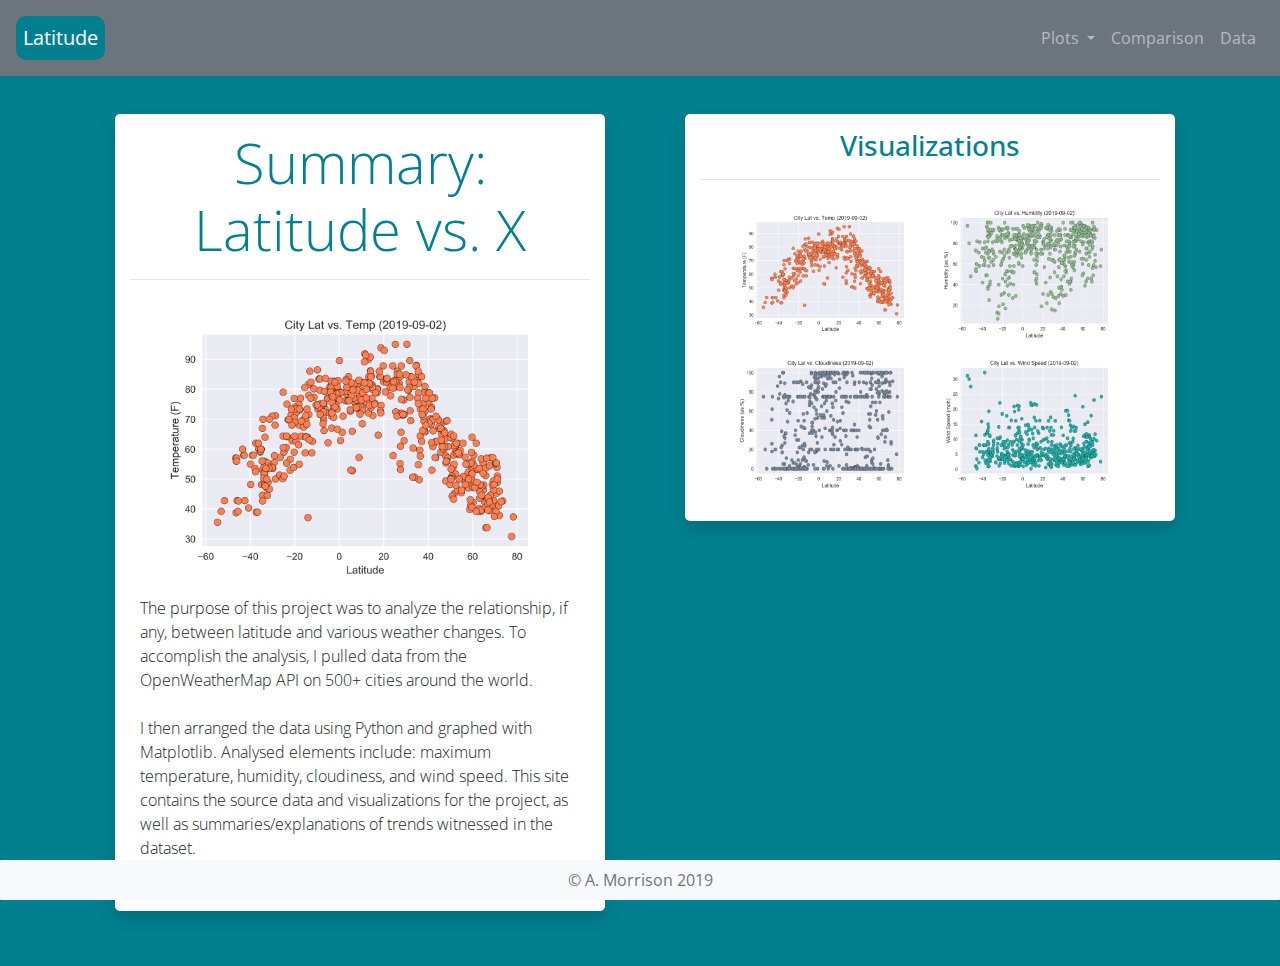
<file: index.html>
<!DOCTYPE html>
<html lang="en-us">

<head>
    <meta charset="UTF-8">
    <meta name="viewport" content="width=device-width, initial-scale=1">
    <title>Latitude</title>

    <!-- Bootstrap CDN -->
    <link rel="stylesheet" href="https://stackpath.bootstrapcdn.com/bootstrap/4.3.1/css/bootstrap.min.css"
        integrity="sha384-ggOyR0iXCbMQv3Xipma34MD+dH/1fQ784/j6cY/iJTQUOhcWr7x9JvoRxT2MZw1T" crossorigin="anonymous">


    <!-- Bootstrap Flatly
    <link rel="stylesheet" href="https://stackpath.bootstrapcdn.com/bootswatch/4.3.1/flatly/bootstrap.min.css"> -->

    <!-- custom CSS -->
    <link rel="stylesheet" href="style.css">

    <!-- Bootstrap script-->
    <script src="https://code.jquery.com/jquery-3.3.1.slim.min.js"
        integrity="sha384-q8i/X+965DzO0rT7abK41JStQIAqVgRVzpbzo5smXKp4YfRvH+8abtTE1Pi6jizo"
        crossorigin="anonymous"></script>
    <script src="https://cdnjs.cloudflare.com/ajax/libs/popper.js/1.14.7/umd/popper.min.js"
        integrity="sha384-UO2eT0CpHqdSJQ6hJty5KVphtPhzWj9WO1clHTMGa3JDZwrnQq4sF86dIHNDz0W1"
        crossorigin="anonymous"></script>
    <script src="https://stackpath.bootstrapcdn.com/bootstrap/4.3.1/js/bootstrap.min.js"
        integrity="sha384-JjSmVgyd0p3pXB1rRibZUAYoIIy6OrQ6VrjIEaFf/nJGzIxFDsf4x0xIM+B07jRM"
        crossorigin="anonymous"></script>
        
</head>

<body>
    <!-- navigation bar -->
    <nav class="navbar shadow-sm justify-content-between p-3 mb-2 mx-auto static-top navbar-expand-xl navbar-dark bg-secondary">
        <a class="navbar navbar-brand mr-auto" href="#">Latitude</a>
        <button class="navbar-toggler" type="button" data-toggle="collapse" data-target="#navbarNavDropdown"
            aria-controls="navbarNavDropdown" aria-expanded="false" aria-label="Toggle navigation">
            <span class="navbar-toggler-icon"></span>
        </button>
        <div class="collapse navbar-collapse justify-content-between" id="navbarNavDropdown">
            <ul class="navbar-nav ml-auto">
                <li class="nav-item dropdown">
                    <a class="nav-link dropdown-toggle" href="#" id="navbarDropdownMenuLink" role="button"
                        data-toggle="dropdown" aria-haspopup="true" aria-expanded="true">Plots
                    </a>
                    <div class="dropdown-menu" aria-labelledby="navbarDropdownMenuLink">
                        <a class="dropdown-item" href="visualizations/vis_temp.html">Max Temperature</a>
                        <a class="dropdown-item" href="visualizations/vis_humidity.html">Humidity</a>
                        <a class="dropdown-item" href="visualizations/vis_cloudiness.html">Cloudiness</a>
                        <a class="dropdown-item" href="visualizations/vis_wind.html">Wind Speed</a>
                    </div>
                </li>
                <li class="nav-item">
                    <a class="nav-link" href="comparisons.html">Comparison</a>
                </li>
                <li class="nav-item">
                    <a class="nav-link" href="data.html">Data</a>
                </li>
            </ul>
        </div>
    </nav>
    <!--end navigation bar-->

    <main role="main" class="container">
        <div class="parent-container d-flex">
            <div class='row parent'>
            
                <!-- left box -->
                <div class="col-md-6" id='left'>
                    <div class="container">
                        <div class="flex shadow box">
                            <h3 class="text-center display-4">Summary: <small class='text-muted'></small>Latitude vs. X</small></h3>
                            <hr>
                            <div class="text-left">
                                <div class="container mx-auto">
                                <a href="visualizations/vis_temp.html"><img src="assets/lat_temp.png" width=600 height=450 alt="Latitude v. Max Temp"
                                    class="img-fluid float-bottom"></a></div>
                                <p class="lead">The purpose of this project was to analyze the relationship, if any, between latitude
                                    and various weather changes. To accomplish the analysis, I pulled data from the
                                    OpenWeatherMap
                                    API
                                    on 500+ cities around the world. <br><br>

                                    I then arranged the data using Python and graphed with Matplotlib. Analysed elements
                                    include:
                                    maximum temperature,
                                    humidity, cloudiness, and wind speed. This site contains the source data and
                                    visualizations
                                    for
                                    the
                                    project, as well
                                    as summaries/explanations of trends witnessed in the dataset.
                                </p>
                            </div>
                        </div>
                    </div>
                </div>
            

                <!-- right box (thumbnails) -->
                <div class="col-md-6" id="right">
                    <div class="container">
                        <div class="shadow box">
                            <h3 class="text-center">Visualizations</h3>
                            <hr>
                            <div class="text-center">
                            
                                <!-- row 1 of img -->
                                <a href="visualizations/vis_temp.html"><img src="assets/lat_temp.png" class="img-fluid" width=200 height=150 alt="Latitude v. Max Temp"></a>
                                <a href="visualizations/vis_humidity.html"><img src="assets/lat_humid.png" width=200 height=150 alt="Latitude v. Humidity"></a><br>

                                <!-- row 2 of img -->
                                <a href="visualizations/vis_cloudiness.html"><img src="assets/lat_cloudiness.png" width=200 height=150 alt="Latitude v. Cloudiness"></a>
                                <a href="visualizations/vis_wind.html"><img src="assets/lat_wind.png" width=200 height=150 alt="Latitude v. Wind Speed"></a>
                            </div>
                        </div>
                    </div>
                </div>
            </div>
        </div>
    </main>

    <!-- footer container -->
    <div class="d-flex flex-column sticky-footer-wrapper">
        <nav class="navbar fixed-bottom navbar-light bg-light p-0">
            <a class="navbar-text text-muted mx-auto">© A. Morrison 2019</a>
        </nav>
    </div>

</body>

</html>
</file>
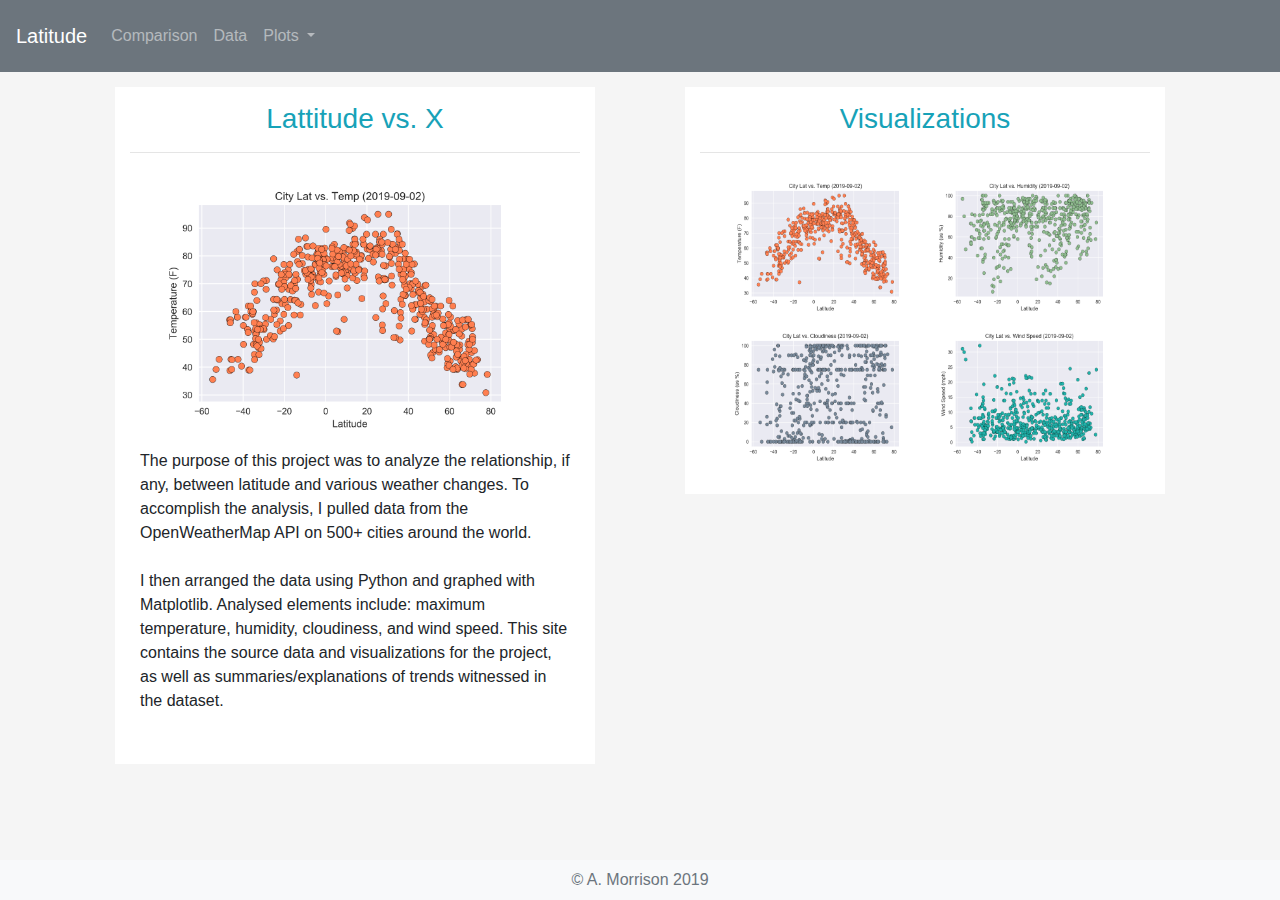
<file: WebVisualizations/index.html>
<!DOCTYPE html>
<html lang="en-us">

<head>
    <meta charset="UTF-8">
    <title>Latitude</title>

    <!-- Bootstrap CDN -->
    <link rel="stylesheet" href="https://stackpath.bootstrapcdn.com/bootstrap/4.3.1/css/bootstrap.min.css"
        integrity="sha384-ggOyR0iXCbMQv3Xipma34MD+dH/1fQ784/j6cY/iJTQUOhcWr7x9JvoRxT2MZw1T" crossorigin="anonymous">


    <!-- Bootstrap Flatly
    <link rel="stylesheet" href="https://stackpath.bootstrapcdn.com/bootswatch/4.3.1/flatly/bootstrap.min.css"> -->

    <!-- custom CSS -->
    <link rel="stylesheet" href="style.css">

    <!-- JScript for Bootstrap -->
    <script src="https://code.jquery.com/jquery-3.3.1.slim.min.js"
        integrity="sha384-q8i/X+965DzO0rT7abK41JStQIAqVgRVzpbzo5smXKp4YfRvH+8abtTE1Pi6jizo"
        crossorigin="anonymous"></script>
    <script src="https://cdnjs.cloudflare.com/ajax/libs/popper.js/1.14.7/umd/popper.min.js"
        integrity="sha384-UO2eT0CpHqdSJQ6hJty5KVphtPhzWj9WO1clHTMGa3JDZwrnQq4sF86dIHNDz0W1"
        crossorigin="anonymous"></script>
    <script src="https://stackpath.bootstrapcdn.com/bootstrap/4.3.1/js/bootstrap.min.js"
        integrity="sha384-JjSmVgyd0p3pXB1rRibZUAYoIIy6OrQ6VrjIEaFf/nJGzIxFDsf4x0xIM+B07jRM"
        crossorigin="anonymous"></script>
</head>

<body>
    <!-- navigation bar -->
    <nav class="navbar p-3 mx-auto static-top navbar-expand-xl navbar-dark bg-secondary">
        <a class="navbar-brand" href="#">Latitude</a>
        <button class="navbar-toggler" type="button" data-toggle="collapse" data-target="#navbarNavDropdown"
            aria-controls="navbarNavDropdown" aria-expanded="false" aria-label="Toggle navigation">
            <span class="navbar-toggler-icon"></span>
        </button>
        <div class="collapse navbar-collapse" id="navbarNavDropdown">
            <ul class="navbar-nav">
                <li class="nav-item">
                    <a class="nav-link" href="comparisons.html">Comparison</a>
                </li>
                <li class="nav-item">
                    <a class="nav-link" href="data.html">Data</a>
                </li>
                <li class="nav-item dropdown">
                    <a class="nav-link dropdown-toggle" href="#" id="navbarDropdownMenuLink" role="button"
                        data-toggle="dropdown" aria-haspopup="true" aria-expanded="true">Plots
                    </a>
                    <div class="dropdown-menu" aria-labelledby="navbarDropdownMenuLink">
                        <a class="dropdown-item" href="visualizations/vis_temp.html">Max Temperature</a>
                        <a class="dropdown-item" href="visualizations/vis_humidity.html">Humidity</a>
                        <a class="dropdown-item" href="visualizations/vis_cloudiness.html">Cloudiness</a>
                        <a class="dropdown-item" href="visualizations/vis_wind.html">Wind Speed</a>
                    </div>
                </li>
            </ul>
        </div>
    </nav>

    <main role="main" class="container">
        <div class="parent-container d-flex">
            <div class='row parent'>

                <!-- left box -->
                <div class="col-md-6" id='left'>
                    <div class="container">
                        <div class="box">
                            <h3 class="text-center">Lattitude vs. X</h3>
                            <hr>
                            <div class="text-left">
                                <div class="container mx-auto">
                                <img src="assets/lat_temp.png" width=400 height=300 alt="Latitude v. Max Temp"
                                    class="img-fluid float-bottom"></div>
                                <p>The purpose of this project was to analyze the relationship, if any, between latitude
                                    and various weather changes. To accomplish the analysis, I pulled data from the
                                    OpenWeatherMap
                                    API
                                    on 500+ cities around the world. <br><br>

                                    I then arranged the data using Python and graphed with Matplotlib. Analysed elements
                                    include:
                                    maximum temperature,
                                    humidity, cloudiness, and wind speed. This site contains the source data and
                                    visualizations
                                    for
                                    the
                                    project, as well
                                    as summaries/explanations of trends witnessed in the dataset.
                                </p>
                            </div>
                        </div>
                    </div>
                </div>

                <!-- right box (thumbnails) -->
                <div class="col-md-6" id="right">
                    <div class="container">
                        <div class="box">
                            <h3 class="text-center">Visualizations</h3>
                            <hr>
                            <div class="text-center">
                                <!-- row 1 of img -->
                                <img src="assets/lat_temp.png" width=200 height=150 alt="Latitude v. Max Temp">
                                <img src="assets/lat_humid.png" width=200 height=150 alt="Latitude v. Humidity"><br>

                                <!-- row 2 of img -->
                                <img src="assets/lat_cloudiness.png" width=200 height=150 alt="Latitude v. Cloudiness">
                                <img src="assets/lat_wind.png" width=200 height=150 alt="Latitude v. Wind Speed">
                            </div>
                        </div>
                    </div>
                </div>
            </div>
        </div>
    </main>

    <!-- footer container -->
    <div class="d-flex flex-column sticky-footer-wrapper">
        <nav class="navbar fixed-bottom navbar-light bg-light p-0">
            <a class="navbar-text text-muted mx-auto">© A. Morrison 2019</a>
        </nav>
    </div>

</body>

</html>
</file>
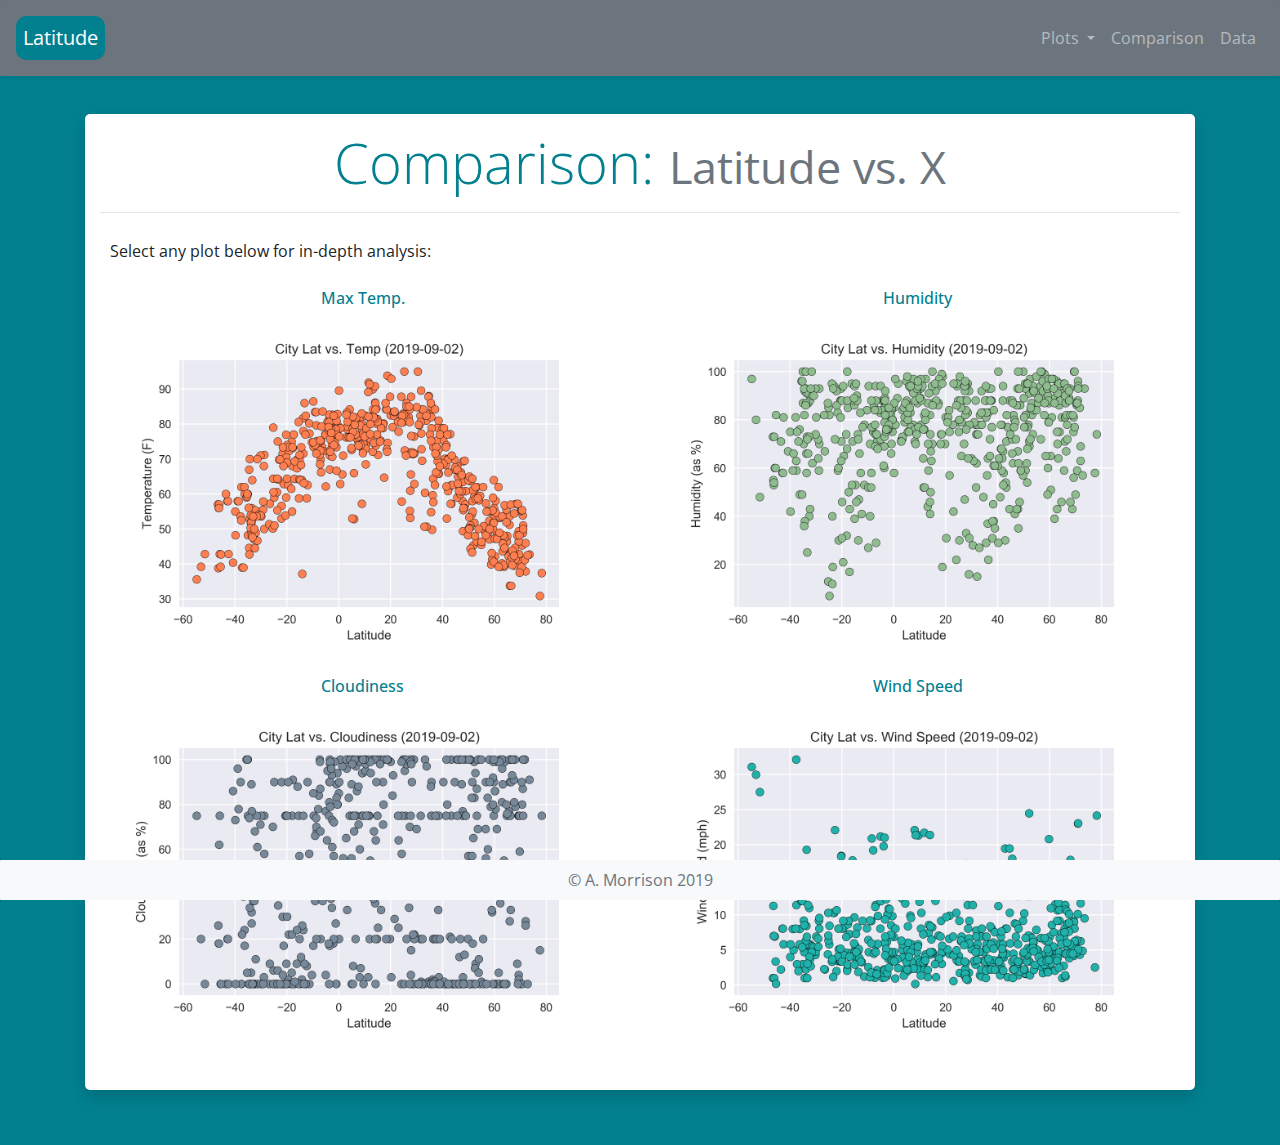
<file: comparisons.html>
<!DOCTYPE html>
<html lang="en-us">

<head>
    <meta charset="UTF-8">
    <meta name="viewport" content="width=device-width, initial-scale=1">
    <title>Comparison</title>

    <!-- Bootstrap CDN -->
    <link rel="stylesheet" href="https://stackpath.bootstrapcdn.com/bootstrap/4.3.1/css/bootstrap.min.css"
        integrity="sha384-ggOyR0iXCbMQv3Xipma34MD+dH/1fQ784/j6cY/iJTQUOhcWr7x9JvoRxT2MZw1T" crossorigin="anonymous">


    <!-- Bootstrap Flatly
    <link rel="stylesheet" href="https://stackpath.bootstrapcdn.com/bootswatch/4.3.1/flatly/bootstrap.min.css"> -->

    <!-- custom CSS -->
    <link rel="stylesheet" href="style.css">

    <!-- JScript for Bootstrap -->
    <script src="https://code.jquery.com/jquery-3.3.1.slim.min.js"
        integrity="sha384-q8i/X+965DzO0rT7abK41JStQIAqVgRVzpbzo5smXKp4YfRvH+8abtTE1Pi6jizo"
        crossorigin="anonymous"></script>
    <script src="https://cdnjs.cloudflare.com/ajax/libs/popper.js/1.14.7/umd/popper.min.js"
        integrity="sha384-UO2eT0CpHqdSJQ6hJty5KVphtPhzWj9WO1clHTMGa3JDZwrnQq4sF86dIHNDz0W1"
        crossorigin="anonymous"></script>
    <script src="https://stackpath.bootstrapcdn.com/bootstrap/4.3.1/js/bootstrap.min.js"
        integrity="sha384-JjSmVgyd0p3pXB1rRibZUAYoIIy6OrQ6VrjIEaFf/nJGzIxFDsf4x0xIM+B07jRM"
        crossorigin="anonymous"></script>
</head>

<body>
    <!-- navigation bar -->
    <nav
        class="navbar shadow-sm justify-content-between p-3 mb-2 mx-auto static-top navbar-expand-xl navbar-dark bg-secondary">
        <a class="navbar navbar-brand mr-auto" href="index.html">Latitude</a>
        <button class="navbar-toggler" type="button" data-toggle="collapse" data-target="#navbarNavDropdown"
            aria-controls="navbarNavDropdown" aria-expanded="false" aria-label="Toggle navigation">
            <span class="navbar-toggler-icon"></span>
        </button>
        <div class="collapse navbar-collapse justify-content-between" id="navbarNavDropdown">
            <ul class="navbar-nav ml-auto">
                <li class="nav-item dropdown">
                    <a class="nav-link dropdown-toggle" href="#" id="navbarDropdownMenuLink" role="button"
                        data-toggle="dropdown" aria-haspopup="true" aria-expanded="true">Plots
                    </a>
                    <div class="dropdown-menu" aria-labelledby="navbarDropdownMenuLink">
                        <a class="dropdown-item" href="visualizations/vis_temp.html">Max Temperature</a>
                        <a class="dropdown-item" href="visualizations/vis_humidity.html">Humidity</a>
                        <a class="dropdown-item" href="visualizations/vis_cloudiness.html">Cloudiness</a>
                        <a class="dropdown-item" href="visualizations/vis_wind.html">Wind Speed</a>
                    </div>
                </li>
                <li class="nav-item">
                    <a class="nav-link" href="comparisons.html">Comparison</a>
                </li>
                <li class="nav-item">
                    <a class="nav-link" href="data.html">Data</a>
                </li>

            </ul>
        </div>
    </nav>
    <!--end navigation bar-->

    <main role="main" class="container">

        <div class="shadow box mx-auto center-block" id="center">
            <h3 class="text-center display-4">Comparison: <small class='text-muted'>Latitude vs. X</small></h3>
            <hr>
            <p>Select any plot below for in-depth analysis:</p>

            <!-- row 1 -->
            <div class="row center-block text-center">
                <div class="col-md-6 col-xs-2">
                    <h6>Max Temp.</h6>
                    <a href="visualizations/vis_temp.html">
                        <figure class="figure">
                            <img src="assets/lat_temp.png" class="figure-img img-fluid rounded" width=500 height=375
                                alt="Latitude v. Max Temp">
                        </figure>
                    </a>
                </div>
                <div class="col-md-6 col-xs-2">
                    <h6>Humidity</h6>
                    <a href="visualizations/vis_humidity.html">
                        <figure class="figure">
                            <img src="assets/lat_humid.png" class="figure-img img-fluid rounded" width=500 height=375
                                alt="Latitude v. Humidity">
                        </figure>
                    </a>
                </div>
            </div>
            <!-- row 2 -->
            <div class="row center-block text-center">
                <div class="col-md-6 col-xs-2">
                    <h6>Cloudiness</h6>
                    <a href="visualizations/vis_cloudiness.html">
                        <figure class="figure">
                            <img src="assets/lat_cloudiness.png" class="figure-img img-fluid rounded" width=500
                                height=375 alt="Latitude v. Cloudiness">
                        </figure>
                    </a>
                </div>
                <div class="col-md-6 col-xs-2">
                    <h6>Wind Speed</h6>
                    <a href="visualizations/vis_wind.html">
                        <figure class="figure">
                            <img src="assets/lat_wind.png" class="figure-img img-fluid rounded" width=500 height=375
                                alt="Latitude v. Wind Speed">
                        </figure>
                    </a>
                </div>
            </div>
        </div>
        </div>
    </main>

    <!-- footer container -->
    <div class="d-flex flex-column sticky-footer-wrapper">
        <nav class="navbar fixed-bottom navbar-light bg-light p-0">
            <a class="navbar-text text-muted mx-auto">© A. Morrison 2019</a>
        </nav>
    </div>

</body>

</html>
</file>
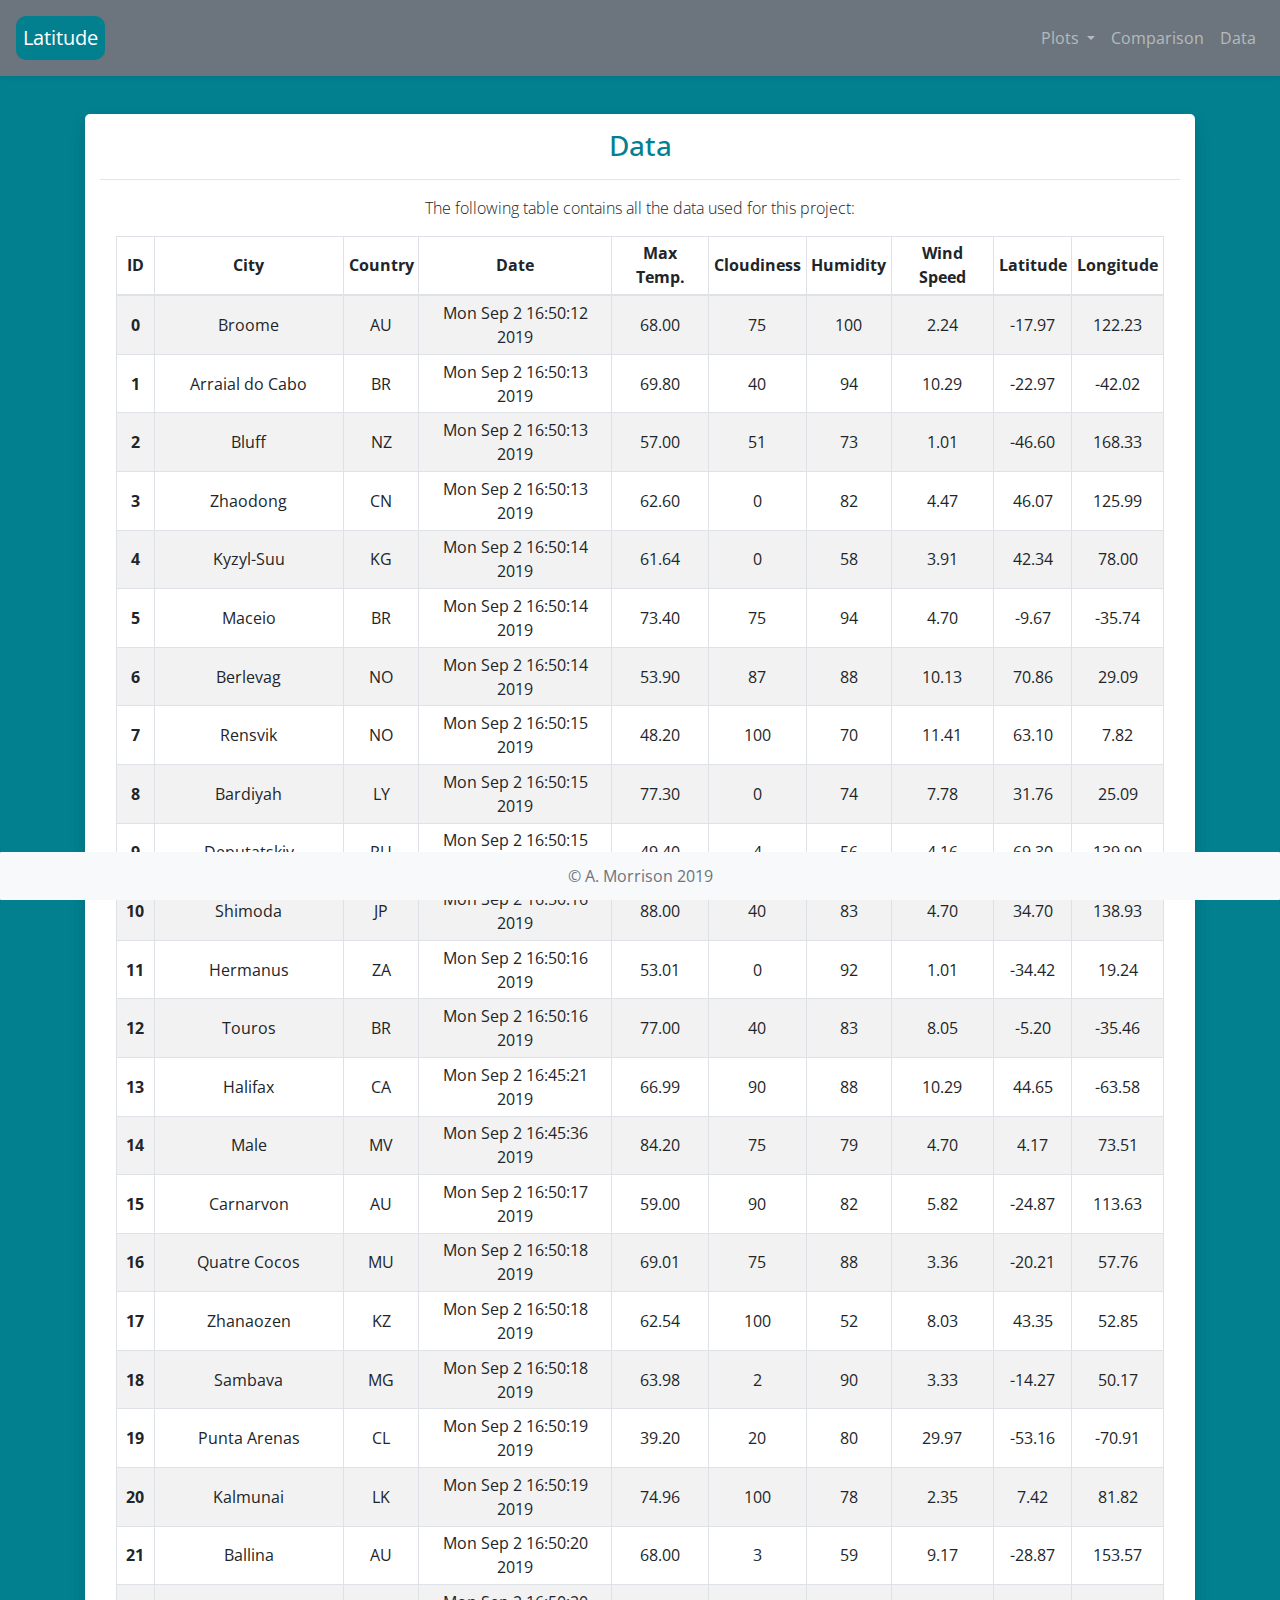
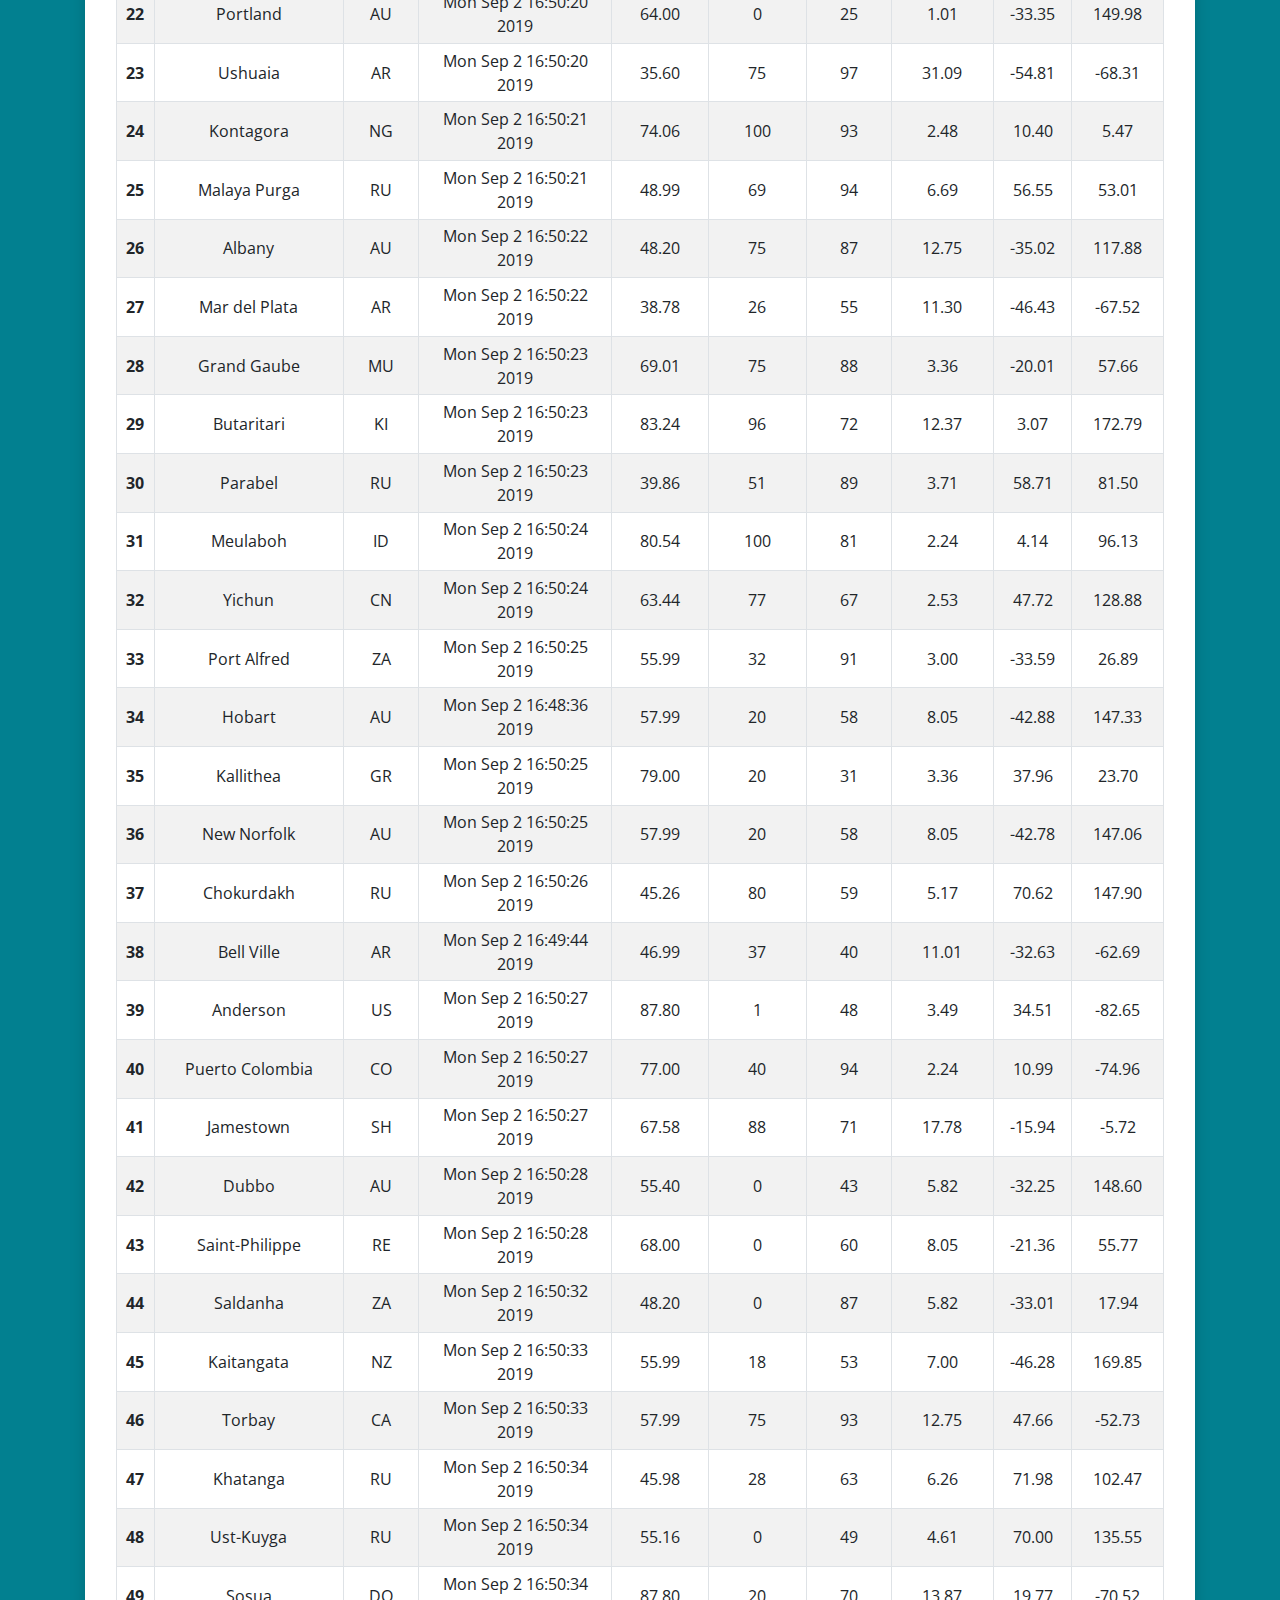
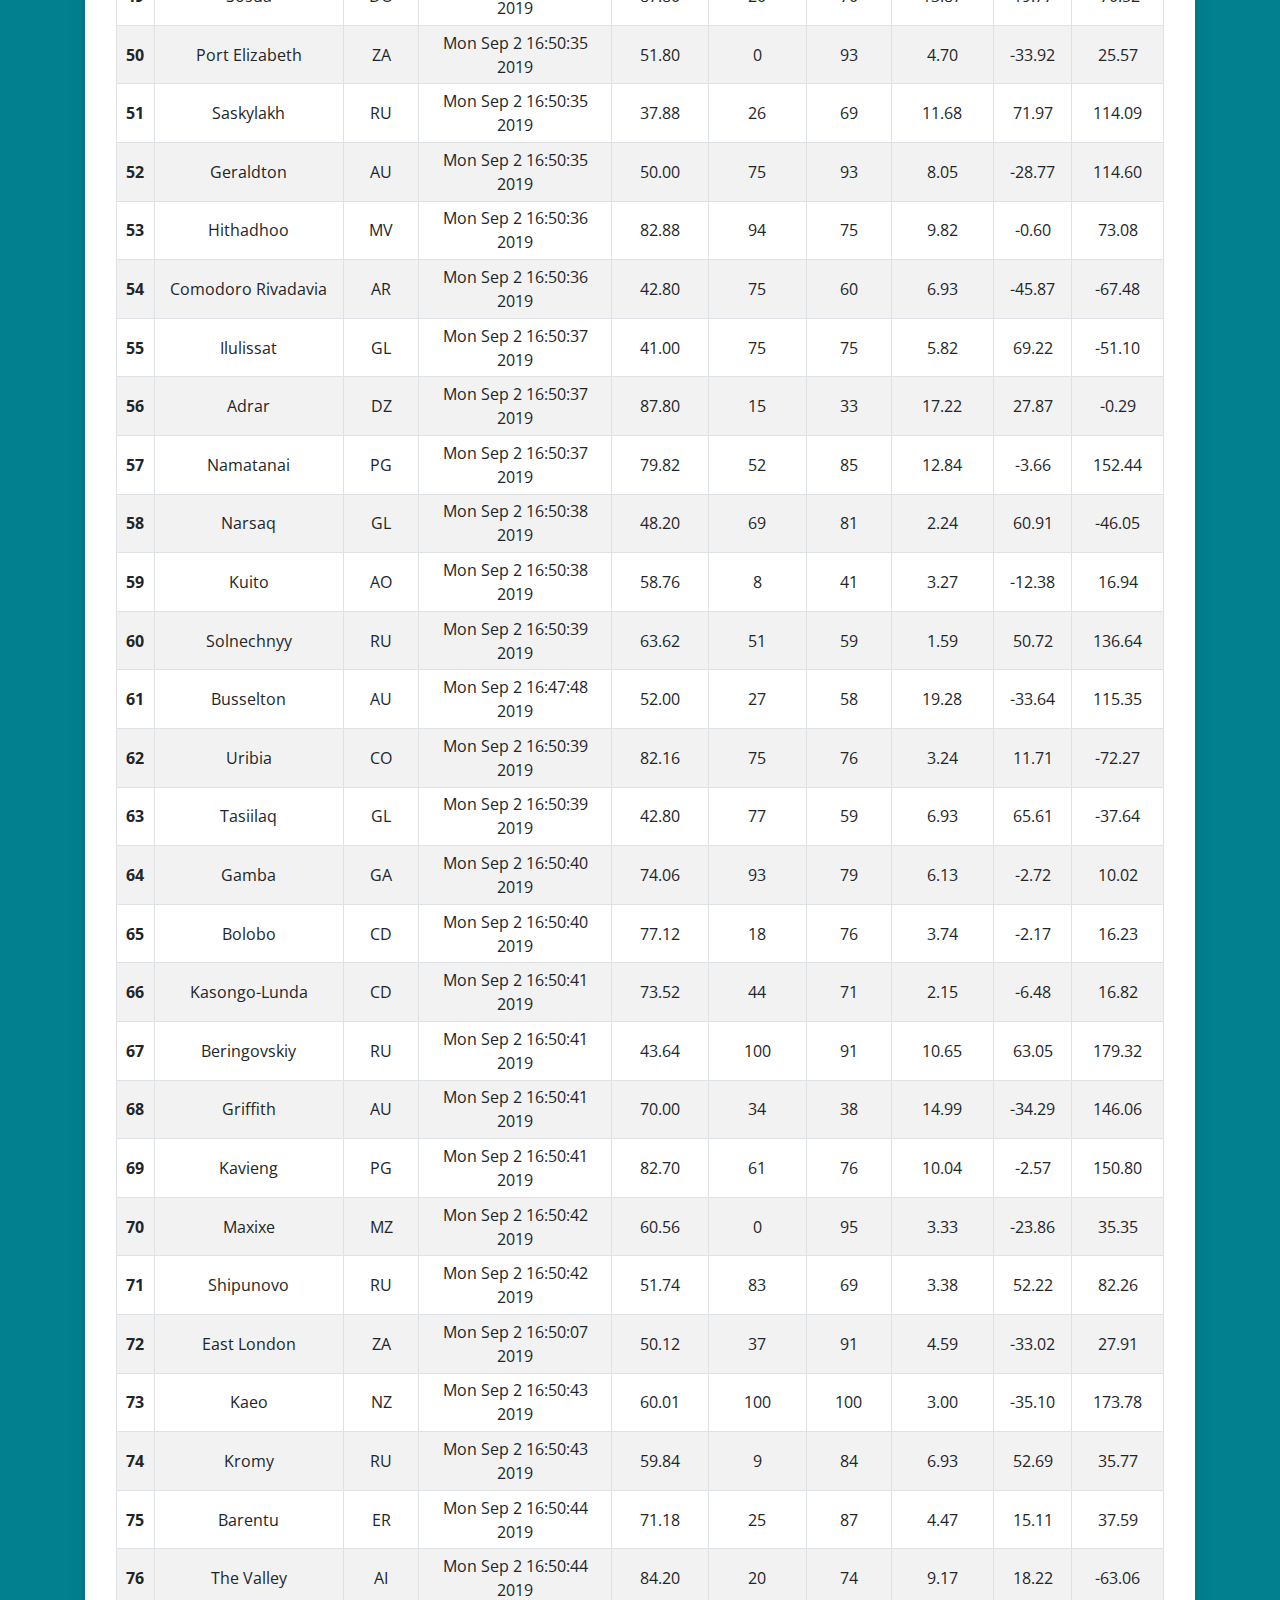
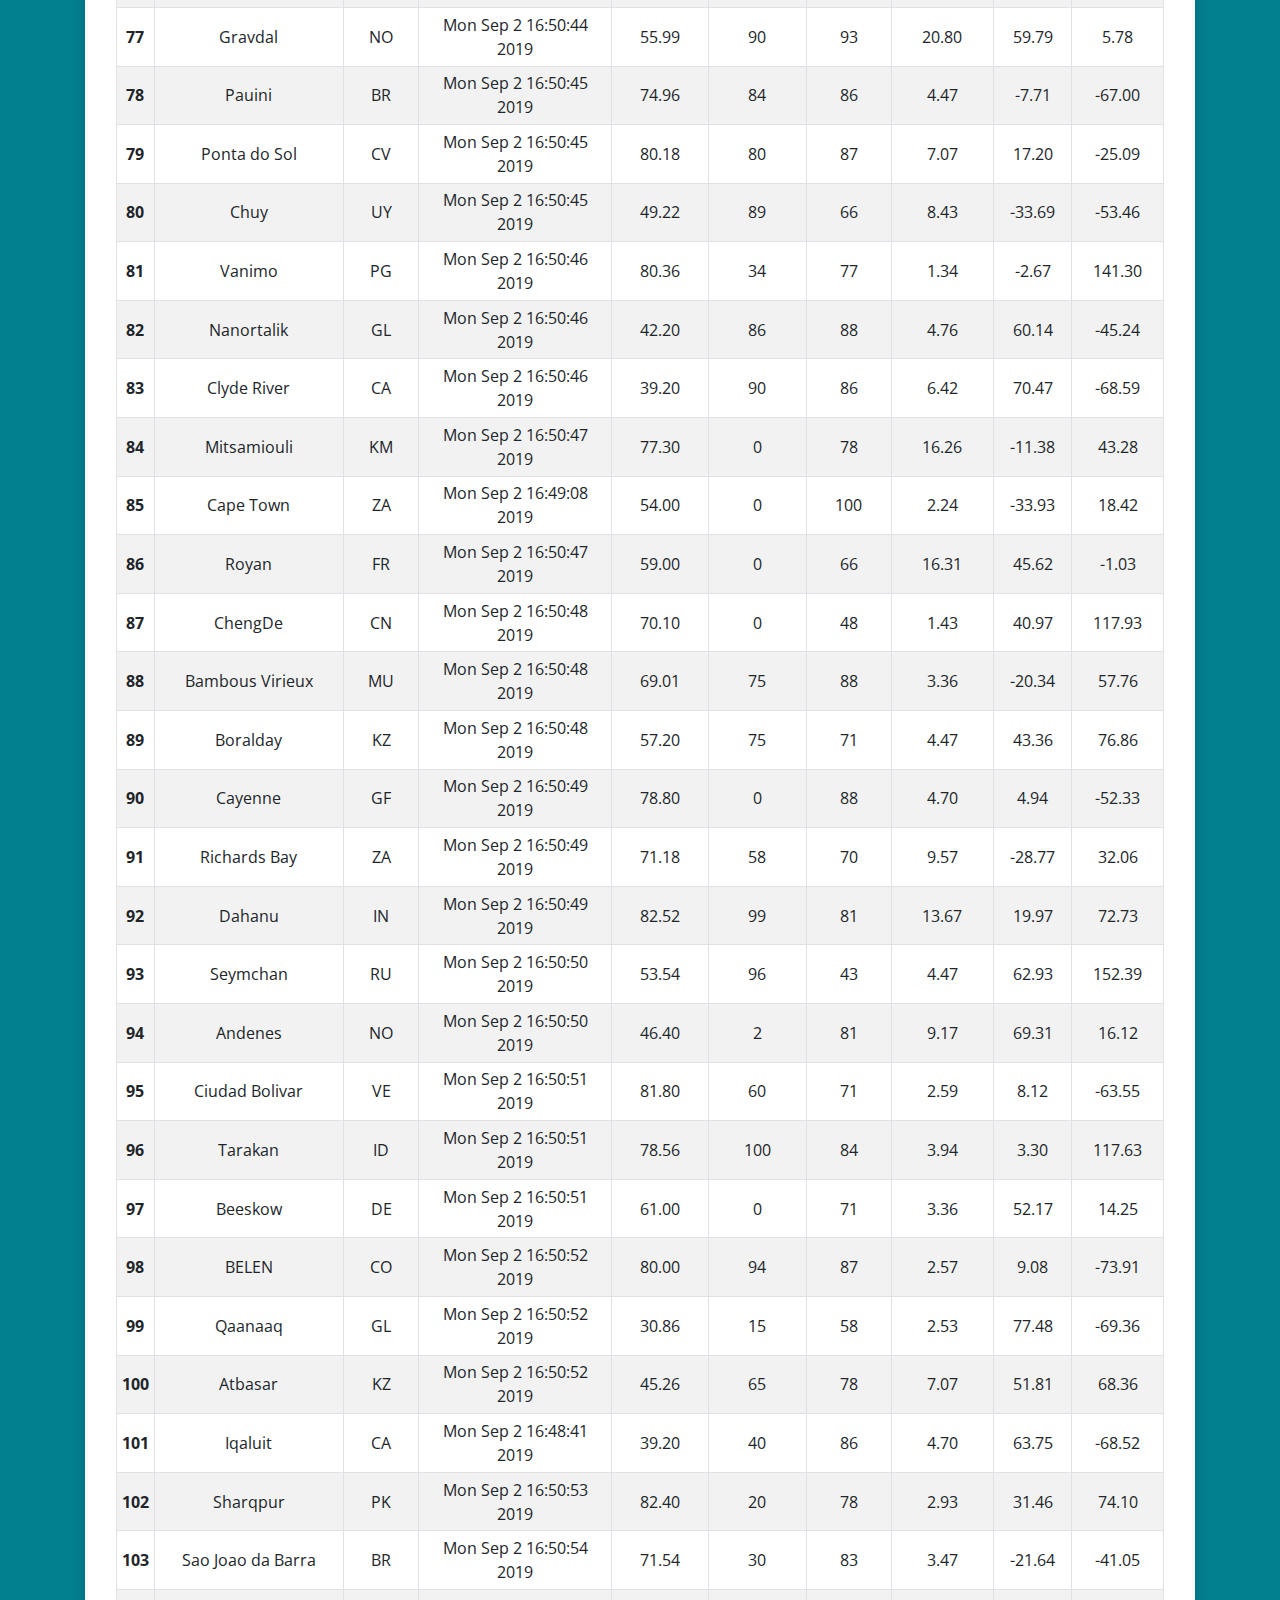
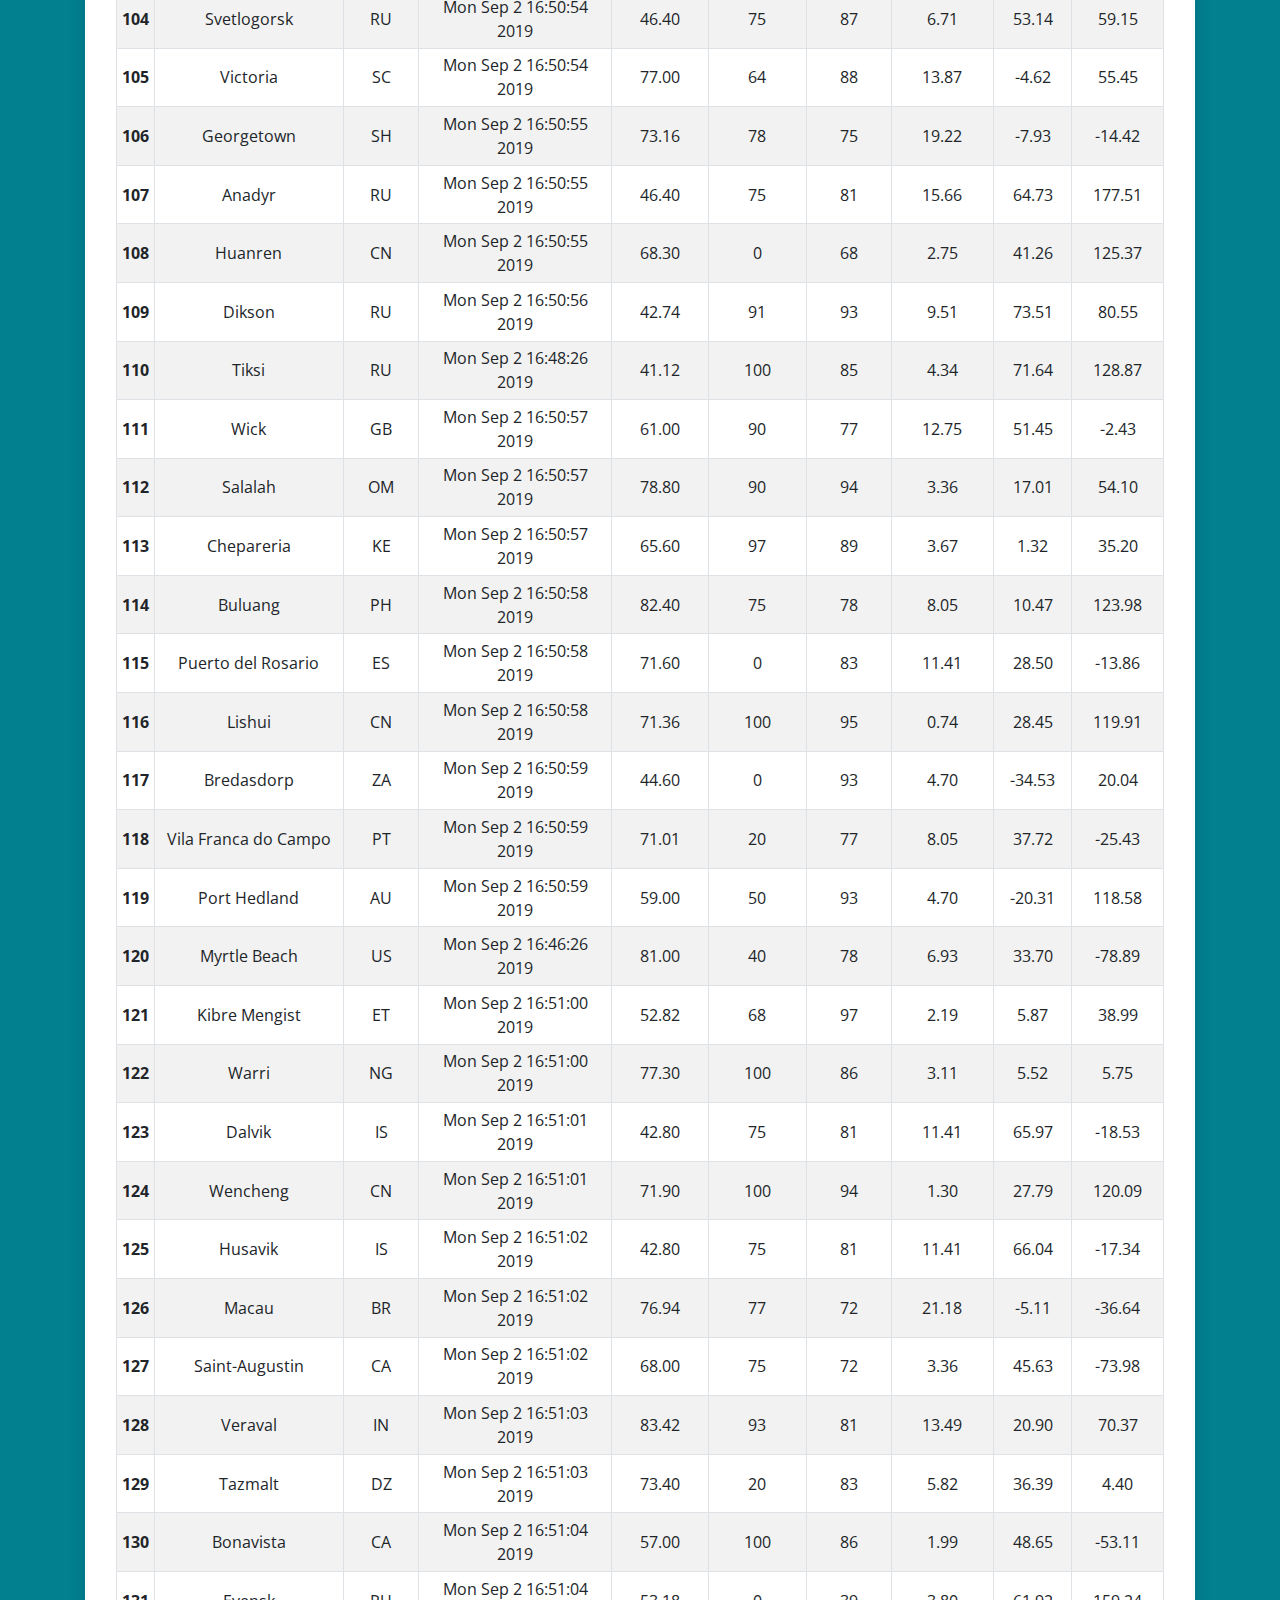
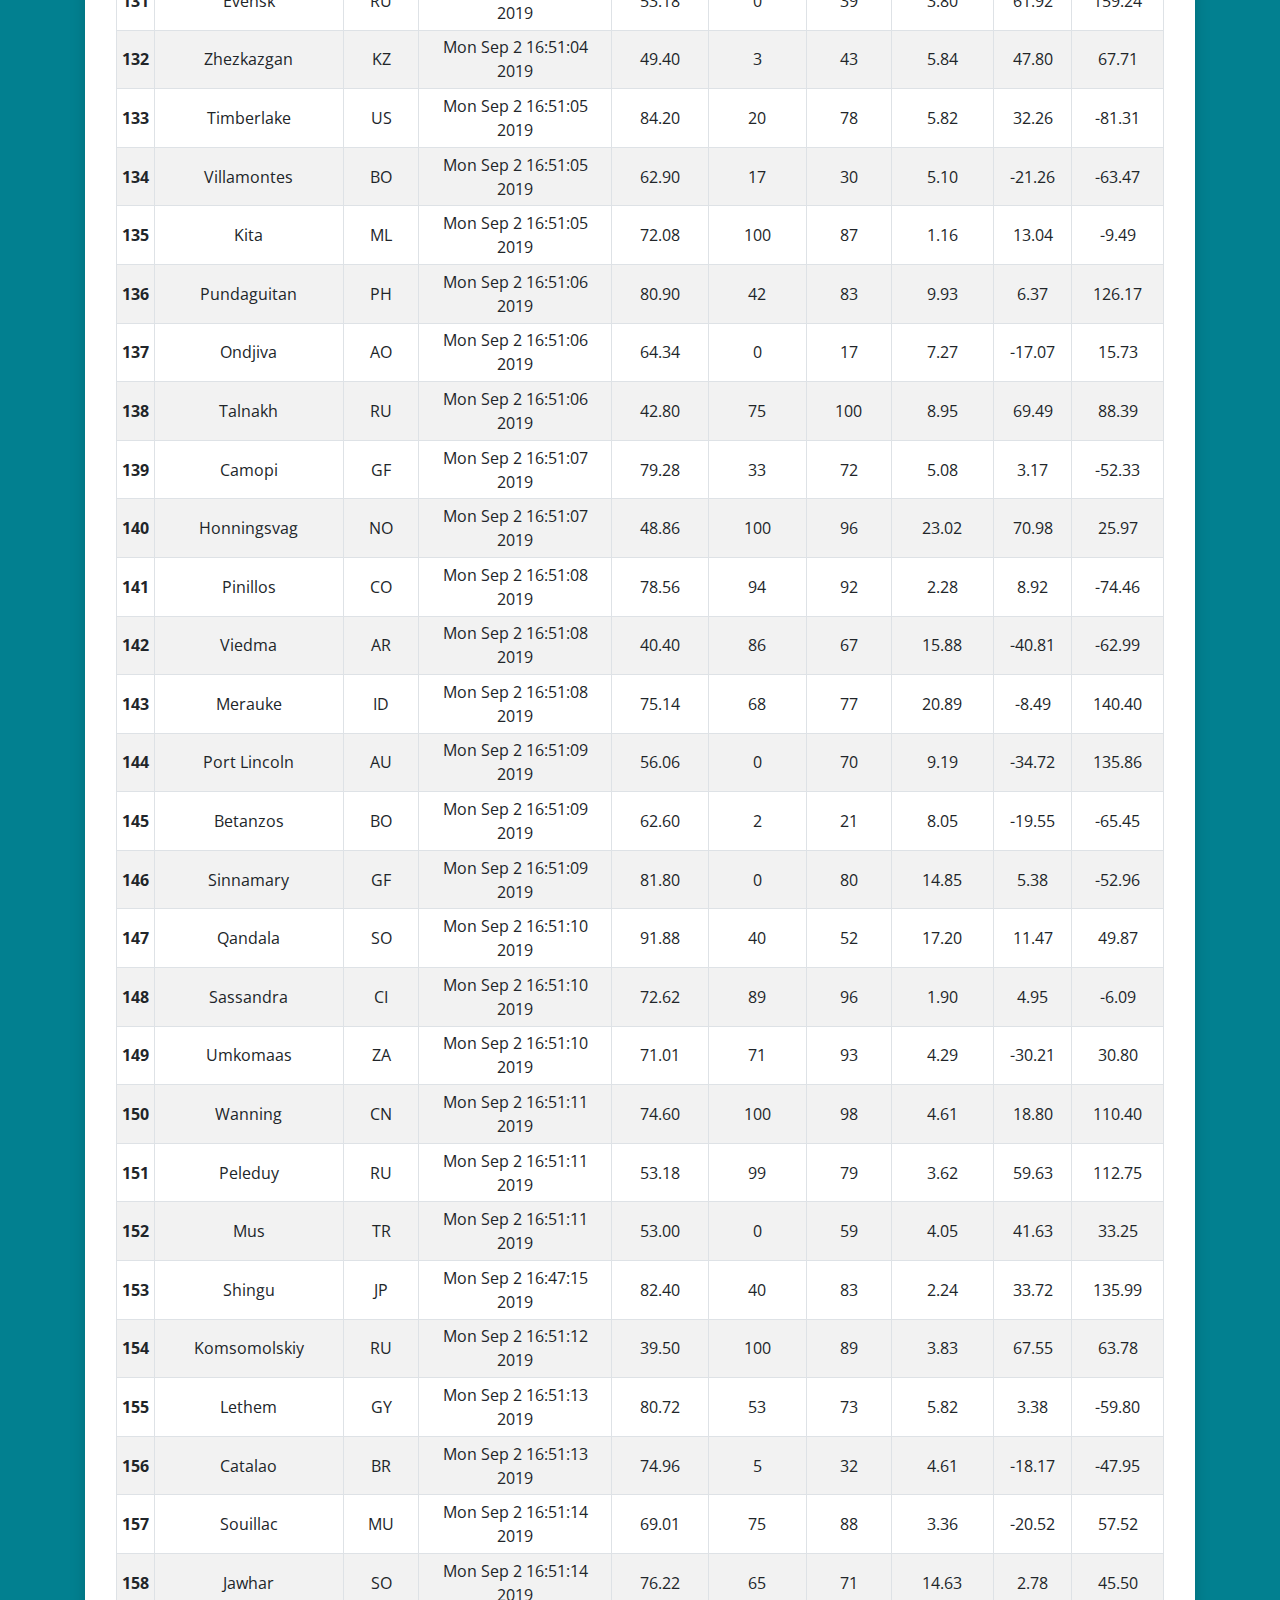
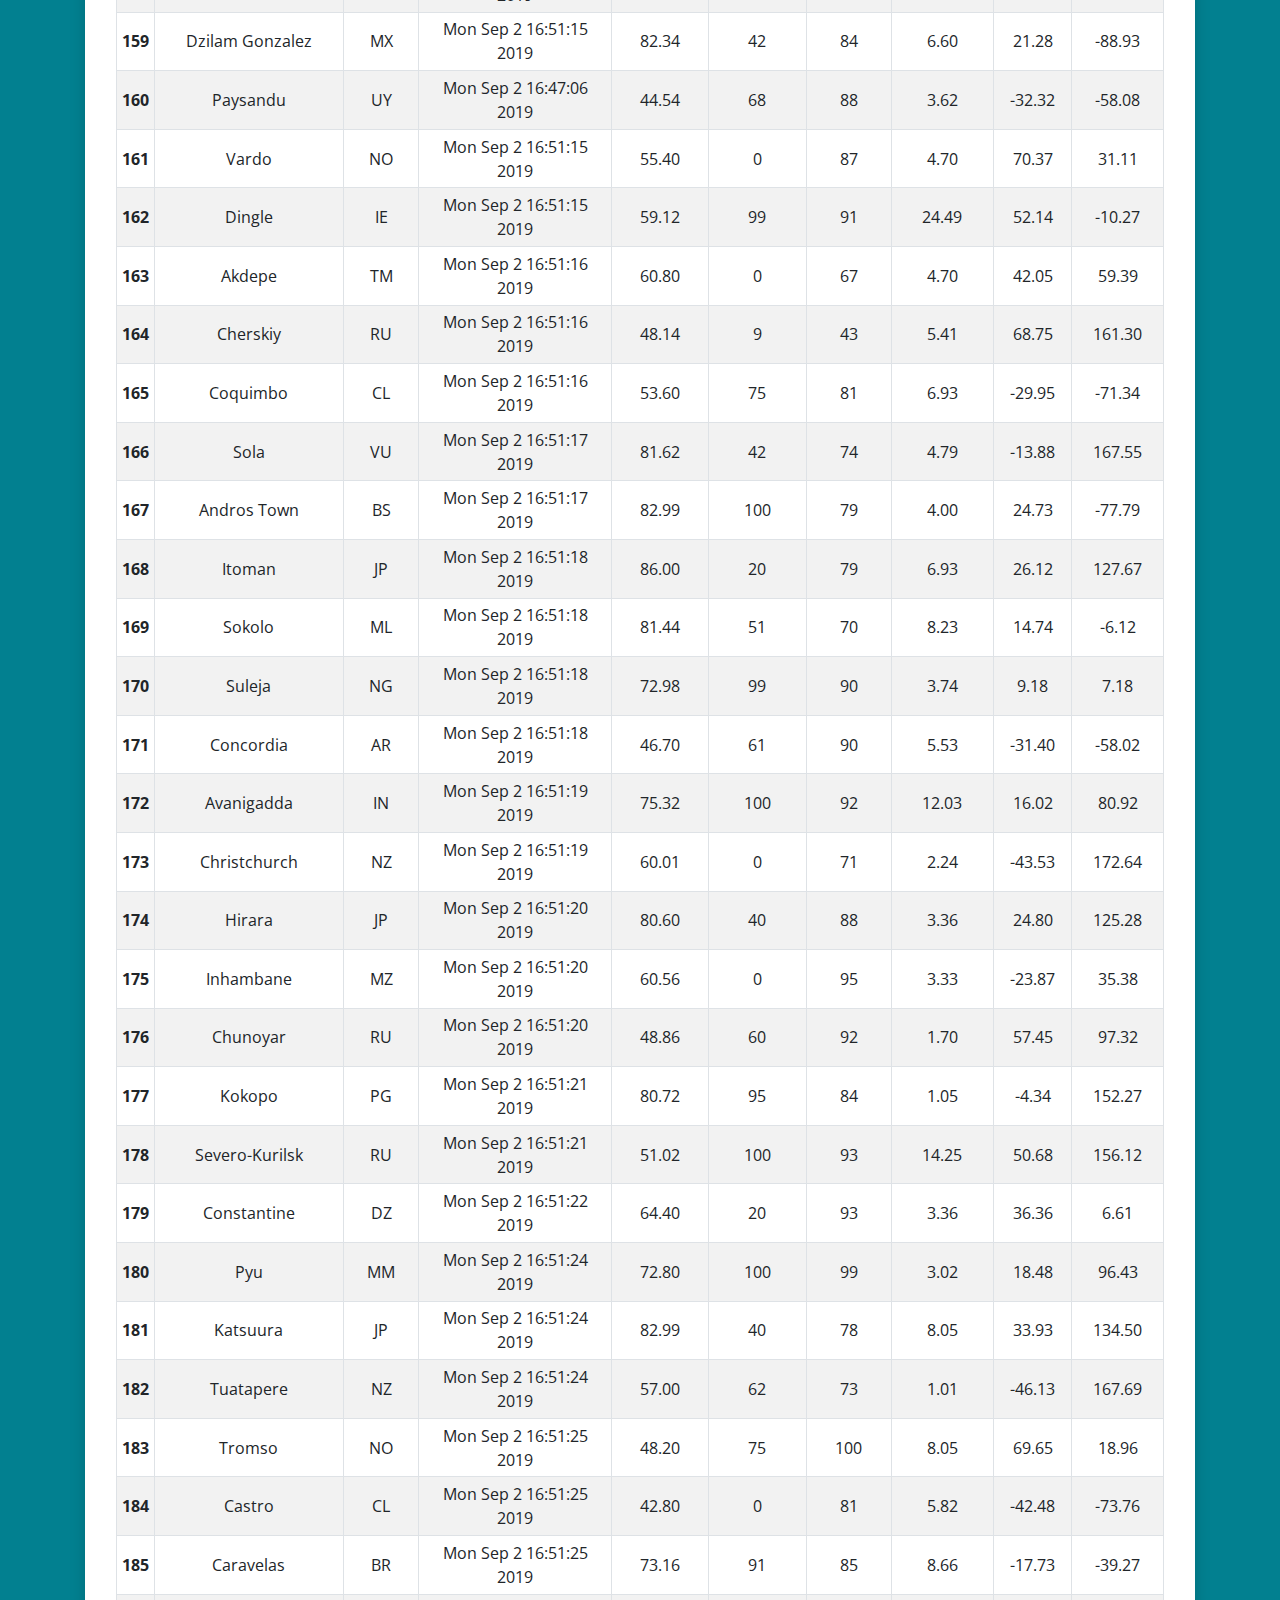
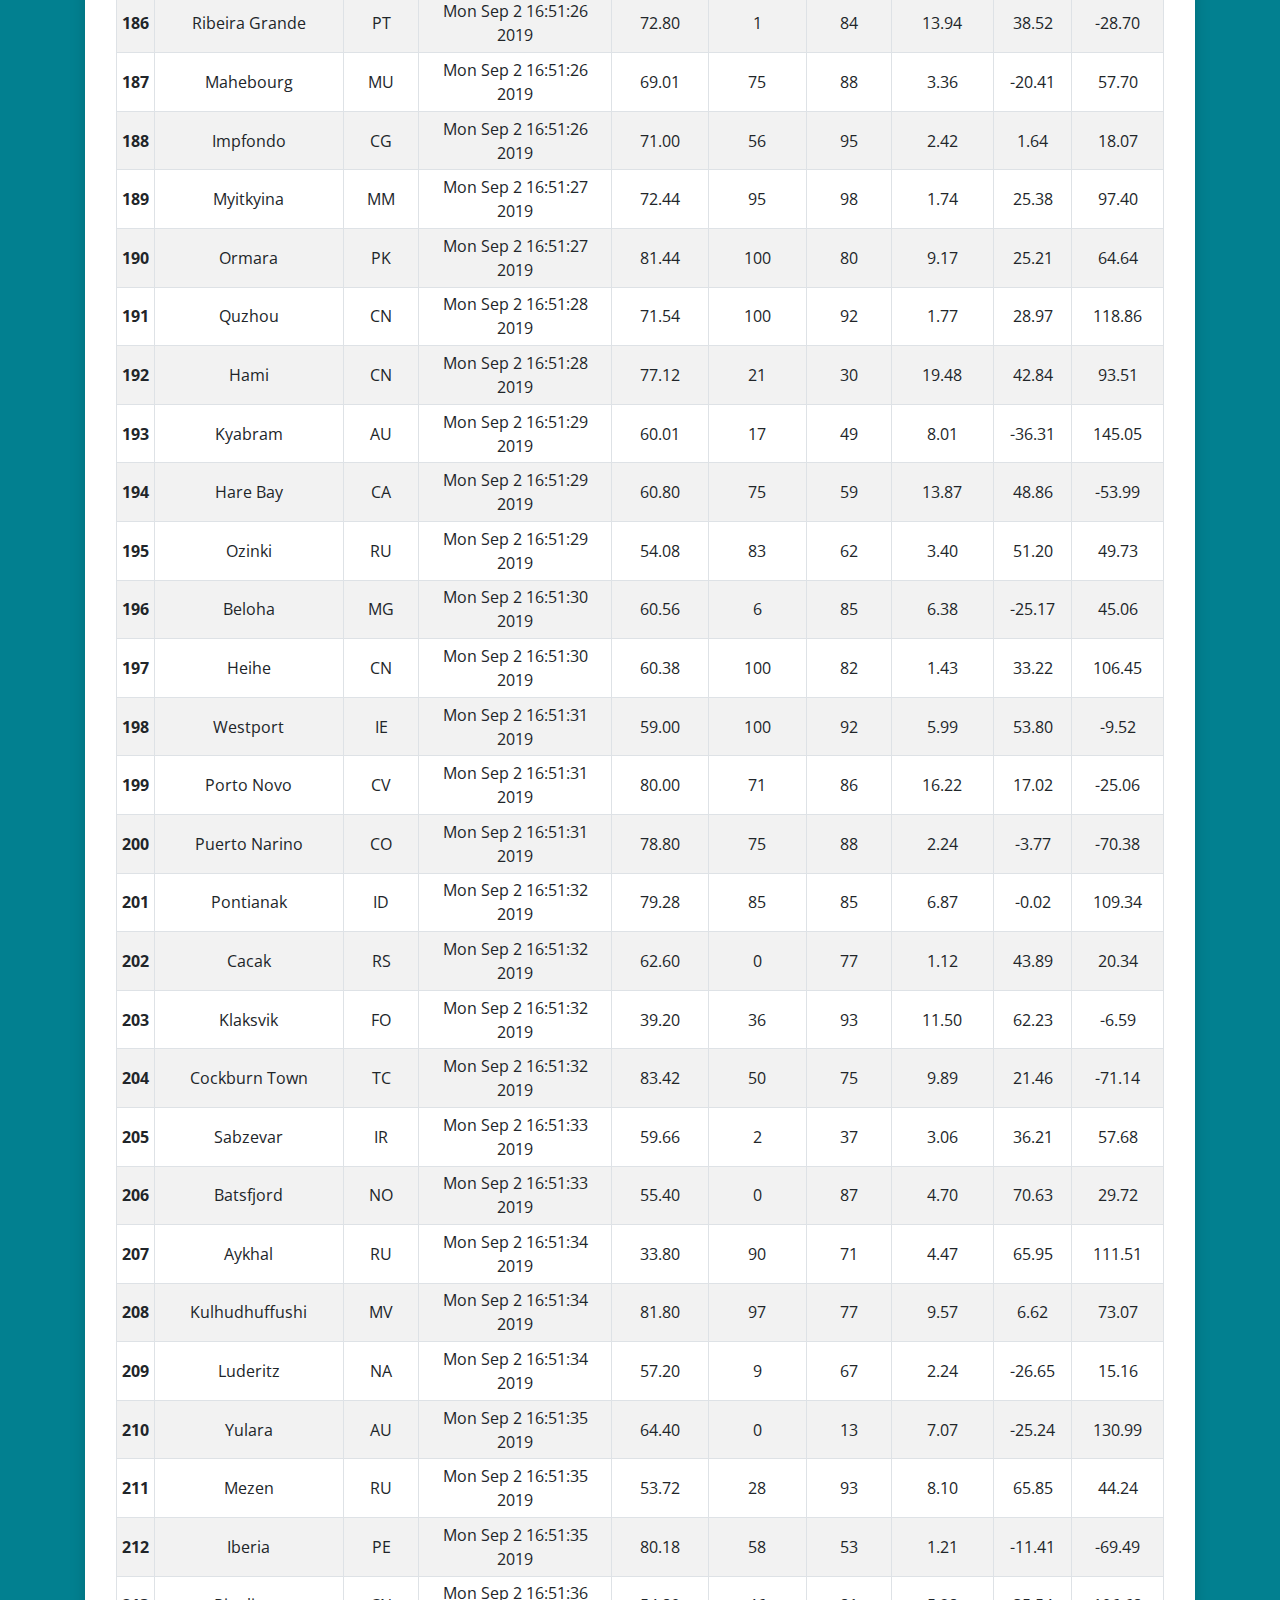
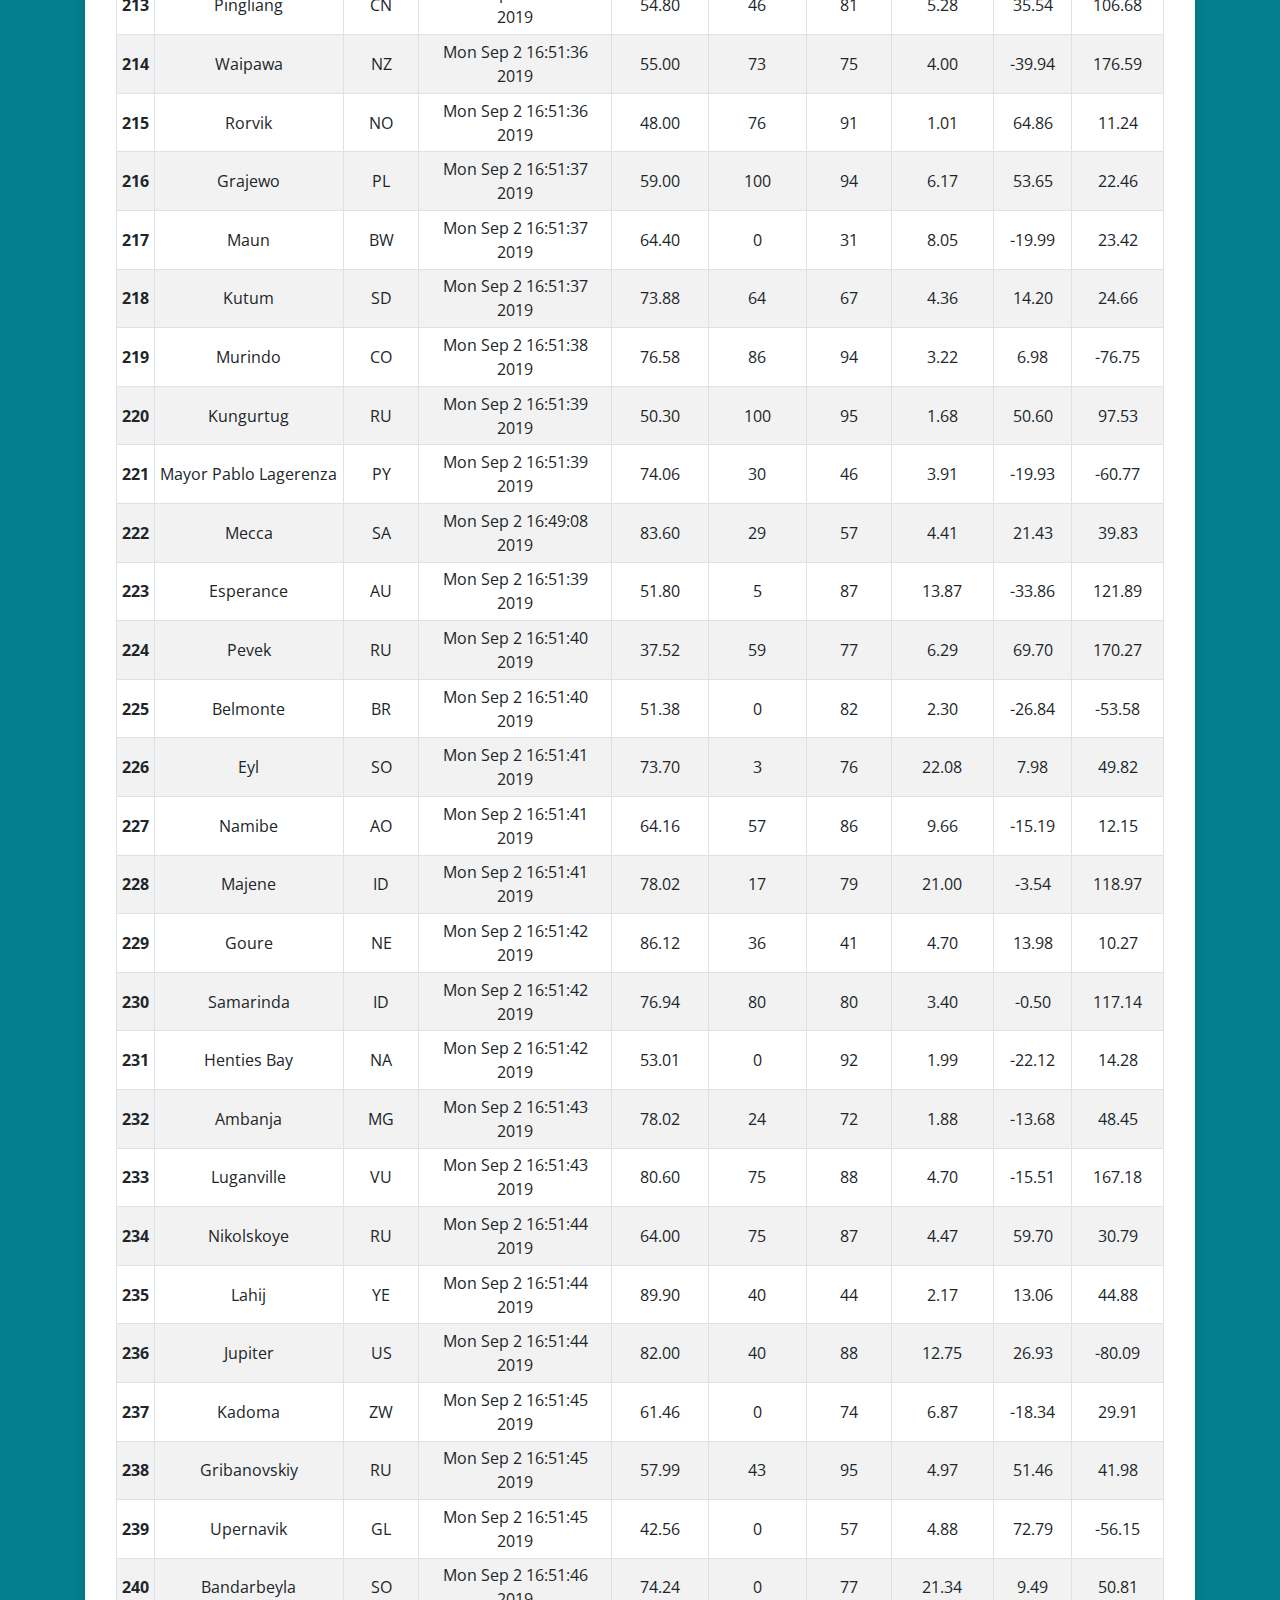
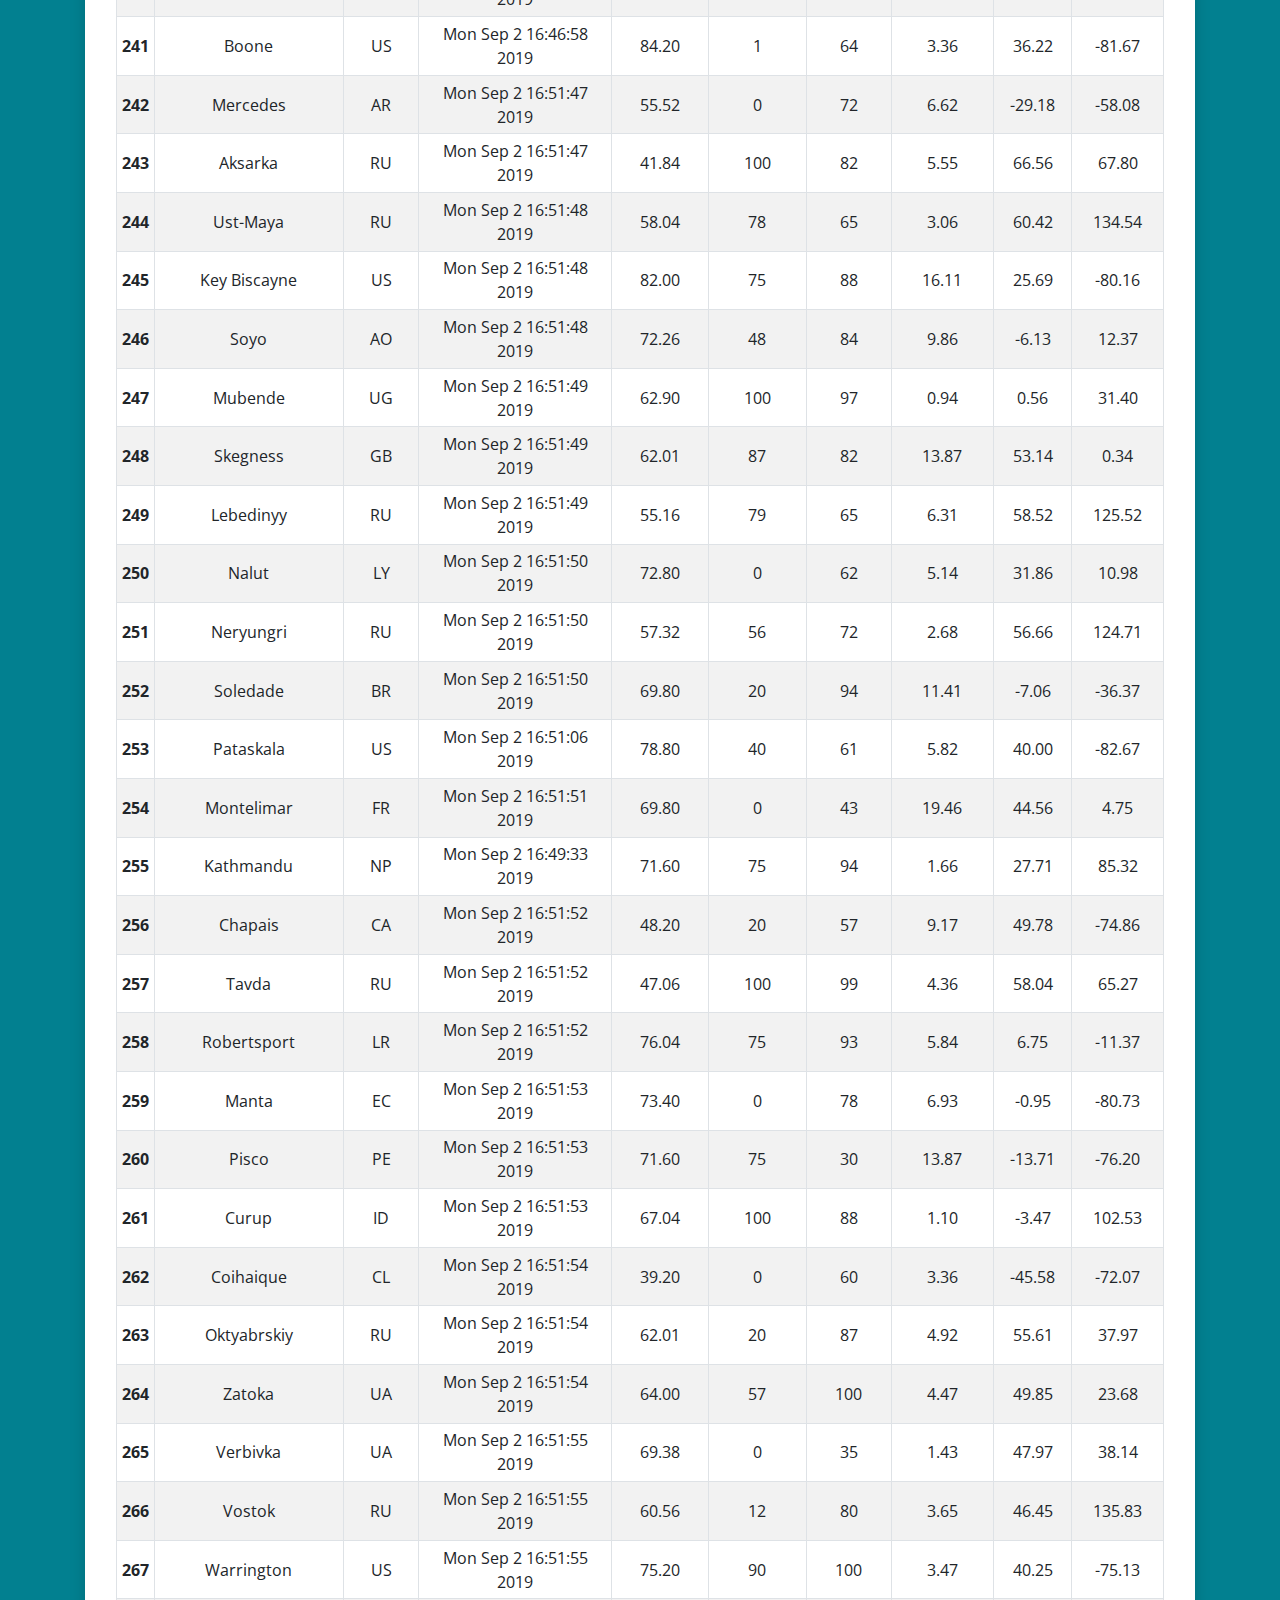
<file: data.html>
<!DOCTYPE html>
<html lang="en-us">

<head>
    <meta charset="UTF-8">
    <meta name="viewport" content="width=device-width, initial-scale=1">
    <title>Data</title>

    <!-- Bootstrap CDN -->
    <link rel="stylesheet" href="https://stackpath.bootstrapcdn.com/bootstrap/4.3.1/css/bootstrap.min.css"
        integrity="sha384-ggOyR0iXCbMQv3Xipma34MD+dH/1fQ784/j6cY/iJTQUOhcWr7x9JvoRxT2MZw1T" crossorigin="anonymous">

    <!-- Bootstrap Flatly CDN
    <link rel="stylesheet" href="https://stackpath.bootstrapcdn.com/bootswatch/4.3.1/flatly/bootstrap.min.css"> -->



    <!-- Bootstrap js -->
    <script src="https://code.jquery.com/jquery-3.3.1.slim.min.js"
        integrity="sha384-q8i/X+965DzO0rT7abK41JStQIAqVgRVzpbzo5smXKp4YfRvH+8abtTE1Pi6jizo"
        crossorigin="anonymous"></script>
    <script src="https://cdnjs.cloudflare.com/ajax/libs/popper.js/1.14.7/umd/popper.min.js"
        integrity="sha384-UO2eT0CpHqdSJQ6hJty5KVphtPhzWj9WO1clHTMGa3JDZwrnQq4sF86dIHNDz0W1"
        crossorigin="anonymous"></script>
    <script src="https://stackpath.bootstrapcdn.com/bootstrap/4.3.1/js/bootstrap.min.js"
        integrity="sha384-JjSmVgyd0p3pXB1rRibZUAYoIIy6OrQ6VrjIEaFf/nJGzIxFDsf4x0xIM+B07jRM"
        crossorigin="anonymous"></script>

    <!--DataTables CDN/js-->
    <script src="script.js"></script>
    <script src="https://code.jquery.com/jquery-3.3.1.js"></script>
    <script src="https://cdn.datatables.net/1.10.19/js/jquery.dataTables.min.js"></script>
    <script src="https://cdn.datatables.net/1.10.19/js/dataTables.bootstrap4.min.js"></script>

    <link rel="stylesheet" href="https://cdn.datatables.net/1.10.19/css/dataTables.bootstrap4.min.css">
    <link rel="stylesheet" href="https://cdnjs.cloudflare.com/ajax/libs/twitter-bootstrap/4.1.3/css/bootstrap.css">

    <!-- custom CSS -->
    <link rel="stylesheet" href="style.css">

</head>

<body>
    <!-- navigation bar -->
    <nav
        class="navbar shadow-sm justify-content-between p-3 mb-2 mx-auto static-top navbar-expand-xl navbar-dark bg-secondary">
        <a class="navbar navbar-brand mr-auto" href="index.html">Latitude</a>
        <button class="navbar-toggler navbar-dark" type="button" data-toggle="collapse" data-target="#navbarNavDropdown"
            aria-controls="navbarNavDropdown" aria-expanded="false" aria-label="Toggle navigation">
            <span class="navbar-toggler-icon"></span>
        </button>
        <div class="collapse navbar-collapse justify-content-between" id="navbarNavDropdown">
            <ul class="navbar-nav ml-auto">
                <li class="nav-item dropdown">
                    <a class="nav-link dropdown-toggle" href="#" id="navbarDropdownMenuLink" role="button"
                        data-toggle="dropdown" aria-haspopup="true" aria-expanded="true">Plots
                    </a>
                    <div class="dropdown-menu" aria-labelledby="navbarDropdownMenuLink">
                        <a class="dropdown-item" href="visualizations/vis_temp.html">Max Temperature</a>
                        <a class="dropdown-item" href="visualizations/vis_humidity.html">Humidity</a>
                        <a class="dropdown-item" href="visualizations/vis_cloudiness.html">Cloudiness</a>
                        <a class="dropdown-item" href="visualizations/vis_wind.html">Wind Speed</a>
                    </div>
                </li>
                <li class="nav-item">
                    <a class="nav-link" href="comparisons.html">Comparison</a>
                </li>
                <li class="nav-item">
                    <a class="nav-link" href="data.html">Data</a>
                </li>

            </ul>
        </div>
    </nav>
    <!--end navigation bar-->

    <main role="main" class="container">
        <div class="row center-block text-center">
            <div class="col-md-12 col-xs-2 mx-auto" id="center">
                <div class="shadow box col-md-12 col-xs-2 mx-auto">
                    <h3>Data</h3>
                    <hr>
                    <article class=lead>The following table contains all the data used for this project:
                    </article>
                    <div class="table-responsive mx-0 p-3">
                        <table id="example" class="table-sm table-hover table-striped table-bordered"
                            style="width:100%">
                            <thead>
                                <tr>
                                    <th>ID</th>
                                    <th>City</th>
                                    <th>Country</th>
                                    <th>Date</th>
                                    <th>Max Temp.</th>
                                    <th>Cloudiness</th>
                                    <th>Humidity</th>
                                    <th>Wind Speed</th>
                                    <th>Latitude</th>
                                    <th>Longitude</th>
                                </tr>
                            </thead>
                            <tbody>
                                <tr>
                                    <th>0</th>
                                    <td>Broome</td>
                                    <td>AU</td>
                                    <td>Mon Sep 2 16:50:12 2019</td>
                                    <td>68.00</td>
                                    <td>75</td>
                                    <td>100</td>
                                    <td>2.24</td>
                                    <td>-17.97</td>
                                    <td>122.23</td>
                                </tr>
                                <tr>
                                    <th>1</th>
                                    <td>Arraial do Cabo</td>
                                    <td>BR</td>
                                    <td>Mon Sep 2 16:50:13 2019</td>
                                    <td>69.80</td>
                                    <td>40</td>
                                    <td>94</td>
                                    <td>10.29</td>
                                    <td>-22.97</td>
                                    <td>-42.02</td>
                                </tr>
                                <tr>
                                    <th>2</th>
                                    <td>Bluff</td>
                                    <td>NZ</td>
                                    <td>Mon Sep 2 16:50:13 2019</td>
                                    <td>57.00</td>
                                    <td>51</td>
                                    <td>73</td>
                                    <td>1.01</td>
                                    <td>-46.60</td>
                                    <td>168.33</td>
                                </tr>
                                <tr>
                                    <th>3</th>
                                    <td>Zhaodong</td>
                                    <td>CN</td>
                                    <td>Mon Sep 2 16:50:13 2019</td>
                                    <td>62.60</td>
                                    <td>0</td>
                                    <td>82</td>
                                    <td>4.47</td>
                                    <td>46.07</td>
                                    <td>125.99</td>
                                </tr>
                                <tr>
                                    <th>4</th>
                                    <td>Kyzyl-Suu</td>
                                    <td>KG</td>
                                    <td>Mon Sep 2 16:50:14 2019</td>
                                    <td>61.64</td>
                                    <td>0</td>
                                    <td>58</td>
                                    <td>3.91</td>
                                    <td>42.34</td>
                                    <td>78.00</td>
                                </tr>
                                <tr>
                                    <th>5</th>
                                    <td>Maceio</td>
                                    <td>BR</td>
                                    <td>Mon Sep 2 16:50:14 2019</td>
                                    <td>73.40</td>
                                    <td>75</td>
                                    <td>94</td>
                                    <td>4.70</td>
                                    <td>-9.67</td>
                                    <td>-35.74</td>
                                </tr>
                                <tr>
                                    <th>6</th>
                                    <td>Berlevag</td>
                                    <td>NO</td>
                                    <td>Mon Sep 2 16:50:14 2019</td>
                                    <td>53.90</td>
                                    <td>87</td>
                                    <td>88</td>
                                    <td>10.13</td>
                                    <td>70.86</td>
                                    <td>29.09</td>
                                </tr>
                                <tr>
                                    <th>7</th>
                                    <td>Rensvik</td>
                                    <td>NO</td>
                                    <td>Mon Sep 2 16:50:15 2019</td>
                                    <td>48.20</td>
                                    <td>100</td>
                                    <td>70</td>
                                    <td>11.41</td>
                                    <td>63.10</td>
                                    <td>7.82</td>
                                </tr>
                                <tr>
                                    <th>8</th>
                                    <td>Bardiyah</td>
                                    <td>LY</td>
                                    <td>Mon Sep 2 16:50:15 2019</td>
                                    <td>77.30</td>
                                    <td>0</td>
                                    <td>74</td>
                                    <td>7.78</td>
                                    <td>31.76</td>
                                    <td>25.09</td>
                                </tr>
                                <tr>
                                    <th>9</th>
                                    <td>Deputatskiy</td>
                                    <td>RU</td>
                                    <td>Mon Sep 2 16:50:15 2019</td>
                                    <td>49.40</td>
                                    <td>4</td>
                                    <td>56</td>
                                    <td>4.16</td>
                                    <td>69.30</td>
                                    <td>139.90</td>
                                </tr>
                                <tr>
                                    <th>10</th>
                                    <td>Shimoda</td>
                                    <td>JP</td>
                                    <td>Mon Sep 2 16:50:16 2019</td>
                                    <td>88.00</td>
                                    <td>40</td>
                                    <td>83</td>
                                    <td>4.70</td>
                                    <td>34.70</td>
                                    <td>138.93</td>
                                </tr>
                                <tr>
                                    <th>11</th>
                                    <td>Hermanus</td>
                                    <td>ZA</td>
                                    <td>Mon Sep 2 16:50:16 2019</td>
                                    <td>53.01</td>
                                    <td>0</td>
                                    <td>92</td>
                                    <td>1.01</td>
                                    <td>-34.42</td>
                                    <td>19.24</td>
                                </tr>
                                <tr>
                                    <th>12</th>
                                    <td>Touros</td>
                                    <td>BR</td>
                                    <td>Mon Sep 2 16:50:16 2019</td>
                                    <td>77.00</td>
                                    <td>40</td>
                                    <td>83</td>
                                    <td>8.05</td>
                                    <td>-5.20</td>
                                    <td>-35.46</td>
                                </tr>
                                <tr>
                                    <th>13</th>
                                    <td>Halifax</td>
                                    <td>CA</td>
                                    <td>Mon Sep 2 16:45:21 2019</td>
                                    <td>66.99</td>
                                    <td>90</td>
                                    <td>88</td>
                                    <td>10.29</td>
                                    <td>44.65</td>
                                    <td>-63.58</td>
                                </tr>
                                <tr>
                                    <th>14</th>
                                    <td>Male</td>
                                    <td>MV</td>
                                    <td>Mon Sep 2 16:45:36 2019</td>
                                    <td>84.20</td>
                                    <td>75</td>
                                    <td>79</td>
                                    <td>4.70</td>
                                    <td>4.17</td>
                                    <td>73.51</td>
                                </tr>
                                <tr>
                                    <th>15</th>
                                    <td>Carnarvon</td>
                                    <td>AU</td>
                                    <td>Mon Sep 2 16:50:17 2019</td>
                                    <td>59.00</td>
                                    <td>90</td>
                                    <td>82</td>
                                    <td>5.82</td>
                                    <td>-24.87</td>
                                    <td>113.63</td>
                                </tr>
                                <tr>
                                    <th>16</th>
                                    <td>Quatre Cocos</td>
                                    <td>MU</td>
                                    <td>Mon Sep 2 16:50:18 2019</td>
                                    <td>69.01</td>
                                    <td>75</td>
                                    <td>88</td>
                                    <td>3.36</td>
                                    <td>-20.21</td>
                                    <td>57.76</td>
                                </tr>
                                <tr>
                                    <th>17</th>
                                    <td>Zhanaozen</td>
                                    <td>KZ</td>
                                    <td>Mon Sep 2 16:50:18 2019</td>
                                    <td>62.54</td>
                                    <td>100</td>
                                    <td>52</td>
                                    <td>8.03</td>
                                    <td>43.35</td>
                                    <td>52.85</td>
                                </tr>
                                <tr>
                                    <th>18</th>
                                    <td>Sambava</td>
                                    <td>MG</td>
                                    <td>Mon Sep 2 16:50:18 2019</td>
                                    <td>63.98</td>
                                    <td>2</td>
                                    <td>90</td>
                                    <td>3.33</td>
                                    <td>-14.27</td>
                                    <td>50.17</td>
                                </tr>
                                <tr>
                                    <th>19</th>
                                    <td>Punta Arenas</td>
                                    <td>CL</td>
                                    <td>Mon Sep 2 16:50:19 2019</td>
                                    <td>39.20</td>
                                    <td>20</td>
                                    <td>80</td>
                                    <td>29.97</td>
                                    <td>-53.16</td>
                                    <td>-70.91</td>
                                </tr>
                                <tr>
                                    <th>20</th>
                                    <td>Kalmunai</td>
                                    <td>LK</td>
                                    <td>Mon Sep 2 16:50:19 2019</td>
                                    <td>74.96</td>
                                    <td>100</td>
                                    <td>78</td>
                                    <td>2.35</td>
                                    <td>7.42</td>
                                    <td>81.82</td>
                                </tr>
                                <tr>
                                    <th>21</th>
                                    <td>Ballina</td>
                                    <td>AU</td>
                                    <td>Mon Sep 2 16:50:20 2019</td>
                                    <td>68.00</td>
                                    <td>3</td>
                                    <td>59</td>
                                    <td>9.17</td>
                                    <td>-28.87</td>
                                    <td>153.57</td>
                                </tr>
                                <tr>
                                    <th>22</th>
                                    <td>Portland</td>
                                    <td>AU</td>
                                    <td>Mon Sep 2 16:50:20 2019</td>
                                    <td>64.00</td>
                                    <td>0</td>
                                    <td>25</td>
                                    <td>1.01</td>
                                    <td>-33.35</td>
                                    <td>149.98</td>
                                </tr>
                                <tr>
                                    <th>23</th>
                                    <td>Ushuaia</td>
                                    <td>AR</td>
                                    <td>Mon Sep 2 16:50:20 2019</td>
                                    <td>35.60</td>
                                    <td>75</td>
                                    <td>97</td>
                                    <td>31.09</td>
                                    <td>-54.81</td>
                                    <td>-68.31</td>
                                </tr>
                                <tr>
                                    <th>24</th>
                                    <td>Kontagora</td>
                                    <td>NG</td>
                                    <td>Mon Sep 2 16:50:21 2019</td>
                                    <td>74.06</td>
                                    <td>100</td>
                                    <td>93</td>
                                    <td>2.48</td>
                                    <td>10.40</td>
                                    <td>5.47</td>
                                </tr>
                                <tr>
                                    <th>25</th>
                                    <td>Malaya Purga</td>
                                    <td>RU</td>
                                    <td>Mon Sep 2 16:50:21 2019</td>
                                    <td>48.99</td>
                                    <td>69</td>
                                    <td>94</td>
                                    <td>6.69</td>
                                    <td>56.55</td>
                                    <td>53.01</td>
                                </tr>
                                <tr>
                                    <th>26</th>
                                    <td>Albany</td>
                                    <td>AU</td>
                                    <td>Mon Sep 2 16:50:22 2019</td>
                                    <td>48.20</td>
                                    <td>75</td>
                                    <td>87</td>
                                    <td>12.75</td>
                                    <td>-35.02</td>
                                    <td>117.88</td>
                                </tr>
                                <tr>
                                    <th>27</th>
                                    <td>Mar del Plata</td>
                                    <td>AR</td>
                                    <td>Mon Sep 2 16:50:22 2019</td>
                                    <td>38.78</td>
                                    <td>26</td>
                                    <td>55</td>
                                    <td>11.30</td>
                                    <td>-46.43</td>
                                    <td>-67.52</td>
                                </tr>
                                <tr>
                                    <th>28</th>
                                    <td>Grand Gaube</td>
                                    <td>MU</td>
                                    <td>Mon Sep 2 16:50:23 2019</td>
                                    <td>69.01</td>
                                    <td>75</td>
                                    <td>88</td>
                                    <td>3.36</td>
                                    <td>-20.01</td>
                                    <td>57.66</td>
                                </tr>
                                <tr>
                                    <th>29</th>
                                    <td>Butaritari</td>
                                    <td>KI</td>
                                    <td>Mon Sep 2 16:50:23 2019</td>
                                    <td>83.24</td>
                                    <td>96</td>
                                    <td>72</td>
                                    <td>12.37</td>
                                    <td>3.07</td>
                                    <td>172.79</td>
                                </tr>
                                <tr>
                                    <th>30</th>
                                    <td>Parabel</td>
                                    <td>RU</td>
                                    <td>Mon Sep 2 16:50:23 2019</td>
                                    <td>39.86</td>
                                    <td>51</td>
                                    <td>89</td>
                                    <td>3.71</td>
                                    <td>58.71</td>
                                    <td>81.50</td>
                                </tr>
                                <tr>
                                    <th>31</th>
                                    <td>Meulaboh</td>
                                    <td>ID</td>
                                    <td>Mon Sep 2 16:50:24 2019</td>
                                    <td>80.54</td>
                                    <td>100</td>
                                    <td>81</td>
                                    <td>2.24</td>
                                    <td>4.14</td>
                                    <td>96.13</td>
                                </tr>
                                <tr>
                                    <th>32</th>
                                    <td>Yichun</td>
                                    <td>CN</td>
                                    <td>Mon Sep 2 16:50:24 2019</td>
                                    <td>63.44</td>
                                    <td>77</td>
                                    <td>67</td>
                                    <td>2.53</td>
                                    <td>47.72</td>
                                    <td>128.88</td>
                                </tr>
                                <tr>
                                    <th>33</th>
                                    <td>Port Alfred</td>
                                    <td>ZA</td>
                                    <td>Mon Sep 2 16:50:25 2019</td>
                                    <td>55.99</td>
                                    <td>32</td>
                                    <td>91</td>
                                    <td>3.00</td>
                                    <td>-33.59</td>
                                    <td>26.89</td>
                                </tr>
                                <tr>
                                    <th>34</th>
                                    <td>Hobart</td>
                                    <td>AU</td>
                                    <td>Mon Sep 2 16:48:36 2019</td>
                                    <td>57.99</td>
                                    <td>20</td>
                                    <td>58</td>
                                    <td>8.05</td>
                                    <td>-42.88</td>
                                    <td>147.33</td>
                                </tr>
                                <tr>
                                    <th>35</th>
                                    <td>Kallithea</td>
                                    <td>GR</td>
                                    <td>Mon Sep 2 16:50:25 2019</td>
                                    <td>79.00</td>
                                    <td>20</td>
                                    <td>31</td>
                                    <td>3.36</td>
                                    <td>37.96</td>
                                    <td>23.70</td>
                                </tr>
                                <tr>
                                    <th>36</th>
                                    <td>New Norfolk</td>
                                    <td>AU</td>
                                    <td>Mon Sep 2 16:50:25 2019</td>
                                    <td>57.99</td>
                                    <td>20</td>
                                    <td>58</td>
                                    <td>8.05</td>
                                    <td>-42.78</td>
                                    <td>147.06</td>
                                </tr>
                                <tr>
                                    <th>37</th>
                                    <td>Chokurdakh</td>
                                    <td>RU</td>
                                    <td>Mon Sep 2 16:50:26 2019</td>
                                    <td>45.26</td>
                                    <td>80</td>
                                    <td>59</td>
                                    <td>5.17</td>
                                    <td>70.62</td>
                                    <td>147.90</td>
                                </tr>
                                <tr>
                                    <th>38</th>
                                    <td>Bell Ville</td>
                                    <td>AR</td>
                                    <td>Mon Sep 2 16:49:44 2019</td>
                                    <td>46.99</td>
                                    <td>37</td>
                                    <td>40</td>
                                    <td>11.01</td>
                                    <td>-32.63</td>
                                    <td>-62.69</td>
                                </tr>
                                <tr>
                                    <th>39</th>
                                    <td>Anderson</td>
                                    <td>US</td>
                                    <td>Mon Sep 2 16:50:27 2019</td>
                                    <td>87.80</td>
                                    <td>1</td>
                                    <td>48</td>
                                    <td>3.49</td>
                                    <td>34.51</td>
                                    <td>-82.65</td>
                                </tr>
                                <tr>
                                    <th>40</th>
                                    <td>Puerto Colombia</td>
                                    <td>CO</td>
                                    <td>Mon Sep 2 16:50:27 2019</td>
                                    <td>77.00</td>
                                    <td>40</td>
                                    <td>94</td>
                                    <td>2.24</td>
                                    <td>10.99</td>
                                    <td>-74.96</td>
                                </tr>
                                <tr>
                                    <th>41</th>
                                    <td>Jamestown</td>
                                    <td>SH</td>
                                    <td>Mon Sep 2 16:50:27 2019</td>
                                    <td>67.58</td>
                                    <td>88</td>
                                    <td>71</td>
                                    <td>17.78</td>
                                    <td>-15.94</td>
                                    <td>-5.72</td>
                                </tr>
                                <tr>
                                    <th>42</th>
                                    <td>Dubbo</td>
                                    <td>AU</td>
                                    <td>Mon Sep 2 16:50:28 2019</td>
                                    <td>55.40</td>
                                    <td>0</td>
                                    <td>43</td>
                                    <td>5.82</td>
                                    <td>-32.25</td>
                                    <td>148.60</td>
                                </tr>
                                <tr>
                                    <th>43</th>
                                    <td>Saint-Philippe</td>
                                    <td>RE</td>
                                    <td>Mon Sep 2 16:50:28 2019</td>
                                    <td>68.00</td>
                                    <td>0</td>
                                    <td>60</td>
                                    <td>8.05</td>
                                    <td>-21.36</td>
                                    <td>55.77</td>
                                </tr>
                                <tr>
                                    <th>44</th>
                                    <td>Saldanha</td>
                                    <td>ZA</td>
                                    <td>Mon Sep 2 16:50:32 2019</td>
                                    <td>48.20</td>
                                    <td>0</td>
                                    <td>87</td>
                                    <td>5.82</td>
                                    <td>-33.01</td>
                                    <td>17.94</td>
                                </tr>
                                <tr>
                                    <th>45</th>
                                    <td>Kaitangata</td>
                                    <td>NZ</td>
                                    <td>Mon Sep 2 16:50:33 2019</td>
                                    <td>55.99</td>
                                    <td>18</td>
                                    <td>53</td>
                                    <td>7.00</td>
                                    <td>-46.28</td>
                                    <td>169.85</td>
                                </tr>
                                <tr>
                                    <th>46</th>
                                    <td>Torbay</td>
                                    <td>CA</td>
                                    <td>Mon Sep 2 16:50:33 2019</td>
                                    <td>57.99</td>
                                    <td>75</td>
                                    <td>93</td>
                                    <td>12.75</td>
                                    <td>47.66</td>
                                    <td>-52.73</td>
                                </tr>
                                <tr>
                                    <th>47</th>
                                    <td>Khatanga</td>
                                    <td>RU</td>
                                    <td>Mon Sep 2 16:50:34 2019</td>
                                    <td>45.98</td>
                                    <td>28</td>
                                    <td>63</td>
                                    <td>6.26</td>
                                    <td>71.98</td>
                                    <td>102.47</td>
                                </tr>
                                <tr>
                                    <th>48</th>
                                    <td>Ust-Kuyga</td>
                                    <td>RU</td>
                                    <td>Mon Sep 2 16:50:34 2019</td>
                                    <td>55.16</td>
                                    <td>0</td>
                                    <td>49</td>
                                    <td>4.61</td>
                                    <td>70.00</td>
                                    <td>135.55</td>
                                </tr>
                                <tr>
                                    <th>49</th>
                                    <td>Sosua</td>
                                    <td>DO</td>
                                    <td>Mon Sep 2 16:50:34 2019</td>
                                    <td>87.80</td>
                                    <td>20</td>
                                    <td>70</td>
                                    <td>13.87</td>
                                    <td>19.77</td>
                                    <td>-70.52</td>
                                </tr>
                                <tr>
                                    <th>50</th>
                                    <td>Port Elizabeth</td>
                                    <td>ZA</td>
                                    <td>Mon Sep 2 16:50:35 2019</td>
                                    <td>51.80</td>
                                    <td>0</td>
                                    <td>93</td>
                                    <td>4.70</td>
                                    <td>-33.92</td>
                                    <td>25.57</td>
                                </tr>
                                <tr>
                                    <th>51</th>
                                    <td>Saskylakh</td>
                                    <td>RU</td>
                                    <td>Mon Sep 2 16:50:35 2019</td>
                                    <td>37.88</td>
                                    <td>26</td>
                                    <td>69</td>
                                    <td>11.68</td>
                                    <td>71.97</td>
                                    <td>114.09</td>
                                </tr>
                                <tr>
                                    <th>52</th>
                                    <td>Geraldton</td>
                                    <td>AU</td>
                                    <td>Mon Sep 2 16:50:35 2019</td>
                                    <td>50.00</td>
                                    <td>75</td>
                                    <td>93</td>
                                    <td>8.05</td>
                                    <td>-28.77</td>
                                    <td>114.60</td>
                                </tr>
                                <tr>
                                    <th>53</th>
                                    <td>Hithadhoo</td>
                                    <td>MV</td>
                                    <td>Mon Sep 2 16:50:36 2019</td>
                                    <td>82.88</td>
                                    <td>94</td>
                                    <td>75</td>
                                    <td>9.82</td>
                                    <td>-0.60</td>
                                    <td>73.08</td>
                                </tr>
                                <tr>
                                    <th>54</th>
                                    <td>Comodoro Rivadavia</td>
                                    <td>AR</td>
                                    <td>Mon Sep 2 16:50:36 2019</td>
                                    <td>42.80</td>
                                    <td>75</td>
                                    <td>60</td>
                                    <td>6.93</td>
                                    <td>-45.87</td>
                                    <td>-67.48</td>
                                </tr>
                                <tr>
                                    <th>55</th>
                                    <td>Ilulissat</td>
                                    <td>GL</td>
                                    <td>Mon Sep 2 16:50:37 2019</td>
                                    <td>41.00</td>
                                    <td>75</td>
                                    <td>75</td>
                                    <td>5.82</td>
                                    <td>69.22</td>
                                    <td>-51.10</td>
                                </tr>
                                <tr>
                                    <th>56</th>
                                    <td>Adrar</td>
                                    <td>DZ</td>
                                    <td>Mon Sep 2 16:50:37 2019</td>
                                    <td>87.80</td>
                                    <td>15</td>
                                    <td>33</td>
                                    <td>17.22</td>
                                    <td>27.87</td>
                                    <td>-0.29</td>
                                </tr>
                                <tr>
                                    <th>57</th>
                                    <td>Namatanai</td>
                                    <td>PG</td>
                                    <td>Mon Sep 2 16:50:37 2019</td>
                                    <td>79.82</td>
                                    <td>52</td>
                                    <td>85</td>
                                    <td>12.84</td>
                                    <td>-3.66</td>
                                    <td>152.44</td>
                                </tr>
                                <tr>
                                    <th>58</th>
                                    <td>Narsaq</td>
                                    <td>GL</td>
                                    <td>Mon Sep 2 16:50:38 2019</td>
                                    <td>48.20</td>
                                    <td>69</td>
                                    <td>81</td>
                                    <td>2.24</td>
                                    <td>60.91</td>
                                    <td>-46.05</td>
                                </tr>
                                <tr>
                                    <th>59</th>
                                    <td>Kuito</td>
                                    <td>AO</td>
                                    <td>Mon Sep 2 16:50:38 2019</td>
                                    <td>58.76</td>
                                    <td>8</td>
                                    <td>41</td>
                                    <td>3.27</td>
                                    <td>-12.38</td>
                                    <td>16.94</td>
                                </tr>
                                <tr>
                                    <th>60</th>
                                    <td>Solnechnyy</td>
                                    <td>RU</td>
                                    <td>Mon Sep 2 16:50:39 2019</td>
                                    <td>63.62</td>
                                    <td>51</td>
                                    <td>59</td>
                                    <td>1.59</td>
                                    <td>50.72</td>
                                    <td>136.64</td>
                                </tr>
                                <tr>
                                    <th>61</th>
                                    <td>Busselton</td>
                                    <td>AU</td>
                                    <td>Mon Sep 2 16:47:48 2019</td>
                                    <td>52.00</td>
                                    <td>27</td>
                                    <td>58</td>
                                    <td>19.28</td>
                                    <td>-33.64</td>
                                    <td>115.35</td>
                                </tr>
                                <tr>
                                    <th>62</th>
                                    <td>Uribia</td>
                                    <td>CO</td>
                                    <td>Mon Sep 2 16:50:39 2019</td>
                                    <td>82.16</td>
                                    <td>75</td>
                                    <td>76</td>
                                    <td>3.24</td>
                                    <td>11.71</td>
                                    <td>-72.27</td>
                                </tr>
                                <tr>
                                    <th>63</th>
                                    <td>Tasiilaq</td>
                                    <td>GL</td>
                                    <td>Mon Sep 2 16:50:39 2019</td>
                                    <td>42.80</td>
                                    <td>77</td>
                                    <td>59</td>
                                    <td>6.93</td>
                                    <td>65.61</td>
                                    <td>-37.64</td>
                                </tr>
                                <tr>
                                    <th>64</th>
                                    <td>Gamba</td>
                                    <td>GA</td>
                                    <td>Mon Sep 2 16:50:40 2019</td>
                                    <td>74.06</td>
                                    <td>93</td>
                                    <td>79</td>
                                    <td>6.13</td>
                                    <td>-2.72</td>
                                    <td>10.02</td>
                                </tr>
                                <tr>
                                    <th>65</th>
                                    <td>Bolobo</td>
                                    <td>CD</td>
                                    <td>Mon Sep 2 16:50:40 2019</td>
                                    <td>77.12</td>
                                    <td>18</td>
                                    <td>76</td>
                                    <td>3.74</td>
                                    <td>-2.17</td>
                                    <td>16.23</td>
                                </tr>
                                <tr>
                                    <th>66</th>
                                    <td>Kasongo-Lunda</td>
                                    <td>CD</td>
                                    <td>Mon Sep 2 16:50:41 2019</td>
                                    <td>73.52</td>
                                    <td>44</td>
                                    <td>71</td>
                                    <td>2.15</td>
                                    <td>-6.48</td>
                                    <td>16.82</td>
                                </tr>
                                <tr>
                                    <th>67</th>
                                    <td>Beringovskiy</td>
                                    <td>RU</td>
                                    <td>Mon Sep 2 16:50:41 2019</td>
                                    <td>43.64</td>
                                    <td>100</td>
                                    <td>91</td>
                                    <td>10.65</td>
                                    <td>63.05</td>
                                    <td>179.32</td>
                                </tr>
                                <tr>
                                    <th>68</th>
                                    <td>Griffith</td>
                                    <td>AU</td>
                                    <td>Mon Sep 2 16:50:41 2019</td>
                                    <td>70.00</td>
                                    <td>34</td>
                                    <td>38</td>
                                    <td>14.99</td>
                                    <td>-34.29</td>
                                    <td>146.06</td>
                                </tr>
                                <tr>
                                    <th>69</th>
                                    <td>Kavieng</td>
                                    <td>PG</td>
                                    <td>Mon Sep 2 16:50:41 2019</td>
                                    <td>82.70</td>
                                    <td>61</td>
                                    <td>76</td>
                                    <td>10.04</td>
                                    <td>-2.57</td>
                                    <td>150.80</td>
                                </tr>
                                <tr>
                                    <th>70</th>
                                    <td>Maxixe</td>
                                    <td>MZ</td>
                                    <td>Mon Sep 2 16:50:42 2019</td>
                                    <td>60.56</td>
                                    <td>0</td>
                                    <td>95</td>
                                    <td>3.33</td>
                                    <td>-23.86</td>
                                    <td>35.35</td>
                                </tr>
                                <tr>
                                    <th>71</th>
                                    <td>Shipunovo</td>
                                    <td>RU</td>
                                    <td>Mon Sep 2 16:50:42 2019</td>
                                    <td>51.74</td>
                                    <td>83</td>
                                    <td>69</td>
                                    <td>3.38</td>
                                    <td>52.22</td>
                                    <td>82.26</td>
                                </tr>
                                <tr>
                                    <th>72</th>
                                    <td>East London</td>
                                    <td>ZA</td>
                                    <td>Mon Sep 2 16:50:07 2019</td>
                                    <td>50.12</td>
                                    <td>37</td>
                                    <td>91</td>
                                    <td>4.59</td>
                                    <td>-33.02</td>
                                    <td>27.91</td>
                                </tr>
                                <tr>
                                    <th>73</th>
                                    <td>Kaeo</td>
                                    <td>NZ</td>
                                    <td>Mon Sep 2 16:50:43 2019</td>
                                    <td>60.01</td>
                                    <td>100</td>
                                    <td>100</td>
                                    <td>3.00</td>
                                    <td>-35.10</td>
                                    <td>173.78</td>
                                </tr>
                                <tr>
                                    <th>74</th>
                                    <td>Kromy</td>
                                    <td>RU</td>
                                    <td>Mon Sep 2 16:50:43 2019</td>
                                    <td>59.84</td>
                                    <td>9</td>
                                    <td>84</td>
                                    <td>6.93</td>
                                    <td>52.69</td>
                                    <td>35.77</td>
                                </tr>
                                <tr>
                                    <th>75</th>
                                    <td>Barentu</td>
                                    <td>ER</td>
                                    <td>Mon Sep 2 16:50:44 2019</td>
                                    <td>71.18</td>
                                    <td>25</td>
                                    <td>87</td>
                                    <td>4.47</td>
                                    <td>15.11</td>
                                    <td>37.59</td>
                                </tr>
                                <tr>
                                    <th>76</th>
                                    <td>The Valley</td>
                                    <td>AI</td>
                                    <td>Mon Sep 2 16:50:44 2019</td>
                                    <td>84.20</td>
                                    <td>20</td>
                                    <td>74</td>
                                    <td>9.17</td>
                                    <td>18.22</td>
                                    <td>-63.06</td>
                                </tr>
                                <tr>
                                    <th>77</th>
                                    <td>Gravdal</td>
                                    <td>NO</td>
                                    <td>Mon Sep 2 16:50:44 2019</td>
                                    <td>55.99</td>
                                    <td>90</td>
                                    <td>93</td>
                                    <td>20.80</td>
                                    <td>59.79</td>
                                    <td>5.78</td>
                                </tr>
                                <tr>
                                    <th>78</th>
                                    <td>Pauini</td>
                                    <td>BR</td>
                                    <td>Mon Sep 2 16:50:45 2019</td>
                                    <td>74.96</td>
                                    <td>84</td>
                                    <td>86</td>
                                    <td>4.47</td>
                                    <td>-7.71</td>
                                    <td>-67.00</td>
                                </tr>
                                <tr>
                                    <th>79</th>
                                    <td>Ponta do Sol</td>
                                    <td>CV</td>
                                    <td>Mon Sep 2 16:50:45 2019</td>
                                    <td>80.18</td>
                                    <td>80</td>
                                    <td>87</td>
                                    <td>7.07</td>
                                    <td>17.20</td>
                                    <td>-25.09</td>
                                </tr>
                                <tr>
                                    <th>80</th>
                                    <td>Chuy</td>
                                    <td>UY</td>
                                    <td>Mon Sep 2 16:50:45 2019</td>
                                    <td>49.22</td>
                                    <td>89</td>
                                    <td>66</td>
                                    <td>8.43</td>
                                    <td>-33.69</td>
                                    <td>-53.46</td>
                                </tr>
                                <tr>
                                    <th>81</th>
                                    <td>Vanimo</td>
                                    <td>PG</td>
                                    <td>Mon Sep 2 16:50:46 2019</td>
                                    <td>80.36</td>
                                    <td>34</td>
                                    <td>77</td>
                                    <td>1.34</td>
                                    <td>-2.67</td>
                                    <td>141.30</td>
                                </tr>
                                <tr>
                                    <th>82</th>
                                    <td>Nanortalik</td>
                                    <td>GL</td>
                                    <td>Mon Sep 2 16:50:46 2019</td>
                                    <td>42.20</td>
                                    <td>86</td>
                                    <td>88</td>
                                    <td>4.76</td>
                                    <td>60.14</td>
                                    <td>-45.24</td>
                                </tr>
                                <tr>
                                    <th>83</th>
                                    <td>Clyde River</td>
                                    <td>CA</td>
                                    <td>Mon Sep 2 16:50:46 2019</td>
                                    <td>39.20</td>
                                    <td>90</td>
                                    <td>86</td>
                                    <td>6.42</td>
                                    <td>70.47</td>
                                    <td>-68.59</td>
                                </tr>
                                <tr>
                                    <th>84</th>
                                    <td>Mitsamiouli</td>
                                    <td>KM</td>
                                    <td>Mon Sep 2 16:50:47 2019</td>
                                    <td>77.30</td>
                                    <td>0</td>
                                    <td>78</td>
                                    <td>16.26</td>
                                    <td>-11.38</td>
                                    <td>43.28</td>
                                </tr>
                                <tr>
                                    <th>85</th>
                                    <td>Cape Town</td>
                                    <td>ZA</td>
                                    <td>Mon Sep 2 16:49:08 2019</td>
                                    <td>54.00</td>
                                    <td>0</td>
                                    <td>100</td>
                                    <td>2.24</td>
                                    <td>-33.93</td>
                                    <td>18.42</td>
                                </tr>
                                <tr>
                                    <th>86</th>
                                    <td>Royan</td>
                                    <td>FR</td>
                                    <td>Mon Sep 2 16:50:47 2019</td>
                                    <td>59.00</td>
                                    <td>0</td>
                                    <td>66</td>
                                    <td>16.31</td>
                                    <td>45.62</td>
                                    <td>-1.03</td>
                                </tr>
                                <tr>
                                    <th>87</th>
                                    <td>ChengDe</td>
                                    <td>CN</td>
                                    <td>Mon Sep 2 16:50:48 2019</td>
                                    <td>70.10</td>
                                    <td>0</td>
                                    <td>48</td>
                                    <td>1.43</td>
                                    <td>40.97</td>
                                    <td>117.93</td>
                                </tr>
                                <tr>
                                    <th>88</th>
                                    <td>Bambous Virieux</td>
                                    <td>MU</td>
                                    <td>Mon Sep 2 16:50:48 2019</td>
                                    <td>69.01</td>
                                    <td>75</td>
                                    <td>88</td>
                                    <td>3.36</td>
                                    <td>-20.34</td>
                                    <td>57.76</td>
                                </tr>
                                <tr>
                                    <th>89</th>
                                    <td>Boralday</td>
                                    <td>KZ</td>
                                    <td>Mon Sep 2 16:50:48 2019</td>
                                    <td>57.20</td>
                                    <td>75</td>
                                    <td>71</td>
                                    <td>4.47</td>
                                    <td>43.36</td>
                                    <td>76.86</td>
                                </tr>
                                <tr>
                                    <th>90</th>
                                    <td>Cayenne</td>
                                    <td>GF</td>
                                    <td>Mon Sep 2 16:50:49 2019</td>
                                    <td>78.80</td>
                                    <td>0</td>
                                    <td>88</td>
                                    <td>4.70</td>
                                    <td>4.94</td>
                                    <td>-52.33</td>
                                </tr>
                                <tr>
                                    <th>91</th>
                                    <td>Richards Bay</td>
                                    <td>ZA</td>
                                    <td>Mon Sep 2 16:50:49 2019</td>
                                    <td>71.18</td>
                                    <td>58</td>
                                    <td>70</td>
                                    <td>9.57</td>
                                    <td>-28.77</td>
                                    <td>32.06</td>
                                </tr>
                                <tr>
                                    <th>92</th>
                                    <td>Dahanu</td>
                                    <td>IN</td>
                                    <td>Mon Sep 2 16:50:49 2019</td>
                                    <td>82.52</td>
                                    <td>99</td>
                                    <td>81</td>
                                    <td>13.67</td>
                                    <td>19.97</td>
                                    <td>72.73</td>
                                </tr>
                                <tr>
                                    <th>93</th>
                                    <td>Seymchan</td>
                                    <td>RU</td>
                                    <td>Mon Sep 2 16:50:50 2019</td>
                                    <td>53.54</td>
                                    <td>96</td>
                                    <td>43</td>
                                    <td>4.47</td>
                                    <td>62.93</td>
                                    <td>152.39</td>
                                </tr>
                                <tr>
                                    <th>94</th>
                                    <td>Andenes</td>
                                    <td>NO</td>
                                    <td>Mon Sep 2 16:50:50 2019</td>
                                    <td>46.40</td>
                                    <td>2</td>
                                    <td>81</td>
                                    <td>9.17</td>
                                    <td>69.31</td>
                                    <td>16.12</td>
                                </tr>
                                <tr>
                                    <th>95</th>
                                    <td>Ciudad Bolivar</td>
                                    <td>VE</td>
                                    <td>Mon Sep 2 16:50:51 2019</td>
                                    <td>81.80</td>
                                    <td>60</td>
                                    <td>71</td>
                                    <td>2.59</td>
                                    <td>8.12</td>
                                    <td>-63.55</td>
                                </tr>
                                <tr>
                                    <th>96</th>
                                    <td>Tarakan</td>
                                    <td>ID</td>
                                    <td>Mon Sep 2 16:50:51 2019</td>
                                    <td>78.56</td>
                                    <td>100</td>
                                    <td>84</td>
                                    <td>3.94</td>
                                    <td>3.30</td>
                                    <td>117.63</td>
                                </tr>
                                <tr>
                                    <th>97</th>
                                    <td>Beeskow</td>
                                    <td>DE</td>
                                    <td>Mon Sep 2 16:50:51 2019</td>
                                    <td>61.00</td>
                                    <td>0</td>
                                    <td>71</td>
                                    <td>3.36</td>
                                    <td>52.17</td>
                                    <td>14.25</td>
                                </tr>
                                <tr>
                                    <th>98</th>
                                    <td>BELEN</td>
                                    <td>CO</td>
                                    <td>Mon Sep 2 16:50:52 2019</td>
                                    <td>80.00</td>
                                    <td>94</td>
                                    <td>87</td>
                                    <td>2.57</td>
                                    <td>9.08</td>
                                    <td>-73.91</td>
                                </tr>
                                <tr>
                                    <th>99</th>
                                    <td>Qaanaaq</td>
                                    <td>GL</td>
                                    <td>Mon Sep 2 16:50:52 2019</td>
                                    <td>30.86</td>
                                    <td>15</td>
                                    <td>58</td>
                                    <td>2.53</td>
                                    <td>77.48</td>
                                    <td>-69.36</td>
                                </tr>
                                <tr>
                                    <th>100</th>
                                    <td>Atbasar</td>
                                    <td>KZ</td>
                                    <td>Mon Sep 2 16:50:52 2019</td>
                                    <td>45.26</td>
                                    <td>65</td>
                                    <td>78</td>
                                    <td>7.07</td>
                                    <td>51.81</td>
                                    <td>68.36</td>
                                </tr>
                                <tr>
                                    <th>101</th>
                                    <td>Iqaluit</td>
                                    <td>CA</td>
                                    <td>Mon Sep 2 16:48:41 2019</td>
                                    <td>39.20</td>
                                    <td>40</td>
                                    <td>86</td>
                                    <td>4.70</td>
                                    <td>63.75</td>
                                    <td>-68.52</td>
                                </tr>
                                <tr>
                                    <th>102</th>
                                    <td>Sharqpur</td>
                                    <td>PK</td>
                                    <td>Mon Sep 2 16:50:53 2019</td>
                                    <td>82.40</td>
                                    <td>20</td>
                                    <td>78</td>
                                    <td>2.93</td>
                                    <td>31.46</td>
                                    <td>74.10</td>
                                </tr>
                                <tr>
                                    <th>103</th>
                                    <td>Sao Joao da Barra</td>
                                    <td>BR</td>
                                    <td>Mon Sep 2 16:50:54 2019</td>
                                    <td>71.54</td>
                                    <td>30</td>
                                    <td>83</td>
                                    <td>3.47</td>
                                    <td>-21.64</td>
                                    <td>-41.05</td>
                                </tr>
                                <tr>
                                    <th>104</th>
                                    <td>Svetlogorsk</td>
                                    <td>RU</td>
                                    <td>Mon Sep 2 16:50:54 2019</td>
                                    <td>46.40</td>
                                    <td>75</td>
                                    <td>87</td>
                                    <td>6.71</td>
                                    <td>53.14</td>
                                    <td>59.15</td>
                                </tr>
                                <tr>
                                    <th>105</th>
                                    <td>Victoria</td>
                                    <td>SC</td>
                                    <td>Mon Sep 2 16:50:54 2019</td>
                                    <td>77.00</td>
                                    <td>64</td>
                                    <td>88</td>
                                    <td>13.87</td>
                                    <td>-4.62</td>
                                    <td>55.45</td>
                                </tr>
                                <tr>
                                    <th>106</th>
                                    <td>Georgetown</td>
                                    <td>SH</td>
                                    <td>Mon Sep 2 16:50:55 2019</td>
                                    <td>73.16</td>
                                    <td>78</td>
                                    <td>75</td>
                                    <td>19.22</td>
                                    <td>-7.93</td>
                                    <td>-14.42</td>
                                </tr>
                                <tr>
                                    <th>107</th>
                                    <td>Anadyr</td>
                                    <td>RU</td>
                                    <td>Mon Sep 2 16:50:55 2019</td>
                                    <td>46.40</td>
                                    <td>75</td>
                                    <td>81</td>
                                    <td>15.66</td>
                                    <td>64.73</td>
                                    <td>177.51</td>
                                </tr>
                                <tr>
                                    <th>108</th>
                                    <td>Huanren</td>
                                    <td>CN</td>
                                    <td>Mon Sep 2 16:50:55 2019</td>
                                    <td>68.30</td>
                                    <td>0</td>
                                    <td>68</td>
                                    <td>2.75</td>
                                    <td>41.26</td>
                                    <td>125.37</td>
                                </tr>
                                <tr>
                                    <th>109</th>
                                    <td>Dikson</td>
                                    <td>RU</td>
                                    <td>Mon Sep 2 16:50:56 2019</td>
                                    <td>42.74</td>
                                    <td>91</td>
                                    <td>93</td>
                                    <td>9.51</td>
                                    <td>73.51</td>
                                    <td>80.55</td>
                                </tr>
                                <tr>
                                    <th>110</th>
                                    <td>Tiksi</td>
                                    <td>RU</td>
                                    <td>Mon Sep 2 16:48:26 2019</td>
                                    <td>41.12</td>
                                    <td>100</td>
                                    <td>85</td>
                                    <td>4.34</td>
                                    <td>71.64</td>
                                    <td>128.87</td>
                                </tr>
                                <tr>
                                    <th>111</th>
                                    <td>Wick</td>
                                    <td>GB</td>
                                    <td>Mon Sep 2 16:50:57 2019</td>
                                    <td>61.00</td>
                                    <td>90</td>
                                    <td>77</td>
                                    <td>12.75</td>
                                    <td>51.45</td>
                                    <td>-2.43</td>
                                </tr>
                                <tr>
                                    <th>112</th>
                                    <td>Salalah</td>
                                    <td>OM</td>
                                    <td>Mon Sep 2 16:50:57 2019</td>
                                    <td>78.80</td>
                                    <td>90</td>
                                    <td>94</td>
                                    <td>3.36</td>
                                    <td>17.01</td>
                                    <td>54.10</td>
                                </tr>
                                <tr>
                                    <th>113</th>
                                    <td>Chepareria</td>
                                    <td>KE</td>
                                    <td>Mon Sep 2 16:50:57 2019</td>
                                    <td>65.60</td>
                                    <td>97</td>
                                    <td>89</td>
                                    <td>3.67</td>
                                    <td>1.32</td>
                                    <td>35.20</td>
                                </tr>
                                <tr>
                                    <th>114</th>
                                    <td>Buluang</td>
                                    <td>PH</td>
                                    <td>Mon Sep 2 16:50:58 2019</td>
                                    <td>82.40</td>
                                    <td>75</td>
                                    <td>78</td>
                                    <td>8.05</td>
                                    <td>10.47</td>
                                    <td>123.98</td>
                                </tr>
                                <tr>
                                    <th>115</th>
                                    <td>Puerto del Rosario</td>
                                    <td>ES</td>
                                    <td>Mon Sep 2 16:50:58 2019</td>
                                    <td>71.60</td>
                                    <td>0</td>
                                    <td>83</td>
                                    <td>11.41</td>
                                    <td>28.50</td>
                                    <td>-13.86</td>
                                </tr>
                                <tr>
                                    <th>116</th>
                                    <td>Lishui</td>
                                    <td>CN</td>
                                    <td>Mon Sep 2 16:50:58 2019</td>
                                    <td>71.36</td>
                                    <td>100</td>
                                    <td>95</td>
                                    <td>0.74</td>
                                    <td>28.45</td>
                                    <td>119.91</td>
                                </tr>
                                <tr>
                                    <th>117</th>
                                    <td>Bredasdorp</td>
                                    <td>ZA</td>
                                    <td>Mon Sep 2 16:50:59 2019</td>
                                    <td>44.60</td>
                                    <td>0</td>
                                    <td>93</td>
                                    <td>4.70</td>
                                    <td>-34.53</td>
                                    <td>20.04</td>
                                </tr>
                                <tr>
                                    <th>118</th>
                                    <td>Vila Franca do Campo</td>
                                    <td>PT</td>
                                    <td>Mon Sep 2 16:50:59 2019</td>
                                    <td>71.01</td>
                                    <td>20</td>
                                    <td>77</td>
                                    <td>8.05</td>
                                    <td>37.72</td>
                                    <td>-25.43</td>
                                </tr>
                                <tr>
                                    <th>119</th>
                                    <td>Port Hedland</td>
                                    <td>AU</td>
                                    <td>Mon Sep 2 16:50:59 2019</td>
                                    <td>59.00</td>
                                    <td>50</td>
                                    <td>93</td>
                                    <td>4.70</td>
                                    <td>-20.31</td>
                                    <td>118.58</td>
                                </tr>
                                <tr>
                                    <th>120</th>
                                    <td>Myrtle Beach</td>
                                    <td>US</td>
                                    <td>Mon Sep 2 16:46:26 2019</td>
                                    <td>81.00</td>
                                    <td>40</td>
                                    <td>78</td>
                                    <td>6.93</td>
                                    <td>33.70</td>
                                    <td>-78.89</td>
                                </tr>
                                <tr>
                                    <th>121</th>
                                    <td>Kibre Mengist</td>
                                    <td>ET</td>
                                    <td>Mon Sep 2 16:51:00 2019</td>
                                    <td>52.82</td>
                                    <td>68</td>
                                    <td>97</td>
                                    <td>2.19</td>
                                    <td>5.87</td>
                                    <td>38.99</td>
                                </tr>
                                <tr>
                                    <th>122</th>
                                    <td>Warri</td>
                                    <td>NG</td>
                                    <td>Mon Sep 2 16:51:00 2019</td>
                                    <td>77.30</td>
                                    <td>100</td>
                                    <td>86</td>
                                    <td>3.11</td>
                                    <td>5.52</td>
                                    <td>5.75</td>
                                </tr>
                                <tr>
                                    <th>123</th>
                                    <td>Dalvik</td>
                                    <td>IS</td>
                                    <td>Mon Sep 2 16:51:01 2019</td>
                                    <td>42.80</td>
                                    <td>75</td>
                                    <td>81</td>
                                    <td>11.41</td>
                                    <td>65.97</td>
                                    <td>-18.53</td>
                                </tr>
                                <tr>
                                    <th>124</th>
                                    <td>Wencheng</td>
                                    <td>CN</td>
                                    <td>Mon Sep 2 16:51:01 2019</td>
                                    <td>71.90</td>
                                    <td>100</td>
                                    <td>94</td>
                                    <td>1.30</td>
                                    <td>27.79</td>
                                    <td>120.09</td>
                                </tr>
                                <tr>
                                    <th>125</th>
                                    <td>Husavik</td>
                                    <td>IS</td>
                                    <td>Mon Sep 2 16:51:02 2019</td>
                                    <td>42.80</td>
                                    <td>75</td>
                                    <td>81</td>
                                    <td>11.41</td>
                                    <td>66.04</td>
                                    <td>-17.34</td>
                                </tr>
                                <tr>
                                    <th>126</th>
                                    <td>Macau</td>
                                    <td>BR</td>
                                    <td>Mon Sep 2 16:51:02 2019</td>
                                    <td>76.94</td>
                                    <td>77</td>
                                    <td>72</td>
                                    <td>21.18</td>
                                    <td>-5.11</td>
                                    <td>-36.64</td>
                                </tr>
                                <tr>
                                    <th>127</th>
                                    <td>Saint-Augustin</td>
                                    <td>CA</td>
                                    <td>Mon Sep 2 16:51:02 2019</td>
                                    <td>68.00</td>
                                    <td>75</td>
                                    <td>72</td>
                                    <td>3.36</td>
                                    <td>45.63</td>
                                    <td>-73.98</td>
                                </tr>
                                <tr>
                                    <th>128</th>
                                    <td>Veraval</td>
                                    <td>IN</td>
                                    <td>Mon Sep 2 16:51:03 2019</td>
                                    <td>83.42</td>
                                    <td>93</td>
                                    <td>81</td>
                                    <td>13.49</td>
                                    <td>20.90</td>
                                    <td>70.37</td>
                                </tr>
                                <tr>
                                    <th>129</th>
                                    <td>Tazmalt</td>
                                    <td>DZ</td>
                                    <td>Mon Sep 2 16:51:03 2019</td>
                                    <td>73.40</td>
                                    <td>20</td>
                                    <td>83</td>
                                    <td>5.82</td>
                                    <td>36.39</td>
                                    <td>4.40</td>
                                </tr>
                                <tr>
                                    <th>130</th>
                                    <td>Bonavista</td>
                                    <td>CA</td>
                                    <td>Mon Sep 2 16:51:04 2019</td>
                                    <td>57.00</td>
                                    <td>100</td>
                                    <td>86</td>
                                    <td>1.99</td>
                                    <td>48.65</td>
                                    <td>-53.11</td>
                                </tr>
                                <tr>
                                    <th>131</th>
                                    <td>Evensk</td>
                                    <td>RU</td>
                                    <td>Mon Sep 2 16:51:04 2019</td>
                                    <td>53.18</td>
                                    <td>0</td>
                                    <td>39</td>
                                    <td>3.80</td>
                                    <td>61.92</td>
                                    <td>159.24</td>
                                </tr>
                                <tr>
                                    <th>132</th>
                                    <td>Zhezkazgan</td>
                                    <td>KZ</td>
                                    <td>Mon Sep 2 16:51:04 2019</td>
                                    <td>49.40</td>
                                    <td>3</td>
                                    <td>43</td>
                                    <td>5.84</td>
                                    <td>47.80</td>
                                    <td>67.71</td>
                                </tr>
                                <tr>
                                    <th>133</th>
                                    <td>Timberlake</td>
                                    <td>US</td>
                                    <td>Mon Sep 2 16:51:05 2019</td>
                                    <td>84.20</td>
                                    <td>20</td>
                                    <td>78</td>
                                    <td>5.82</td>
                                    <td>32.26</td>
                                    <td>-81.31</td>
                                </tr>
                                <tr>
                                    <th>134</th>
                                    <td>Villamontes</td>
                                    <td>BO</td>
                                    <td>Mon Sep 2 16:51:05 2019</td>
                                    <td>62.90</td>
                                    <td>17</td>
                                    <td>30</td>
                                    <td>5.10</td>
                                    <td>-21.26</td>
                                    <td>-63.47</td>
                                </tr>
                                <tr>
                                    <th>135</th>
                                    <td>Kita</td>
                                    <td>ML</td>
                                    <td>Mon Sep 2 16:51:05 2019</td>
                                    <td>72.08</td>
                                    <td>100</td>
                                    <td>87</td>
                                    <td>1.16</td>
                                    <td>13.04</td>
                                    <td>-9.49</td>
                                </tr>
                                <tr>
                                    <th>136</th>
                                    <td>Pundaguitan</td>
                                    <td>PH</td>
                                    <td>Mon Sep 2 16:51:06 2019</td>
                                    <td>80.90</td>
                                    <td>42</td>
                                    <td>83</td>
                                    <td>9.93</td>
                                    <td>6.37</td>
                                    <td>126.17</td>
                                </tr>
                                <tr>
                                    <th>137</th>
                                    <td>Ondjiva</td>
                                    <td>AO</td>
                                    <td>Mon Sep 2 16:51:06 2019</td>
                                    <td>64.34</td>
                                    <td>0</td>
                                    <td>17</td>
                                    <td>7.27</td>
                                    <td>-17.07</td>
                                    <td>15.73</td>
                                </tr>
                                <tr>
                                    <th>138</th>
                                    <td>Talnakh</td>
                                    <td>RU</td>
                                    <td>Mon Sep 2 16:51:06 2019</td>
                                    <td>42.80</td>
                                    <td>75</td>
                                    <td>100</td>
                                    <td>8.95</td>
                                    <td>69.49</td>
                                    <td>88.39</td>
                                </tr>
                                <tr>
                                    <th>139</th>
                                    <td>Camopi</td>
                                    <td>GF</td>
                                    <td>Mon Sep 2 16:51:07 2019</td>
                                    <td>79.28</td>
                                    <td>33</td>
                                    <td>72</td>
                                    <td>5.08</td>
                                    <td>3.17</td>
                                    <td>-52.33</td>
                                </tr>
                                <tr>
                                    <th>140</th>
                                    <td>Honningsvag</td>
                                    <td>NO</td>
                                    <td>Mon Sep 2 16:51:07 2019</td>
                                    <td>48.86</td>
                                    <td>100</td>
                                    <td>96</td>
                                    <td>23.02</td>
                                    <td>70.98</td>
                                    <td>25.97</td>
                                </tr>
                                <tr>
                                    <th>141</th>
                                    <td>Pinillos</td>
                                    <td>CO</td>
                                    <td>Mon Sep 2 16:51:08 2019</td>
                                    <td>78.56</td>
                                    <td>94</td>
                                    <td>92</td>
                                    <td>2.28</td>
                                    <td>8.92</td>
                                    <td>-74.46</td>
                                </tr>
                                <tr>
                                    <th>142</th>
                                    <td>Viedma</td>
                                    <td>AR</td>
                                    <td>Mon Sep 2 16:51:08 2019</td>
                                    <td>40.40</td>
                                    <td>86</td>
                                    <td>67</td>
                                    <td>15.88</td>
                                    <td>-40.81</td>
                                    <td>-62.99</td>
                                </tr>
                                <tr>
                                    <th>143</th>
                                    <td>Merauke</td>
                                    <td>ID</td>
                                    <td>Mon Sep 2 16:51:08 2019</td>
                                    <td>75.14</td>
                                    <td>68</td>
                                    <td>77</td>
                                    <td>20.89</td>
                                    <td>-8.49</td>
                                    <td>140.40</td>
                                </tr>
                                <tr>
                                    <th>144</th>
                                    <td>Port Lincoln</td>
                                    <td>AU</td>
                                    <td>Mon Sep 2 16:51:09 2019</td>
                                    <td>56.06</td>
                                    <td>0</td>
                                    <td>70</td>
                                    <td>9.19</td>
                                    <td>-34.72</td>
                                    <td>135.86</td>
                                </tr>
                                <tr>
                                    <th>145</th>
                                    <td>Betanzos</td>
                                    <td>BO</td>
                                    <td>Mon Sep 2 16:51:09 2019</td>
                                    <td>62.60</td>
                                    <td>2</td>
                                    <td>21</td>
                                    <td>8.05</td>
                                    <td>-19.55</td>
                                    <td>-65.45</td>
                                </tr>
                                <tr>
                                    <th>146</th>
                                    <td>Sinnamary</td>
                                    <td>GF</td>
                                    <td>Mon Sep 2 16:51:09 2019</td>
                                    <td>81.80</td>
                                    <td>0</td>
                                    <td>80</td>
                                    <td>14.85</td>
                                    <td>5.38</td>
                                    <td>-52.96</td>
                                </tr>
                                <tr>
                                    <th>147</th>
                                    <td>Qandala</td>
                                    <td>SO</td>
                                    <td>Mon Sep 2 16:51:10 2019</td>
                                    <td>91.88</td>
                                    <td>40</td>
                                    <td>52</td>
                                    <td>17.20</td>
                                    <td>11.47</td>
                                    <td>49.87</td>
                                </tr>
                                <tr>
                                    <th>148</th>
                                    <td>Sassandra</td>
                                    <td>CI</td>
                                    <td>Mon Sep 2 16:51:10 2019</td>
                                    <td>72.62</td>
                                    <td>89</td>
                                    <td>96</td>
                                    <td>1.90</td>
                                    <td>4.95</td>
                                    <td>-6.09</td>
                                </tr>
                                <tr>
                                    <th>149</th>
                                    <td>Umkomaas</td>
                                    <td>ZA</td>
                                    <td>Mon Sep 2 16:51:10 2019</td>
                                    <td>71.01</td>
                                    <td>71</td>
                                    <td>93</td>
                                    <td>4.29</td>
                                    <td>-30.21</td>
                                    <td>30.80</td>
                                </tr>
                                <tr>
                                    <th>150</th>
                                    <td>Wanning</td>
                                    <td>CN</td>
                                    <td>Mon Sep 2 16:51:11 2019</td>
                                    <td>74.60</td>
                                    <td>100</td>
                                    <td>98</td>
                                    <td>4.61</td>
                                    <td>18.80</td>
                                    <td>110.40</td>
                                </tr>
                                <tr>
                                    <th>151</th>
                                    <td>Peleduy</td>
                                    <td>RU</td>
                                    <td>Mon Sep 2 16:51:11 2019</td>
                                    <td>53.18</td>
                                    <td>99</td>
                                    <td>79</td>
                                    <td>3.62</td>
                                    <td>59.63</td>
                                    <td>112.75</td>
                                </tr>
                                <tr>
                                    <th>152</th>
                                    <td>Mus</td>
                                    <td>TR</td>
                                    <td>Mon Sep 2 16:51:11 2019</td>
                                    <td>53.00</td>
                                    <td>0</td>
                                    <td>59</td>
                                    <td>4.05</td>
                                    <td>41.63</td>
                                    <td>33.25</td>
                                </tr>
                                <tr>
                                    <th>153</th>
                                    <td>Shingu</td>
                                    <td>JP</td>
                                    <td>Mon Sep 2 16:47:15 2019</td>
                                    <td>82.40</td>
                                    <td>40</td>
                                    <td>83</td>
                                    <td>2.24</td>
                                    <td>33.72</td>
                                    <td>135.99</td>
                                </tr>
                                <tr>
                                    <th>154</th>
                                    <td>Komsomolskiy</td>
                                    <td>RU</td>
                                    <td>Mon Sep 2 16:51:12 2019</td>
                                    <td>39.50</td>
                                    <td>100</td>
                                    <td>89</td>
                                    <td>3.83</td>
                                    <td>67.55</td>
                                    <td>63.78</td>
                                </tr>
                                <tr>
                                    <th>155</th>
                                    <td>Lethem</td>
                                    <td>GY</td>
                                    <td>Mon Sep 2 16:51:13 2019</td>
                                    <td>80.72</td>
                                    <td>53</td>
                                    <td>73</td>
                                    <td>5.82</td>
                                    <td>3.38</td>
                                    <td>-59.80</td>
                                </tr>
                                <tr>
                                    <th>156</th>
                                    <td>Catalao</td>
                                    <td>BR</td>
                                    <td>Mon Sep 2 16:51:13 2019</td>
                                    <td>74.96</td>
                                    <td>5</td>
                                    <td>32</td>
                                    <td>4.61</td>
                                    <td>-18.17</td>
                                    <td>-47.95</td>
                                </tr>
                                <tr>
                                    <th>157</th>
                                    <td>Souillac</td>
                                    <td>MU</td>
                                    <td>Mon Sep 2 16:51:14 2019</td>
                                    <td>69.01</td>
                                    <td>75</td>
                                    <td>88</td>
                                    <td>3.36</td>
                                    <td>-20.52</td>
                                    <td>57.52</td>
                                </tr>
                                <tr>
                                    <th>158</th>
                                    <td>Jawhar</td>
                                    <td>SO</td>
                                    <td>Mon Sep 2 16:51:14 2019</td>
                                    <td>76.22</td>
                                    <td>65</td>
                                    <td>71</td>
                                    <td>14.63</td>
                                    <td>2.78</td>
                                    <td>45.50</td>
                                </tr>
                                <tr>
                                    <th>159</th>
                                    <td>Dzilam Gonzalez</td>
                                    <td>MX</td>
                                    <td>Mon Sep 2 16:51:15 2019</td>
                                    <td>82.34</td>
                                    <td>42</td>
                                    <td>84</td>
                                    <td>6.60</td>
                                    <td>21.28</td>
                                    <td>-88.93</td>
                                </tr>
                                <tr>
                                    <th>160</th>
                                    <td>Paysandu</td>
                                    <td>UY</td>
                                    <td>Mon Sep 2 16:47:06 2019</td>
                                    <td>44.54</td>
                                    <td>68</td>
                                    <td>88</td>
                                    <td>3.62</td>
                                    <td>-32.32</td>
                                    <td>-58.08</td>
                                </tr>
                                <tr>
                                    <th>161</th>
                                    <td>Vardo</td>
                                    <td>NO</td>
                                    <td>Mon Sep 2 16:51:15 2019</td>
                                    <td>55.40</td>
                                    <td>0</td>
                                    <td>87</td>
                                    <td>4.70</td>
                                    <td>70.37</td>
                                    <td>31.11</td>
                                </tr>
                                <tr>
                                    <th>162</th>
                                    <td>Dingle</td>
                                    <td>IE</td>
                                    <td>Mon Sep 2 16:51:15 2019</td>
                                    <td>59.12</td>
                                    <td>99</td>
                                    <td>91</td>
                                    <td>24.49</td>
                                    <td>52.14</td>
                                    <td>-10.27</td>
                                </tr>
                                <tr>
                                    <th>163</th>
                                    <td>Akdepe</td>
                                    <td>TM</td>
                                    <td>Mon Sep 2 16:51:16 2019</td>
                                    <td>60.80</td>
                                    <td>0</td>
                                    <td>67</td>
                                    <td>4.70</td>
                                    <td>42.05</td>
                                    <td>59.39</td>
                                </tr>
                                <tr>
                                    <th>164</th>
                                    <td>Cherskiy</td>
                                    <td>RU</td>
                                    <td>Mon Sep 2 16:51:16 2019</td>
                                    <td>48.14</td>
                                    <td>9</td>
                                    <td>43</td>
                                    <td>5.41</td>
                                    <td>68.75</td>
                                    <td>161.30</td>
                                </tr>
                                <tr>
                                    <th>165</th>
                                    <td>Coquimbo</td>
                                    <td>CL</td>
                                    <td>Mon Sep 2 16:51:16 2019</td>
                                    <td>53.60</td>
                                    <td>75</td>
                                    <td>81</td>
                                    <td>6.93</td>
                                    <td>-29.95</td>
                                    <td>-71.34</td>
                                </tr>
                                <tr>
                                    <th>166</th>
                                    <td>Sola</td>
                                    <td>VU</td>
                                    <td>Mon Sep 2 16:51:17 2019</td>
                                    <td>81.62</td>
                                    <td>42</td>
                                    <td>74</td>
                                    <td>4.79</td>
                                    <td>-13.88</td>
                                    <td>167.55</td>
                                </tr>
                                <tr>
                                    <th>167</th>
                                    <td>Andros Town</td>
                                    <td>BS</td>
                                    <td>Mon Sep 2 16:51:17 2019</td>
                                    <td>82.99</td>
                                    <td>100</td>
                                    <td>79</td>
                                    <td>4.00</td>
                                    <td>24.73</td>
                                    <td>-77.79</td>
                                </tr>
                                <tr>
                                    <th>168</th>
                                    <td>Itoman</td>
                                    <td>JP</td>
                                    <td>Mon Sep 2 16:51:18 2019</td>
                                    <td>86.00</td>
                                    <td>20</td>
                                    <td>79</td>
                                    <td>6.93</td>
                                    <td>26.12</td>
                                    <td>127.67</td>
                                </tr>
                                <tr>
                                    <th>169</th>
                                    <td>Sokolo</td>
                                    <td>ML</td>
                                    <td>Mon Sep 2 16:51:18 2019</td>
                                    <td>81.44</td>
                                    <td>51</td>
                                    <td>70</td>
                                    <td>8.23</td>
                                    <td>14.74</td>
                                    <td>-6.12</td>
                                </tr>
                                <tr>
                                    <th>170</th>
                                    <td>Suleja</td>
                                    <td>NG</td>
                                    <td>Mon Sep 2 16:51:18 2019</td>
                                    <td>72.98</td>
                                    <td>99</td>
                                    <td>90</td>
                                    <td>3.74</td>
                                    <td>9.18</td>
                                    <td>7.18</td>
                                </tr>
                                <tr>
                                    <th>171</th>
                                    <td>Concordia</td>
                                    <td>AR</td>
                                    <td>Mon Sep 2 16:51:18 2019</td>
                                    <td>46.70</td>
                                    <td>61</td>
                                    <td>90</td>
                                    <td>5.53</td>
                                    <td>-31.40</td>
                                    <td>-58.02</td>
                                </tr>
                                <tr>
                                    <th>172</th>
                                    <td>Avanigadda</td>
                                    <td>IN</td>
                                    <td>Mon Sep 2 16:51:19 2019</td>
                                    <td>75.32</td>
                                    <td>100</td>
                                    <td>92</td>
                                    <td>12.03</td>
                                    <td>16.02</td>
                                    <td>80.92</td>
                                </tr>
                                <tr>
                                    <th>173</th>
                                    <td>Christchurch</td>
                                    <td>NZ</td>
                                    <td>Mon Sep 2 16:51:19 2019</td>
                                    <td>60.01</td>
                                    <td>0</td>
                                    <td>71</td>
                                    <td>2.24</td>
                                    <td>-43.53</td>
                                    <td>172.64</td>
                                </tr>
                                <tr>
                                    <th>174</th>
                                    <td>Hirara</td>
                                    <td>JP</td>
                                    <td>Mon Sep 2 16:51:20 2019</td>
                                    <td>80.60</td>
                                    <td>40</td>
                                    <td>88</td>
                                    <td>3.36</td>
                                    <td>24.80</td>
                                    <td>125.28</td>
                                </tr>
                                <tr>
                                    <th>175</th>
                                    <td>Inhambane</td>
                                    <td>MZ</td>
                                    <td>Mon Sep 2 16:51:20 2019</td>
                                    <td>60.56</td>
                                    <td>0</td>
                                    <td>95</td>
                                    <td>3.33</td>
                                    <td>-23.87</td>
                                    <td>35.38</td>
                                </tr>
                                <tr>
                                    <th>176</th>
                                    <td>Chunoyar</td>
                                    <td>RU</td>
                                    <td>Mon Sep 2 16:51:20 2019</td>
                                    <td>48.86</td>
                                    <td>60</td>
                                    <td>92</td>
                                    <td>1.70</td>
                                    <td>57.45</td>
                                    <td>97.32</td>
                                </tr>
                                <tr>
                                    <th>177</th>
                                    <td>Kokopo</td>
                                    <td>PG</td>
                                    <td>Mon Sep 2 16:51:21 2019</td>
                                    <td>80.72</td>
                                    <td>95</td>
                                    <td>84</td>
                                    <td>1.05</td>
                                    <td>-4.34</td>
                                    <td>152.27</td>
                                </tr>
                                <tr>
                                    <th>178</th>
                                    <td>Severo-Kurilsk</td>
                                    <td>RU</td>
                                    <td>Mon Sep 2 16:51:21 2019</td>
                                    <td>51.02</td>
                                    <td>100</td>
                                    <td>93</td>
                                    <td>14.25</td>
                                    <td>50.68</td>
                                    <td>156.12</td>
                                </tr>
                                <tr>
                                    <th>179</th>
                                    <td>Constantine</td>
                                    <td>DZ</td>
                                    <td>Mon Sep 2 16:51:22 2019</td>
                                    <td>64.40</td>
                                    <td>20</td>
                                    <td>93</td>
                                    <td>3.36</td>
                                    <td>36.36</td>
                                    <td>6.61</td>
                                </tr>
                                <tr>
                                    <th>180</th>
                                    <td>Pyu</td>
                                    <td>MM</td>
                                    <td>Mon Sep 2 16:51:24 2019</td>
                                    <td>72.80</td>
                                    <td>100</td>
                                    <td>99</td>
                                    <td>3.02</td>
                                    <td>18.48</td>
                                    <td>96.43</td>
                                </tr>
                                <tr>
                                    <th>181</th>
                                    <td>Katsuura</td>
                                    <td>JP</td>
                                    <td>Mon Sep 2 16:51:24 2019</td>
                                    <td>82.99</td>
                                    <td>40</td>
                                    <td>78</td>
                                    <td>8.05</td>
                                    <td>33.93</td>
                                    <td>134.50</td>
                                </tr>
                                <tr>
                                    <th>182</th>
                                    <td>Tuatapere</td>
                                    <td>NZ</td>
                                    <td>Mon Sep 2 16:51:24 2019</td>
                                    <td>57.00</td>
                                    <td>62</td>
                                    <td>73</td>
                                    <td>1.01</td>
                                    <td>-46.13</td>
                                    <td>167.69</td>
                                </tr>
                                <tr>
                                    <th>183</th>
                                    <td>Tromso</td>
                                    <td>NO</td>
                                    <td>Mon Sep 2 16:51:25 2019</td>
                                    <td>48.20</td>
                                    <td>75</td>
                                    <td>100</td>
                                    <td>8.05</td>
                                    <td>69.65</td>
                                    <td>18.96</td>
                                </tr>
                                <tr>
                                    <th>184</th>
                                    <td>Castro</td>
                                    <td>CL</td>
                                    <td>Mon Sep 2 16:51:25 2019</td>
                                    <td>42.80</td>
                                    <td>0</td>
                                    <td>81</td>
                                    <td>5.82</td>
                                    <td>-42.48</td>
                                    <td>-73.76</td>
                                </tr>
                                <tr>
                                    <th>185</th>
                                    <td>Caravelas</td>
                                    <td>BR</td>
                                    <td>Mon Sep 2 16:51:25 2019</td>
                                    <td>73.16</td>
                                    <td>91</td>
                                    <td>85</td>
                                    <td>8.66</td>
                                    <td>-17.73</td>
                                    <td>-39.27</td>
                                </tr>
                                <tr>
                                    <th>186</th>
                                    <td>Ribeira Grande</td>
                                    <td>PT</td>
                                    <td>Mon Sep 2 16:51:26 2019</td>
                                    <td>72.80</td>
                                    <td>1</td>
                                    <td>84</td>
                                    <td>13.94</td>
                                    <td>38.52</td>
                                    <td>-28.70</td>
                                </tr>
                                <tr>
                                    <th>187</th>
                                    <td>Mahebourg</td>
                                    <td>MU</td>
                                    <td>Mon Sep 2 16:51:26 2019</td>
                                    <td>69.01</td>
                                    <td>75</td>
                                    <td>88</td>
                                    <td>3.36</td>
                                    <td>-20.41</td>
                                    <td>57.70</td>
                                </tr>
                                <tr>
                                    <th>188</th>
                                    <td>Impfondo</td>
                                    <td>CG</td>
                                    <td>Mon Sep 2 16:51:26 2019</td>
                                    <td>71.00</td>
                                    <td>56</td>
                                    <td>95</td>
                                    <td>2.42</td>
                                    <td>1.64</td>
                                    <td>18.07</td>
                                </tr>
                                <tr>
                                    <th>189</th>
                                    <td>Myitkyina</td>
                                    <td>MM</td>
                                    <td>Mon Sep 2 16:51:27 2019</td>
                                    <td>72.44</td>
                                    <td>95</td>
                                    <td>98</td>
                                    <td>1.74</td>
                                    <td>25.38</td>
                                    <td>97.40</td>
                                </tr>
                                <tr>
                                    <th>190</th>
                                    <td>Ormara</td>
                                    <td>PK</td>
                                    <td>Mon Sep 2 16:51:27 2019</td>
                                    <td>81.44</td>
                                    <td>100</td>
                                    <td>80</td>
                                    <td>9.17</td>
                                    <td>25.21</td>
                                    <td>64.64</td>
                                </tr>
                                <tr>
                                    <th>191</th>
                                    <td>Quzhou</td>
                                    <td>CN</td>
                                    <td>Mon Sep 2 16:51:28 2019</td>
                                    <td>71.54</td>
                                    <td>100</td>
                                    <td>92</td>
                                    <td>1.77</td>
                                    <td>28.97</td>
                                    <td>118.86</td>
                                </tr>
                                <tr>
                                    <th>192</th>
                                    <td>Hami</td>
                                    <td>CN</td>
                                    <td>Mon Sep 2 16:51:28 2019</td>
                                    <td>77.12</td>
                                    <td>21</td>
                                    <td>30</td>
                                    <td>19.48</td>
                                    <td>42.84</td>
                                    <td>93.51</td>
                                </tr>
                                <tr>
                                    <th>193</th>
                                    <td>Kyabram</td>
                                    <td>AU</td>
                                    <td>Mon Sep 2 16:51:29 2019</td>
                                    <td>60.01</td>
                                    <td>17</td>
                                    <td>49</td>
                                    <td>8.01</td>
                                    <td>-36.31</td>
                                    <td>145.05</td>
                                </tr>
                                <tr>
                                    <th>194</th>
                                    <td>Hare Bay</td>
                                    <td>CA</td>
                                    <td>Mon Sep 2 16:51:29 2019</td>
                                    <td>60.80</td>
                                    <td>75</td>
                                    <td>59</td>
                                    <td>13.87</td>
                                    <td>48.86</td>
                                    <td>-53.99</td>
                                </tr>
                                <tr>
                                    <th>195</th>
                                    <td>Ozinki</td>
                                    <td>RU</td>
                                    <td>Mon Sep 2 16:51:29 2019</td>
                                    <td>54.08</td>
                                    <td>83</td>
                                    <td>62</td>
                                    <td>3.40</td>
                                    <td>51.20</td>
                                    <td>49.73</td>
                                </tr>
                                <tr>
                                    <th>196</th>
                                    <td>Beloha</td>
                                    <td>MG</td>
                                    <td>Mon Sep 2 16:51:30 2019</td>
                                    <td>60.56</td>
                                    <td>6</td>
                                    <td>85</td>
                                    <td>6.38</td>
                                    <td>-25.17</td>
                                    <td>45.06</td>
                                </tr>
                                <tr>
                                    <th>197</th>
                                    <td>Heihe</td>
                                    <td>CN</td>
                                    <td>Mon Sep 2 16:51:30 2019</td>
                                    <td>60.38</td>
                                    <td>100</td>
                                    <td>82</td>
                                    <td>1.43</td>
                                    <td>33.22</td>
                                    <td>106.45</td>
                                </tr>
                                <tr>
                                    <th>198</th>
                                    <td>Westport</td>
                                    <td>IE</td>
                                    <td>Mon Sep 2 16:51:31 2019</td>
                                    <td>59.00</td>
                                    <td>100</td>
                                    <td>92</td>
                                    <td>5.99</td>
                                    <td>53.80</td>
                                    <td>-9.52</td>
                                </tr>
                                <tr>
                                    <th>199</th>
                                    <td>Porto Novo</td>
                                    <td>CV</td>
                                    <td>Mon Sep 2 16:51:31 2019</td>
                                    <td>80.00</td>
                                    <td>71</td>
                                    <td>86</td>
                                    <td>16.22</td>
                                    <td>17.02</td>
                                    <td>-25.06</td>
                                </tr>
                                <tr>
                                    <th>200</th>
                                    <td>Puerto Narino</td>
                                    <td>CO</td>
                                    <td>Mon Sep 2 16:51:31 2019</td>
                                    <td>78.80</td>
                                    <td>75</td>
                                    <td>88</td>
                                    <td>2.24</td>
                                    <td>-3.77</td>
                                    <td>-70.38</td>
                                </tr>
                                <tr>
                                    <th>201</th>
                                    <td>Pontianak</td>
                                    <td>ID</td>
                                    <td>Mon Sep 2 16:51:32 2019</td>
                                    <td>79.28</td>
                                    <td>85</td>
                                    <td>85</td>
                                    <td>6.87</td>
                                    <td>-0.02</td>
                                    <td>109.34</td>
                                </tr>
                                <tr>
                                    <th>202</th>
                                    <td>Cacak</td>
                                    <td>RS</td>
                                    <td>Mon Sep 2 16:51:32 2019</td>
                                    <td>62.60</td>
                                    <td>0</td>
                                    <td>77</td>
                                    <td>1.12</td>
                                    <td>43.89</td>
                                    <td>20.34</td>
                                </tr>
                                <tr>
                                    <th>203</th>
                                    <td>Klaksvik</td>
                                    <td>FO</td>
                                    <td>Mon Sep 2 16:51:32 2019</td>
                                    <td>39.20</td>
                                    <td>36</td>
                                    <td>93</td>
                                    <td>11.50</td>
                                    <td>62.23</td>
                                    <td>-6.59</td>
                                </tr>
                                <tr>
                                    <th>204</th>
                                    <td>Cockburn Town</td>
                                    <td>TC</td>
                                    <td>Mon Sep 2 16:51:32 2019</td>
                                    <td>83.42</td>
                                    <td>50</td>
                                    <td>75</td>
                                    <td>9.89</td>
                                    <td>21.46</td>
                                    <td>-71.14</td>
                                </tr>
                                <tr>
                                    <th>205</th>
                                    <td>Sabzevar</td>
                                    <td>IR</td>
                                    <td>Mon Sep 2 16:51:33 2019</td>
                                    <td>59.66</td>
                                    <td>2</td>
                                    <td>37</td>
                                    <td>3.06</td>
                                    <td>36.21</td>
                                    <td>57.68</td>
                                </tr>
                                <tr>
                                    <th>206</th>
                                    <td>Batsfjord</td>
                                    <td>NO</td>
                                    <td>Mon Sep 2 16:51:33 2019</td>
                                    <td>55.40</td>
                                    <td>0</td>
                                    <td>87</td>
                                    <td>4.70</td>
                                    <td>70.63</td>
                                    <td>29.72</td>
                                </tr>
                                <tr>
                                    <th>207</th>
                                    <td>Aykhal</td>
                                    <td>RU</td>
                                    <td>Mon Sep 2 16:51:34 2019</td>
                                    <td>33.80</td>
                                    <td>90</td>
                                    <td>71</td>
                                    <td>4.47</td>
                                    <td>65.95</td>
                                    <td>111.51</td>
                                </tr>
                                <tr>
                                    <th>208</th>
                                    <td>Kulhudhuffushi</td>
                                    <td>MV</td>
                                    <td>Mon Sep 2 16:51:34 2019</td>
                                    <td>81.80</td>
                                    <td>97</td>
                                    <td>77</td>
                                    <td>9.57</td>
                                    <td>6.62</td>
                                    <td>73.07</td>
                                </tr>
                                <tr>
                                    <th>209</th>
                                    <td>Luderitz</td>
                                    <td>NA</td>
                                    <td>Mon Sep 2 16:51:34 2019</td>
                                    <td>57.20</td>
                                    <td>9</td>
                                    <td>67</td>
                                    <td>2.24</td>
                                    <td>-26.65</td>
                                    <td>15.16</td>
                                </tr>
                                <tr>
                                    <th>210</th>
                                    <td>Yulara</td>
                                    <td>AU</td>
                                    <td>Mon Sep 2 16:51:35 2019</td>
                                    <td>64.40</td>
                                    <td>0</td>
                                    <td>13</td>
                                    <td>7.07</td>
                                    <td>-25.24</td>
                                    <td>130.99</td>
                                </tr>
                                <tr>
                                    <th>211</th>
                                    <td>Mezen</td>
                                    <td>RU</td>
                                    <td>Mon Sep 2 16:51:35 2019</td>
                                    <td>53.72</td>
                                    <td>28</td>
                                    <td>93</td>
                                    <td>8.10</td>
                                    <td>65.85</td>
                                    <td>44.24</td>
                                </tr>
                                <tr>
                                    <th>212</th>
                                    <td>Iberia</td>
                                    <td>PE</td>
                                    <td>Mon Sep 2 16:51:35 2019</td>
                                    <td>80.18</td>
                                    <td>58</td>
                                    <td>53</td>
                                    <td>1.21</td>
                                    <td>-11.41</td>
                                    <td>-69.49</td>
                                </tr>
                                <tr>
                                    <th>213</th>
                                    <td>Pingliang</td>
                                    <td>CN</td>
                                    <td>Mon Sep 2 16:51:36 2019</td>
                                    <td>54.80</td>
                                    <td>46</td>
                                    <td>81</td>
                                    <td>5.28</td>
                                    <td>35.54</td>
                                    <td>106.68</td>
                                </tr>
                                <tr>
                                    <th>214</th>
                                    <td>Waipawa</td>
                                    <td>NZ</td>
                                    <td>Mon Sep 2 16:51:36 2019</td>
                                    <td>55.00</td>
                                    <td>73</td>
                                    <td>75</td>
                                    <td>4.00</td>
                                    <td>-39.94</td>
                                    <td>176.59</td>
                                </tr>
                                <tr>
                                    <th>215</th>
                                    <td>Rorvik</td>
                                    <td>NO</td>
                                    <td>Mon Sep 2 16:51:36 2019</td>
                                    <td>48.00</td>
                                    <td>76</td>
                                    <td>91</td>
                                    <td>1.01</td>
                                    <td>64.86</td>
                                    <td>11.24</td>
                                </tr>
                                <tr>
                                    <th>216</th>
                                    <td>Grajewo</td>
                                    <td>PL</td>
                                    <td>Mon Sep 2 16:51:37 2019</td>
                                    <td>59.00</td>
                                    <td>100</td>
                                    <td>94</td>
                                    <td>6.17</td>
                                    <td>53.65</td>
                                    <td>22.46</td>
                                </tr>
                                <tr>
                                    <th>217</th>
                                    <td>Maun</td>
                                    <td>BW</td>
                                    <td>Mon Sep 2 16:51:37 2019</td>
                                    <td>64.40</td>
                                    <td>0</td>
                                    <td>31</td>
                                    <td>8.05</td>
                                    <td>-19.99</td>
                                    <td>23.42</td>
                                </tr>
                                <tr>
                                    <th>218</th>
                                    <td>Kutum</td>
                                    <td>SD</td>
                                    <td>Mon Sep 2 16:51:37 2019</td>
                                    <td>73.88</td>
                                    <td>64</td>
                                    <td>67</td>
                                    <td>4.36</td>
                                    <td>14.20</td>
                                    <td>24.66</td>
                                </tr>
                                <tr>
                                    <th>219</th>
                                    <td>Murindo</td>
                                    <td>CO</td>
                                    <td>Mon Sep 2 16:51:38 2019</td>
                                    <td>76.58</td>
                                    <td>86</td>
                                    <td>94</td>
                                    <td>3.22</td>
                                    <td>6.98</td>
                                    <td>-76.75</td>
                                </tr>
                                <tr>
                                    <th>220</th>
                                    <td>Kungurtug</td>
                                    <td>RU</td>
                                    <td>Mon Sep 2 16:51:39 2019</td>
                                    <td>50.30</td>
                                    <td>100</td>
                                    <td>95</td>
                                    <td>1.68</td>
                                    <td>50.60</td>
                                    <td>97.53</td>
                                </tr>
                                <tr>
                                    <th>221</th>
                                    <td>Mayor Pablo Lagerenza</td>
                                    <td>PY</td>
                                    <td>Mon Sep 2 16:51:39 2019</td>
                                    <td>74.06</td>
                                    <td>30</td>
                                    <td>46</td>
                                    <td>3.91</td>
                                    <td>-19.93</td>
                                    <td>-60.77</td>
                                </tr>
                                <tr>
                                    <th>222</th>
                                    <td>Mecca</td>
                                    <td>SA</td>
                                    <td>Mon Sep 2 16:49:08 2019</td>
                                    <td>83.60</td>
                                    <td>29</td>
                                    <td>57</td>
                                    <td>4.41</td>
                                    <td>21.43</td>
                                    <td>39.83</td>
                                </tr>
                                <tr>
                                    <th>223</th>
                                    <td>Esperance</td>
                                    <td>AU</td>
                                    <td>Mon Sep 2 16:51:39 2019</td>
                                    <td>51.80</td>
                                    <td>5</td>
                                    <td>87</td>
                                    <td>13.87</td>
                                    <td>-33.86</td>
                                    <td>121.89</td>
                                </tr>
                                <tr>
                                    <th>224</th>
                                    <td>Pevek</td>
                                    <td>RU</td>
                                    <td>Mon Sep 2 16:51:40 2019</td>
                                    <td>37.52</td>
                                    <td>59</td>
                                    <td>77</td>
                                    <td>6.29</td>
                                    <td>69.70</td>
                                    <td>170.27</td>
                                </tr>
                                <tr>
                                    <th>225</th>
                                    <td>Belmonte</td>
                                    <td>BR</td>
                                    <td>Mon Sep 2 16:51:40 2019</td>
                                    <td>51.38</td>
                                    <td>0</td>
                                    <td>82</td>
                                    <td>2.30</td>
                                    <td>-26.84</td>
                                    <td>-53.58</td>
                                </tr>
                                <tr>
                                    <th>226</th>
                                    <td>Eyl</td>
                                    <td>SO</td>
                                    <td>Mon Sep 2 16:51:41 2019</td>
                                    <td>73.70</td>
                                    <td>3</td>
                                    <td>76</td>
                                    <td>22.08</td>
                                    <td>7.98</td>
                                    <td>49.82</td>
                                </tr>
                                <tr>
                                    <th>227</th>
                                    <td>Namibe</td>
                                    <td>AO</td>
                                    <td>Mon Sep 2 16:51:41 2019</td>
                                    <td>64.16</td>
                                    <td>57</td>
                                    <td>86</td>
                                    <td>9.66</td>
                                    <td>-15.19</td>
                                    <td>12.15</td>
                                </tr>
                                <tr>
                                    <th>228</th>
                                    <td>Majene</td>
                                    <td>ID</td>
                                    <td>Mon Sep 2 16:51:41 2019</td>
                                    <td>78.02</td>
                                    <td>17</td>
                                    <td>79</td>
                                    <td>21.00</td>
                                    <td>-3.54</td>
                                    <td>118.97</td>
                                </tr>
                                <tr>
                                    <th>229</th>
                                    <td>Goure</td>
                                    <td>NE</td>
                                    <td>Mon Sep 2 16:51:42 2019</td>
                                    <td>86.12</td>
                                    <td>36</td>
                                    <td>41</td>
                                    <td>4.70</td>
                                    <td>13.98</td>
                                    <td>10.27</td>
                                </tr>
                                <tr>
                                    <th>230</th>
                                    <td>Samarinda</td>
                                    <td>ID</td>
                                    <td>Mon Sep 2 16:51:42 2019</td>
                                    <td>76.94</td>
                                    <td>80</td>
                                    <td>80</td>
                                    <td>3.40</td>
                                    <td>-0.50</td>
                                    <td>117.14</td>
                                </tr>
                                <tr>
                                    <th>231</th>
                                    <td>Henties Bay</td>
                                    <td>NA</td>
                                    <td>Mon Sep 2 16:51:42 2019</td>
                                    <td>53.01</td>
                                    <td>0</td>
                                    <td>92</td>
                                    <td>1.99</td>
                                    <td>-22.12</td>
                                    <td>14.28</td>
                                </tr>
                                <tr>
                                    <th>232</th>
                                    <td>Ambanja</td>
                                    <td>MG</td>
                                    <td>Mon Sep 2 16:51:43 2019</td>
                                    <td>78.02</td>
                                    <td>24</td>
                                    <td>72</td>
                                    <td>1.88</td>
                                    <td>-13.68</td>
                                    <td>48.45</td>
                                </tr>
                                <tr>
                                    <th>233</th>
                                    <td>Luganville</td>
                                    <td>VU</td>
                                    <td>Mon Sep 2 16:51:43 2019</td>
                                    <td>80.60</td>
                                    <td>75</td>
                                    <td>88</td>
                                    <td>4.70</td>
                                    <td>-15.51</td>
                                    <td>167.18</td>
                                </tr>
                                <tr>
                                    <th>234</th>
                                    <td>Nikolskoye</td>
                                    <td>RU</td>
                                    <td>Mon Sep 2 16:51:44 2019</td>
                                    <td>64.00</td>
                                    <td>75</td>
                                    <td>87</td>
                                    <td>4.47</td>
                                    <td>59.70</td>
                                    <td>30.79</td>
                                </tr>
                                <tr>
                                    <th>235</th>
                                    <td>Lahij</td>
                                    <td>YE</td>
                                    <td>Mon Sep 2 16:51:44 2019</td>
                                    <td>89.90</td>
                                    <td>40</td>
                                    <td>44</td>
                                    <td>2.17</td>
                                    <td>13.06</td>
                                    <td>44.88</td>
                                </tr>
                                <tr>
                                    <th>236</th>
                                    <td>Jupiter</td>
                                    <td>US</td>
                                    <td>Mon Sep 2 16:51:44 2019</td>
                                    <td>82.00</td>
                                    <td>40</td>
                                    <td>88</td>
                                    <td>12.75</td>
                                    <td>26.93</td>
                                    <td>-80.09</td>
                                </tr>
                                <tr>
                                    <th>237</th>
                                    <td>Kadoma</td>
                                    <td>ZW</td>
                                    <td>Mon Sep 2 16:51:45 2019</td>
                                    <td>61.46</td>
                                    <td>0</td>
                                    <td>74</td>
                                    <td>6.87</td>
                                    <td>-18.34</td>
                                    <td>29.91</td>
                                </tr>
                                <tr>
                                    <th>238</th>
                                    <td>Gribanovskiy</td>
                                    <td>RU</td>
                                    <td>Mon Sep 2 16:51:45 2019</td>
                                    <td>57.99</td>
                                    <td>43</td>
                                    <td>95</td>
                                    <td>4.97</td>
                                    <td>51.46</td>
                                    <td>41.98</td>
                                </tr>
                                <tr>
                                    <th>239</th>
                                    <td>Upernavik</td>
                                    <td>GL</td>
                                    <td>Mon Sep 2 16:51:45 2019</td>
                                    <td>42.56</td>
                                    <td>0</td>
                                    <td>57</td>
                                    <td>4.88</td>
                                    <td>72.79</td>
                                    <td>-56.15</td>
                                </tr>
                                <tr>
                                    <th>240</th>
                                    <td>Bandarbeyla</td>
                                    <td>SO</td>
                                    <td>Mon Sep 2 16:51:46 2019</td>
                                    <td>74.24</td>
                                    <td>0</td>
                                    <td>77</td>
                                    <td>21.34</td>
                                    <td>9.49</td>
                                    <td>50.81</td>
                                </tr>
                                <tr>
                                    <th>241</th>
                                    <td>Boone</td>
                                    <td>US</td>
                                    <td>Mon Sep 2 16:46:58 2019</td>
                                    <td>84.20</td>
                                    <td>1</td>
                                    <td>64</td>
                                    <td>3.36</td>
                                    <td>36.22</td>
                                    <td>-81.67</td>
                                </tr>
                                <tr>
                                    <th>242</th>
                                    <td>Mercedes</td>
                                    <td>AR</td>
                                    <td>Mon Sep 2 16:51:47 2019</td>
                                    <td>55.52</td>
                                    <td>0</td>
                                    <td>72</td>
                                    <td>6.62</td>
                                    <td>-29.18</td>
                                    <td>-58.08</td>
                                </tr>
                                <tr>
                                    <th>243</th>
                                    <td>Aksarka</td>
                                    <td>RU</td>
                                    <td>Mon Sep 2 16:51:47 2019</td>
                                    <td>41.84</td>
                                    <td>100</td>
                                    <td>82</td>
                                    <td>5.55</td>
                                    <td>66.56</td>
                                    <td>67.80</td>
                                </tr>
                                <tr>
                                    <th>244</th>
                                    <td>Ust-Maya</td>
                                    <td>RU</td>
                                    <td>Mon Sep 2 16:51:48 2019</td>
                                    <td>58.04</td>
                                    <td>78</td>
                                    <td>65</td>
                                    <td>3.06</td>
                                    <td>60.42</td>
                                    <td>134.54</td>
                                </tr>
                                <tr>
                                    <th>245</th>
                                    <td>Key Biscayne</td>
                                    <td>US</td>
                                    <td>Mon Sep 2 16:51:48 2019</td>
                                    <td>82.00</td>
                                    <td>75</td>
                                    <td>88</td>
                                    <td>16.11</td>
                                    <td>25.69</td>
                                    <td>-80.16</td>
                                </tr>
                                <tr>
                                    <th>246</th>
                                    <td>Soyo</td>
                                    <td>AO</td>
                                    <td>Mon Sep 2 16:51:48 2019</td>
                                    <td>72.26</td>
                                    <td>48</td>
                                    <td>84</td>
                                    <td>9.86</td>
                                    <td>-6.13</td>
                                    <td>12.37</td>
                                </tr>
                                <tr>
                                    <th>247</th>
                                    <td>Mubende</td>
                                    <td>UG</td>
                                    <td>Mon Sep 2 16:51:49 2019</td>
                                    <td>62.90</td>
                                    <td>100</td>
                                    <td>97</td>
                                    <td>0.94</td>
                                    <td>0.56</td>
                                    <td>31.40</td>
                                </tr>
                                <tr>
                                    <th>248</th>
                                    <td>Skegness</td>
                                    <td>GB</td>
                                    <td>Mon Sep 2 16:51:49 2019</td>
                                    <td>62.01</td>
                                    <td>87</td>
                                    <td>82</td>
                                    <td>13.87</td>
                                    <td>53.14</td>
                                    <td>0.34</td>
                                </tr>
                                <tr>
                                    <th>249</th>
                                    <td>Lebedinyy</td>
                                    <td>RU</td>
                                    <td>Mon Sep 2 16:51:49 2019</td>
                                    <td>55.16</td>
                                    <td>79</td>
                                    <td>65</td>
                                    <td>6.31</td>
                                    <td>58.52</td>
                                    <td>125.52</td>
                                </tr>
                                <tr>
                                    <th>250</th>
                                    <td>Nalut</td>
                                    <td>LY</td>
                                    <td>Mon Sep 2 16:51:50 2019</td>
                                    <td>72.80</td>
                                    <td>0</td>
                                    <td>62</td>
                                    <td>5.14</td>
                                    <td>31.86</td>
                                    <td>10.98</td>
                                </tr>
                                <tr>
                                    <th>251</th>
                                    <td>Neryungri</td>
                                    <td>RU</td>
                                    <td>Mon Sep 2 16:51:50 2019</td>
                                    <td>57.32</td>
                                    <td>56</td>
                                    <td>72</td>
                                    <td>2.68</td>
                                    <td>56.66</td>
                                    <td>124.71</td>
                                </tr>
                                <tr>
                                    <th>252</th>
                                    <td>Soledade</td>
                                    <td>BR</td>
                                    <td>Mon Sep 2 16:51:50 2019</td>
                                    <td>69.80</td>
                                    <td>20</td>
                                    <td>94</td>
                                    <td>11.41</td>
                                    <td>-7.06</td>
                                    <td>-36.37</td>
                                </tr>
                                <tr>
                                    <th>253</th>
                                    <td>Pataskala</td>
                                    <td>US</td>
                                    <td>Mon Sep 2 16:51:06 2019</td>
                                    <td>78.80</td>
                                    <td>40</td>
                                    <td>61</td>
                                    <td>5.82</td>
                                    <td>40.00</td>
                                    <td>-82.67</td>
                                </tr>
                                <tr>
                                    <th>254</th>
                                    <td>Montelimar</td>
                                    <td>FR</td>
                                    <td>Mon Sep 2 16:51:51 2019</td>
                                    <td>69.80</td>
                                    <td>0</td>
                                    <td>43</td>
                                    <td>19.46</td>
                                    <td>44.56</td>
                                    <td>4.75</td>
                                </tr>
                                <tr>
                                    <th>255</th>
                                    <td>Kathmandu</td>
                                    <td>NP</td>
                                    <td>Mon Sep 2 16:49:33 2019</td>
                                    <td>71.60</td>
                                    <td>75</td>
                                    <td>94</td>
                                    <td>1.66</td>
                                    <td>27.71</td>
                                    <td>85.32</td>
                                </tr>
                                <tr>
                                    <th>256</th>
                                    <td>Chapais</td>
                                    <td>CA</td>
                                    <td>Mon Sep 2 16:51:52 2019</td>
                                    <td>48.20</td>
                                    <td>20</td>
                                    <td>57</td>
                                    <td>9.17</td>
                                    <td>49.78</td>
                                    <td>-74.86</td>
                                </tr>
                                <tr>
                                    <th>257</th>
                                    <td>Tavda</td>
                                    <td>RU</td>
                                    <td>Mon Sep 2 16:51:52 2019</td>
                                    <td>47.06</td>
                                    <td>100</td>
                                    <td>99</td>
                                    <td>4.36</td>
                                    <td>58.04</td>
                                    <td>65.27</td>
                                </tr>
                                <tr>
                                    <th>258</th>
                                    <td>Robertsport</td>
                                    <td>LR</td>
                                    <td>Mon Sep 2 16:51:52 2019</td>
                                    <td>76.04</td>
                                    <td>75</td>
                                    <td>93</td>
                                    <td>5.84</td>
                                    <td>6.75</td>
                                    <td>-11.37</td>
                                </tr>
                                <tr>
                                    <th>259</th>
                                    <td>Manta</td>
                                    <td>EC</td>
                                    <td>Mon Sep 2 16:51:53 2019</td>
                                    <td>73.40</td>
                                    <td>0</td>
                                    <td>78</td>
                                    <td>6.93</td>
                                    <td>-0.95</td>
                                    <td>-80.73</td>
                                </tr>
                                <tr>
                                    <th>260</th>
                                    <td>Pisco</td>
                                    <td>PE</td>
                                    <td>Mon Sep 2 16:51:53 2019</td>
                                    <td>71.60</td>
                                    <td>75</td>
                                    <td>30</td>
                                    <td>13.87</td>
                                    <td>-13.71</td>
                                    <td>-76.20</td>
                                </tr>
                                <tr>
                                    <th>261</th>
                                    <td>Curup</td>
                                    <td>ID</td>
                                    <td>Mon Sep 2 16:51:53 2019</td>
                                    <td>67.04</td>
                                    <td>100</td>
                                    <td>88</td>
                                    <td>1.10</td>
                                    <td>-3.47</td>
                                    <td>102.53</td>
                                </tr>
                                <tr>
                                    <th>262</th>
                                    <td>Coihaique</td>
                                    <td>CL</td>
                                    <td>Mon Sep 2 16:51:54 2019</td>
                                    <td>39.20</td>
                                    <td>0</td>
                                    <td>60</td>
                                    <td>3.36</td>
                                    <td>-45.58</td>
                                    <td>-72.07</td>
                                </tr>
                                <tr>
                                    <th>263</th>
                                    <td>Oktyabrskiy</td>
                                    <td>RU</td>
                                    <td>Mon Sep 2 16:51:54 2019</td>
                                    <td>62.01</td>
                                    <td>20</td>
                                    <td>87</td>
                                    <td>4.92</td>
                                    <td>55.61</td>
                                    <td>37.97</td>
                                </tr>
                                <tr>
                                    <th>264</th>
                                    <td>Zatoka</td>
                                    <td>UA</td>
                                    <td>Mon Sep 2 16:51:54 2019</td>
                                    <td>64.00</td>
                                    <td>57</td>
                                    <td>100</td>
                                    <td>4.47</td>
                                    <td>49.85</td>
                                    <td>23.68</td>
                                </tr>
                                <tr>
                                    <th>265</th>
                                    <td>Verbivka</td>
                                    <td>UA</td>
                                    <td>Mon Sep 2 16:51:55 2019</td>
                                    <td>69.38</td>
                                    <td>0</td>
                                    <td>35</td>
                                    <td>1.43</td>
                                    <td>47.97</td>
                                    <td>38.14</td>
                                </tr>
                                <tr>
                                    <th>266</th>
                                    <td>Vostok</td>
                                    <td>RU</td>
                                    <td>Mon Sep 2 16:51:55 2019</td>
                                    <td>60.56</td>
                                    <td>12</td>
                                    <td>80</td>
                                    <td>3.65</td>
                                    <td>46.45</td>
                                    <td>135.83</td>
                                </tr>
                                <tr>
                                    <th>267</th>
                                    <td>Warrington</td>
                                    <td>US</td>
                                    <td>Mon Sep 2 16:51:55 2019</td>
                                    <td>75.20</td>
                                    <td>90</td>
                                    <td>100</td>
                                    <td>3.47</td>
                                    <td>40.25</td>
                                    <td>-75.13</td>
                                </tr>
                                <tr>
                                    <th>268</th>
                                    <td>Gander</td>
                                    <td>CA</td>
                                    <td>Mon Sep 2 16:51:56 2019</td>
                                    <td>60.80</td>
                                    <td>75</td>
                                    <td>59</td>
                                    <td>13.87</td>
                                    <td>48.95</td>
                                    <td>-54.61</td>
                                </tr>
                                <tr>
                                    <th>269</th>
                                    <td>San Cristobal</td>
                                    <td>EC</td>
                                    <td>Mon Sep 2 16:51:56 2019</td>
                                    <td>78.74</td>
                                    <td>0</td>
                                    <td>66</td>
                                    <td>8.52</td>
                                    <td>-1.02</td>
                                    <td>-79.44</td>
                                </tr>
                                <tr>
                                    <th>270</th>
                                    <td>Piacabucu</td>
                                    <td>BR</td>
                                    <td>Mon Sep 2 16:51:57 2019</td>
                                    <td>74.78</td>
                                    <td>4</td>
                                    <td>84</td>
                                    <td>8.08</td>
                                    <td>-10.41</td>
                                    <td>-36.43</td>
                                </tr>
                                <tr>
                                    <th>271</th>
                                    <td>Jinchang</td>
                                    <td>CN</td>
                                    <td>Mon Sep 2 16:48:03 2019</td>
                                    <td>65.78</td>
                                    <td>3</td>
                                    <td>38</td>
                                    <td>3.53</td>
                                    <td>38.52</td>
                                    <td>102.19</td>
                                </tr>
                                <tr>
                                    <th>272</th>
                                    <td>Jiwani</td>
                                    <td>PK</td>
                                    <td>Mon Sep 2 16:51:57 2019</td>
                                    <td>82.70</td>
                                    <td>100</td>
                                    <td>75</td>
                                    <td>4.16</td>
                                    <td>25.05</td>
                                    <td>61.74</td>
                                </tr>
                                <tr>
                                    <th>273</th>
                                    <td>Kaoma</td>
                                    <td>ZM</td>
                                    <td>Mon Sep 2 16:51:58 2019</td>
                                    <td>63.98</td>
                                    <td>0</td>
                                    <td>53</td>
                                    <td>5.59</td>
                                    <td>-14.80</td>
                                    <td>24.80</td>
                                </tr>
                                <tr>
                                    <th>274</th>
                                    <td>Yachimata</td>
                                    <td>JP</td>
                                    <td>Mon Sep 2 16:51:58 2019</td>
                                    <td>82.00</td>
                                    <td>75</td>
                                    <td>88</td>
                                    <td>6.93</td>
                                    <td>35.64</td>
                                    <td>140.30</td>
                                </tr>
                                <tr>
                                    <th>275</th>
                                    <td>Port Macquarie</td>
                                    <td>AU</td>
                                    <td>Mon Sep 2 16:51:58 2019</td>
                                    <td>70.00</td>
                                    <td>0</td>
                                    <td>62</td>
                                    <td>4.70</td>
                                    <td>-31.43</td>
                                    <td>152.91</td>
                                </tr>
                                <tr>
                                    <th>276</th>
                                    <td>Toora-Khem</td>
                                    <td>RU</td>
                                    <td>Mon Sep 2 16:51:58 2019</td>
                                    <td>47.96</td>
                                    <td>7</td>
                                    <td>97</td>
                                    <td>1.43</td>
                                    <td>52.47</td>
                                    <td>96.11</td>
                                </tr>
                                <tr>
                                    <th>277</th>
                                    <td>Wewak</td>
                                    <td>PG</td>
                                    <td>Mon Sep 2 16:51:59 2019</td>
                                    <td>82.16</td>
                                    <td>90</td>
                                    <td>73</td>
                                    <td>6.02</td>
                                    <td>-3.55</td>
                                    <td>143.63</td>
                                </tr>
                                <tr>
                                    <th>278</th>
                                    <td>Seoul</td>
                                    <td>KR</td>
                                    <td>Mon Sep 2 16:52:00 2019</td>
                                    <td>75.20</td>
                                    <td>75</td>
                                    <td>88</td>
                                    <td>2.24</td>
                                    <td>37.57</td>
                                    <td>126.98</td>
                                </tr>
                                <tr>
                                    <th>279</th>
                                    <td>Mehamn</td>
                                    <td>NO</td>
                                    <td>Mon Sep 2 16:52:01 2019</td>
                                    <td>51.02</td>
                                    <td>100</td>
                                    <td>94</td>
                                    <td>5.10</td>
                                    <td>71.03</td>
                                    <td>27.85</td>
                                </tr>
                                <tr>
                                    <th>280</th>
                                    <td>San Ramon</td>
                                    <td>BO</td>
                                    <td>Mon Sep 2 16:52:01 2019</td>
                                    <td>86.00</td>
                                    <td>9</td>
                                    <td>66</td>
                                    <td>3.83</td>
                                    <td>-13.27</td>
                                    <td>-64.62</td>
                                </tr>
                                <tr>
                                    <th>281</th>
                                    <td>Labuan</td>
                                    <td>MY</td>
                                    <td>Mon Sep 2 16:52:01 2019</td>
                                    <td>78.80</td>
                                    <td>75</td>
                                    <td>83</td>
                                    <td>5.01</td>
                                    <td>5.33</td>
                                    <td>115.20</td>
                                </tr>
                                <tr>
                                    <th>282</th>
                                    <td>Chirongui</td>
                                    <td>YT</td>
                                    <td>Mon Sep 2 16:52:02 2019</td>
                                    <td>77.00</td>
                                    <td>0</td>
                                    <td>83</td>
                                    <td>13.87</td>
                                    <td>-12.93</td>
                                    <td>45.15</td>
                                </tr>
                                <tr>
                                    <th>283</th>
                                    <td>Anori</td>
                                    <td>BR</td>
                                    <td>Mon Sep 2 16:52:02 2019</td>
                                    <td>82.70</td>
                                    <td>81</td>
                                    <td>60</td>
                                    <td>1.72</td>
                                    <td>-3.74</td>
                                    <td>-61.66</td>
                                </tr>
                                <tr>
                                    <th>284</th>
                                    <td>Dombarovskiy</td>
                                    <td>RU</td>
                                    <td>Mon Sep 2 16:52:02 2019</td>
                                    <td>44.36</td>
                                    <td>0</td>
                                    <td>82</td>
                                    <td>6.73</td>
                                    <td>50.76</td>
                                    <td>59.54</td>
                                </tr>
                                <tr>
                                    <th>285</th>
                                    <td>Banjar</td>
                                    <td>ID</td>
                                    <td>Mon Sep 2 16:52:03 2019</td>
                                    <td>71.18</td>
                                    <td>100</td>
                                    <td>84</td>
                                    <td>1.05</td>
                                    <td>-7.37</td>
                                    <td>108.54</td>
                                </tr>
                                <tr>
                                    <th>286</th>
                                    <td>Berdigestyakh</td>
                                    <td>RU</td>
                                    <td>Mon Sep 2 16:47:35 2019</td>
                                    <td>53.36</td>
                                    <td>100</td>
                                    <td>89</td>
                                    <td>2.06</td>
                                    <td>62.10</td>
                                    <td>126.70</td>
                                </tr>
                                <tr>
                                    <th>287</th>
                                    <td>Santa Marinella</td>
                                    <td>IT</td>
                                    <td>Mon Sep 2 16:52:03 2019</td>
                                    <td>70.00</td>
                                    <td>0</td>
                                    <td>94</td>
                                    <td>5.82</td>
                                    <td>42.04</td>
                                    <td>11.87</td>
                                </tr>
                                <tr>
                                    <th>288</th>
                                    <td>Saint-Pierre</td>
                                    <td>PM</td>
                                    <td>Mon Sep 2 16:49:21 2019</td>
                                    <td>60.02</td>
                                    <td>20</td>
                                    <td>79</td>
                                    <td>16.15</td>
                                    <td>46.77</td>
                                    <td>-56.17</td>
                                </tr>
                                <tr>
                                    <th>289</th>
                                    <td>Kostomuksha</td>
                                    <td>RU</td>
                                    <td>Mon Sep 2 16:52:04 2019</td>
                                    <td>55.52</td>
                                    <td>0</td>
                                    <td>89</td>
                                    <td>7.43</td>
                                    <td>64.59</td>
                                    <td>30.60</td>
                                </tr>
                                <tr>
                                    <th>290</th>
                                    <td>Alta Floresta</td>
                                    <td>BR</td>
                                    <td>Mon Sep 2 16:52:04 2019</td>
                                    <td>86.48</td>
                                    <td>85</td>
                                    <td>27</td>
                                    <td>2.55</td>
                                    <td>-9.87</td>
                                    <td>-56.08</td>
                                </tr>
                                <tr>
                                    <th>291</th>
                                    <td>Morehead</td>
                                    <td>PG</td>
                                    <td>Mon Sep 2 16:52:05 2019</td>
                                    <td>79.64</td>
                                    <td>70</td>
                                    <td>58</td>
                                    <td>9.13</td>
                                    <td>-8.71</td>
                                    <td>141.64</td>
                                </tr>
                                <tr>
                                    <th>292</th>
                                    <td>Margate</td>
                                    <td>ZA</td>
                                    <td>Mon Sep 2 16:52:05 2019</td>
                                    <td>54.08</td>
                                    <td>49</td>
                                    <td>90</td>
                                    <td>5.41</td>
                                    <td>-30.86</td>
                                    <td>30.37</td>
                                </tr>
                                <tr>
                                    <th>293</th>
                                    <td>Nizwa</td>
                                    <td>OM</td>
                                    <td>Mon Sep 2 16:52:05 2019</td>
                                    <td>80.72</td>
                                    <td>25</td>
                                    <td>42</td>
                                    <td>0.56</td>
                                    <td>22.93</td>
                                    <td>57.53</td>
                                </tr>
                                <tr>
                                    <th>294</th>
                                    <td>Bonthe</td>
                                    <td>SL</td>
                                    <td>Mon Sep 2 16:52:05 2019</td>
                                    <td>76.40</td>
                                    <td>88</td>
                                    <td>91</td>
                                    <td>5.32</td>
                                    <td>7.53</td>
                                    <td>-12.50</td>
                                </tr>
                                <tr>
                                    <th>295</th>
                                    <td>Aripuana</td>
                                    <td>BR</td>
                                    <td>Mon Sep 2 16:52:06 2019</td>
                                    <td>83.42</td>
                                    <td>37</td>
                                    <td>40</td>
                                    <td>1.12</td>
                                    <td>-9.17</td>
                                    <td>-60.63</td>
                                </tr>
                                <tr>
                                    <th>296</th>
                                    <td>Uray</td>
                                    <td>RU</td>
                                    <td>Mon Sep 2 16:52:06 2019</td>
                                    <td>47.24</td>
                                    <td>86</td>
                                    <td>97</td>
                                    <td>6.93</td>
                                    <td>60.13</td>
                                    <td>64.80</td>
                                </tr>
                                <tr>
                                    <th>297</th>
                                    <td>Palu</td>
                                    <td>ID</td>
                                    <td>Mon Sep 2 16:52:07 2019</td>
                                    <td>77.30</td>
                                    <td>83</td>
                                    <td>84</td>
                                    <td>3.56</td>
                                    <td>-0.90</td>
                                    <td>119.87</td>
                                </tr>
                                <tr>
                                    <th>298</th>
                                    <td>Surin</td>
                                    <td>TH</td>
                                    <td>Mon Sep 2 16:50:36 2019</td>
                                    <td>80.01</td>
                                    <td>75</td>
                                    <td>100</td>
                                    <td>4.70</td>
                                    <td>14.88</td>
                                    <td>103.49</td>
                                </tr>
                                <tr>
                                    <th>299</th>
                                    <td>Te Anau</td>
                                    <td>NZ</td>
                                    <td>Mon Sep 2 16:52:07 2019</td>
                                    <td>42.74</td>
                                    <td>0</td>
                                    <td>82</td>
                                    <td>0.20</td>
                                    <td>-45.41</td>
                                    <td>167.72</td>
                                </tr>
                                <tr>
                                    <th>300</th>
                                    <td>Amberieu-en-Bugey</td>
                                    <td>FR</td>
                                    <td>Mon Sep 2 16:52:08 2019</td>
                                    <td>64.99</td>
                                    <td>0</td>
                                    <td>62</td>
                                    <td>2.24</td>
                                    <td>45.96</td>
                                    <td>5.34</td>
                                </tr>
                                <tr>
                                    <th>301</th>
                                    <td>Naifaru</td>
                                    <td>MV</td>
                                    <td>Mon Sep 2 16:52:08 2019</td>
                                    <td>82.16</td>
                                    <td>100</td>
                                    <td>75</td>
                                    <td>8.39</td>
                                    <td>5.44</td>
                                    <td>73.37</td>
                                </tr>
                                <tr>
                                    <th>302</th>
                                    <td>Onega</td>
                                    <td>RU</td>
                                    <td>Mon Sep 2 16:52:08 2019</td>
                                    <td>56.78</td>
                                    <td>52</td>
                                    <td>88</td>
                                    <td>10.74</td>
                                    <td>63.91</td>
                                    <td>38.09</td>
                                </tr>
                                <tr>
                                    <th>303</th>
                                    <td>Emerald</td>
                                    <td>AU</td>
                                    <td>Mon Sep 2 16:52:09 2019</td>
                                    <td>75.00</td>
                                    <td>6</td>
                                    <td>19</td>
                                    <td>10.29</td>
                                    <td>-23.53</td>
                                    <td>148.16</td>
                                </tr>
                                <tr>
                                    <th>304</th>
                                    <td>Bo</td>
                                    <td>NO</td>
                                    <td>Mon Sep 2 16:52:09 2019</td>
                                    <td>50.00</td>
                                    <td>92</td>
                                    <td>90</td>
                                    <td>3.76</td>
                                    <td>59.41</td>
                                    <td>9.07</td>
                                </tr>
                                <tr>
                                    <th>305</th>
                                    <td>Zhaotong</td>
                                    <td>CN</td>
                                    <td>Mon Sep 2 16:52:09 2019</td>
                                    <td>55.16</td>
                                    <td>70</td>
                                    <td>92</td>
                                    <td>1.30</td>
                                    <td>27.34</td>
                                    <td>103.71</td>
                                </tr>
                                <tr>
                                    <th>306</th>
                                    <td>Bilma</td>
                                    <td>NE</td>
                                    <td>Mon Sep 2 16:52:10 2019</td>
                                    <td>93.86</td>
                                    <td>49</td>
                                    <td>19</td>
                                    <td>5.46</td>
                                    <td>18.69</td>
                                    <td>12.92</td>
                                </tr>
                                <tr>
                                    <th>307</th>
                                    <td>Nishihara</td>
                                    <td>JP</td>
                                    <td>Mon Sep 2 16:52:10 2019</td>
                                    <td>84.99</td>
                                    <td>90</td>
                                    <td>83</td>
                                    <td>5.82</td>
                                    <td>35.74</td>
                                    <td>139.53</td>
                                </tr>
                                <tr>
                                    <th>308</th>
                                    <td>Hamilton</td>
                                    <td>BM</td>
                                    <td>Mon Sep 2 16:52:10 2019</td>
                                    <td>84.20</td>
                                    <td>40</td>
                                    <td>74</td>
                                    <td>16.11</td>
                                    <td>32.30</td>
                                    <td>-64.78</td>
                                </tr>
                                <tr>
                                    <th>309</th>
                                    <td>Ust-Katav</td>
                                    <td>RU</td>
                                    <td>Mon Sep 2 16:52:11 2019</td>
                                    <td>45.44</td>
                                    <td>100</td>
                                    <td>98</td>
                                    <td>7.87</td>
                                    <td>54.94</td>
                                    <td>58.17</td>
                                </tr>
                                <tr>
                                    <th>310</th>
                                    <td>Plouzane</td>
                                    <td>FR</td>
                                    <td>Mon Sep 2 16:52:11 2019</td>
                                    <td>55.99</td>
                                    <td>0</td>
                                    <td>93</td>
                                    <td>3.36</td>
                                    <td>48.38</td>
                                    <td>-4.62</td>
                                </tr>
                                <tr>
                                    <th>311</th>
                                    <td>Takoradi</td>
                                    <td>GH</td>
                                    <td>Mon Sep 2 16:52:11 2019</td>
                                    <td>73.16</td>
                                    <td>56</td>
                                    <td>96</td>
                                    <td>3.29</td>
                                    <td>4.89</td>
                                    <td>-1.75</td>
                                </tr>
                                <tr>
                                    <th>312</th>
                                    <td>San Juan de Uraba</td>
                                    <td>CO</td>
                                    <td>Mon Sep 2 16:52:12 2019</td>
                                    <td>83.06</td>
                                    <td>100</td>
                                    <td>74</td>
                                    <td>13.18</td>
                                    <td>8.76</td>
                                    <td>-76.53</td>
                                </tr>
                                <tr>
                                    <th>313</th>
                                    <td>Ishigaki</td>
                                    <td>JP</td>
                                    <td>Mon Sep 2 16:52:12 2019</td>
                                    <td>82.40</td>
                                    <td>75</td>
                                    <td>94</td>
                                    <td>13.87</td>
                                    <td>24.34</td>
                                    <td>124.16</td>
                                </tr>
                                <tr>
                                    <th>314</th>
                                    <td>Sangar</td>
                                    <td>RU</td>
                                    <td>Mon Sep 2 16:52:14 2019</td>
                                    <td>47.60</td>
                                    <td>99</td>
                                    <td>88</td>
                                    <td>6.62</td>
                                    <td>63.92</td>
                                    <td>127.47</td>
                                </tr>
                                <tr>
                                    <th>315</th>
                                    <td>Laurel</td>
                                    <td>US</td>
                                    <td>Mon Sep 2 16:52:14 2019</td>
                                    <td>89.60</td>
                                    <td>1</td>
                                    <td>52</td>
                                    <td>6.93</td>
                                    <td>31.69</td>
                                    <td>-89.13</td>
                                </tr>
                                <tr>
                                    <th>316</th>
                                    <td>Baruun-Urt</td>
                                    <td>MN</td>
                                    <td>Mon Sep 2 16:52:15 2019</td>
                                    <td>66.14</td>
                                    <td>100</td>
                                    <td>41</td>
                                    <td>8.77</td>
                                    <td>46.68</td>
                                    <td>113.28</td>
                                </tr>
                                <tr>
                                    <th>317</th>
                                    <td>Sunbury</td>
                                    <td>AU</td>
                                    <td>Mon Sep 2 16:52:15 2019</td>
                                    <td>62.01</td>
                                    <td>0</td>
                                    <td>59</td>
                                    <td>11.41</td>
                                    <td>-37.58</td>
                                    <td>144.73</td>
                                </tr>
                                <tr>
                                    <th>318</th>
                                    <td>Muisne</td>
                                    <td>EC</td>
                                    <td>Mon Sep 2 16:52:15 2019</td>
                                    <td>78.80</td>
                                    <td>40</td>
                                    <td>78</td>
                                    <td>8.05</td>
                                    <td>0.61</td>
                                    <td>-80.02</td>
                                </tr>
                                <tr>
                                    <th>319</th>
                                    <td>Longyearbyen</td>
                                    <td>SJ</td>
                                    <td>Mon Sep 2 16:52:15 2019</td>
                                    <td>37.40</td>
                                    <td>75</td>
                                    <td>74</td>
                                    <td>24.16</td>
                                    <td>78.22</td>
                                    <td>15.64</td>
                                </tr>
                                <tr>
                                    <th>320</th>
                                    <td>Mangan</td>
                                    <td>IN</td>
                                    <td>Mon Sep 2 16:52:16 2019</td>
                                    <td>60.92</td>
                                    <td>100</td>
                                    <td>82</td>
                                    <td>2.33</td>
                                    <td>27.50</td>
                                    <td>88.54</td>
                                </tr>
                                <tr>
                                    <th>321</th>
                                    <td>Gilgit</td>
                                    <td>PK</td>
                                    <td>Mon Sep 2 16:52:16 2019</td>
                                    <td>49.76</td>
                                    <td>0</td>
                                    <td>57</td>
                                    <td>5.17</td>
                                    <td>35.92</td>
                                    <td>74.31</td>
                                </tr>
                                <tr>
                                    <th>322</th>
                                    <td>Noyabrsk</td>
                                    <td>RU</td>
                                    <td>Mon Sep 2 16:52:16 2019</td>
                                    <td>45.80</td>
                                    <td>89</td>
                                    <td>91</td>
                                    <td>3.85</td>
                                    <td>63.20</td>
                                    <td>75.45</td>
                                </tr>
                                <tr>
                                    <th>323</th>
                                    <td>Saint-Francois</td>
                                    <td>GP</td>
                                    <td>Mon Sep 2 16:52:17 2019</td>
                                    <td>78.80</td>
                                    <td>33</td>
                                    <td>88</td>
                                    <td>1.12</td>
                                    <td>16.25</td>
                                    <td>-61.27</td>
                                </tr>
                                <tr>
                                    <th>324</th>
                                    <td>San Carlos</td>
                                    <td>BO</td>
                                    <td>Mon Sep 2 16:52:17 2019</td>
                                    <td>77.00</td>
                                    <td>44</td>
                                    <td>50</td>
                                    <td>9.17</td>
                                    <td>-17.40</td>
                                    <td>-63.73</td>
                                </tr>
                                <tr>
                                    <th>325</th>
                                    <td>Udachnyy</td>
                                    <td>RU</td>
                                    <td>Mon Sep 2 16:52:17 2019</td>
                                    <td>33.80</td>
                                    <td>90</td>
                                    <td>67</td>
                                    <td>4.47</td>
                                    <td>66.42</td>
                                    <td>112.40</td>
                                </tr>
                                <tr>
                                    <th>326</th>
                                    <td>Garut</td>
                                    <td>ID</td>
                                    <td>Mon Sep 2 16:52:18 2019</td>
                                    <td>68.48</td>
                                    <td>99</td>
                                    <td>78</td>
                                    <td>1.68</td>
                                    <td>-7.22</td>
                                    <td>107.90</td>
                                </tr>
                                <tr>
                                    <th>327</th>
                                    <td>Road Town</td>
                                    <td>VG</td>
                                    <td>Mon Sep 2 16:52:18 2019</td>
                                    <td>84.20</td>
                                    <td>40</td>
                                    <td>74</td>
                                    <td>4.70</td>
                                    <td>18.42</td>
                                    <td>-64.62</td>
                                </tr>
                                <tr>
                                    <th>328</th>
                                    <td>Carutapera</td>
                                    <td>BR</td>
                                    <td>Mon Sep 2 16:52:18 2019</td>
                                    <td>78.56</td>
                                    <td>27</td>
                                    <td>82</td>
                                    <td>7.20</td>
                                    <td>-1.20</td>
                                    <td>-46.02</td>
                                </tr>
                                <tr>
                                    <th>329</th>
                                    <td>Granadilla de Abona</td>
                                    <td>ES</td>
                                    <td>Mon Sep 2 16:52:19 2019</td>
                                    <td>72.00</td>
                                    <td>90</td>
                                    <td>88</td>
                                    <td>13.87</td>
                                    <td>28.12</td>
                                    <td>-16.58</td>
                                </tr>
                                <tr>
                                    <th>330</th>
                                    <td>Boyarka</td>
                                    <td>UA</td>
                                    <td>Mon Sep 2 16:52:19 2019</td>
                                    <td>64.99</td>
                                    <td>0</td>
                                    <td>77</td>
                                    <td>2.24</td>
                                    <td>50.32</td>
                                    <td>30.30</td>
                                </tr>
                                <tr>
                                    <th>331</th>
                                    <td>Tocopilla</td>
                                    <td>CL</td>
                                    <td>Mon Sep 2 16:52:20 2019</td>
                                    <td>56.60</td>
                                    <td>90</td>
                                    <td>86</td>
                                    <td>10.67</td>
                                    <td>-22.09</td>
                                    <td>-70.20</td>
                                </tr>
                                <tr>
                                    <th>332</th>
                                    <td>San Andres</td>
                                    <td>CO</td>
                                    <td>Mon Sep 2 16:52:20 2019</td>
                                    <td>79.64</td>
                                    <td>99</td>
                                    <td>88</td>
                                    <td>0.18</td>
                                    <td>8.22</td>
                                    <td>-76.58</td>
                                </tr>
                                <tr>
                                    <th>333</th>
                                    <td>Birao</td>
                                    <td>CF</td>
                                    <td>Mon Sep 2 16:52:20 2019</td>
                                    <td>72.98</td>
                                    <td>95</td>
                                    <td>89</td>
                                    <td>3.29</td>
                                    <td>10.30</td>
                                    <td>22.78</td>
                                </tr>
                                <tr>
                                    <th>334</th>
                                    <td>Edd</td>
                                    <td>ER</td>
                                    <td>Mon Sep 2 16:52:21 2019</td>
                                    <td>90.80</td>
                                    <td>43</td>
                                    <td>46</td>
                                    <td>8.46</td>
                                    <td>13.93</td>
                                    <td>41.69</td>
                                </tr>
                                <tr>
                                    <th>335</th>
                                    <td>Atambua</td>
                                    <td>ID</td>
                                    <td>Mon Sep 2 16:52:21 2019</td>
                                    <td>74.06</td>
                                    <td>66</td>
                                    <td>70</td>
                                    <td>9.22</td>
                                    <td>-9.11</td>
                                    <td>124.89</td>
                                </tr>
                                <tr>
                                    <th>336</th>
                                    <td>Pangnirtung</td>
                                    <td>CA</td>
                                    <td>Mon Sep 2 16:52:22 2019</td>
                                    <td>40.58</td>
                                    <td>100</td>
                                    <td>90</td>
                                    <td>1.21</td>
                                    <td>66.15</td>
                                    <td>-65.72</td>
                                </tr>
                                <tr>
                                    <th>337</th>
                                    <td>Saint George</td>
                                    <td>BM</td>
                                    <td>Mon Sep 2 16:52:22 2019</td>
                                    <td>84.20</td>
                                    <td>40</td>
                                    <td>74</td>
                                    <td>16.11</td>
                                    <td>32.38</td>
                                    <td>-64.68</td>
                                </tr>
                                <tr>
                                    <th>338</th>
                                    <td>Yulin</td>
                                    <td>CN</td>
                                    <td>Mon Sep 2 16:52:23 2019</td>
                                    <td>65.78</td>
                                    <td>33</td>
                                    <td>45</td>
                                    <td>6.08</td>
                                    <td>38.30</td>
                                    <td>109.75</td>
                                </tr>
                                <tr>
                                    <th>339</th>
                                    <td>Khorramshahr</td>
                                    <td>IR</td>
                                    <td>Mon Sep 2 16:52:23 2019</td>
                                    <td>95.00</td>
                                    <td>0</td>
                                    <td>28</td>
                                    <td>11.41</td>
                                    <td>30.43</td>
                                    <td>48.18</td>
                                </tr>
                                <tr>
                                    <th>340</th>
                                    <td>Cidreira</td>
                                    <td>BR</td>
                                    <td>Mon Sep 2 16:52:24 2019</td>
                                    <td>53.90</td>
                                    <td>0</td>
                                    <td>74</td>
                                    <td>4.76</td>
                                    <td>-30.17</td>
                                    <td>-50.22</td>
                                </tr>
                                <tr>
                                    <th>341</th>
                                    <td>Northam</td>
                                    <td>AU</td>
                                    <td>Mon Sep 2 16:52:24 2019</td>
                                    <td>53.60</td>
                                    <td>75</td>
                                    <td>100</td>
                                    <td>4.70</td>
                                    <td>-31.65</td>
                                    <td>116.67</td>
                                </tr>
                                <tr>
                                    <th>342</th>
                                    <td>Charyshskoye</td>
                                    <td>RU</td>
                                    <td>Mon Sep 2 16:52:24 2019</td>
                                    <td>43.28</td>
                                    <td>57</td>
                                    <td>54</td>
                                    <td>4.25</td>
                                    <td>51.40</td>
                                    <td>83.56</td>
                                </tr>
                                <tr>
                                    <th>343</th>
                                    <td>Kruisfontein</td>
                                    <td>ZA</td>
                                    <td>Mon Sep 2 16:52:25 2019</td>
                                    <td>50.30</td>
                                    <td>0</td>
                                    <td>86</td>
                                    <td>6.31</td>
                                    <td>-34.00</td>
                                    <td>24.73</td>
                                </tr>
                                <tr>
                                    <th>344</th>
                                    <td>Zunyi</td>
                                    <td>CN</td>
                                    <td>Mon Sep 2 16:52:25 2019</td>
                                    <td>65.60</td>
                                    <td>4</td>
                                    <td>84</td>
                                    <td>3.20</td>
                                    <td>27.73</td>
                                    <td>106.92</td>
                                </tr>
                                <tr>
                                    <th>345</th>
                                    <td>Never</td>
                                    <td>RU</td>
                                    <td>Mon Sep 2 16:52:25 2019</td>
                                    <td>58.22</td>
                                    <td>11</td>
                                    <td>84</td>
                                    <td>2.17</td>
                                    <td>53.98</td>
                                    <td>124.16</td>
                                </tr>
                                <tr>
                                    <th>346</th>
                                    <td>Tilichiki</td>
                                    <td>RU</td>
                                    <td>Mon Sep 2 16:52:25 2019</td>
                                    <td>54.62</td>
                                    <td>0</td>
                                    <td>51</td>
                                    <td>10.98</td>
                                    <td>60.47</td>
                                    <td>166.10</td>
                                </tr>
                                <tr>
                                    <th>347</th>
                                    <td>Dakar</td>
                                    <td>SN</td>
                                    <td>Mon Sep 2 16:51:39 2019</td>
                                    <td>77.00</td>
                                    <td>20</td>
                                    <td>94</td>
                                    <td>4.70</td>
                                    <td>14.69</td>
                                    <td>-17.45</td>
                                </tr>
                                <tr>
                                    <th>348</th>
                                    <td>Hasaki</td>
                                    <td>JP</td>
                                    <td>Mon Sep 2 16:52:26 2019</td>
                                    <td>78.80</td>
                                    <td>75</td>
                                    <td>88</td>
                                    <td>6.93</td>
                                    <td>35.73</td>
                                    <td>140.83</td>
                                </tr>
                                <tr>
                                    <th>349</th>
                                    <td>Kashirskoye</td>
                                    <td>RU</td>
                                    <td>Mon Sep 2 16:52:26 2019</td>
                                    <td>64.40</td>
                                    <td>0</td>
                                    <td>68</td>
                                    <td>4.47</td>
                                    <td>51.42</td>
                                    <td>39.61</td>
                                </tr>
                                <tr>
                                    <th>350</th>
                                    <td>Voyvozh</td>
                                    <td>RU</td>
                                    <td>Mon Sep 2 16:52:27 2019</td>
                                    <td>40.22</td>
                                    <td>81</td>
                                    <td>96</td>
                                    <td>3.49</td>
                                    <td>62.89</td>
                                    <td>54.96</td>
                                </tr>
                                <tr>
                                    <th>351</th>
                                    <td>Port Blair</td>
                                    <td>IN</td>
                                    <td>Mon Sep 2 16:52:27 2019</td>
                                    <td>81.98</td>
                                    <td>100</td>
                                    <td>82</td>
                                    <td>21.70</td>
                                    <td>11.67</td>
                                    <td>92.75</td>
                                </tr>
                                <tr>
                                    <th>352</th>
                                    <td>Agucadoura</td>
                                    <td>PT</td>
                                    <td>Mon Sep 2 16:52:27 2019</td>
                                    <td>73.99</td>
                                    <td>0</td>
                                    <td>78</td>
                                    <td>2.24</td>
                                    <td>41.43</td>
                                    <td>-8.78</td>
                                </tr>
                                <tr>
                                    <th>353</th>
                                    <td>Inirida</td>
                                    <td>CO</td>
                                    <td>Mon Sep 2 16:52:28 2019</td>
                                    <td>76.22</td>
                                    <td>83</td>
                                    <td>85</td>
                                    <td>1.36</td>
                                    <td>3.87</td>
                                    <td>-67.92</td>
                                </tr>
                                <tr>
                                    <th>354</th>
                                    <td>Ostrovnoy</td>
                                    <td>RU</td>
                                    <td>Mon Sep 2 16:52:28 2019</td>
                                    <td>57.14</td>
                                    <td>40</td>
                                    <td>82</td>
                                    <td>17.83</td>
                                    <td>68.05</td>
                                    <td>39.51</td>
                                </tr>
                                <tr>
                                    <th>355</th>
                                    <td>Dabwali</td>
                                    <td>IN</td>
                                    <td>Mon Sep 2 16:52:28 2019</td>
                                    <td>84.86</td>
                                    <td>69</td>
                                    <td>64</td>
                                    <td>5.12</td>
                                    <td>29.95</td>
                                    <td>74.74</td>
                                </tr>
                                <tr>
                                    <th>356</th>
                                    <td>Angoche</td>
                                    <td>MZ</td>
                                    <td>Mon Sep 2 16:52:29 2019</td>
                                    <td>69.74</td>
                                    <td>9</td>
                                    <td>95</td>
                                    <td>4.61</td>
                                    <td>-16.23</td>
                                    <td>39.91</td>
                                </tr>
                                <tr>
                                    <th>357</th>
                                    <td>Sao Filipe</td>
                                    <td>CV</td>
                                    <td>Mon Sep 2 16:52:29 2019</td>
                                    <td>80.72</td>
                                    <td>100</td>
                                    <td>86</td>
                                    <td>12.71</td>
                                    <td>14.90</td>
                                    <td>-24.50</td>
                                </tr>
                                <tr>
                                    <th>358</th>
                                    <td>Lorengau</td>
                                    <td>PG</td>
                                    <td>Mon Sep 2 16:52:29 2019</td>
                                    <td>80.90</td>
                                    <td>57</td>
                                    <td>84</td>
                                    <td>10.92</td>
                                    <td>-2.02</td>
                                    <td>147.27</td>
                                </tr>
                                <tr>
                                    <th>359</th>
                                    <td>Flinders</td>
                                    <td>AU</td>
                                    <td>Mon Sep 2 16:52:30 2019</td>
                                    <td>66.99</td>
                                    <td>0</td>
                                    <td>36</td>
                                    <td>12.75</td>
                                    <td>-34.58</td>
                                    <td>150.85</td>
                                </tr>
                                <tr>
                                    <th>360</th>
                                    <td>Cabra</td>
                                    <td>PH</td>
                                    <td>Mon Sep 2 16:52:30 2019</td>
                                    <td>81.62</td>
                                    <td>100</td>
                                    <td>82</td>
                                    <td>21.39</td>
                                    <td>13.89</td>
                                    <td>120.05</td>
                                </tr>
                                <tr>
                                    <th>361</th>
                                    <td>Sebeta</td>
                                    <td>ET</td>
                                    <td>Mon Sep 2 16:52:30 2019</td>
                                    <td>57.20</td>
                                    <td>75</td>
                                    <td>93</td>
                                    <td>4.70</td>
                                    <td>8.91</td>
                                    <td>38.62</td>
                                </tr>
                                <tr>
                                    <th>362</th>
                                    <td>Buchanan</td>
                                    <td>LR</td>
                                    <td>Mon Sep 2 16:52:31 2019</td>
                                    <td>77.00</td>
                                    <td>75</td>
                                    <td>94</td>
                                    <td>12.95</td>
                                    <td>5.88</td>
                                    <td>-10.05</td>
                                </tr>
                                <tr>
                                    <th>363</th>
                                    <td>Black River</td>
                                    <td>JM</td>
                                    <td>Mon Sep 2 16:52:31 2019</td>
                                    <td>86.00</td>
                                    <td>40</td>
                                    <td>70</td>
                                    <td>6.93</td>
                                    <td>18.03</td>
                                    <td>-77.85</td>
                                </tr>
                                <tr>
                                    <th>364</th>
                                    <td>Ganzhou</td>
                                    <td>CN</td>
                                    <td>Mon Sep 2 16:52:32 2019</td>
                                    <td>71.00</td>
                                    <td>100</td>
                                    <td>85</td>
                                    <td>6.24</td>
                                    <td>25.86</td>
                                    <td>114.93</td>
                                </tr>
                                <tr>
                                    <th>365</th>
                                    <td>Ust-Tsilma</td>
                                    <td>RU</td>
                                    <td>Mon Sep 2 16:52:32 2019</td>
                                    <td>42.20</td>
                                    <td>40</td>
                                    <td>95</td>
                                    <td>2.75</td>
                                    <td>65.44</td>
                                    <td>52.15</td>
                                </tr>
                                <tr>
                                    <th>366</th>
                                    <td>Nueva Loja</td>
                                    <td>EC</td>
                                    <td>Mon Sep 2 16:52:32 2019</td>
                                    <td>89.60</td>
                                    <td>20</td>
                                    <td>58</td>
                                    <td>4.70</td>
                                    <td>0.08</td>
                                    <td>-76.88</td>
                                </tr>
                                <tr>
                                    <th>367</th>
                                    <td>Lakhdenpokhya</td>
                                    <td>RU</td>
                                    <td>Mon Sep 2 16:52:33 2019</td>
                                    <td>62.01</td>
                                    <td>0</td>
                                    <td>97</td>
                                    <td>5.48</td>
                                    <td>61.52</td>
                                    <td>30.20</td>
                                </tr>
                                <tr>
                                    <th>368</th>
                                    <td>Turangi</td>
                                    <td>NZ</td>
                                    <td>Mon Sep 2 16:52:33 2019</td>
                                    <td>57.99</td>
                                    <td>96</td>
                                    <td>59</td>
                                    <td>8.01</td>
                                    <td>-39.00</td>
                                    <td>175.93</td>
                                </tr>
                                <tr>
                                    <th>369</th>
                                    <td>Dalbandin</td>
                                    <td>PK</td>
                                    <td>Mon Sep 2 16:52:33 2019</td>
                                    <td>76.40</td>
                                    <td>0</td>
                                    <td>16</td>
                                    <td>6.67</td>
                                    <td>28.90</td>
                                    <td>64.41</td>
                                </tr>
                                <tr>
                                    <th>370</th>
                                    <td>Ngaglik</td>
                                    <td>ID</td>
                                    <td>Mon Sep 2 16:52:34 2019</td>
                                    <td>72.44</td>
                                    <td>68</td>
                                    <td>74</td>
                                    <td>5.66</td>
                                    <td>-7.11</td>
                                    <td>111.62</td>
                                </tr>
                                <tr>
                                    <th>371</th>
                                    <td>San Rafael del Sur</td>
                                    <td>NI</td>
                                    <td>Mon Sep 2 16:52:34 2019</td>
                                    <td>91.40</td>
                                    <td>20</td>
                                    <td>52</td>
                                    <td>13.87</td>
                                    <td>11.85</td>
                                    <td>-86.44</td>
                                </tr>
                                <tr>
                                    <th>372</th>
                                    <td>Resplendor</td>
                                    <td>BR</td>
                                    <td>Mon Sep 2 16:52:35 2019</td>
                                    <td>72.26</td>
                                    <td>22</td>
                                    <td>65</td>
                                    <td>4.27</td>
                                    <td>-19.33</td>
                                    <td>-41.26</td>
                                </tr>
                                <tr>
                                    <th>373</th>
                                    <td>Quemado de Guines</td>
                                    <td>CU</td>
                                    <td>Mon Sep 2 16:52:35 2019</td>
                                    <td>80.60</td>
                                    <td>75</td>
                                    <td>78</td>
                                    <td>6.93</td>
                                    <td>22.79</td>
                                    <td>-80.25</td>
                                </tr>
                                <tr>
                                    <th>374</th>
                                    <td>Concarneau</td>
                                    <td>FR</td>
                                    <td>Mon Sep 2 16:52:35 2019</td>
                                    <td>55.40</td>
                                    <td>0</td>
                                    <td>100</td>
                                    <td>3.36</td>
                                    <td>47.88</td>
                                    <td>-3.92</td>
                                </tr>
                                <tr>
                                    <th>375</th>
                                    <td>Auseu</td>
                                    <td>RO</td>
                                    <td>Mon Sep 2 16:52:36 2019</td>
                                    <td>66.20</td>
                                    <td>0</td>
                                    <td>72</td>
                                    <td>6.93</td>
                                    <td>47.03</td>
                                    <td>22.50</td>
                                </tr>
                                <tr>
                                    <th>376</th>
                                    <td>Taltal</td>
                                    <td>CL</td>
                                    <td>Mon Sep 2 16:52:36 2019</td>
                                    <td>50.12</td>
                                    <td>70</td>
                                    <td>87</td>
                                    <td>4.38</td>
                                    <td>-25.41</td>
                                    <td>-70.49</td>
                                </tr>
                                <tr>
                                    <th>377</th>
                                    <td>Bathsheba</td>
                                    <td>BB</td>
                                    <td>Mon Sep 2 16:52:37 2019</td>
                                    <td>84.20</td>
                                    <td>40</td>
                                    <td>70</td>
                                    <td>16.11</td>
                                    <td>13.22</td>
                                    <td>-59.52</td>
                                </tr>
                                <tr>
                                    <th>378</th>
                                    <td>Isangel</td>
                                    <td>VU</td>
                                    <td>Mon Sep 2 16:52:37 2019</td>
                                    <td>73.40</td>
                                    <td>90</td>
                                    <td>94</td>
                                    <td>9.17</td>
                                    <td>-19.55</td>
                                    <td>169.27</td>
                                </tr>
                                <tr>
                                    <th>379</th>
                                    <td>Kargasok</td>
                                    <td>RU</td>
                                    <td>Mon Sep 2 16:52:38 2019</td>
                                    <td>41.30</td>
                                    <td>32</td>
                                    <td>93</td>
                                    <td>2.04</td>
                                    <td>59.06</td>
                                    <td>80.87</td>
                                </tr>
                                <tr>
                                    <th>380</th>
                                    <td>Gabu</td>
                                    <td>GW</td>
                                    <td>Mon Sep 2 16:52:38 2019</td>
                                    <td>75.68</td>
                                    <td>94</td>
                                    <td>97</td>
                                    <td>4.38</td>
                                    <td>12.28</td>
                                    <td>-14.22</td>
                                </tr>
                                <tr>
                                    <th>381</th>
                                    <td>Esfarayen</td>
                                    <td>IR</td>
                                    <td>Mon Sep 2 16:52:39 2019</td>
                                    <td>62.60</td>
                                    <td>20</td>
                                    <td>72</td>
                                    <td>2.24</td>
                                    <td>37.08</td>
                                    <td>57.51</td>
                                </tr>
                                <tr>
                                    <th>382</th>
                                    <td>Vangaindrano</td>
                                    <td>MG</td>
                                    <td>Mon Sep 2 16:52:39 2019</td>
                                    <td>64.16</td>
                                    <td>35</td>
                                    <td>93</td>
                                    <td>1.16</td>
                                    <td>-23.35</td>
                                    <td>47.60</td>
                                </tr>
                                <tr>
                                    <th>383</th>
                                    <td>Vestmannaeyjar</td>
                                    <td>IS</td>
                                    <td>Mon Sep 2 16:52:39 2019</td>
                                    <td>48.14</td>
                                    <td>0</td>
                                    <td>64</td>
                                    <td>11.72</td>
                                    <td>63.44</td>
                                    <td>-20.27</td>
                                </tr>
                                <tr>
                                    <th>384</th>
                                    <td>Mezdra</td>
                                    <td>BG</td>
                                    <td>Mon Sep 2 16:52:40 2019</td>
                                    <td>57.20</td>
                                    <td>0</td>
                                    <td>54</td>
                                    <td>8.05</td>
                                    <td>43.14</td>
                                    <td>23.71</td>
                                </tr>
                                <tr>
                                    <th>385</th>
                                    <td>Cesis</td>
                                    <td>LV</td>
                                    <td>Mon Sep 2 16:52:40 2019</td>
                                    <td>55.00</td>
                                    <td>83</td>
                                    <td>96</td>
                                    <td>3.58</td>
                                    <td>57.31</td>
                                    <td>25.27</td>
                                </tr>
                                <tr>
                                    <th>386</th>
                                    <td>Ust-Ilimsk</td>
                                    <td>RU</td>
                                    <td>Mon Sep 2 16:52:40 2019</td>
                                    <td>52.28</td>
                                    <td>100</td>
                                    <td>82</td>
                                    <td>2.91</td>
                                    <td>57.96</td>
                                    <td>102.73</td>
                                </tr>
                                <tr>
                                    <th>387</th>
                                    <td>Omboue</td>
                                    <td>GA</td>
                                    <td>Mon Sep 2 16:52:41 2019</td>
                                    <td>74.78</td>
                                    <td>99</td>
                                    <td>83</td>
                                    <td>10.83</td>
                                    <td>-1.57</td>
                                    <td>9.26</td>
                                </tr>
                                <tr>
                                    <th>388</th>
                                    <td>Sozimskiy</td>
                                    <td>RU</td>
                                    <td>Mon Sep 2 16:52:41 2019</td>
                                    <td>40.58</td>
                                    <td>0</td>
                                    <td>97</td>
                                    <td>4.72</td>
                                    <td>59.74</td>
                                    <td>52.25</td>
                                </tr>
                                <tr>
                                    <th>389</th>
                                    <td>Nador</td>
                                    <td>MA</td>
                                    <td>Mon Sep 2 16:49:23 2019</td>
                                    <td>77.00</td>
                                    <td>0</td>
                                    <td>88</td>
                                    <td>3.36</td>
                                    <td>35.17</td>
                                    <td>-2.93</td>
                                </tr>
                                <tr>
                                    <th>390</th>
                                    <td>Opuwo</td>
                                    <td>NA</td>
                                    <td>Mon Sep 2 16:52:42 2019</td>
                                    <td>54.98</td>
                                    <td>22</td>
                                    <td>68</td>
                                    <td>2.06</td>
                                    <td>-18.06</td>
                                    <td>13.84</td>
                                </tr>
                                <tr>
                                    <th>391</th>
                                    <td>Gisborne</td>
                                    <td>NZ</td>
                                    <td>Mon Sep 2 16:52:42 2019</td>
                                    <td>57.99</td>
                                    <td>78</td>
                                    <td>66</td>
                                    <td>5.01</td>
                                    <td>-38.66</td>
                                    <td>178.02</td>
                                </tr>
                                <tr>
                                    <th>392</th>
                                    <td>Rio Gallegos</td>
                                    <td>AR</td>
                                    <td>Mon Sep 2 16:52:43 2019</td>
                                    <td>42.80</td>
                                    <td>0</td>
                                    <td>48</td>
                                    <td>27.51</td>
                                    <td>-51.62</td>
                                    <td>-69.22</td>
                                </tr>
                                <tr>
                                    <th>393</th>
                                    <td>Wajima</td>
                                    <td>JP</td>
                                    <td>Mon Sep 2 16:52:44 2019</td>
                                    <td>66.20</td>
                                    <td>75</td>
                                    <td>93</td>
                                    <td>5.82</td>
                                    <td>37.40</td>
                                    <td>136.90</td>
                                </tr>
                                <tr>
                                    <th>394</th>
                                    <td>Lagos</td>
                                    <td>NG</td>
                                    <td>Mon Sep 2 16:50:48 2019</td>
                                    <td>77.00</td>
                                    <td>20</td>
                                    <td>94</td>
                                    <td>4.70</td>
                                    <td>6.46</td>
                                    <td>3.39</td>
                                </tr>
                                <tr>
                                    <th>395</th>
                                    <td>Sobolevo</td>
                                    <td>RU</td>
                                    <td>Mon Sep 2 16:52:44 2019</td>
                                    <td>59.48</td>
                                    <td>0</td>
                                    <td>91</td>
                                    <td>2.89</td>
                                    <td>54.43</td>
                                    <td>31.90</td>
                                </tr>
                                <tr>
                                    <th>396</th>
                                    <td>Wangaratta</td>
                                    <td>AU</td>
                                    <td>Mon Sep 2 16:52:45 2019</td>
                                    <td>62.01</td>
                                    <td>24</td>
                                    <td>76</td>
                                    <td>5.82</td>
                                    <td>-36.36</td>
                                    <td>146.32</td>
                                </tr>
                                <tr>
                                    <th>397</th>
                                    <td>Mount Gambier</td>
                                    <td>AU</td>
                                    <td>Mon Sep 2 16:52:45 2019</td>
                                    <td>53.60</td>
                                    <td>90</td>
                                    <td>81</td>
                                    <td>8.05</td>
                                    <td>-37.83</td>
                                    <td>140.78</td>
                                </tr>
                                <tr>
                                    <th>398</th>
                                    <td>Maracaju</td>
                                    <td>BR</td>
                                    <td>Mon Sep 2 16:52:45 2019</td>
                                    <td>73.34</td>
                                    <td>4</td>
                                    <td>59</td>
                                    <td>4.07</td>
                                    <td>-21.61</td>
                                    <td>-55.17</td>
                                </tr>
                                <tr>
                                    <th>399</th>
                                    <td>Pinerovka</td>
                                    <td>RU</td>
                                    <td>Mon Sep 2 16:52:46 2019</td>
                                    <td>55.00</td>
                                    <td>18</td>
                                    <td>95</td>
                                    <td>5.26</td>
                                    <td>51.56</td>
                                    <td>43.06</td>
                                </tr>
                                <tr>
                                    <th>400</th>
                                    <td>Nizhniy Odes</td>
                                    <td>RU</td>
                                    <td>Mon Sep 2 16:52:46 2019</td>
                                    <td>39.68</td>
                                    <td>55</td>
                                    <td>95</td>
                                    <td>2.46</td>
                                    <td>63.64</td>
                                    <td>54.86</td>
                                </tr>
                                <tr>
                                    <th>401</th>
                                    <td>Xingyi</td>
                                    <td>CN</td>
                                    <td>Mon Sep 2 16:52:47 2019</td>
                                    <td>57.86</td>
                                    <td>58</td>
                                    <td>95</td>
                                    <td>3.53</td>
                                    <td>24.19</td>
                                    <td>102.82</td>
                                </tr>
                                <tr>
                                    <th>402</th>
                                    <td>Chupa</td>
                                    <td>RU</td>
                                    <td>Mon Sep 2 16:52:47 2019</td>
                                    <td>56.96</td>
                                    <td>33</td>
                                    <td>87</td>
                                    <td>10.76</td>
                                    <td>66.27</td>
                                    <td>33.05</td>
                                </tr>
                                <tr>
                                    <th>403</th>
                                    <td>Vysokogornyy</td>
                                    <td>RU</td>
                                    <td>Mon Sep 2 16:52:48 2019</td>
                                    <td>50.12</td>
                                    <td>100</td>
                                    <td>89</td>
                                    <td>4.70</td>
                                    <td>50.10</td>
                                    <td>139.13</td>
                                </tr>
                                <tr>
                                    <th>404</th>
                                    <td>Kaitong</td>
                                    <td>CN</td>
                                    <td>Mon Sep 2 16:52:48 2019</td>
                                    <td>67.58</td>
                                    <td>0</td>
                                    <td>74</td>
                                    <td>5.97</td>
                                    <td>44.81</td>
                                    <td>123.15</td>
                                </tr>
                                <tr>
                                    <th>405</th>
                                    <td>Balbalan</td>
                                    <td>PH</td>
                                    <td>Mon Sep 2 16:52:48 2019</td>
                                    <td>64.70</td>
                                    <td>100</td>
                                    <td>97</td>
                                    <td>3.78</td>
                                    <td>17.44</td>
                                    <td>121.20</td>
                                </tr>
                                <tr>
                                    <th>406</th>
                                    <td>Phillaur</td>
                                    <td>IN</td>
                                    <td>Mon Sep 2 16:52:49 2019</td>
                                    <td>79.64</td>
                                    <td>0</td>
                                    <td>79</td>
                                    <td>3.47</td>
                                    <td>31.02</td>
                                    <td>75.78</td>
                                </tr>
                                <tr>
                                    <th>407</th>
                                    <td>Maltahohe</td>
                                    <td>NA</td>
                                    <td>Mon Sep 2 16:52:49 2019</td>
                                    <td>51.02</td>
                                    <td>0</td>
                                    <td>7</td>
                                    <td>8.46</td>
                                    <td>-24.83</td>
                                    <td>16.98</td>
                                </tr>
                                <tr>
                                    <th>408</th>
                                    <td>Iracoubo</td>
                                    <td>GF</td>
                                    <td>Mon Sep 2 16:52:50 2019</td>
                                    <td>77.84</td>
                                    <td>8</td>
                                    <td>86</td>
                                    <td>6.06</td>
                                    <td>5.48</td>
                                    <td>-53.21</td>
                                </tr>
                                <tr>
                                    <th>409</th>
                                    <td>Poum</td>
                                    <td>NC</td>
                                    <td>Mon Sep 2 16:52:50 2019</td>
                                    <td>70.46</td>
                                    <td>9</td>
                                    <td>71</td>
                                    <td>18.43</td>
                                    <td>-20.23</td>
                                    <td>164.02</td>
                                </tr>
                                <tr>
                                    <th>410</th>
                                    <td>Cap Malheureux</td>
                                    <td>MU</td>
                                    <td>Mon Sep 2 16:52:50 2019</td>
                                    <td>69.01</td>
                                    <td>75</td>
                                    <td>88</td>
                                    <td>3.36</td>
                                    <td>-19.98</td>
                                    <td>57.61</td>
                                </tr>
                                <tr>
                                    <th>411</th>
                                    <td>Kiruna</td>
                                    <td>SE</td>
                                    <td>Mon Sep 2 16:52:51 2019</td>
                                    <td>44.60</td>
                                    <td>100</td>
                                    <td>93</td>
                                    <td>5.82</td>
                                    <td>67.86</td>
                                    <td>20.23</td>
                                </tr>
                                <tr>
                                    <th>412</th>
                                    <td>Muli</td>
                                    <td>MV</td>
                                    <td>Mon Sep 2 16:52:51 2019</td>
                                    <td>82.70</td>
                                    <td>100</td>
                                    <td>71</td>
                                    <td>6.33</td>
                                    <td>2.92</td>
                                    <td>73.57</td>
                                </tr>
                                <tr>
                                    <th>413</th>
                                    <td>Colon</td>
                                    <td>PA</td>
                                    <td>Mon Sep 2 16:52:51 2019</td>
                                    <td>77.00</td>
                                    <td>75</td>
                                    <td>94</td>
                                    <td>5.82</td>
                                    <td>9.36</td>
                                    <td>-79.90</td>
                                </tr>
                                <tr>
                                    <th>414</th>
                                    <td>Harper</td>
                                    <td>LR</td>
                                    <td>Mon Sep 2 16:52:52 2019</td>
                                    <td>76.22</td>
                                    <td>100</td>
                                    <td>87</td>
                                    <td>11.63</td>
                                    <td>4.38</td>
                                    <td>-7.71</td>
                                </tr>
                                <tr>
                                    <th>415</th>
                                    <td>Tvoroyri</td>
                                    <td>FO</td>
                                    <td>Mon Sep 2 16:52:52 2019</td>
                                    <td>39.20</td>
                                    <td>5</td>
                                    <td>93</td>
                                    <td>7.52</td>
                                    <td>61.56</td>
                                    <td>-6.81</td>
                                </tr>
                                <tr>
                                    <th>416</th>
                                    <td>Mahmudabad</td>
                                    <td>IN</td>
                                    <td>Mon Sep 2 16:52:53 2019</td>
                                    <td>84.20</td>
                                    <td>40</td>
                                    <td>94</td>
                                    <td>1.41</td>
                                    <td>27.30</td>
                                    <td>81.13</td>
                                </tr>
                                <tr>
                                    <th>417</th>
                                    <td>Nantucket</td>
                                    <td>US</td>
                                    <td>Mon Sep 2 16:48:35 2019</td>
                                    <td>73.40</td>
                                    <td>75</td>
                                    <td>78</td>
                                    <td>6.93</td>
                                    <td>41.28</td>
                                    <td>-70.10</td>
                                </tr>
                                <tr>
                                    <th>418</th>
                                    <td>Xinmin</td>
                                    <td>CN</td>
                                    <td>Mon Sep 2 16:52:53 2019</td>
                                    <td>69.80</td>
                                    <td>0</td>
                                    <td>88</td>
                                    <td>4.47</td>
                                    <td>42.00</td>
                                    <td>122.83</td>
                                </tr>
                                <tr>
                                    <th>419</th>
                                    <td>Paducah</td>
                                    <td>US</td>
                                    <td>Mon Sep 2 16:52:53 2019</td>
                                    <td>84.20</td>
                                    <td>1</td>
                                    <td>65</td>
                                    <td>3.36</td>
                                    <td>37.08</td>
                                    <td>-88.60</td>
                                </tr>
                                <tr>
                                    <th>420</th>
                                    <td>Tessalit</td>
                                    <td>ML</td>
                                    <td>Mon Sep 2 16:52:54 2019</td>
                                    <td>92.96</td>
                                    <td>3</td>
                                    <td>31</td>
                                    <td>9.71</td>
                                    <td>20.20</td>
                                    <td>1.01</td>
                                </tr>
                                <tr>
                                    <th>421</th>
                                    <td>Buinsk</td>
                                    <td>RU</td>
                                    <td>Mon Sep 2 16:52:54 2019</td>
                                    <td>46.34</td>
                                    <td>1</td>
                                    <td>84</td>
                                    <td>5.10</td>
                                    <td>54.97</td>
                                    <td>48.29</td>
                                </tr>
                                <tr>
                                    <th>422</th>
                                    <td>Tambovka</td>
                                    <td>RU</td>
                                    <td>Mon Sep 2 16:52:55 2019</td>
                                    <td>60.74</td>
                                    <td>89</td>
                                    <td>86</td>
                                    <td>8.66</td>
                                    <td>47.32</td>
                                    <td>47.38</td>
                                </tr>
                                <tr>
                                    <th>423</th>
                                    <td>Yatou</td>
                                    <td>CN</td>
                                    <td>Mon Sep 2 16:52:55 2019</td>
                                    <td>50.66</td>
                                    <td>97</td>
                                    <td>92</td>
                                    <td>1.21</td>
                                    <td>33.81</td>
                                    <td>104.32</td>
                                </tr>
                                <tr>
                                    <th>424</th>
                                    <td>Ivanishchi</td>
                                    <td>RU</td>
                                    <td>Mon Sep 2 16:52:55 2019</td>
                                    <td>50.84</td>
                                    <td>0</td>
                                    <td>89</td>
                                    <td>4.03</td>
                                    <td>55.77</td>
                                    <td>40.43</td>
                                </tr>
                                <tr>
                                    <th>425</th>
                                    <td>Igarka</td>
                                    <td>RU</td>
                                    <td>Mon Sep 2 16:52:56 2019</td>
                                    <td>42.56</td>
                                    <td>91</td>
                                    <td>88</td>
                                    <td>7.61</td>
                                    <td>67.47</td>
                                    <td>86.57</td>
                                </tr>
                                <tr>
                                    <th>426</th>
                                    <td>Lebu</td>
                                    <td>CL</td>
                                    <td>Mon Sep 2 16:52:56 2019</td>
                                    <td>52.46</td>
                                    <td>0</td>
                                    <td>63</td>
                                    <td>32.12</td>
                                    <td>-37.62</td>
                                    <td>-73.65</td>
                                </tr>
                                <tr>
                                    <th>427</th>
                                    <td>Bilibino</td>
                                    <td>RU</td>
                                    <td>Mon Sep 2 16:52:56 2019</td>
                                    <td>41.30</td>
                                    <td>79</td>
                                    <td>46</td>
                                    <td>4.47</td>
                                    <td>68.06</td>
                                    <td>166.44</td>
                                </tr>
                                <tr>
                                    <th>428</th>
                                    <td>Vila Velha</td>
                                    <td>BR</td>
                                    <td>Mon Sep 2 16:52:57 2019</td>
                                    <td>80.60</td>
                                    <td>0</td>
                                    <td>69</td>
                                    <td>13.87</td>
                                    <td>-3.71</td>
                                    <td>-38.60</td>
                                </tr>
                                <tr>
                                    <th>429</th>
                                    <td>Uruzgan</td>
                                    <td>AF</td>
                                    <td>Mon Sep 2 16:52:57 2019</td>
                                    <td>50.66</td>
                                    <td>0</td>
                                    <td>27</td>
                                    <td>4.74</td>
                                    <td>32.93</td>
                                    <td>66.63</td>
                                </tr>
                                <tr>
                                    <th>430</th>
                                    <td>Mookane</td>
                                    <td>BW</td>
                                    <td>Mon Sep 2 16:52:58 2019</td>
                                    <td>55.34</td>
                                    <td>0</td>
                                    <td>40</td>
                                    <td>3.67</td>
                                    <td>-23.68</td>
                                    <td>26.66</td>
                                </tr>
                                <tr>
                                    <th>431</th>
                                    <td>Yumen</td>
                                    <td>CN</td>
                                    <td>Mon Sep 2 16:52:58 2019</td>
                                    <td>68.66</td>
                                    <td>0</td>
                                    <td>29</td>
                                    <td>11.27</td>
                                    <td>40.29</td>
                                    <td>97.04</td>
                                </tr>
                                <tr>
                                    <th>432</th>
                                    <td>Tandil</td>
                                    <td>AR</td>
                                    <td>Mon Sep 2 16:52:58 2019</td>
                                    <td>39.00</td>
                                    <td>22</td>
                                    <td>75</td>
                                    <td>3.00</td>
                                    <td>-37.33</td>
                                    <td>-59.14</td>
                                </tr>
                                <tr>
                                    <th>433</th>
                                    <td>Nampula</td>
                                    <td>MZ</td>
                                    <td>Mon Sep 2 16:52:59 2019</td>
                                    <td>69.80</td>
                                    <td>20</td>
                                    <td>94</td>
                                    <td>4.70</td>
                                    <td>-15.12</td>
                                    <td>39.26</td>
                                </tr>
                                <tr>
                                    <th>434</th>
                                    <td>Garowe</td>
                                    <td>SO</td>
                                    <td>Mon Sep 2 16:52:59 2019</td>
                                    <td>74.06</td>
                                    <td>7</td>
                                    <td>70</td>
                                    <td>21.36</td>
                                    <td>8.41</td>
                                    <td>48.48</td>
                                </tr>
                                <tr>
                                    <th>435</th>
                                    <td>Polunochnoye</td>
                                    <td>RU</td>
                                    <td>Mon Sep 2 16:52:59 2019</td>
                                    <td>47.24</td>
                                    <td>99</td>
                                    <td>97</td>
                                    <td>8.59</td>
                                    <td>60.87</td>
                                    <td>60.43</td>
                                </tr>
                                <tr>
                                    <th>436</th>
                                    <td>Erzin</td>
                                    <td>RU</td>
                                    <td>Mon Sep 2 16:52:59 2019</td>
                                    <td>53.36</td>
                                    <td>44</td>
                                    <td>77</td>
                                    <td>10.20</td>
                                    <td>50.26</td>
                                    <td>95.16</td>
                                </tr>
                                <tr>
                                    <th>437</th>
                                    <td>Caucaia</td>
                                    <td>BR</td>
                                    <td>Mon Sep 2 16:53:00 2019</td>
                                    <td>80.60</td>
                                    <td>0</td>
                                    <td>69</td>
                                    <td>13.87</td>
                                    <td>-3.73</td>
                                    <td>-38.66</td>
                                </tr>
                                <tr>
                                    <th>438</th>
                                    <td>Balclutha</td>
                                    <td>NZ</td>
                                    <td>Mon Sep 2 16:53:00 2019</td>
                                    <td>55.99</td>
                                    <td>18</td>
                                    <td>54</td>
                                    <td>7.00</td>
                                    <td>-46.24</td>
                                    <td>169.74</td>
                                </tr>
                                <tr>
                                    <th>439</th>
                                    <td>Valdivia</td>
                                    <td>CL</td>
                                    <td>Mon Sep 2 16:52:14 2019</td>
                                    <td>48.20</td>
                                    <td>0</td>
                                    <td>42</td>
                                    <td>5.82</td>
                                    <td>-39.81</td>
                                    <td>-73.25</td>
                                </tr>
                                <tr>
                                    <th>440</th>
                                    <td>Cabedelo</td>
                                    <td>BR</td>
                                    <td>Mon Sep 2 16:53:01 2019</td>
                                    <td>75.20</td>
                                    <td>40</td>
                                    <td>88</td>
                                    <td>4.70</td>
                                    <td>-6.97</td>
                                    <td>-34.84</td>
                                </tr>
                                <tr>
                                    <th>441</th>
                                    <td>Yongchang</td>
                                    <td>CN</td>
                                    <td>Mon Sep 2 16:53:01 2019</td>
                                    <td>69.38</td>
                                    <td>0</td>
                                    <td>38</td>
                                    <td>2.53</td>
                                    <td>38.06</td>
                                    <td>102.59</td>
                                </tr>
                                <tr>
                                    <th>442</th>
                                    <td>Ossora</td>
                                    <td>RU</td>
                                    <td>Mon Sep 2 16:53:02 2019</td>
                                    <td>55.34</td>
                                    <td>0</td>
                                    <td>49</td>
                                    <td>5.12</td>
                                    <td>59.24</td>
                                    <td>163.07</td>
                                </tr>
                                <tr>
                                    <th>443</th>
                                    <td>Grindavik</td>
                                    <td>IS</td>
                                    <td>Mon Sep 2 16:53:02 2019</td>
                                    <td>44.60</td>
                                    <td>0</td>
                                    <td>75</td>
                                    <td>9.17</td>
                                    <td>63.84</td>
                                    <td>-22.43</td>
                                </tr>
                                <tr>
                                    <th>444</th>
                                    <td>Hervey Bay</td>
                                    <td>AU</td>
                                    <td>Mon Sep 2 16:53:02 2019</td>
                                    <td>79.00</td>
                                    <td>0</td>
                                    <td>13</td>
                                    <td>10.29</td>
                                    <td>-25.30</td>
                                    <td>152.85</td>
                                </tr>
                                <tr>
                                    <th>445</th>
                                    <td>Quelimane</td>
                                    <td>MZ</td>
                                    <td>Mon Sep 2 16:53:03 2019</td>
                                    <td>73.40</td>
                                    <td>0</td>
                                    <td>88</td>
                                    <td>2.93</td>
                                    <td>-17.88</td>
                                    <td>36.89</td>
                                </tr>
                                <tr>
                                    <th>446</th>
                                    <td>Verkhnyaya Inta</td>
                                    <td>RU</td>
                                    <td>Mon Sep 2 16:53:03 2019</td>
                                    <td>40.58</td>
                                    <td>100</td>
                                    <td>90</td>
                                    <td>1.41</td>
                                    <td>65.99</td>
                                    <td>60.32</td>
                                </tr>
                                <tr>
                                    <th>447</th>
                                    <td>Murmansk</td>
                                    <td>RU</td>
                                    <td>Mon Sep 2 16:53:04 2019</td>
                                    <td>57.20</td>
                                    <td>0</td>
                                    <td>82</td>
                                    <td>4.47</td>
                                    <td>68.97</td>
                                    <td>33.08</td>
                                </tr>
                                <tr>
                                    <th>448</th>
                                    <td>Ngunguru</td>
                                    <td>NZ</td>
                                    <td>Mon Sep 2 16:53:04 2019</td>
                                    <td>59.00</td>
                                    <td>100</td>
                                    <td>96</td>
                                    <td>11.99</td>
                                    <td>-35.62</td>
                                    <td>174.50</td>
                                </tr>
                                <tr>
                                    <th>449</th>
                                    <td>Bam</td>
                                    <td>IR</td>
                                    <td>Mon Sep 2 16:53:04 2019</td>
                                    <td>62.90</td>
                                    <td>22</td>
                                    <td>31</td>
                                    <td>5.97</td>
                                    <td>29.11</td>
                                    <td>58.36</td>
                                </tr>
                                <tr>
                                    <th>450</th>
                                    <td>Bud</td>
                                    <td>NO</td>
                                    <td>Mon Sep 2 16:53:04 2019</td>
                                    <td>53.60</td>
                                    <td>100</td>
                                    <td>75</td>
                                    <td>9.17</td>
                                    <td>62.91</td>
                                    <td>6.91</td>
                                </tr>
                                <tr>
                                    <th>451</th>
                                    <td>Macusani</td>
                                    <td>PE</td>
                                    <td>Mon Sep 2 16:53:05 2019</td>
                                    <td>37.16</td>
                                    <td>26</td>
                                    <td>88</td>
                                    <td>8.19</td>
                                    <td>-14.07</td>
                                    <td>-70.43</td>
                                </tr>
                                <tr>
                                    <th>452</th>
                                    <td>Turbat</td>
                                    <td>PK</td>
                                    <td>Mon Sep 2 16:53:05 2019</td>
                                    <td>85.04</td>
                                    <td>98</td>
                                    <td>65</td>
                                    <td>6.35</td>
                                    <td>26.00</td>
                                    <td>63.05</td>
                                </tr>
                                <tr>
                                    <th>453</th>
                                    <td>Padang</td>
                                    <td>ID</td>
                                    <td>Mon Sep 2 16:53:05 2019</td>
                                    <td>80.90</td>
                                    <td>89</td>
                                    <td>85</td>
                                    <td>16.82</td>
                                    <td>-0.92</td>
                                    <td>100.36</td>
                                </tr>
                                <tr>
                                    <th>454</th>
                                    <td>Lere</td>
                                    <td>NG</td>
                                    <td>Mon Sep 2 16:53:06 2019</td>
                                    <td>68.48</td>
                                    <td>98</td>
                                    <td>97</td>
                                    <td>1.36</td>
                                    <td>10.39</td>
                                    <td>8.57</td>
                                </tr>
                                <tr>
                                    <th>455</th>
                                    <td>Jurmala</td>
                                    <td>LV</td>
                                    <td>Mon Sep 2 16:53:06 2019</td>
                                    <td>55.00</td>
                                    <td>0</td>
                                    <td>100</td>
                                    <td>3.36</td>
                                    <td>56.97</td>
                                    <td>23.77</td>
                                </tr>
                                <tr>
                                    <th>456</th>
                                    <td>Bone</td>
                                    <td>ID</td>
                                    <td>Mon Sep 2 16:53:07 2019</td>
                                    <td>74.78</td>
                                    <td>17</td>
                                    <td>52</td>
                                    <td>6.42</td>
                                    <td>-9.83</td>
                                    <td>124.45</td>
                                </tr>
                                <tr>
                                    <th>457</th>
                                    <td>Diffa</td>
                                    <td>NE</td>
                                    <td>Mon Sep 2 16:53:07 2019</td>
                                    <td>81.98</td>
                                    <td>38</td>
                                    <td>59</td>
                                    <td>7.45</td>
                                    <td>13.32</td>
                                    <td>12.61</td>
                                </tr>
                                <tr>
                                    <th>458</th>
                                    <td>Novooleksiyivka</td>
                                    <td>UA</td>
                                    <td>Mon Sep 2 16:53:08 2019</td>
                                    <td>69.56</td>
                                    <td>13</td>
                                    <td>46</td>
                                    <td>1.95</td>
                                    <td>48.49</td>
                                    <td>32.24</td>
                                </tr>
                                <tr>
                                    <th>459</th>
                                    <td>Lodja</td>
                                    <td>CD</td>
                                    <td>Mon Sep 2 16:53:08 2019</td>
                                    <td>71.00</td>
                                    <td>90</td>
                                    <td>89</td>
                                    <td>2.15</td>
                                    <td>-3.52</td>
                                    <td>23.60</td>
                                </tr>
                                <tr>
                                    <th>460</th>
                                    <td>Santa Vitoria do Palmar</td>
                                    <td>BR</td>
                                    <td>Mon Sep 2 16:51:52 2019</td>
                                    <td>48.14</td>
                                    <td>77</td>
                                    <td>73</td>
                                    <td>6.89</td>
                                    <td>-33.52</td>
                                    <td>-53.37</td>
                                </tr>
                                <tr>
                                    <th>461</th>
                                    <td>Tanabe</td>
                                    <td>JP</td>
                                    <td>Mon Sep 2 16:53:09 2019</td>
                                    <td>82.40</td>
                                    <td>40</td>
                                    <td>83</td>
                                    <td>2.24</td>
                                    <td>33.73</td>
                                    <td>135.39</td>
                                </tr>
                                <tr>
                                    <th>462</th>
                                    <td>Rocha</td>
                                    <td>UY</td>
                                    <td>Mon Sep 2 16:53:09 2019</td>
                                    <td>42.74</td>
                                    <td>74</td>
                                    <td>82</td>
                                    <td>8.55</td>
                                    <td>-34.48</td>
                                    <td>-54.34</td>
                                </tr>
                                <tr>
                                    <th>463</th>
                                    <td>Villaviciosa</td>
                                    <td>ES</td>
                                    <td>Mon Sep 2 16:53:10 2019</td>
                                    <td>71.01</td>
                                    <td>20</td>
                                    <td>82</td>
                                    <td>8.05</td>
                                    <td>43.48</td>
                                    <td>-5.43</td>
                                </tr>
                                <tr>
                                    <th>464</th>
                                    <td>Havoysund</td>
                                    <td>NO</td>
                                    <td>Mon Sep 2 16:53:10 2019</td>
                                    <td>50.00</td>
                                    <td>75</td>
                                    <td>93</td>
                                    <td>23.04</td>
                                    <td>71.00</td>
                                    <td>24.66</td>
                                </tr>
                                <tr>
                                    <th>465</th>
                                    <td>Santa Cruz del Sur</td>
                                    <td>CU</td>
                                    <td>Mon Sep 2 16:53:10 2019</td>
                                    <td>79.10</td>
                                    <td>84</td>
                                    <td>79</td>
                                    <td>5.08</td>
                                    <td>20.71</td>
                                    <td>-78.00</td>
                                </tr>
                                <tr>
                                    <th>466</th>
                                    <td>New Glasgow</td>
                                    <td>CA</td>
                                    <td>Mon Sep 2 16:53:11 2019</td>
                                    <td>66.99</td>
                                    <td>100</td>
                                    <td>88</td>
                                    <td>18.01</td>
                                    <td>45.59</td>
                                    <td>-62.65</td>
                                </tr>
                                <tr>
                                    <th>467</th>
                                    <td>Vokhma</td>
                                    <td>RU</td>
                                    <td>Mon Sep 2 16:53:11 2019</td>
                                    <td>43.10</td>
                                    <td>33</td>
                                    <td>94</td>
                                    <td>3.44</td>
                                    <td>58.93</td>
                                    <td>46.76</td>
                                </tr>
                                <tr>
                                    <th>468</th>
                                    <td>Paita</td>
                                    <td>PE</td>
                                    <td>Mon Sep 2 16:53:11 2019</td>
                                    <td>62.18</td>
                                    <td>4</td>
                                    <td>94</td>
                                    <td>11.95</td>
                                    <td>-5.09</td>
                                    <td>-81.11</td>
                                </tr>
                                <tr>
                                    <th>469</th>
                                    <td>Maicao</td>
                                    <td>CO</td>
                                    <td>Mon Sep 2 16:53:12 2019</td>
                                    <td>82.16</td>
                                    <td>75</td>
                                    <td>76</td>
                                    <td>3.24</td>
                                    <td>11.38</td>
                                    <td>-72.24</td>
                                </tr>
                                <tr>
                                    <th>470</th>
                                    <td>Turukhansk</td>
                                    <td>RU</td>
                                    <td>Mon Sep 2 16:53:12 2019</td>
                                    <td>51.20</td>
                                    <td>100</td>
                                    <td>95</td>
                                    <td>7.52</td>
                                    <td>65.80</td>
                                    <td>87.96</td>
                                </tr>
                                <tr>
                                    <th>471</th>
                                    <td>Salinas</td>
                                    <td>BR</td>
                                    <td>Mon Sep 2 16:53:12 2019</td>
                                    <td>67.40</td>
                                    <td>24</td>
                                    <td>53</td>
                                    <td>4.12</td>
                                    <td>-16.17</td>
                                    <td>-42.29</td>
                                </tr>
                                <tr>
                                    <th>472</th>
                                    <td>Lima</td>
                                    <td>PE</td>
                                    <td>Mon Sep 2 16:53:13 2019</td>
                                    <td>62.60</td>
                                    <td>90</td>
                                    <td>77</td>
                                    <td>9.17</td>
                                    <td>-12.06</td>
                                    <td>-77.04</td>
                                </tr>
                                <tr>
                                    <th>473</th>
                                    <td>Semnan</td>
                                    <td>IR</td>
                                    <td>Mon Sep 2 16:53:13 2019</td>
                                    <td>75.20</td>
                                    <td>0</td>
                                    <td>29</td>
                                    <td>2.10</td>
                                    <td>35.58</td>
                                    <td>53.39</td>
                                </tr>
                                <tr>
                                    <th>474</th>
                                    <td>Sciacca</td>
                                    <td>IT</td>
                                    <td>Mon Sep 2 16:53:13 2019</td>
                                    <td>73.40</td>
                                    <td>40</td>
                                    <td>88</td>
                                    <td>2.24</td>
                                    <td>37.51</td>
                                    <td>13.08</td>
                                </tr>
                                <tr>
                                    <th>475</th>
                                    <td>Culpeper</td>
                                    <td>US</td>
                                    <td>Mon Sep 2 16:53:13 2019</td>
                                    <td>81.00</td>
                                    <td>75</td>
                                    <td>61</td>
                                    <td>5.19</td>
                                    <td>38.47</td>
                                    <td>-78.00</td>
                                </tr>
                                <tr>
                                    <th>476</th>
                                    <td>Loa Janan</td>
                                    <td>ID</td>
                                    <td>Mon Sep 2 16:53:14 2019</td>
                                    <td>76.94</td>
                                    <td>80</td>
                                    <td>80</td>
                                    <td>3.40</td>
                                    <td>-0.58</td>
                                    <td>117.09</td>
                                </tr>
                                <tr>
                                    <th>477</th>
                                    <td>Ambatofinandrahana</td>
                                    <td>MG</td>
                                    <td>Mon Sep 2 16:53:14 2019</td>
                                    <td>53.90</td>
                                    <td>0</td>
                                    <td>81</td>
                                    <td>5.21</td>
                                    <td>-20.55</td>
                                    <td>46.80</td>
                                </tr>
                                <tr>
                                    <th>478</th>
                                    <td>Boca do Acre</td>
                                    <td>BR</td>
                                    <td>Mon Sep 2 16:53:14 2019</td>
                                    <td>83.42</td>
                                    <td>74</td>
                                    <td>52</td>
                                    <td>1.81</td>
                                    <td>-8.76</td>
                                    <td>-67.39</td>
                                </tr>
                                <tr>
                                    <th>479</th>
                                    <td>Kushima</td>
                                    <td>JP</td>
                                    <td>Mon Sep 2 16:53:15 2019</td>
                                    <td>80.60</td>
                                    <td>75</td>
                                    <td>88</td>
                                    <td>4.70</td>
                                    <td>31.50</td>
                                    <td>131.29</td>
                                </tr>
                                <tr>
                                    <th>480</th>
                                    <td>Mundwa</td>
                                    <td>IN</td>
                                    <td>Mon Sep 2 16:53:15 2019</td>
                                    <td>85.04</td>
                                    <td>34</td>
                                    <td>70</td>
                                    <td>5.70</td>
                                    <td>27.06</td>
                                    <td>73.82</td>
                                </tr>
                                <tr>
                                    <th>481</th>
                                    <td>Zhigansk</td>
                                    <td>RU</td>
                                    <td>Mon Sep 2 16:53:15 2019</td>
                                    <td>41.84</td>
                                    <td>93</td>
                                    <td>78</td>
                                    <td>10.54</td>
                                    <td>66.77</td>
                                    <td>123.37</td>
                                </tr>
                                <tr>
                                    <th>482</th>
                                    <td>Bosaso</td>
                                    <td>SO</td>
                                    <td>Mon Sep 2 16:53:16 2019</td>
                                    <td>89.18</td>
                                    <td>3</td>
                                    <td>64</td>
                                    <td>7.25</td>
                                    <td>11.28</td>
                                    <td>49.18</td>
                                </tr>
                                <tr>
                                    <th>483</th>
                                    <td>Virovitica</td>
                                    <td>HR</td>
                                    <td>Mon Sep 2 16:53:16 2019</td>
                                    <td>63.00</td>
                                    <td>100</td>
                                    <td>87</td>
                                    <td>1.01</td>
                                    <td>45.83</td>
                                    <td>17.39</td>
                                </tr>
                                <tr>
                                    <th>484</th>
                                    <td>Chongwe</td>
                                    <td>ZM</td>
                                    <td>Mon Sep 2 16:53:16 2019</td>
                                    <td>58.76</td>
                                    <td>0</td>
                                    <td>89</td>
                                    <td>5.97</td>
                                    <td>-15.33</td>
                                    <td>28.68</td>
                                </tr>
                                <tr>
                                    <th>485</th>
                                    <td>Arrifes</td>
                                    <td>PT</td>
                                    <td>Mon Sep 2 16:51:40 2019</td>
                                    <td>71.01</td>
                                    <td>20</td>
                                    <td>77</td>
                                    <td>8.05</td>
                                    <td>37.77</td>
                                    <td>-25.70</td>
                                </tr>
                                <tr>
                                    <th>486</th>
                                    <td>Bochov</td>
                                    <td>CZ</td>
                                    <td>Mon Sep 2 16:53:17 2019</td>
                                    <td>50.00</td>
                                    <td>0</td>
                                    <td>81</td>
                                    <td>2.24</td>
                                    <td>50.15</td>
                                    <td>13.05</td>
                                </tr>
                                <tr>
                                    <th>487</th>
                                    <td>Biak</td>
                                    <td>ID</td>
                                    <td>Mon Sep 2 16:53:17 2019</td>
                                    <td>66.68</td>
                                    <td>53</td>
                                    <td>70</td>
                                    <td>4.72</td>
                                    <td>-0.91</td>
                                    <td>122.88</td>
                                </tr>
                                <tr>
                                    <th>488</th>
                                    <td>Alenquer</td>
                                    <td>BR</td>
                                    <td>Mon Sep 2 16:53:18 2019</td>
                                    <td>82.40</td>
                                    <td>20</td>
                                    <td>78</td>
                                    <td>4.70</td>
                                    <td>-1.95</td>
                                    <td>-54.74</td>
                                </tr>
                                <tr>
                                    <th>489</th>
                                    <td>Vilhena</td>
                                    <td>BR</td>
                                    <td>Mon Sep 2 16:53:18 2019</td>
                                    <td>82.40</td>
                                    <td>0</td>
                                    <td>58</td>
                                    <td>3.36</td>
                                    <td>-12.74</td>
                                    <td>-60.15</td>
                                </tr>
                                <tr>
                                    <th>490</th>
                                    <td>Sangin</td>
                                    <td>AF</td>
                                    <td>Mon Sep 2 16:53:18 2019</td>
                                    <td>69.56</td>
                                    <td>0</td>
                                    <td>15</td>
                                    <td>3.58</td>
                                    <td>32.07</td>
                                    <td>64.85</td>
                                </tr>
                                <tr>
                                    <th>491</th>
                                    <td>Ajdabiya</td>
                                    <td>LY</td>
                                    <td>Mon Sep 2 16:53:19 2019</td>
                                    <td>79.82</td>
                                    <td>0</td>
                                    <td>63</td>
                                    <td>12.80</td>
                                    <td>30.75</td>
                                    <td>20.22</td>
                                </tr>
                                <tr>
                                    <th>492</th>
                                    <td>Azul</td>
                                    <td>AR</td>
                                    <td>Mon Sep 2 16:50:40 2019</td>
                                    <td>39.00</td>
                                    <td>39</td>
                                    <td>71</td>
                                    <td>1.99</td>
                                    <td>-36.78</td>
                                    <td>-59.86</td>
                                </tr>
                                <tr>
                                    <th>493</th>
                                    <td>Tenenkou</td>
                                    <td>ML</td>
                                    <td>Mon Sep 2 16:53:19 2019</td>
                                    <td>84.50</td>
                                    <td>90</td>
                                    <td>63</td>
                                    <td>6.51</td>
                                    <td>14.46</td>
                                    <td>-4.91</td>
                                </tr>
                                <tr>
                                    <th>494</th>
                                    <td>Kampot</td>
                                    <td>KH</td>
                                    <td>Mon Sep 2 16:53:20 2019</td>
                                    <td>78.80</td>
                                    <td>75</td>
                                    <td>88</td>
                                    <td>10.29</td>
                                    <td>10.62</td>
                                    <td>104.18</td>
                                </tr>
                                <tr>
                                    <th>495</th>
                                    <td>San Policarpo</td>
                                    <td>PH</td>
                                    <td>Mon Sep 2 16:53:20 2019</td>
                                    <td>80.00</td>
                                    <td>99</td>
                                    <td>80</td>
                                    <td>4.03</td>
                                    <td>12.18</td>
                                    <td>125.51</td>
                                </tr>
                                <tr>
                                    <th>496</th>
                                    <td>Swan Hill</td>
                                    <td>AU</td>
                                    <td>Mon Sep 2 16:53:21 2019</td>
                                    <td>59.30</td>
                                    <td>5</td>
                                    <td>49</td>
                                    <td>5.41</td>
                                    <td>-35.34</td>
                                    <td>143.56</td>
                                </tr>
                                <tr>
                                    <th>497</th>
                                    <td>Aswan</td>
                                    <td>EG</td>
                                    <td>Mon Sep 2 16:53:21 2019</td>
                                    <td>87.80</td>
                                    <td>0</td>
                                    <td>22</td>
                                    <td>10.29</td>
                                    <td>24.09</td>
                                    <td>32.90</td>
                                </tr>
                                <tr>
                                    <th>498</th>
                                    <td>Rio Grande</td>
                                    <td>BR</td>
                                    <td>Mon Sep 2 16:53:21 2019</td>
                                    <td>48.99</td>
                                    <td>11</td>
                                    <td>93</td>
                                    <td>2.71</td>
                                    <td>-32.03</td>
                                    <td>-52.10</td>
                                </tr>
                                <tr>
                                    <th>499</th>
                                    <td>Jakar</td>
                                    <td>BT</td>
                                    <td>Mon Sep 2 16:53:22 2019</td>
                                    <td>53.18</td>
                                    <td>99</td>
                                    <td>96</td>
                                    <td>1.61</td>
                                    <td>27.55</td>
                                    <td>90.75</td>
                                </tr>
                                <tr>
                                    <th>500</th>
                                    <td>Paragominas</td>
                                    <td>BR</td>
                                    <td>Mon Sep 2 16:53:22 2019</td>
                                    <td>78.38</td>
                                    <td>38</td>
                                    <td>75</td>
                                    <td>5.14</td>
                                    <td>-3.00</td>
                                    <td>-47.35</td>
                                </tr>
                                <tr>
                                    <th>501</th>
                                    <td>Mattru</td>
                                    <td>SL</td>
                                    <td>Mon Sep 2 16:53:22 2019</td>
                                    <td>73.88</td>
                                    <td>71</td>
                                    <td>97</td>
                                    <td>2.37</td>
                                    <td>7.62</td>
                                    <td>-11.83</td>
                                </tr>
                                <tr>
                                    <th>502</th>
                                    <td>Ola</td>
                                    <td>RU</td>
                                    <td>Mon Sep 2 16:53:23 2019</td>
                                    <td>51.74</td>
                                    <td>99</td>
                                    <td>88</td>
                                    <td>6.26</td>
                                    <td>59.58</td>
                                    <td>151.30</td>
                                </tr>
                                <tr>
                                    <th>503</th>
                                    <td>Korla</td>
                                    <td>CN</td>
                                    <td>Mon Sep 2 16:53:23 2019</td>
                                    <td>77.00</td>
                                    <td>80</td>
                                    <td>64</td>
                                    <td>5.21</td>
                                    <td>41.76</td>
                                    <td>86.15</td>
                                </tr>
                                <tr>
                                    <th>504</th>
                                    <td>Izmalkovo</td>
                                    <td>RU</td>
                                    <td>Mon Sep 2 16:53:23 2019</td>
                                    <td>58.58</td>
                                    <td>0</td>
                                    <td>85</td>
                                    <td>5.17</td>
                                    <td>52.69</td>
                                    <td>37.97</td>
                                </tr>
                                <tr>
                                    <th>505</th>
                                    <td>Ovsyanka</td>
                                    <td>RU</td>
                                    <td>Mon Sep 2 16:53:23 2019</td>
                                    <td>58.76</td>
                                    <td>69</td>
                                    <td>74</td>
                                    <td>5.32</td>
                                    <td>53.58</td>
                                    <td>126.91</td>
                                </tr>
                                <tr>
                                    <th>506</th>
                                    <td>Sabrum</td>
                                    <td>IN</td>
                                    <td>Mon Sep 2 16:53:24 2019</td>
                                    <td>77.84</td>
                                    <td>64</td>
                                    <td>95</td>
                                    <td>4.23</td>
                                    <td>23.00</td>
                                    <td>91.73</td>
                                </tr>
                                <tr>
                                    <th>507</th>
                                    <td>Mayumba</td>
                                    <td>GA</td>
                                    <td>Mon Sep 2 16:53:24 2019</td>
                                    <td>72.44</td>
                                    <td>98</td>
                                    <td>88</td>
                                    <td>9.37</td>
                                    <td>-3.44</td>
                                    <td>10.65</td>
                                </tr>
                                <tr>
                                    <th>508</th>
                                    <td>Eirunepe</td>
                                    <td>BR</td>
                                    <td>Mon Sep 2 16:53:24 2019</td>
                                    <td>79.28</td>
                                    <td>48</td>
                                    <td>74</td>
                                    <td>1.57</td>
                                    <td>-6.66</td>
                                    <td>-69.87</td>
                                </tr>
                                <tr>
                                    <th>509</th>
                                    <td>Maloy</td>
                                    <td>NO</td>
                                    <td>Mon Sep 2 16:53:25 2019</td>
                                    <td>48.99</td>
                                    <td>99</td>
                                    <td>87</td>
                                    <td>14.99</td>
                                    <td>61.94</td>
                                    <td>5.11</td>
                                </tr>
                                <tr>
                                    <th>510</th>
                                    <td>Amahai</td>
                                    <td>ID</td>
                                    <td>Mon Sep 2 16:53:26 2019</td>
                                    <td>75.68</td>
                                    <td>79</td>
                                    <td>82</td>
                                    <td>6.93</td>
                                    <td>-3.31</td>
                                    <td>129.00</td>
                                </tr>
                                <tr>
                                    <th>511</th>
                                    <td>Rio Branco</td>
                                    <td>UY</td>
                                    <td>Mon Sep 2 16:53:26 2019</td>
                                    <td>50.00</td>
                                    <td>37</td>
                                    <td>73</td>
                                    <td>4.00</td>
                                    <td>-32.57</td>
                                    <td>-53.42</td>
                                </tr>
                                <tr>
                                    <th>512</th>
                                    <td>Teguise</td>
                                    <td>ES</td>
                                    <td>Mon Sep 2 16:53:26 2019</td>
                                    <td>71.60</td>
                                    <td>20</td>
                                    <td>78</td>
                                    <td>9.17</td>
                                    <td>29.06</td>
                                    <td>-13.56</td>
                                </tr>
                                <tr>
                                    <th>513</th>
                                    <td>Gombong</td>
                                    <td>ID</td>
                                    <td>Mon Sep 2 16:53:27 2019</td>
                                    <td>75.32</td>
                                    <td>87</td>
                                    <td>69</td>
                                    <td>11.14</td>
                                    <td>-7.19</td>
                                    <td>109.31</td>
                                </tr>
                                <tr>
                                    <th>514</th>
                                    <td>Shabrovskiy</td>
                                    <td>RU</td>
                                    <td>Mon Sep 2 16:53:27 2019</td>
                                    <td>48.20</td>
                                    <td>90</td>
                                    <td>100</td>
                                    <td>6.71</td>
                                    <td>56.64</td>
                                    <td>60.58</td>
                                </tr>
                                <tr>
                                    <th>515</th>
                                    <td>Kokomo</td>
                                    <td>US</td>
                                    <td>Mon Sep 2 16:53:27 2019</td>
                                    <td>78.80</td>
                                    <td>1</td>
                                    <td>64</td>
                                    <td>3.36</td>
                                    <td>40.49</td>
                                    <td>-86.13</td>
                                </tr>
                                <tr>
                                    <th>516</th>
                                    <td>Mujiayingzi</td>
                                    <td>CN</td>
                                    <td>Mon Sep 2 16:53:30 2019</td>
                                    <td>66.14</td>
                                    <td>0</td>
                                    <td>53</td>
                                    <td>2.10</td>
                                    <td>42.12</td>
                                    <td>118.78</td>
                                </tr>
                                <tr>
                                    <th>517</th>
                                    <td>Chimore</td>
                                    <td>BO</td>
                                    <td>Mon Sep 2 16:53:31 2019</td>
                                    <td>69.38</td>
                                    <td>1</td>
                                    <td>43</td>
                                    <td>4.07</td>
                                    <td>-16.98</td>
                                    <td>-65.13</td>
                                </tr>
                                <tr>
                                    <th>518</th>
                                    <td>Dubai</td>
                                    <td>AE</td>
                                    <td>Mon Sep 2 16:51:20 2019</td>
                                    <td>95.00</td>
                                    <td>0</td>
                                    <td>30</td>
                                    <td>3.36</td>
                                    <td>25.27</td>
                                    <td>55.30</td>
                                </tr>
                                <tr>
                                    <th>519</th>
                                    <td>Doka</td>
                                    <td>SD</td>
                                    <td>Mon Sep 2 16:53:31 2019</td>
                                    <td>74.60</td>
                                    <td>68</td>
                                    <td>91</td>
                                    <td>8.59</td>
                                    <td>13.52</td>
                                    <td>35.76</td>
                                </tr>
                                <tr>
                                    <th>520</th>
                                    <td>Mwanza</td>
                                    <td>TZ</td>
                                    <td>Mon Sep 2 16:53:32 2019</td>
                                    <td>70.64</td>
                                    <td>73</td>
                                    <td>76</td>
                                    <td>1.72</td>
                                    <td>-2.52</td>
                                    <td>32.90</td>
                                </tr>
                                <tr>
                                    <th>521</th>
                                    <td>Hambantota</td>
                                    <td>LK</td>
                                    <td>Mon Sep 2 16:53:32 2019</td>
                                    <td>79.82</td>
                                    <td>100</td>
                                    <td>85</td>
                                    <td>14.12</td>
                                    <td>6.12</td>
                                    <td>81.12</td>
                                </tr>
                                <tr>
                                    <th>522</th>
                                    <td>Tra Vinh</td>
                                    <td>VN</td>
                                    <td>Mon Sep 2 16:53:32 2019</td>
                                    <td>76.40</td>
                                    <td>100</td>
                                    <td>89</td>
                                    <td>11.86</td>
                                    <td>9.93</td>
                                    <td>106.35</td>
                                </tr>
                                <tr>
                                    <th>523</th>
                                    <td>Visp</td>
                                    <td>CH</td>
                                    <td>Mon Sep 2 16:53:33 2019</td>
                                    <td>60.80</td>
                                    <td>0</td>
                                    <td>77</td>
                                    <td>2.24</td>
                                    <td>46.29</td>
                                    <td>7.88</td>
                                </tr>
                                <tr>
                                    <th>524</th>
                                    <td>Puerto Cabezas</td>
                                    <td>NI</td>
                                    <td>Mon Sep 2 16:53:33 2019</td>
                                    <td>86.00</td>
                                    <td>20</td>
                                    <td>74</td>
                                    <td>4.70</td>
                                    <td>14.04</td>
                                    <td>-83.39</td>
                                </tr>
                                <tr>
                                    <th>525</th>
                                    <td>Tezu</td>
                                    <td>IN</td>
                                    <td>Mon Sep 2 16:53:33 2019</td>
                                    <td>76.58</td>
                                    <td>98</td>
                                    <td>76</td>
                                    <td>0.87</td>
                                    <td>27.93</td>
                                    <td>96.16</td>
                                </tr>
                                <tr>
                                    <th>526</th>
                                    <td>Lahijan</td>
                                    <td>IR</td>
                                    <td>Mon Sep 2 16:53:33 2019</td>
                                    <td>71.60</td>
                                    <td>75</td>
                                    <td>88</td>
                                    <td>8.39</td>
                                    <td>37.21</td>
                                    <td>50.00</td>
                                </tr>
                                <tr>
                                    <th>527</th>
                                    <td>Nong Bua</td>
                                    <td>TH</td>
                                    <td>Mon Sep 2 16:53:34 2019</td>
                                    <td>74.96</td>
                                    <td>98</td>
                                    <td>95</td>
                                    <td>3.00</td>
                                    <td>15.87</td>
                                    <td>100.58</td>
                                </tr>
                                <tr>
                                    <th>528</th>
                                    <td>Ust-Nera</td>
                                    <td>RU</td>
                                    <td>Mon Sep 2 16:53:34 2019</td>
                                    <td>51.92</td>
                                    <td>80</td>
                                    <td>46</td>
                                    <td>5.84</td>
                                    <td>64.57</td>
                                    <td>143.24</td>
                                </tr>
                                <tr>
                                    <th>529</th>
                                    <td>Russell</td>
                                    <td>NZ</td>
                                    <td>Mon Sep 2 16:53:34 2019</td>
                                    <td>60.01</td>
                                    <td>100</td>
                                    <td>96</td>
                                    <td>11.99</td>
                                    <td>-35.26</td>
                                    <td>174.12</td>
                                </tr>
                                <tr>
                                    <th>530</th>
                                    <td>Saint-Pierre</td>
                                    <td>RE</td>
                                    <td>Mon Sep 2 16:53:35 2019</td>
                                    <td>68.00</td>
                                    <td>0</td>
                                    <td>60</td>
                                    <td>8.05</td>
                                    <td>-21.34</td>
                                    <td>55.48</td>
                                </tr>
                                <tr>
                                    <th>531</th>
                                    <td>Diapaga</td>
                                    <td>BF</td>
                                    <td>Mon Sep 2 16:53:35 2019</td>
                                    <td>77.12</td>
                                    <td>55</td>
                                    <td>83</td>
                                    <td>3.51</td>
                                    <td>12.07</td>
                                    <td>1.79</td>
                                </tr>
                                <tr>
                                    <th>532</th>
                                    <td>Valparaiso</td>
                                    <td>CL</td>
                                    <td>Mon Sep 2 16:53:36 2019</td>
                                    <td>53.60</td>
                                    <td>0</td>
                                    <td>66</td>
                                    <td>11.41</td>
                                    <td>-33.04</td>
                                    <td>-71.63</td>
                                </tr>
                                <tr>
                                    <th>533</th>
                                    <td>Dawlatabad</td>
                                    <td>AF</td>
                                    <td>Mon Sep 2 16:53:36 2019</td>
                                    <td>57.68</td>
                                    <td>0</td>
                                    <td>22</td>
                                    <td>3.76</td>
                                    <td>36.41</td>
                                    <td>64.91</td>
                                </tr>
                                <tr>
                                    <th>534</th>
                                    <td>Kharp</td>
                                    <td>RU</td>
                                    <td>Mon Sep 2 16:53:36 2019</td>
                                    <td>39.68</td>
                                    <td>100</td>
                                    <td>93</td>
                                    <td>6.06</td>
                                    <td>66.82</td>
                                    <td>65.80</td>
                                </tr>
                                <tr>
                                    <th>535</th>
                                    <td>Miraflores</td>
                                    <td>CO</td>
                                    <td>Mon Sep 2 16:53:37 2019</td>
                                    <td>53.00</td>
                                    <td>98</td>
                                    <td>98</td>
                                    <td>2.19</td>
                                    <td>5.20</td>
                                    <td>-73.14</td>
                                </tr>
                                <tr>
                                    <th>536</th>
                                    <td>Abnub</td>
                                    <td>EG</td>
                                    <td>Mon Sep 2 16:53:37 2019</td>
                                    <td>80.60</td>
                                    <td>0</td>
                                    <td>47</td>
                                    <td>3.36</td>
                                    <td>27.27</td>
                                    <td>31.15</td>
                                </tr>
                                <tr>
                                    <th>537</th>
                                    <td>Ishurdi</td>
                                    <td>BD</td>
                                    <td>Mon Sep 2 16:53:38 2019</td>
                                    <td>80.36</td>
                                    <td>99</td>
                                    <td>86</td>
                                    <td>4.97</td>
                                    <td>24.13</td>
                                    <td>89.07</td>
                                </tr>
                                <tr>
                                    <th>538</th>
                                    <td>Moron</td>
                                    <td>MN</td>
                                    <td>Mon Sep 2 16:53:38 2019</td>
                                    <td>65.42</td>
                                    <td>100</td>
                                    <td>43</td>
                                    <td>14.67</td>
                                    <td>47.38</td>
                                    <td>110.32</td>
                                </tr>
                                <tr>
                                    <th>539</th>
                                    <td>Kasempa</td>
                                    <td>ZM</td>
                                    <td>Mon Sep 2 16:53:38 2019</td>
                                    <td>63.08</td>
                                    <td>0</td>
                                    <td>47</td>
                                    <td>5.12</td>
                                    <td>-13.46</td>
                                    <td>25.83</td>
                                </tr>
                                <tr>
                                    <th>540</th>
                                    <td>Katherine</td>
                                    <td>AU</td>
                                    <td>Mon Sep 2 16:53:39 2019</td>
                                    <td>73.40</td>
                                    <td>50</td>
                                    <td>46</td>
                                    <td>4.70</td>
                                    <td>-14.47</td>
                                    <td>132.26</td>
                                </tr>
                                <tr>
                                    <th>541</th>
                                    <td>Yar-Sale</td>
                                    <td>RU</td>
                                    <td>Mon Sep 2 16:53:39 2019</td>
                                    <td>43.82</td>
                                    <td>100</td>
                                    <td>72</td>
                                    <td>8.75</td>
                                    <td>66.83</td>
                                    <td>70.83</td>
                                </tr>
                                <tr>
                                    <th>542</th>
                                    <td>Nabire</td>
                                    <td>ID</td>
                                    <td>Mon Sep 2 16:53:39 2019</td>
                                    <td>72.08</td>
                                    <td>99</td>
                                    <td>92</td>
                                    <td>4.23</td>
                                    <td>-3.36</td>
                                    <td>135.50</td>
                                </tr>
                                <tr>
                                    <th>543</th>
                                    <td>Mao</td>
                                    <td>TD</td>
                                    <td>Mon Sep 2 16:53:40 2019</td>
                                    <td>84.14</td>
                                    <td>0</td>
                                    <td>50</td>
                                    <td>8.39</td>
                                    <td>14.12</td>
                                    <td>15.31</td>
                                </tr>
                                <tr>
                                    <th>544</th>
                                    <td>Bako</td>
                                    <td>ET</td>
                                    <td>Mon Sep 2 16:53:40 2019</td>
                                    <td>65.96</td>
                                    <td>53</td>
                                    <td>75</td>
                                    <td>4.03</td>
                                    <td>5.83</td>
                                    <td>36.63</td>
                                </tr>
                                <tr>
                                    <th>545</th>
                                    <td>Beihai</td>
                                    <td>CN</td>
                                    <td>Mon Sep 2 16:53:40 2019</td>
                                    <td>77.00</td>
                                    <td>0</td>
                                    <td>61</td>
                                    <td>7.52</td>
                                    <td>38.95</td>
                                    <td>121.19</td>
                                </tr>
                                <tr>
                                    <th>546</th>
                                    <td>Xacmaz</td>
                                    <td>AZ</td>
                                    <td>Mon Sep 2 16:53:41 2019</td>
                                    <td>62.18</td>
                                    <td>100</td>
                                    <td>68</td>
                                    <td>7.65</td>
                                    <td>41.46</td>
                                    <td>48.81</td>
                                </tr>
                                <tr>
                                    <th>547</th>
                                    <td>Shirokiy</td>
                                    <td>RU</td>
                                    <td>Mon Sep 2 16:53:41 2019</td>
                                    <td>50.00</td>
                                    <td>5</td>
                                    <td>92</td>
                                    <td>4.83</td>
                                    <td>53.87</td>
                                    <td>39.17</td>
                                </tr>
                                <tr>
                                    <th>548</th>
                                    <td>Nacala</td>
                                    <td>MZ</td>
                                    <td>Mon Sep 2 16:53:41 2019</td>
                                    <td>68.30</td>
                                    <td>12</td>
                                    <td>95</td>
                                    <td>7.31</td>
                                    <td>-14.56</td>
                                    <td>40.69</td>
                                </tr>
                                <tr>
                                    <th>549</th>
                                    <td>Los Llanos de Aridane</td>
                                    <td>ES</td>
                                    <td>Mon Sep 2 16:53:42 2019</td>
                                    <td>71.60</td>
                                    <td>22</td>
                                    <td>64</td>
                                    <td>8.05</td>
                                    <td>28.66</td>
                                    <td>-17.92</td>
                                </tr>
                                <tr>
                                    <th>550</th>
                                    <td>Morondava</td>
                                    <td>MG</td>
                                    <td>Mon Sep 2 16:53:42 2019</td>
                                    <td>76.94</td>
                                    <td>0</td>
                                    <td>63</td>
                                    <td>18.32</td>
                                    <td>-20.30</td>
                                    <td>44.28</td>
                                </tr>
                                <tr>
                                    <th>551</th>
                                    <td>Alice Springs</td>
                                    <td>AU</td>
                                    <td>Mon Sep 2 16:52:52 2019</td>
                                    <td>64.40</td>
                                    <td>0</td>
                                    <td>12</td>
                                    <td>14.07</td>
                                    <td>-23.70</td>
                                    <td>133.88</td>
                                </tr>
                                <tr>
                                    <th>552</th>
                                    <td>Okhotsk</td>
                                    <td>RU</td>
                                    <td>Mon Sep 2 16:53:43 2019</td>
                                    <td>58.94</td>
                                    <td>80</td>
                                    <td>60</td>
                                    <td>1.83</td>
                                    <td>59.36</td>
                                    <td>143.24</td>
                                </tr>
                                <tr>
                                    <th>553</th>
                                    <td>Gerardmer</td>
                                    <td>FR</td>
                                    <td>Mon Sep 2 16:53:43 2019</td>
                                    <td>55.99</td>
                                    <td>0</td>
                                    <td>62</td>
                                    <td>8.05</td>
                                    <td>48.07</td>
                                    <td>6.88</td>
                                </tr>
                                <tr>
                                    <th>554</th>
                                    <td>Great Yarmouth</td>
                                    <td>GB</td>
                                    <td>Mon Sep 2 16:53:43 2019</td>
                                    <td>62.01</td>
                                    <td>94</td>
                                    <td>72</td>
                                    <td>12.75</td>
                                    <td>52.61</td>
                                    <td>1.73</td>
                                </tr>
                                <tr>
                                    <th>555</th>
                                    <td>Kieta</td>
                                    <td>PG</td>
                                    <td>Mon Sep 2 16:53:44 2019</td>
                                    <td>83.60</td>
                                    <td>37</td>
                                    <td>68</td>
                                    <td>5.86</td>
                                    <td>-6.22</td>
                                    <td>155.63</td>
                                </tr>
                                <tr>
                                    <th>556</th>
                                    <td>Tazovskiy</td>
                                    <td>RU</td>
                                    <td>Mon Sep 2 16:53:44 2019</td>
                                    <td>42.38</td>
                                    <td>41</td>
                                    <td>92</td>
                                    <td>8.86</td>
                                    <td>67.47</td>
                                    <td>78.70</td>
                                </tr>
                                <tr>
                                    <th>557</th>
                                    <td>Arman</td>
                                    <td>RU</td>
                                    <td>Mon Sep 2 16:53:44 2019</td>
                                    <td>51.74</td>
                                    <td>100</td>
                                    <td>79</td>
                                    <td>3.60</td>
                                    <td>59.70</td>
                                    <td>150.17</td>
                                </tr>
                                <tr>
                                    <th>558</th>
                                    <td>Chaykovskaya</td>
                                    <td>RU</td>
                                    <td>Mon Sep 2 16:53:45 2019</td>
                                    <td>50.00</td>
                                    <td>90</td>
                                    <td>87</td>
                                    <td>6.71</td>
                                    <td>58.13</td>
                                    <td>55.54</td>
                                </tr>
                                <tr>
                                    <th>559</th>
                                    <td>Zhangye</td>
                                    <td>CN</td>
                                    <td>Mon Sep 2 16:53:45 2019</td>
                                    <td>67.94</td>
                                    <td>20</td>
                                    <td>35</td>
                                    <td>2.21</td>
                                    <td>38.94</td>
                                    <td>100.46</td>
                                </tr>
                                <tr>
                                    <th>560</th>
                                    <td>Itacarambi</td>
                                    <td>BR</td>
                                    <td>Mon Sep 2 16:53:45 2019</td>
                                    <td>71.18</td>
                                    <td>43</td>
                                    <td>39</td>
                                    <td>2.93</td>
                                    <td>-15.10</td>
                                    <td>-44.09</td>
                                </tr>
                                <tr>
                                    <th>561</th>
                                    <td>Bontang</td>
                                    <td>ID</td>
                                    <td>Mon Sep 2 16:53:46 2019</td>
                                    <td>76.40</td>
                                    <td>90</td>
                                    <td>87</td>
                                    <td>3.40</td>
                                    <td>0.12</td>
                                    <td>117.47</td>
                                </tr>
                                <tr>
                                    <th>562</th>
                                    <td>Inongo</td>
                                    <td>CD</td>
                                    <td>Mon Sep 2 16:53:46 2019</td>
                                    <td>74.06</td>
                                    <td>72</td>
                                    <td>85</td>
                                    <td>2.51</td>
                                    <td>-1.93</td>
                                    <td>18.29</td>
                                </tr>
                                <tr>
                                    <th>563</th>
                                    <td>Tanete</td>
                                    <td>ID</td>
                                    <td>Mon Sep 2 16:53:46 2019</td>
                                    <td>79.10</td>
                                    <td>18</td>
                                    <td>61</td>
                                    <td>19.80</td>
                                    <td>-3.94</td>
                                    <td>119.78</td>
                                </tr>
                                <tr>
                                    <th>564</th>
                                    <td>Iida</td>
                                    <td>JP</td>
                                    <td>Mon Sep 2 16:53:47 2019</td>
                                    <td>86.00</td>
                                    <td>88</td>
                                    <td>94</td>
                                    <td>1.01</td>
                                    <td>35.45</td>
                                    <td>137.90</td>
                                </tr>
                                <tr>
                                    <th>565</th>
                                    <td>Goya</td>
                                    <td>AR</td>
                                    <td>Mon Sep 2 16:53:48 2019</td>
                                    <td>57.86</td>
                                    <td>0</td>
                                    <td>64</td>
                                    <td>5.46</td>
                                    <td>-29.14</td>
                                    <td>-59.27</td>
                                </tr>
                                <tr>
                                    <th>566</th>
                                    <td>Praya</td>
                                    <td>ID</td>
                                    <td>Mon Sep 2 16:53:48 2019</td>
                                    <td>71.60</td>
                                    <td>20</td>
                                    <td>88</td>
                                    <td>5.95</td>
                                    <td>-8.71</td>
                                    <td>116.27</td>
                                </tr>
                                <tr>
                                    <th>567</th>
                                    <td>Willowmore</td>
                                    <td>ZA</td>
                                    <td>Mon Sep 2 16:53:48 2019</td>
                                    <td>47.60</td>
                                    <td>0</td>
                                    <td>72</td>
                                    <td>3.04</td>
                                    <td>-33.30</td>
                                    <td>23.49</td>
                                </tr>
                                <tr>
                                    <th>568</th>
                                    <td>Pimentel</td>
                                    <td>PE</td>
                                    <td>Mon Sep 2 16:53:48 2019</td>
                                    <td>66.20</td>
                                    <td>40</td>
                                    <td>29</td>
                                    <td>16.11</td>
                                    <td>-6.84</td>
                                    <td>-79.94</td>
                                </tr>
                                <tr>
                                    <th>569</th>
                                    <td>Itarema</td>
                                    <td>BR</td>
                                    <td>Mon Sep 2 16:53:49 2019</td>
                                    <td>77.48</td>
                                    <td>96</td>
                                    <td>76</td>
                                    <td>12.24</td>
                                    <td>-2.92</td>
                                    <td>-39.92</td>
                                </tr>
                                <tr>
                                    <th>570</th>
                                    <td>Apatity</td>
                                    <td>RU</td>
                                    <td>Mon Sep 2 16:53:49 2019</td>
                                    <td>54.44</td>
                                    <td>81</td>
                                    <td>88</td>
                                    <td>10.09</td>
                                    <td>67.57</td>
                                    <td>33.40</td>
                                </tr>
                                <tr>
                                    <th>571</th>
                                    <td>Bouna</td>
                                    <td>CI</td>
                                    <td>Mon Sep 2 16:53:49 2019</td>
                                    <td>71.72</td>
                                    <td>100</td>
                                    <td>96</td>
                                    <td>5.48</td>
                                    <td>9.27</td>
                                    <td>-3.00</td>
                                </tr>
                                <tr>
                                    <th>572</th>
                                    <td>Namuac</td>
                                    <td>PH</td>
                                    <td>Mon Sep 2 16:53:50 2019</td>
                                    <td>72.08</td>
                                    <td>100</td>
                                    <td>95</td>
                                    <td>5.61</td>
                                    <td>18.61</td>
                                    <td>121.17</td>
                                </tr>
                                <tr>
                                    <th>573</th>
                                    <td>Vao</td>
                                    <td>NC</td>
                                    <td>Mon Sep 2 16:53:50 2019</td>
                                    <td>69.92</td>
                                    <td>0</td>
                                    <td>72</td>
                                    <td>22.08</td>
                                    <td>-22.67</td>
                                    <td>167.48</td>
                                </tr>
                            </tbody>
                            <tfoot>
                                <tr>
                                    <th>ID</th>
                                    <th>City</th>
                                    <th>Country</th>
                                    <th>Date</th>
                                    <th>Max Temp.</th>
                                    <th>Cloudiness</th>
                                    <th>Humidity</th>
                                    <th>Wind Speed</th>
                                    <th>Latitude</th>
                                    <th>Longitude</th>
                                </tr>
                            </tfoot>
                        </table>
                    </div>
                </div>

            </div>

        </div>

    </main>

    <!-- footer container -->
    <div class="d-flex flex-column sticky-footer-wrapper">
        <nav class="navbar fixed-bottom navbar-light bg-light p-1">
            <a class="navbar-text text-muted mx-auto">© A. Morrison 2019</a>
        </nav>
    </div>

</body>

</html>
</file>
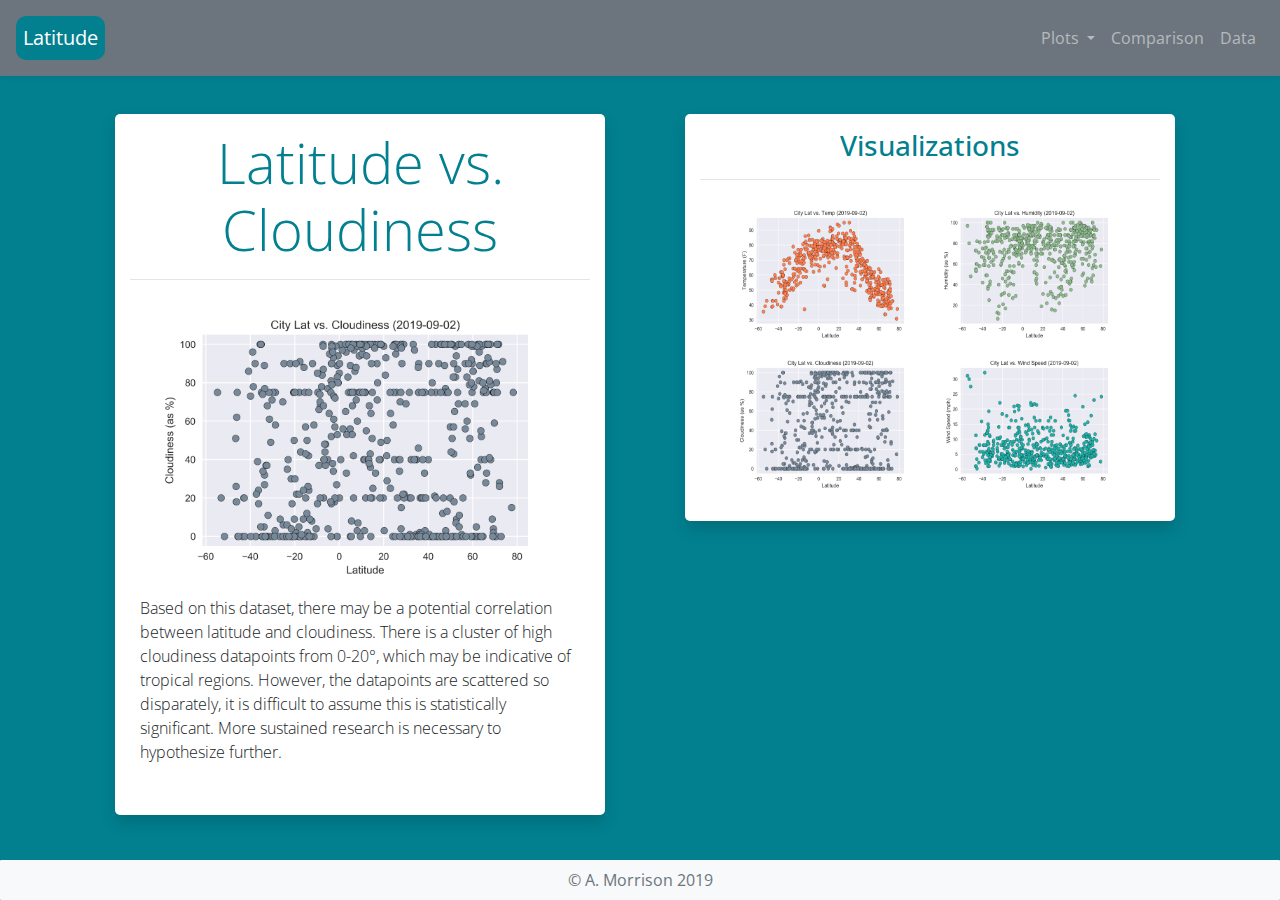
<file: visualizations/vis_cloudiness.html>
<!DOCTYPE html>
<html lang="en-us">

<head>
    <meta charset="UTF-8">
    <meta name="viewport" content="width=device-width, initial-scale=1">
    <title>Cloudiness</title>

    <!-- Bootstrap CDN -->
    <link rel="stylesheet" href="https://stackpath.bootstrapcdn.com/bootstrap/4.3.1/css/bootstrap.min.css"
        integrity="sha384-ggOyR0iXCbMQv3Xipma34MD+dH/1fQ784/j6cY/iJTQUOhcWr7x9JvoRxT2MZw1T" crossorigin="anonymous">


    <!-- Bootstrap Flatly
    <link rel="stylesheet" href="https://stackpath.bootstrapcdn.com/bootswatch/4.3.1/flatly/bootstrap.min.css"> -->

    <!-- custom CSS -->
    <link rel="stylesheet" href="../style.css">

    <!-- JScript for Bootstrap -->
    <script src="https://code.jquery.com/jquery-3.3.1.slim.min.js"
        integrity="sha384-q8i/X+965DzO0rT7abK41JStQIAqVgRVzpbzo5smXKp4YfRvH+8abtTE1Pi6jizo"
        crossorigin="anonymous"></script>
    <script src="https://cdnjs.cloudflare.com/ajax/libs/popper.js/1.14.7/umd/popper.min.js"
        integrity="sha384-UO2eT0CpHqdSJQ6hJty5KVphtPhzWj9WO1clHTMGa3JDZwrnQq4sF86dIHNDz0W1"
        crossorigin="anonymous"></script>
    <script src="https://stackpath.bootstrapcdn.com/bootstrap/4.3.1/js/bootstrap.min.js"
        integrity="sha384-JjSmVgyd0p3pXB1rRibZUAYoIIy6OrQ6VrjIEaFf/nJGzIxFDsf4x0xIM+B07jRM"
        crossorigin="anonymous"></script>
</head>

<body>
    <!-- navigation bar -->
    <nav class="navbar shadow-sm justify-content-between p-3 mb-2 mx-auto static-top navbar-expand-xl navbar-dark bg-secondary">
        <a class="navbar navbar-brand mr-auto" href="../index.html">Latitude</a>
        <button class="navbar-toggler" type="button" data-toggle="collapse" data-target="#navbarNavDropdown"
            aria-controls="navbarNavDropdown" aria-expanded="false" aria-label="Toggle navigation">
            <span class="navbar-toggler-icon"></span>
        </button>
        <div class="collapse navbar-collapse justify-content-between" id="navbarNavDropdown">
            <ul class="navbar-nav ml-auto">
                <li class="nav-item dropdown">
                    <a class="nav-link dropdown-toggle" href="#" id="navbarDropdownMenuLink" role="button"
                        data-toggle="dropdown" aria-haspopup="true" aria-expanded="true">Plots
                    </a>
                    <div class="dropdown-menu" aria-labelledby="navbarDropdownMenuLink">
                        <a class="dropdown-item" href="vis_temp.html">Max Temperature</a>
                        <a class="dropdown-item" href="vis_humidity.html">Humidity</a>
                        <a class="dropdown-item" href="vis_cloudiness.html">Cloudiness</a>
                        <a class="dropdown-item" href="vis_wind.html">Wind Speed</a>
                    </div>
                </li>
                <li class="nav-item">
                    <a class="nav-link" href="../comparisons.html">Comparison</a>
                </li>
                <li class="nav-item">
                    <a class="nav-link" href="../data.html">Data</a>
                </li>
                
            </ul>
        </div>
    </nav>
    <!--end navigation bar-->

    <main role="main" class="container">
        <div class="parent-container d-flex">
            <div class='row parent'>

                <!-- left box -->
                <div class="col-md-6" id='left'>
                    <div class="container">
                        <div class="shadow box">
                            <h3 class="text-center display-4">Latitude vs. Cloudiness</h3>
                            <hr>
                            <div class="text-left">
                                <div class="container mx-auto">
                                <a href="vis_cloudiness.html"><img src="../assets/lat_cloudiness.png" width=600 height=450 alt="Latitude v. Wind Speed"
                                    class="img-fluid float-bottom"></a></div>
                                <p class="lead">
                                   Based on this dataset, there may be a potential correlation between latitude and cloudiness. There is a cluster of high cloudiness datapoints
                                   from 0-20°, which may be indicative of tropical regions. However, the datapoints are scattered so disparately, it is difficult to assume this is
                                   statistically significant. More sustained research is necessary to hypothesize further.
                                </p>
                            </div>
                        </div>
                    </div>
                </div>

                <!-- right box (thumbnails) -->
                <div class="col-md-6" id="right">
                    <div class="container">
                        <div class="shadow box">
                            <h3 class="text-center">Visualizations</h3>
                            <hr>
                            <div class="text-center">
                                <!-- row 1 of img -->
                                <a href="vis_temp.html"><img src="../assets/lat_temp.png" width=200 height=150 alt="Latitude v. Max Temp"></a>
                                <a href="vis_humidity.html"><img src="../assets/lat_humid.png" width=200 height=150 alt="Latitude v. Humidity"></a><br>

                                <!-- row 2 of img -->
                                <a href="vis_cloudiness.html"><img src="../assets/lat_cloudiness.png" width=200 height=150 alt="Latitude v. Cloudiness"></a>
                                <a href="vis_wind.html"><img src="../assets/lat_wind.png" width=200 height=150 alt="Latitude v. Wind Speed"></a>
                            </div>
                        </div>
                    </div>
                </div>
            </div>
        </div>
    </main>

    <!-- footer container -->
    <div class="d-flex flex-column sticky-footer-wrapper">
        <nav class="navbar fixed-bottom navbar-light bg-light p-0">
            <a class="navbar-text text-muted mx-auto">© A. Morrison 2019</a>
        </nav>
    </div>

</body>

</html>
</file>
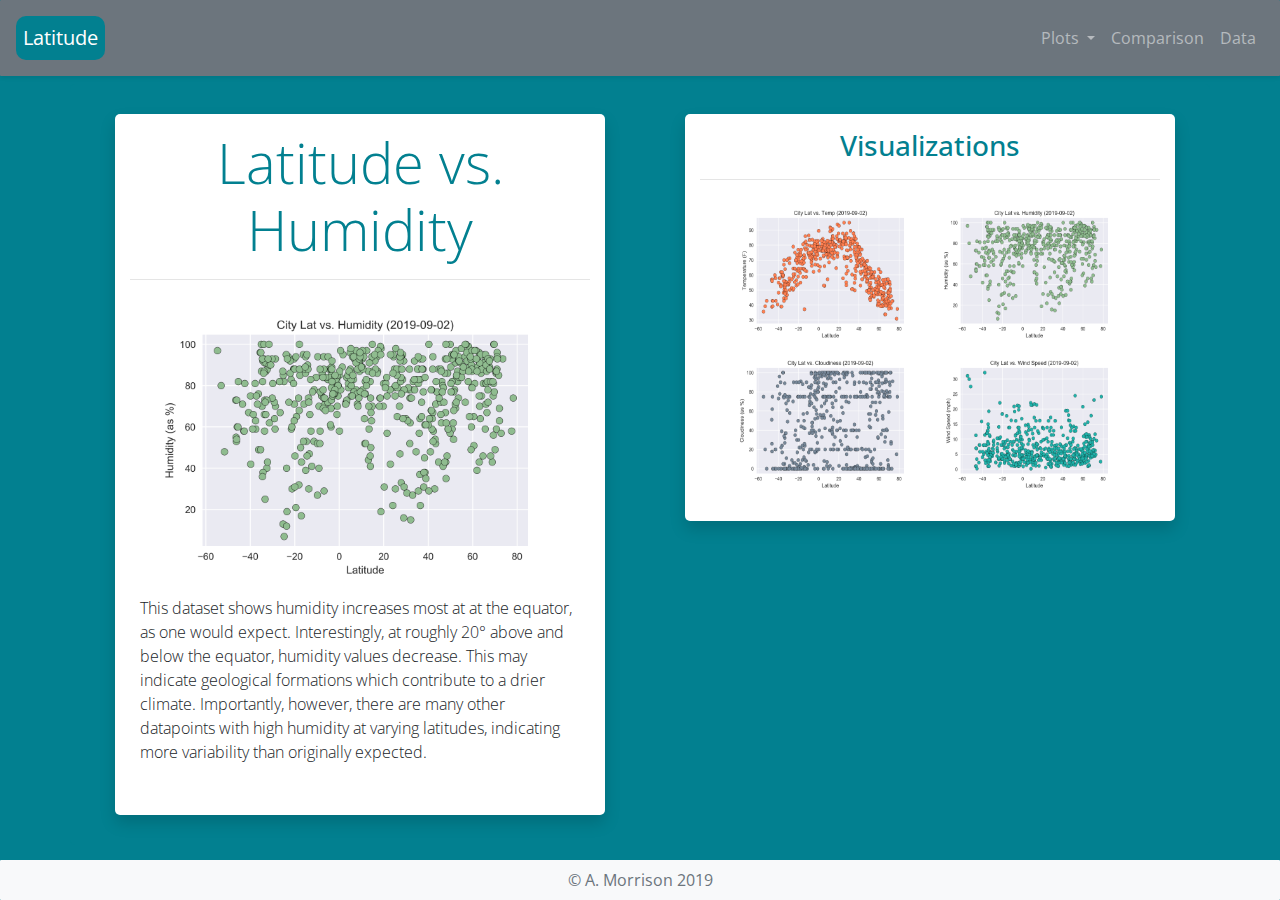
<file: visualizations/vis_humidity.html>
<!DOCTYPE html>
<html lang="en-us">

<head>
    <meta charset="UTF-8">
    <meta name="viewport" content="width=device-width, initial-scale=1">
    <title>Humidity</title>

    <!-- Bootstrap CDN -->
    <link rel="stylesheet" href="https://stackpath.bootstrapcdn.com/bootstrap/4.3.1/css/bootstrap.min.css"
        integrity="sha384-ggOyR0iXCbMQv3Xipma34MD+dH/1fQ784/j6cY/iJTQUOhcWr7x9JvoRxT2MZw1T" crossorigin="anonymous">


    <!-- Bootstrap Flatly
    <link rel="stylesheet" href="https://stackpath.bootstrapcdn.com/bootswatch/4.3.1/flatly/bootstrap.min.css"> -->

    <!-- custom CSS -->
    <link rel="stylesheet" href="../style.css">

    <!-- JScript for Bootstrap -->
    <script src="https://code.jquery.com/jquery-3.3.1.slim.min.js"
        integrity="sha384-q8i/X+965DzO0rT7abK41JStQIAqVgRVzpbzo5smXKp4YfRvH+8abtTE1Pi6jizo"
        crossorigin="anonymous"></script>
    <script src="https://cdnjs.cloudflare.com/ajax/libs/popper.js/1.14.7/umd/popper.min.js"
        integrity="sha384-UO2eT0CpHqdSJQ6hJty5KVphtPhzWj9WO1clHTMGa3JDZwrnQq4sF86dIHNDz0W1"
        crossorigin="anonymous"></script>
    <script src="https://stackpath.bootstrapcdn.com/bootstrap/4.3.1/js/bootstrap.min.js"
        integrity="sha384-JjSmVgyd0p3pXB1rRibZUAYoIIy6OrQ6VrjIEaFf/nJGzIxFDsf4x0xIM+B07jRM"
        crossorigin="anonymous"></script>
</head>

<body>
    <!-- navigation bar -->
    <nav
        class="navbar shadow-sm justify-content-between p-3 mb-2 mx-auto static-top navbar-expand-xl navbar-dark bg-secondary">
        <a class="navbar navbar-brand mr-auto" href="../index.html">Latitude</a>
        <button class="navbar-toggler" type="button" data-toggle="collapse" data-target="#navbarNavDropdown"
            aria-controls="navbarNavDropdown" aria-expanded="false" aria-label="Toggle navigation">
            <span class="navbar-toggler-icon"></span>
        </button>
        <div class="collapse navbar-collapse justify-content-between" id="navbarNavDropdown">
            <ul class="navbar-nav ml-auto">
                <li class="nav-item dropdown">
                    <a class="nav-link dropdown-toggle" href="#" id="navbarDropdownMenuLink" role="button"
                        data-toggle="dropdown" aria-haspopup="true" aria-expanded="true">Plots
                    </a>
                    <div class="dropdown-menu" aria-labelledby="navbarDropdownMenuLink">
                        <a class="dropdown-item" href="vis_temp.html">Max Temperature</a>
                        <a class="dropdown-item" href="vis_humidity.html">Humidity</a>
                        <a class="dropdown-item" href="vis_cloudiness.html">Cloudiness</a>
                        <a class="dropdown-item" href="vis_wind.html">Wind Speed</a>
                    </div>
                </li>
                <li class="nav-item">
                    <a class="nav-link" href="../comparisons.html">Comparison</a>
                </li>
                <li class="nav-item">
                    <a class="nav-link" href="../data.html">Data</a>
                </li>

            </ul>
        </div>
    </nav>
    <!--end navigation bar-->

    <main role="main" class="container">
        <div class="parent-container d-flex">
            <div class='row parent'>

                <!-- left box -->
                <div class="col-md-6" id='left'>
                    <div class="container">
                        <div class="shadow box">
                            <h3 class="text-center display-4">Latitude vs. Humidity</h3>
                            <hr>
                            <div class="text-left">
                                <div class="container mx-auto">
                                    <a href="vis_humidity.html"><img src="../assets/lat_humid.png" width=600 height=450
                                            alt="Latitude v. Wind Speed" class="img-fluid float-bottom"></a></div>
                                <p class="lead">
                                    This dataset shows humidity increases most at at the equator, as one would expect. Interestingly, at roughly 20° above and
                                    below the equator, humidity values decrease. This may indicate geological formations which
                                    contribute to a drier climate. Importantly, however, there are many other datapoints with high humidity at
                                    varying latitudes, indicating more variability than originally expected.
                                </p>
                            </div>
                        </div>
                    </div>
                </div>

                <!-- right box (thumbnails) -->
                <div class="col-md-6" id="right">
                    <div class="container">
                        <div class="shadow box">
                            <h3 class="text-center">Visualizations</h3>
                            <hr>
                            <div class="text-center">
                                <!-- row 1 of img -->
                                <a href="vis_temp.html"><img src="../assets/lat_temp.png" width=200 height=150
                                        alt="Latitude v. Max Temp"></a>
                                <a href="vis_humidity.html"><img src="../assets/lat_humid.png" width=200 height=150
                                        alt="Latitude v. Humidity"></a><br>

                                <!-- row 2 of img -->
                                <a href="vis_cloudiness.html"><img src="../assets/lat_cloudiness.png" width=200
                                        height=150 alt="Latitude v. Cloudiness"></a>
                                <a href="vis_wind.html"><img src="../assets/lat_wind.png" width=200 height=150
                                        alt="Latitude v. Wind Speed"></a>
                            </div>
                        </div>
                    </div>
                </div>
            </div>
        </div>
    </main>

    <!-- footer container -->
    <div class="d-flex flex-column sticky-footer-wrapper">
        <nav class="navbar fixed-bottom navbar-light bg-light p-0">
            <a class="navbar-text text-muted mx-auto">© A. Morrison 2019</a>
        </nav>
    </div>

</body>

</html>
</file>
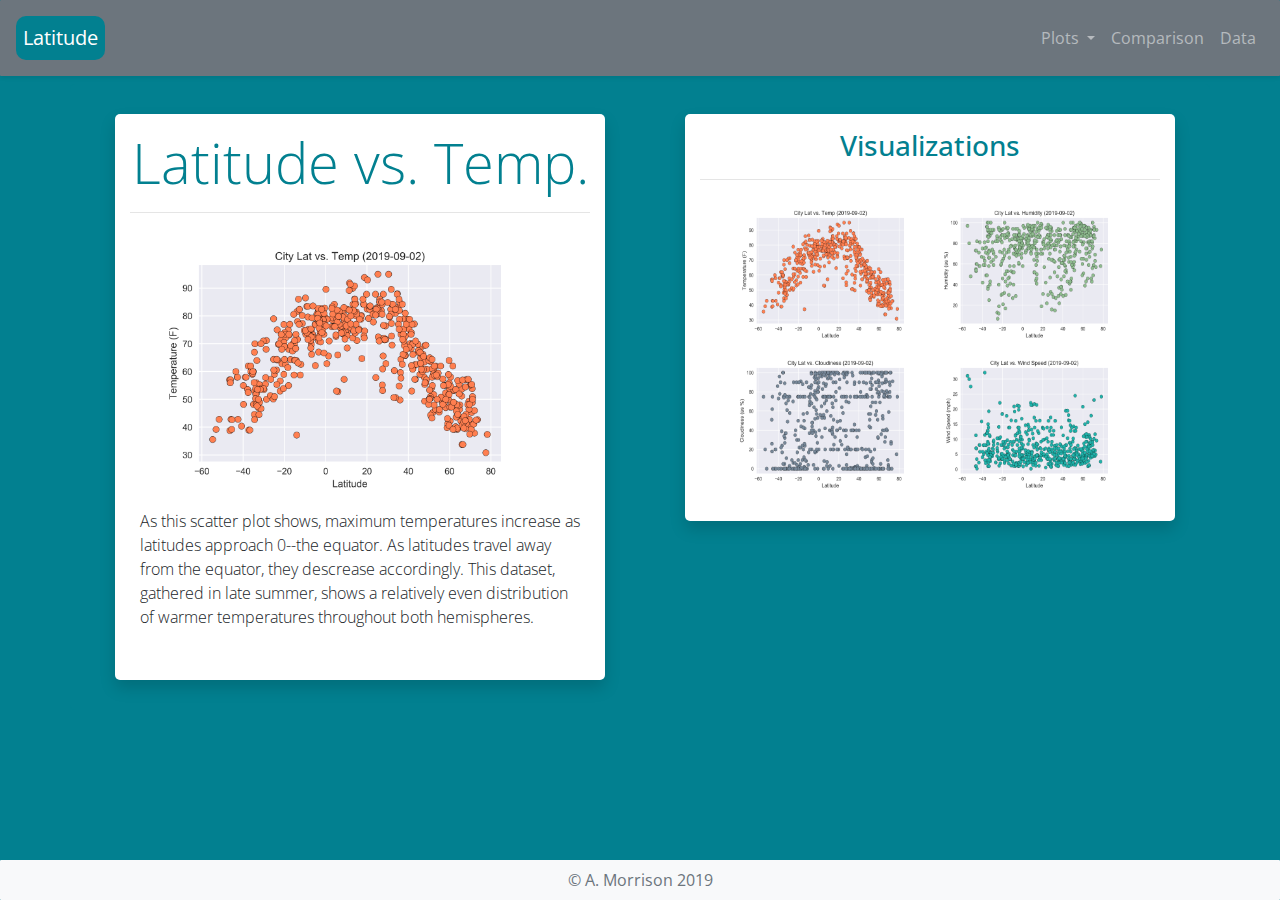
<file: visualizations/vis_temp.html>
<!DOCTYPE html>
<html lang="en-us">

<head>
    <meta charset="UTF-8">
    <meta name="viewport" content="width=device-width, initial-scale=1">
    <title>Max Temperature</title>

    <!-- Bootstrap CDN -->
    <link rel="stylesheet" href="https://stackpath.bootstrapcdn.com/bootstrap/4.3.1/css/bootstrap.min.css"
        integrity="sha384-ggOyR0iXCbMQv3Xipma34MD+dH/1fQ784/j6cY/iJTQUOhcWr7x9JvoRxT2MZw1T" crossorigin="anonymous">


    <!-- Bootstrap Flatly
    <link rel="stylesheet" href="https://stackpath.bootstrapcdn.com/bootswatch/4.3.1/flatly/bootstrap.min.css"> -->

    <!-- custom CSS -->
    <link rel="stylesheet" href="../style.css">

    <!-- JScript for Bootstrap -->
    <script src="https://code.jquery.com/jquery-3.3.1.slim.min.js"
        integrity="sha384-q8i/X+965DzO0rT7abK41JStQIAqVgRVzpbzo5smXKp4YfRvH+8abtTE1Pi6jizo"
        crossorigin="anonymous"></script>
    <script src="https://cdnjs.cloudflare.com/ajax/libs/popper.js/1.14.7/umd/popper.min.js"
        integrity="sha384-UO2eT0CpHqdSJQ6hJty5KVphtPhzWj9WO1clHTMGa3JDZwrnQq4sF86dIHNDz0W1"
        crossorigin="anonymous"></script>
    <script src="https://stackpath.bootstrapcdn.com/bootstrap/4.3.1/js/bootstrap.min.js"
        integrity="sha384-JjSmVgyd0p3pXB1rRibZUAYoIIy6OrQ6VrjIEaFf/nJGzIxFDsf4x0xIM+B07jRM"
        crossorigin="anonymous"></script>
</head>

<body>
    <!-- navigation bar -->
    <nav
        class="navbar shadow-sm justify-content-between p-3 mb-2 mx-auto static-top navbar-expand-xl navbar-dark bg-secondary">
        <a class="navbar navbar-brand mr-auto" href="../index.html">Latitude</a>
        <button class="navbar-toggler" type="button" data-toggle="collapse" data-target="#navbarNavDropdown"
            aria-controls="navbarNavDropdown" aria-expanded="false" aria-label="Toggle navigation">
            <span class="navbar-toggler-icon"></span>
        </button>
        <div class="collapse navbar-collapse justify-content-between" id="navbarNavDropdown">
            <ul class="navbar-nav ml-auto">
                <li class="nav-item dropdown">
                    <a class="nav-link dropdown-toggle" href="#" id="navbarDropdownMenuLink" role="button"
                        data-toggle="dropdown" aria-haspopup="true" aria-expanded="true">Plots
                    </a>
                    <div class="dropdown-menu" aria-labelledby="navbarDropdownMenuLink">
                        <a class="dropdown-item" href="vis_temp.html">Max Temperature</a>
                        <a class="dropdown-item" href="vis_humidity.html">Humidity</a>
                        <a class="dropdown-item" href="vis_cloudiness.html">Cloudiness</a>
                        <a class="dropdown-item" href="vis_wind.html">Wind Speed</a>
                    </div>
                </li>
                <li class="nav-item">
                    <a class="nav-link" href="../comparisons.html">Comparison</a>
                </li>
                <li class="nav-item">
                    <a class="nav-link" href="../data.html">Data</a>
                </li>

            </ul>
        </div>
    </nav>
    <!--end navigation bar-->

    <main role="main" class="container">
        <div class="parent-container d-flex">
            <div class='row parent'>

                <!-- left box -->
                <div class="col-md-6" id='left'>
                    <div class="container">
                        <div class="shadow box">
                            <h3 class="text-center display-4">Latitude vs. Temp.</h3>
                            <hr>
                            <div class="text-left">
                                <div class="container mx-auto">
                                    <a href="vis_temp.html"><img src="../assets/lat_temp.png" width=400 height=300
                                            alt="Latitude v. Max Temp" class="img-fluid float-bottom"></a></div>
                                <p class="lead">
                                    As this scatter plot shows, maximum temperatures increase as latitudes approach
                                    0--the equator. As latitudes travel away from the equator, they descrease
                                    accordingly.
                                    This dataset, gathered in late summer, shows a relatively even distribution of
                                    warmer temperatures throughout both hemispheres.
                                </p>
                            </div>
                        </div>
                    </div>
                </div>

                <!-- right box (thumbnails) -->
                <div class="col-md-6" id="right">
                    <div class="container">
                        <div class="shadow box">
                            <h3 class="text-center">Visualizations</h3>
                            <hr>
                            <div class="text-center">
                                <!-- row 1 of img -->
                                <a href="vis_temp.html"><img src="../assets/lat_temp.png" width=200 height=150
                                        alt="Latitude v. Max Temp"></a>
                                <a href="vis_humidity.html"><img src="../assets/lat_humid.png" width=200 height=150
                                        alt="Latitude v. Humidity"></a><br>

                                <!-- row 2 of img -->
                                <a href="vis_cloudiness.html"><img src="../assets/lat_cloudiness.png" width=200
                                        height=150 alt="Latitude v. Cloudiness"></a>
                                <a href="vis_wind.html"><img src="../assets/lat_wind.png" width=200 height=150
                                        alt="Latitude v. Wind Speed"></a>
                            </div>
                        </div>
                    </div>
                </div>
            </div>
        </div>
    </main>

    <!-- footer container -->
    <div class="d-flex flex-column sticky-footer-wrapper">
        <nav class="navbar fixed-bottom navbar-light bg-light p-0">
            <a class="navbar-text text-muted mx-auto">© A. Morrison 2019</a>
        </nav>
    </div>

</body>

</html>
</file>
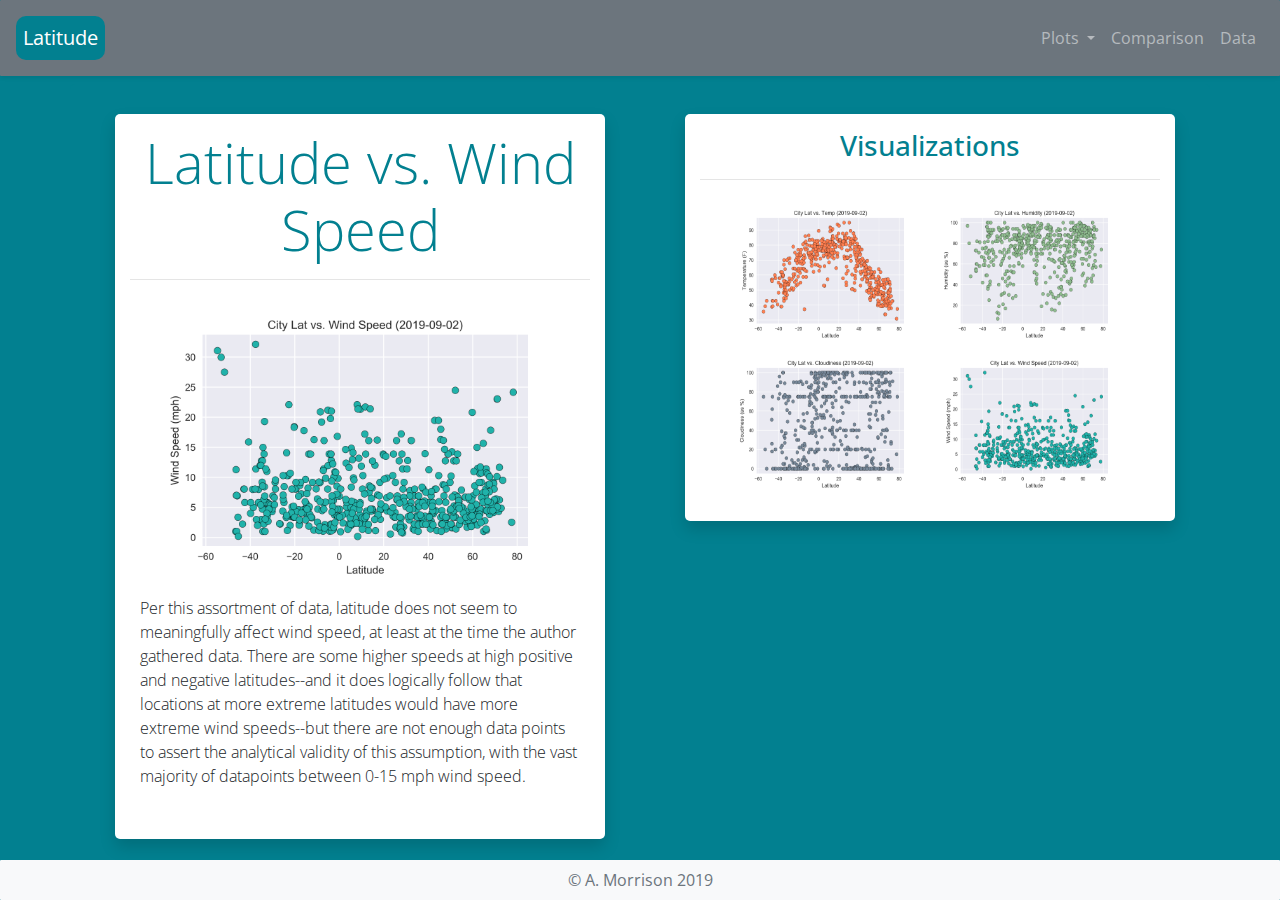
<file: visualizations/vis_wind.html>
<!DOCTYPE html>
<html lang="en-us">

<head>
    <meta charset="UTF-8">
    <meta name="viewport" content="width=device-width, initial-scale=1">
    <title>Wind Speed</title>

    <!-- Bootstrap CDN -->
    <link rel="stylesheet" href="https://stackpath.bootstrapcdn.com/bootstrap/4.3.1/css/bootstrap.min.css"
        integrity="sha384-ggOyR0iXCbMQv3Xipma34MD+dH/1fQ784/j6cY/iJTQUOhcWr7x9JvoRxT2MZw1T" crossorigin="anonymous">


    <!-- Bootstrap Flatly
    <link rel="stylesheet" href="https://stackpath.bootstrapcdn.com/bootswatch/4.3.1/flatly/bootstrap.min.css"> -->

    <!-- custom CSS -->
    <link rel="stylesheet" href="../style.css">

    <!-- JScript for Bootstrap -->
    <script src="https://code.jquery.com/jquery-3.3.1.slim.min.js"
        integrity="sha384-q8i/X+965DzO0rT7abK41JStQIAqVgRVzpbzo5smXKp4YfRvH+8abtTE1Pi6jizo"
        crossorigin="anonymous"></script>
    <script src="https://cdnjs.cloudflare.com/ajax/libs/popper.js/1.14.7/umd/popper.min.js"
        integrity="sha384-UO2eT0CpHqdSJQ6hJty5KVphtPhzWj9WO1clHTMGa3JDZwrnQq4sF86dIHNDz0W1"
        crossorigin="anonymous"></script>
    <script src="https://stackpath.bootstrapcdn.com/bootstrap/4.3.1/js/bootstrap.min.js"
        integrity="sha384-JjSmVgyd0p3pXB1rRibZUAYoIIy6OrQ6VrjIEaFf/nJGzIxFDsf4x0xIM+B07jRM"
        crossorigin="anonymous"></script>
</head>

<body>
    <!-- navigation bar -->
    <nav class="navbar shadow-sm justify-content-between p-3 mb-2 mx-auto static-top navbar-expand-xl navbar-dark bg-secondary">
        <a class="navbar navbar-brand mr-auto" href="../index.html">Latitude</a>
        <button class="navbar-toggler" type="button" data-toggle="collapse" data-target="#navbarNavDropdown"
            aria-controls="navbarNavDropdown" aria-expanded="false" aria-label="Toggle navigation">
            <span class="navbar-toggler-icon"></span>
        </button>
        <div class="collapse navbar-collapse justify-content-between" id="navbarNavDropdown">
            <ul class="navbar-nav ml-auto">
                <li class="nav-item dropdown">
                    <a class="nav-link dropdown-toggle" href="#" id="navbarDropdownMenuLink" role="button"
                        data-toggle="dropdown" aria-haspopup="true" aria-expanded="true">Plots
                    </a>
                    <div class="dropdown-menu" aria-labelledby="navbarDropdownMenuLink">
                        <a class="dropdown-item" href="vis_temp.html">Max Temperature</a>
                        <a class="dropdown-item" href="vis_humidity.html">Humidity</a>
                        <a class="dropdown-item" href="vis_cloudiness.html">Cloudiness</a>
                        <a class="dropdown-item" href="vis_wind.html">Wind Speed</a>
                    </div>
                </li>
                <li class="nav-item">
                    <a class="nav-link" href="../comparisons.html">Comparison</a>
                </li>
                <li class="nav-item">
                    <a class="nav-link" href="../data.html">Data</a>
                </li>
                
            </ul>
        </div>
    </nav>
    <!--end navigation bar-->

    <main role="main" class="container">
        <div class="parent-container d-flex">
            <div class='row parent'>

                <!-- left box -->
                <div class="col-md-6" id='left'>
                    <div class="container">
                        <div class="shadow box">
                            <h3 class="text-center display-4">Latitude vs. Wind Speed</h3>
                            <hr>
                            <div class="text-left">
                                <div class="container mx-auto">
                                <a href="vis_wind.html"><img src="../assets/lat_wind.png" width=600 height=450 alt="Latitude v. Wind Speed"
                                    class="img-fluid float-bottom"></a></div>
                                <p class="lead">
                                    Per this assortment of data, latitude does not seem to meaningfully affect wind speed, at least at the time the author gathered data.
                                    There are some higher speeds at high positive and negative latitudes--and it does logically follow that locations at more extreme latitudes would have more extreme wind speeds--but there are not enough data points to 
                                    assert the analytical validity of this assumption, with the vast majority of datapoints between 0-15 mph wind speed.
                                </p>
                            </div>
                        </div>
                    </div>
                </div>

                <!-- right box (thumbnails) -->
                <div class="col-md-6" id="right">
                    <div class="container">
                        <div class="shadow box">
                            <h3 class="text-center">Visualizations</h3>
                            <hr>
                            <div class="text-center">
                                <!-- row 1 of img -->
                                <a href="vis_temp.html"><img src="../assets/lat_temp.png" width=200 height=150 alt="Latitude v. Max Temp"></a>
                                <a href="vis_humidity.html"><img src="../assets/lat_humid.png" width=200 height=150 alt="Latitude v. Humidity"></a><br>

                                <!-- row 2 of img -->
                                <a href="vis_cloudiness.html"><img src="../assets/lat_cloudiness.png" width=200 height=150 alt="Latitude v. Cloudiness"></a>
                                <a href="vis_wind.html"><img src="../assets/lat_wind.png" width=200 height=150 alt="Latitude v. Wind Speed"></a>
                            </div>
                        </div>
                    </div>
                </div>
            </div>
        </div>
    </main>

    <!-- footer container -->
    <div class="d-flex flex-column sticky-footer-wrapper">
        <nav class="navbar fixed-bottom navbar-light bg-light p-0">
            <a class="navbar-text text-muted mx-auto">© A. Morrison 2019</a>
        </nav>
    </div>

</body>

</html>
</file>
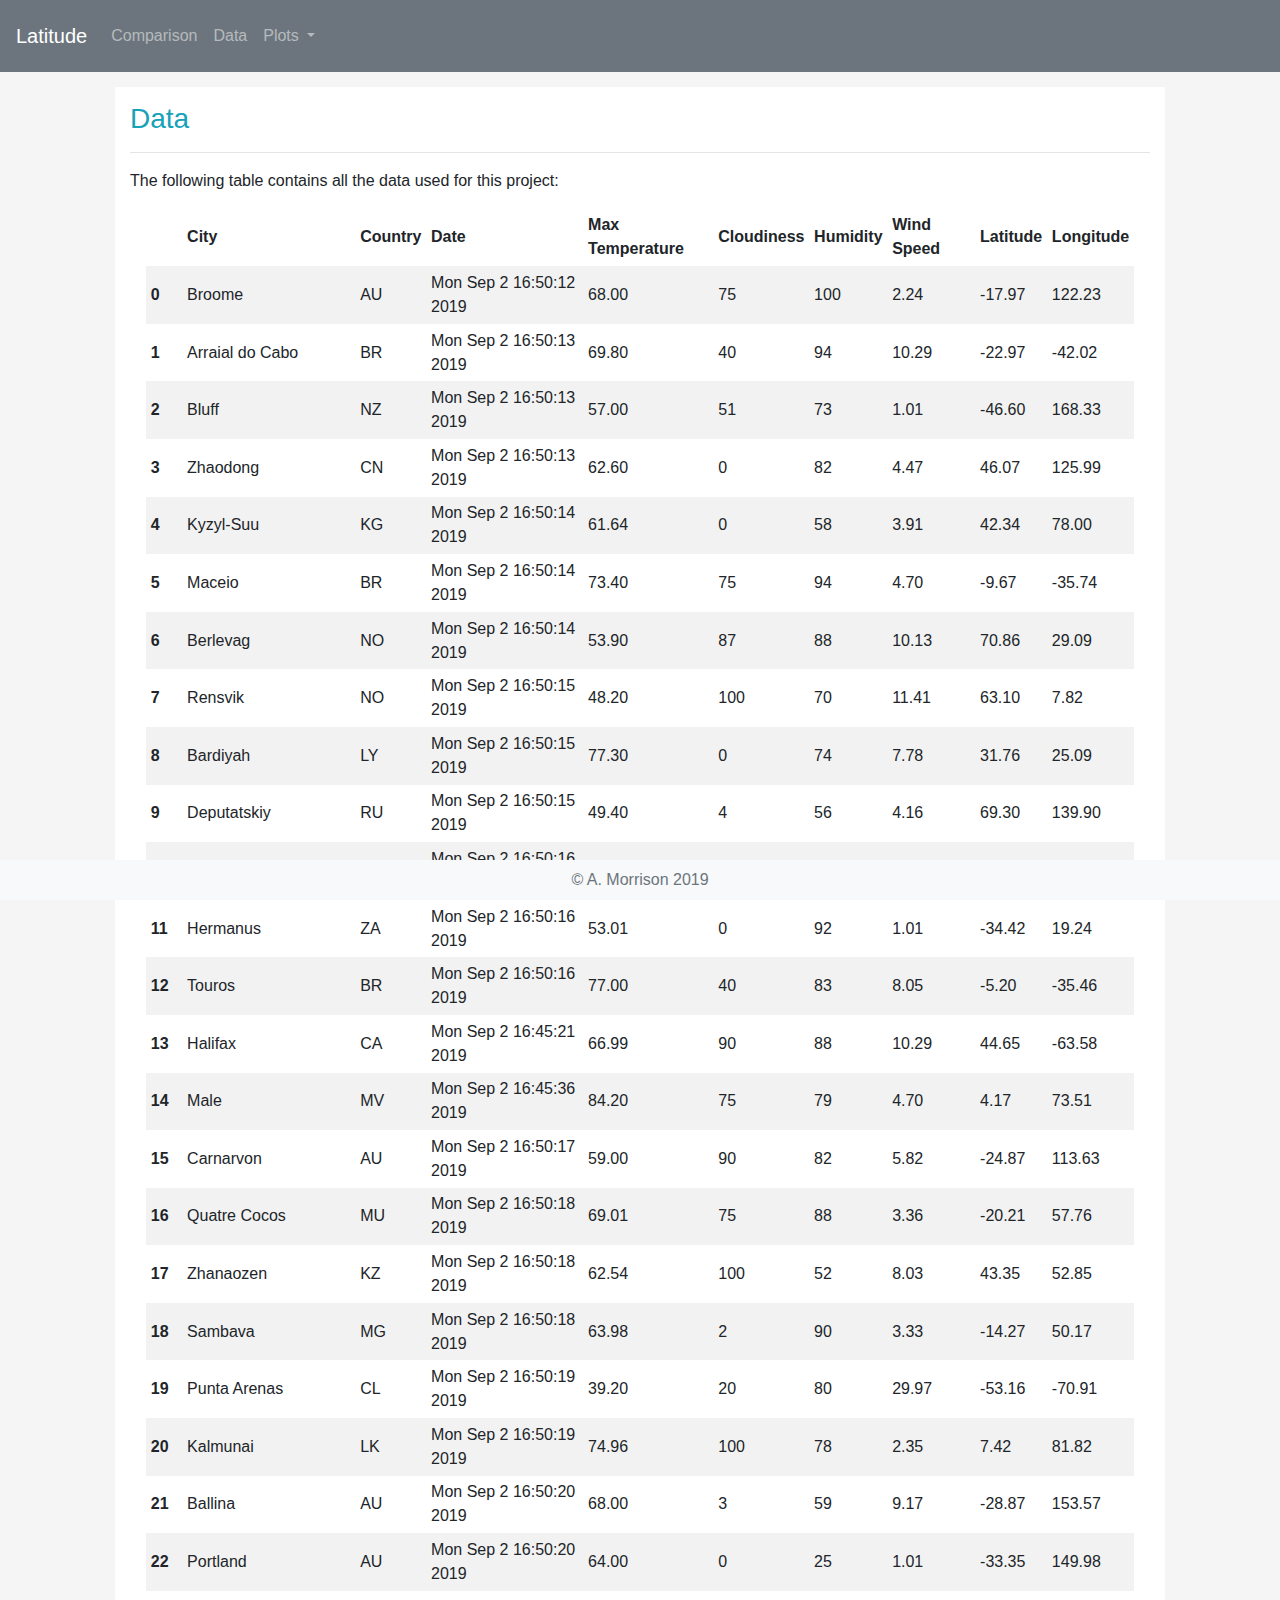
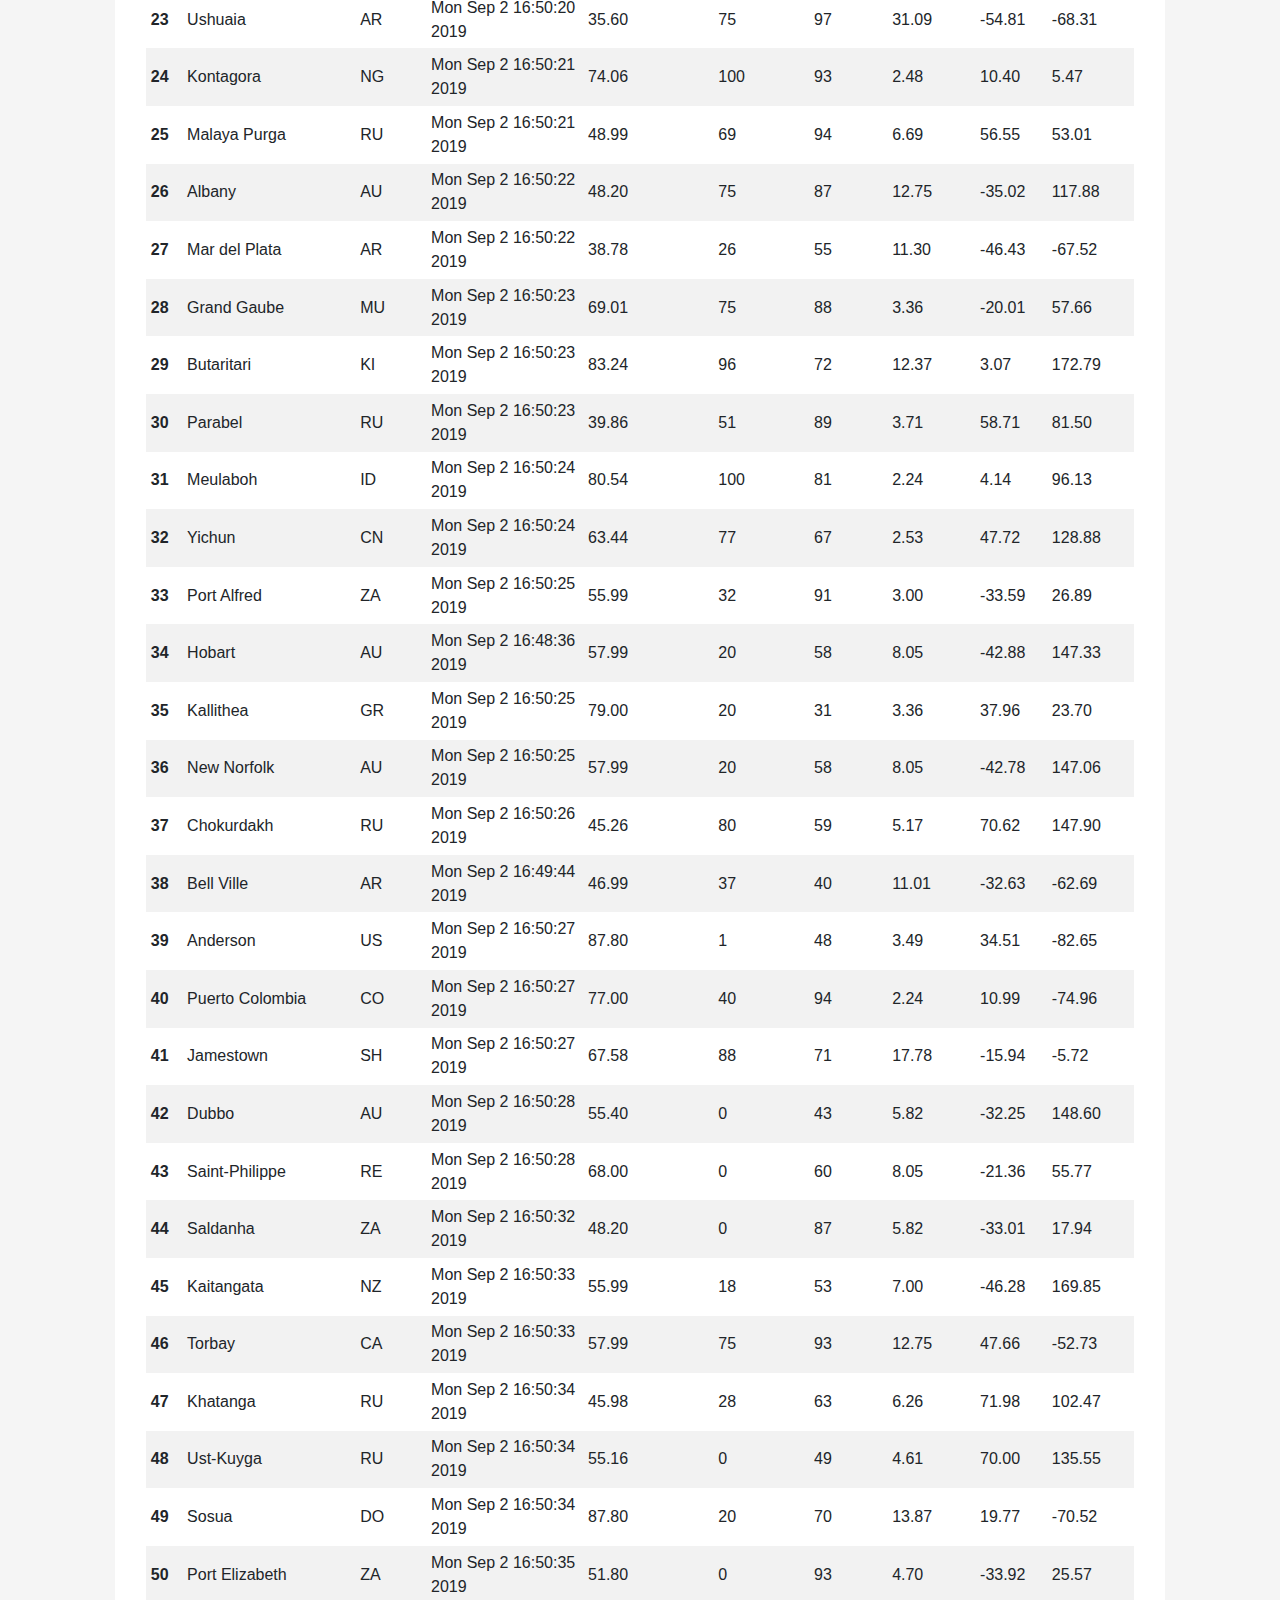
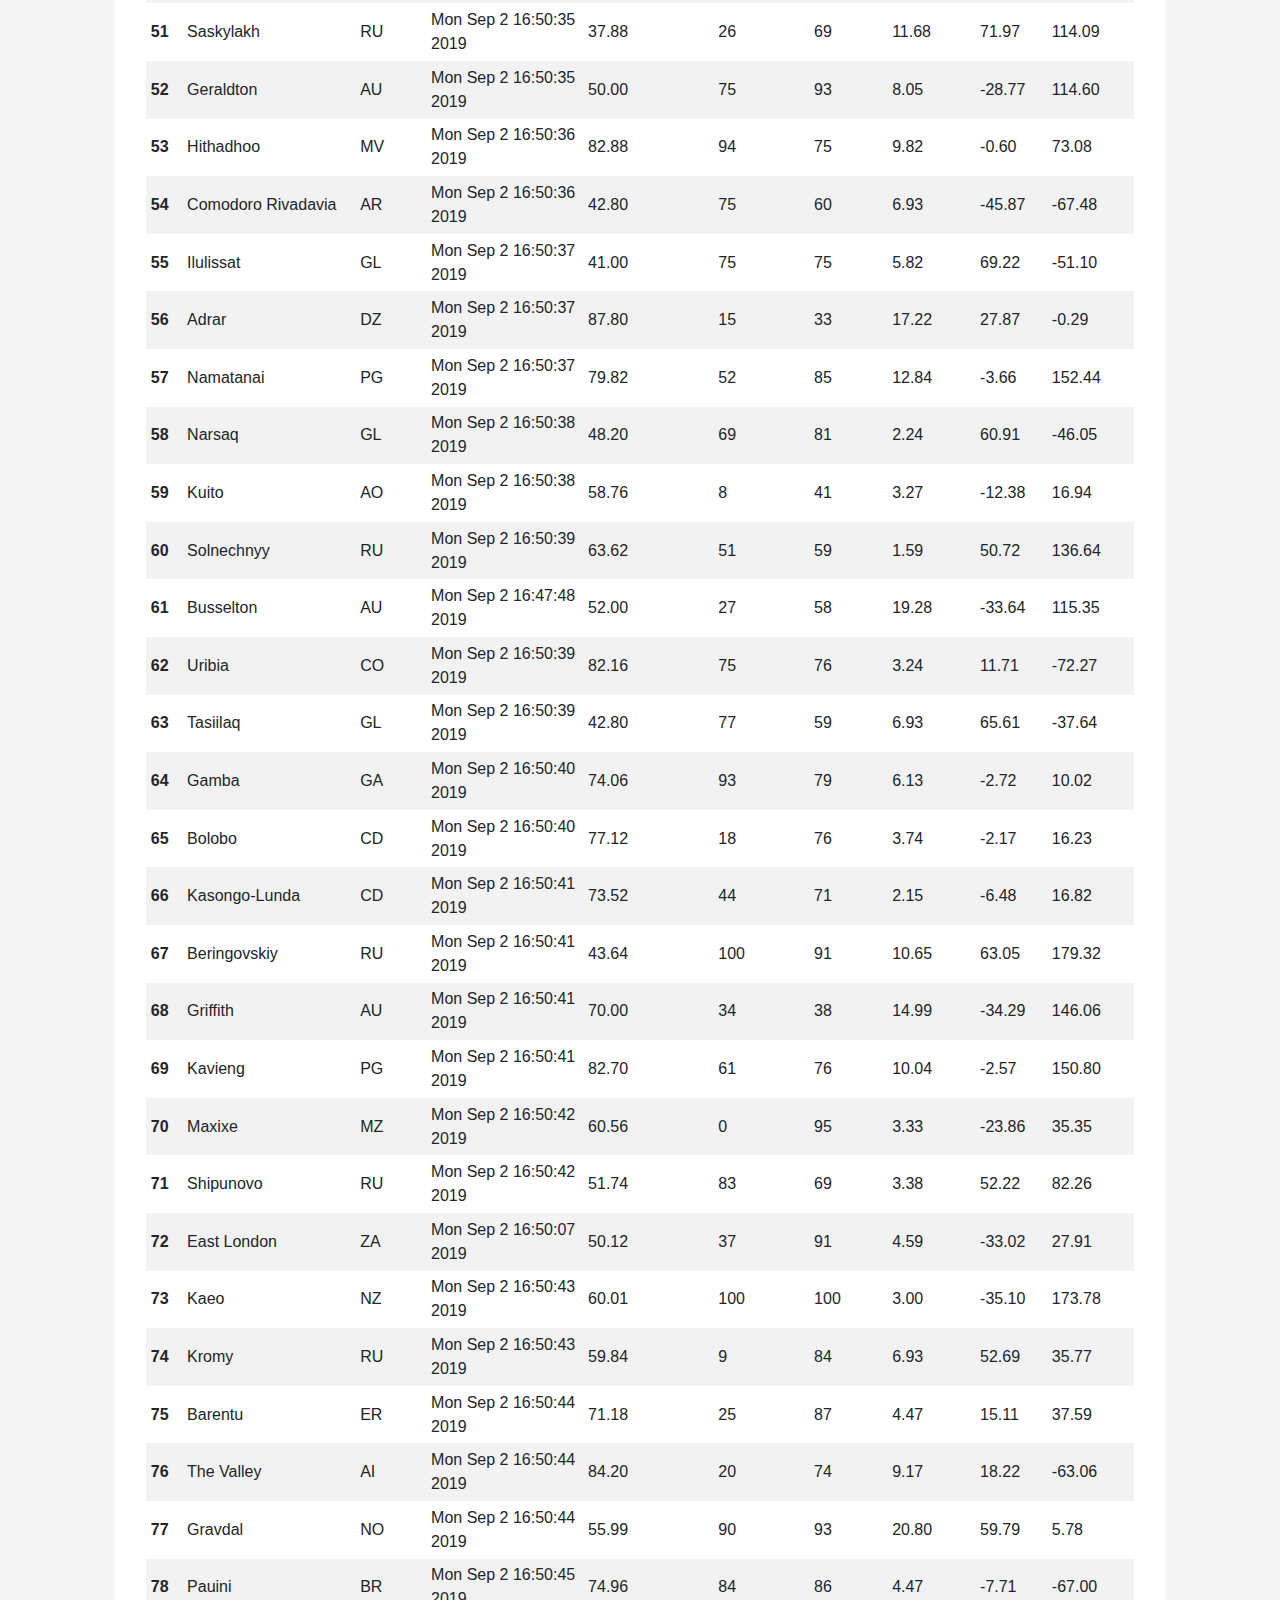
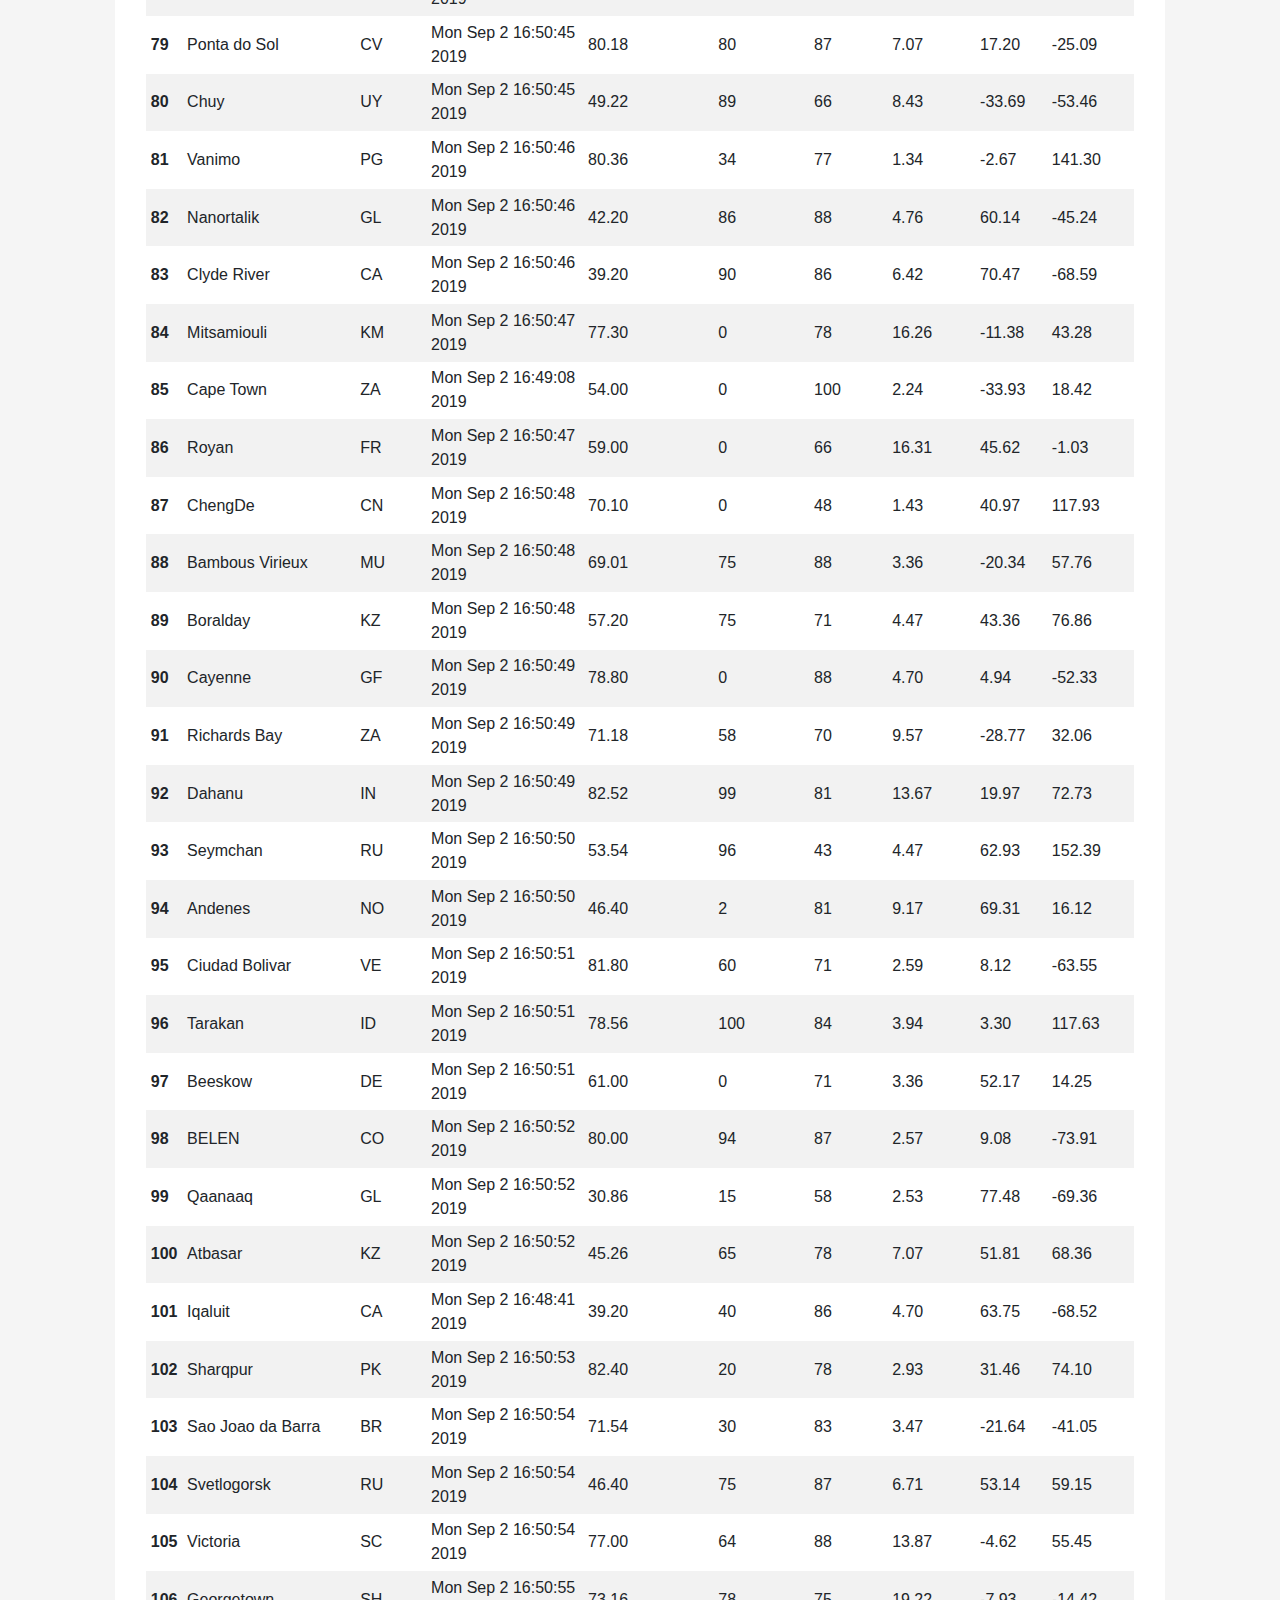
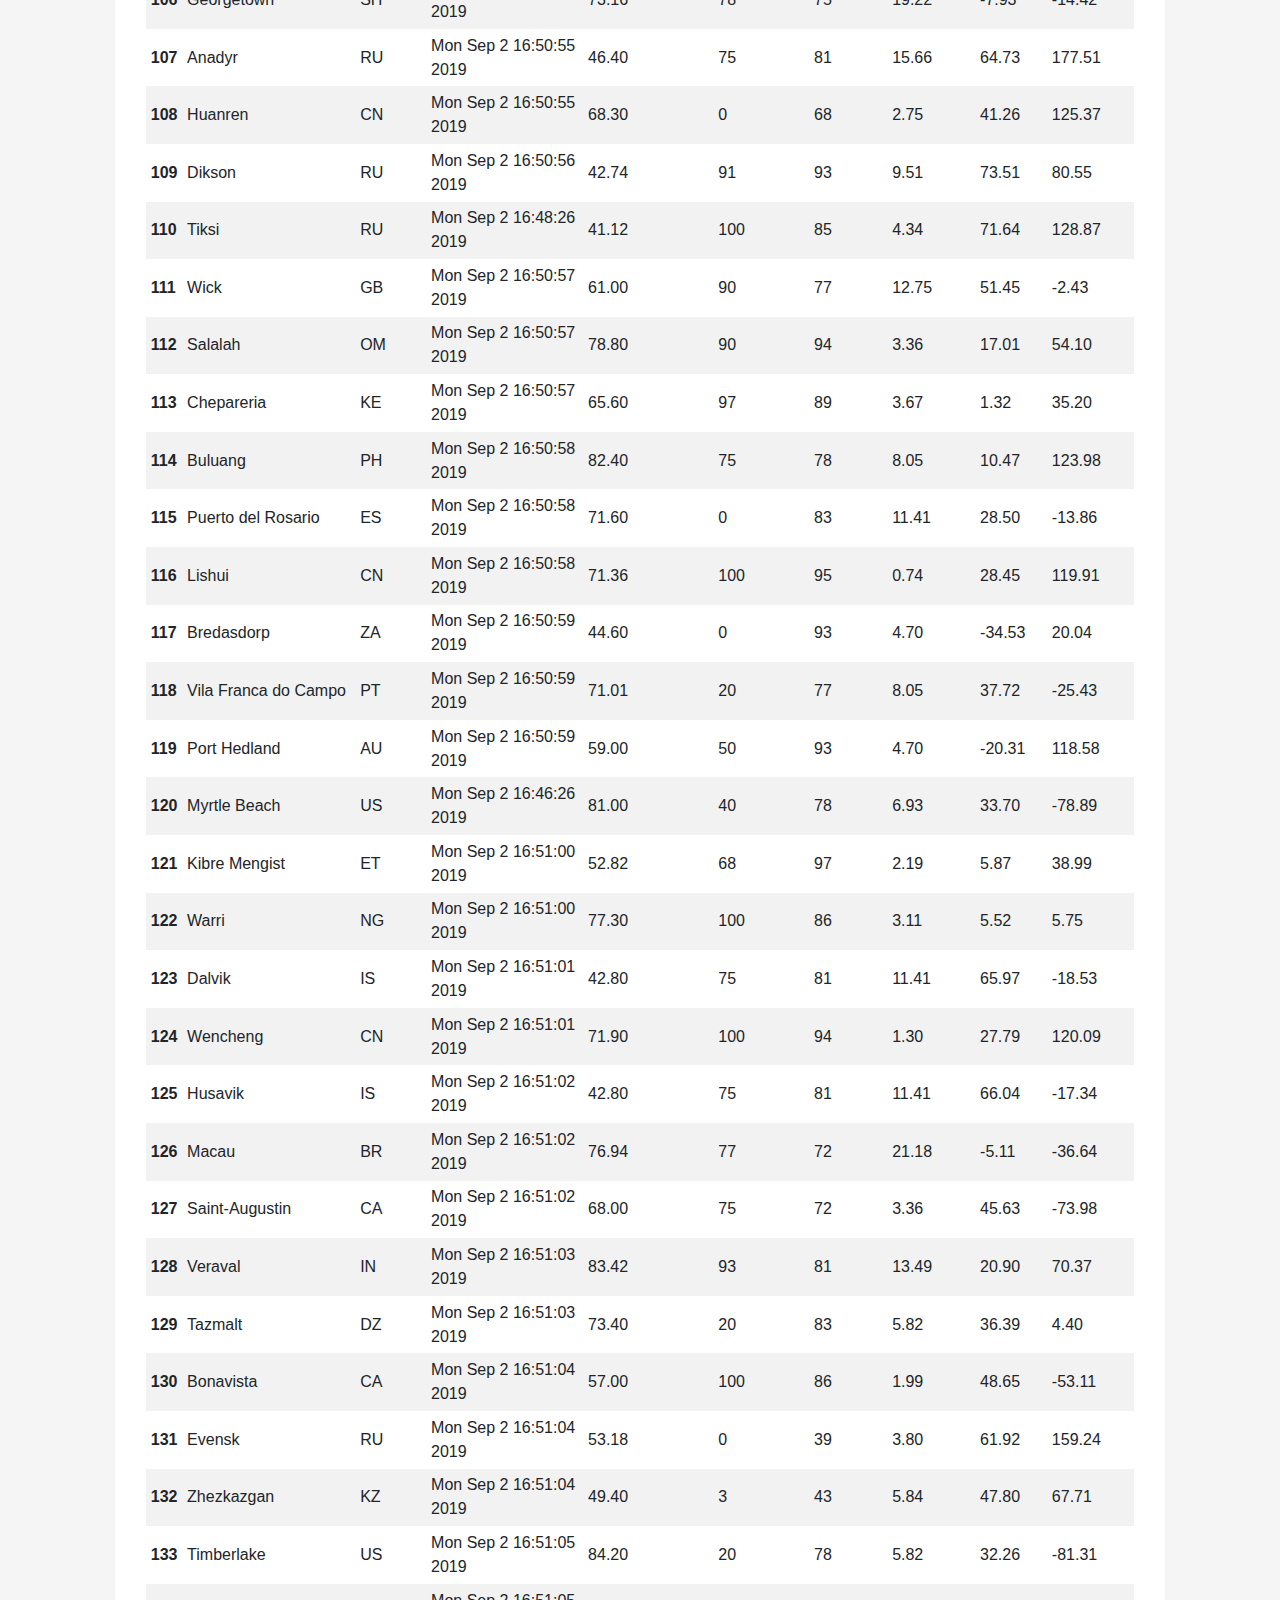
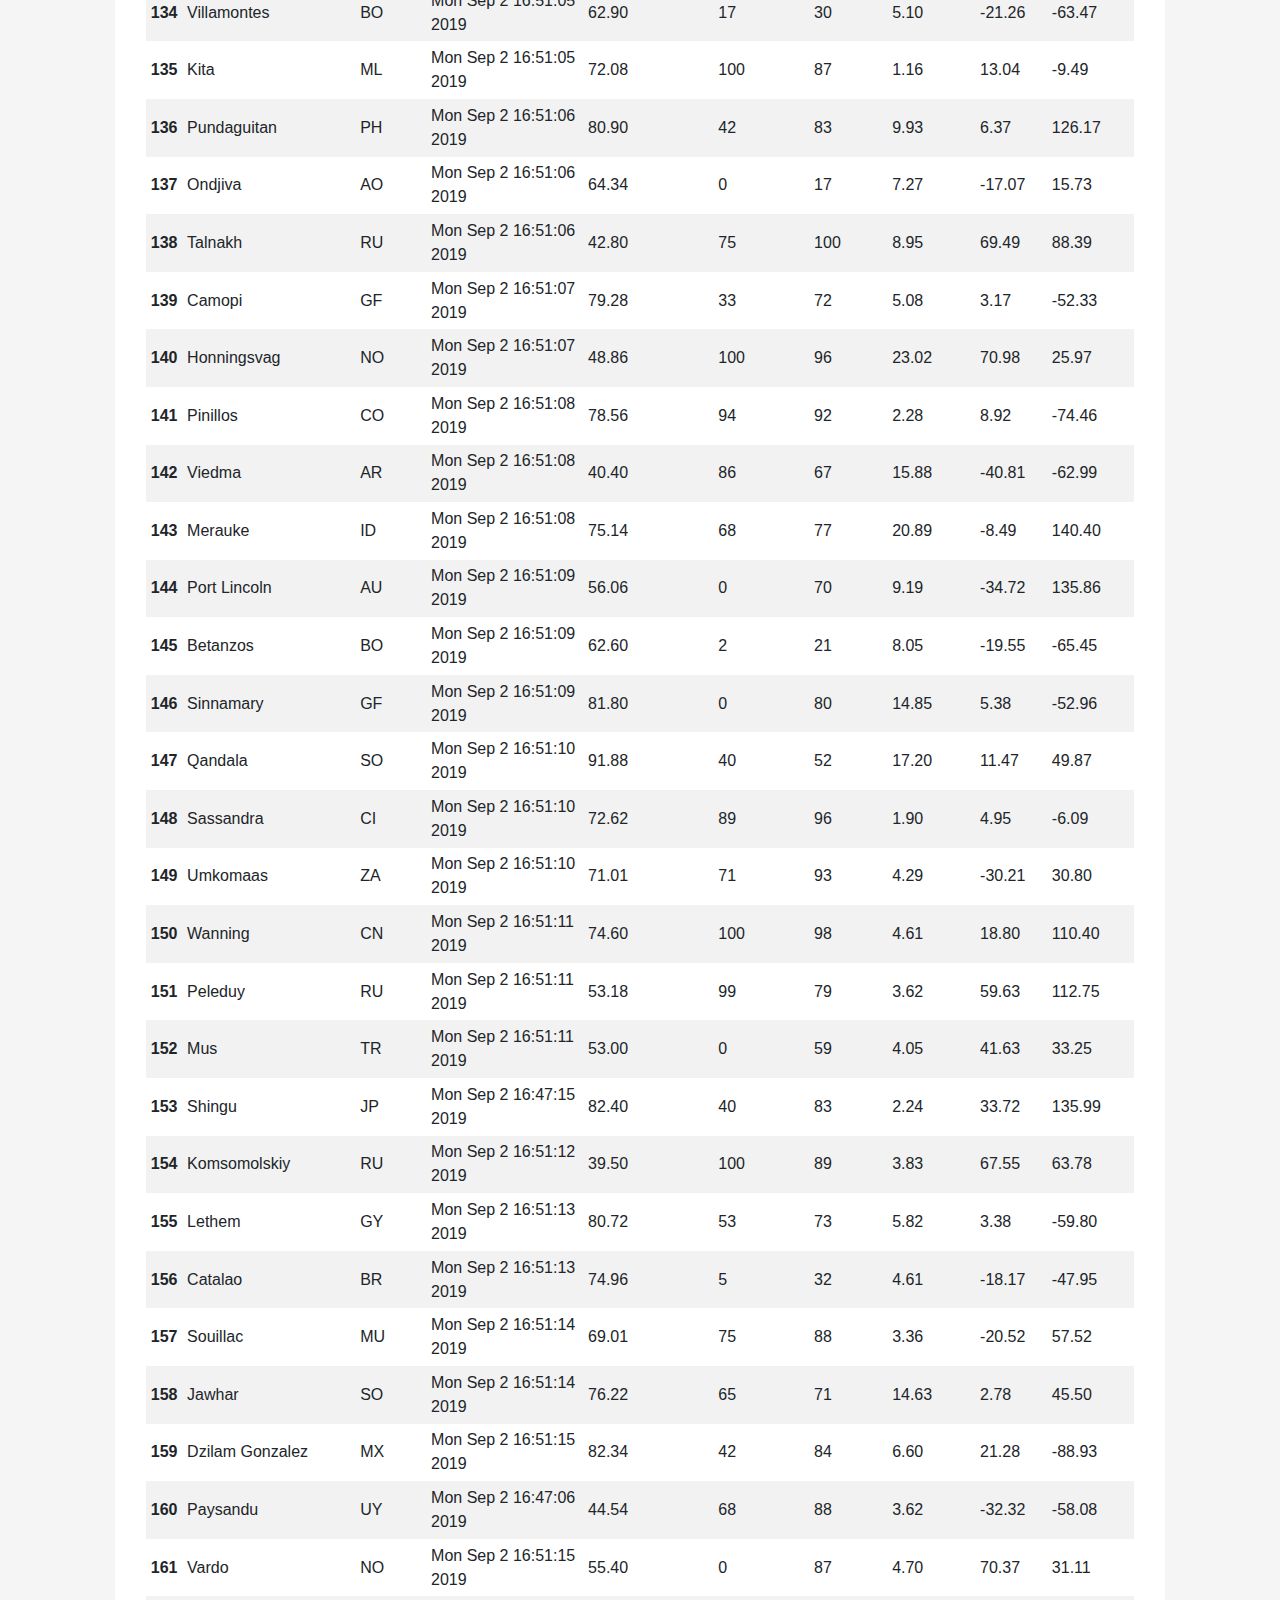
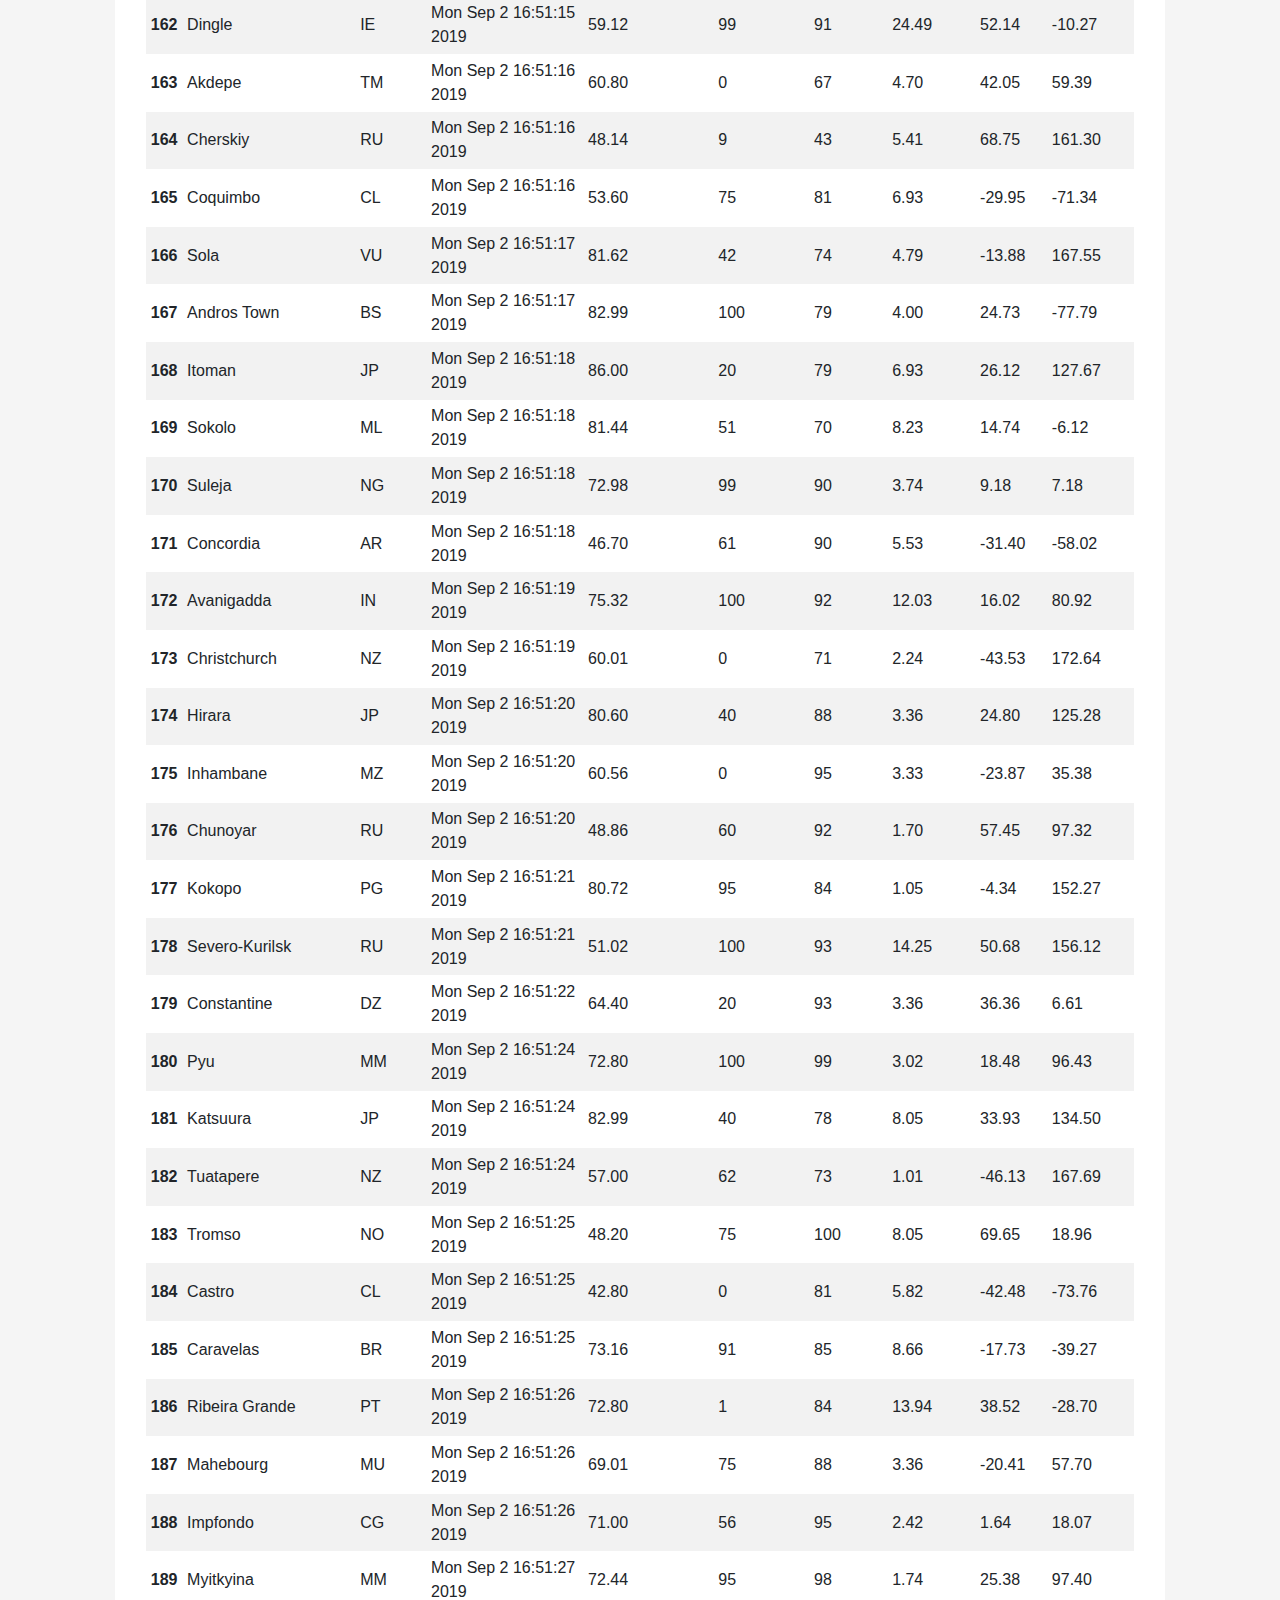
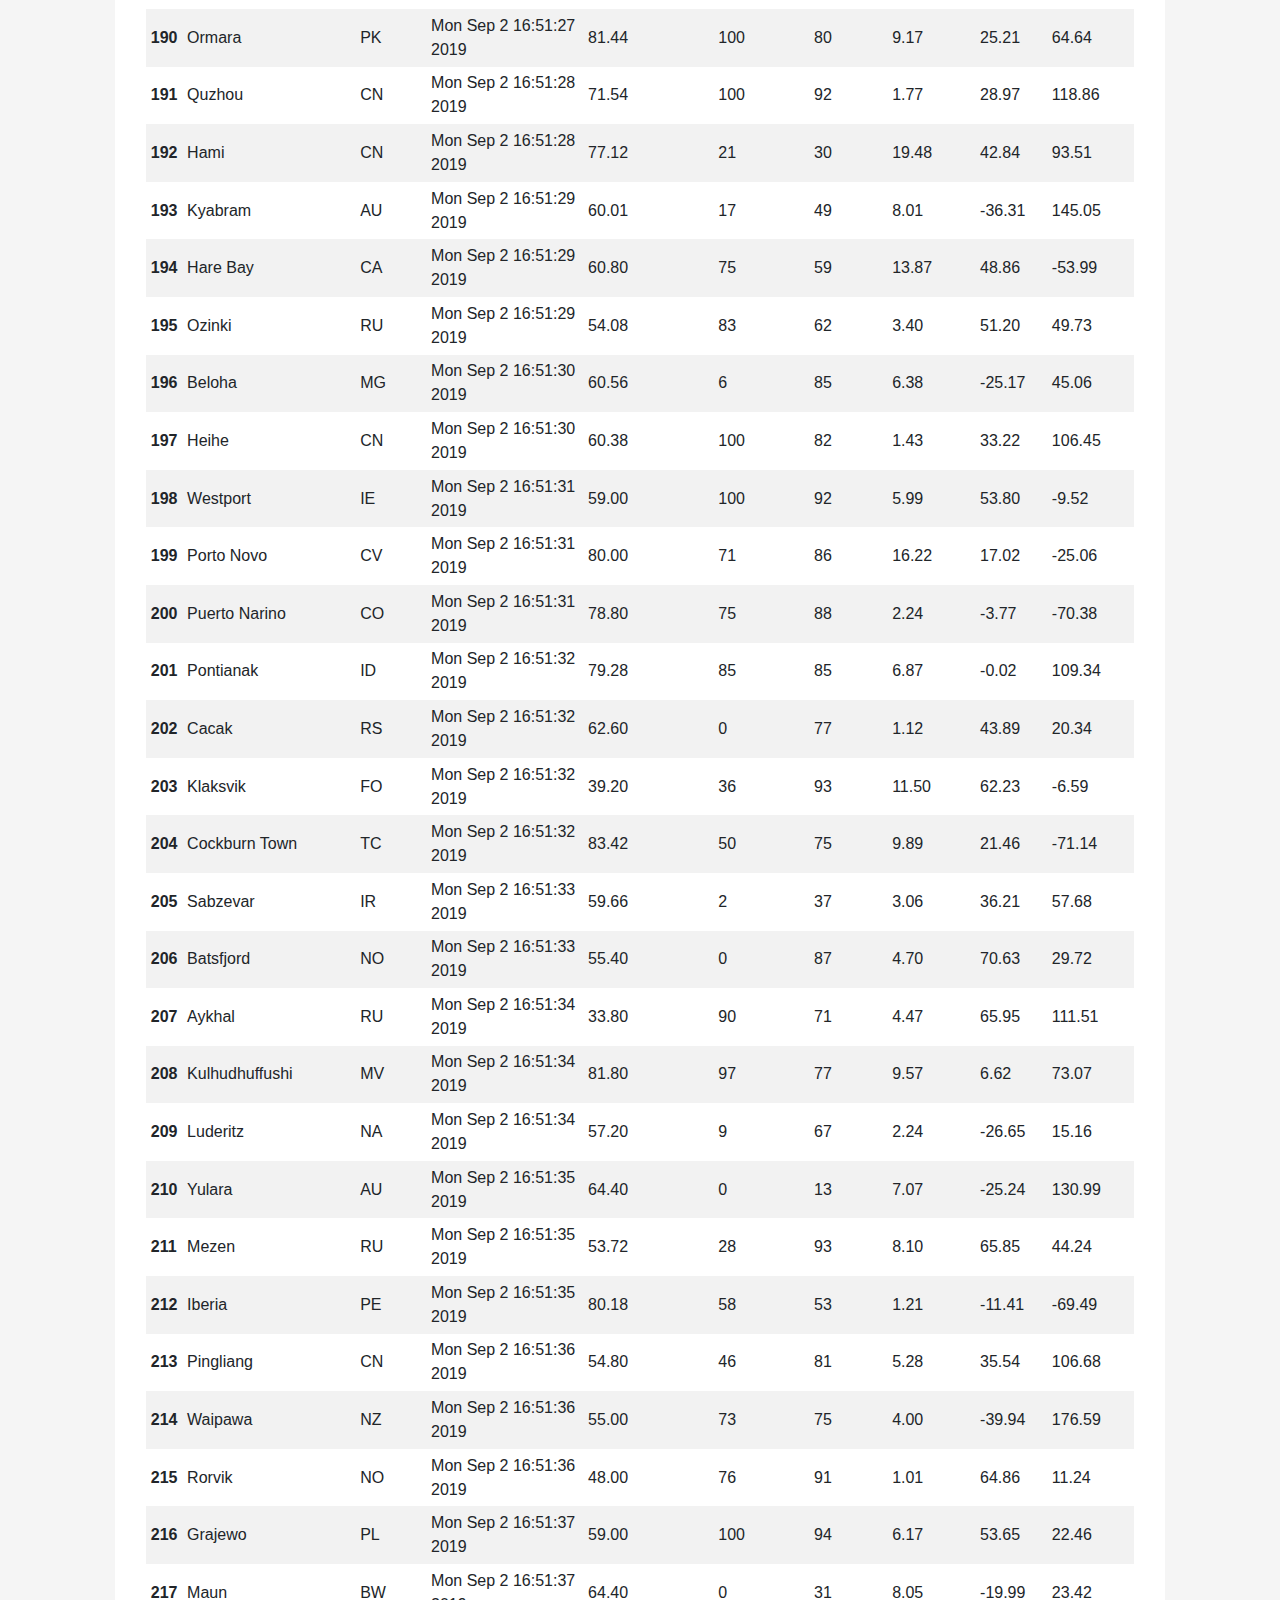
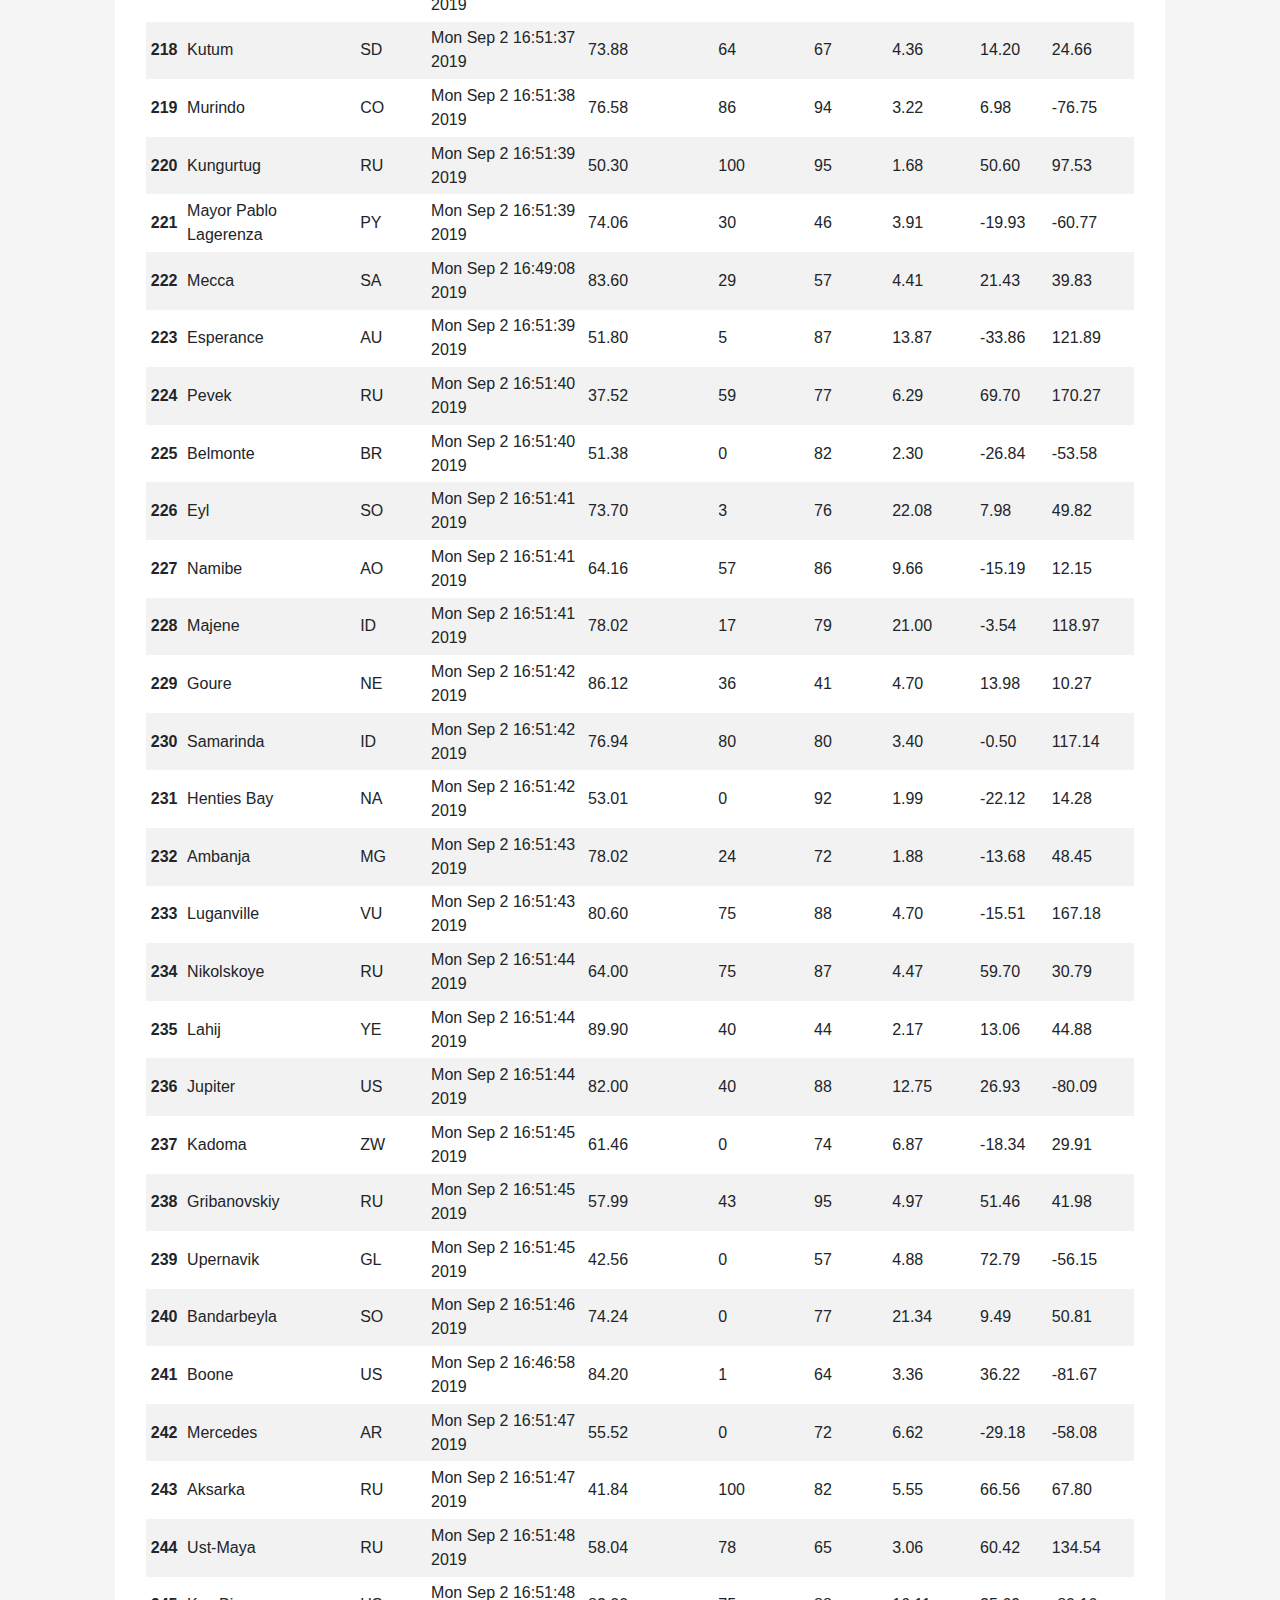
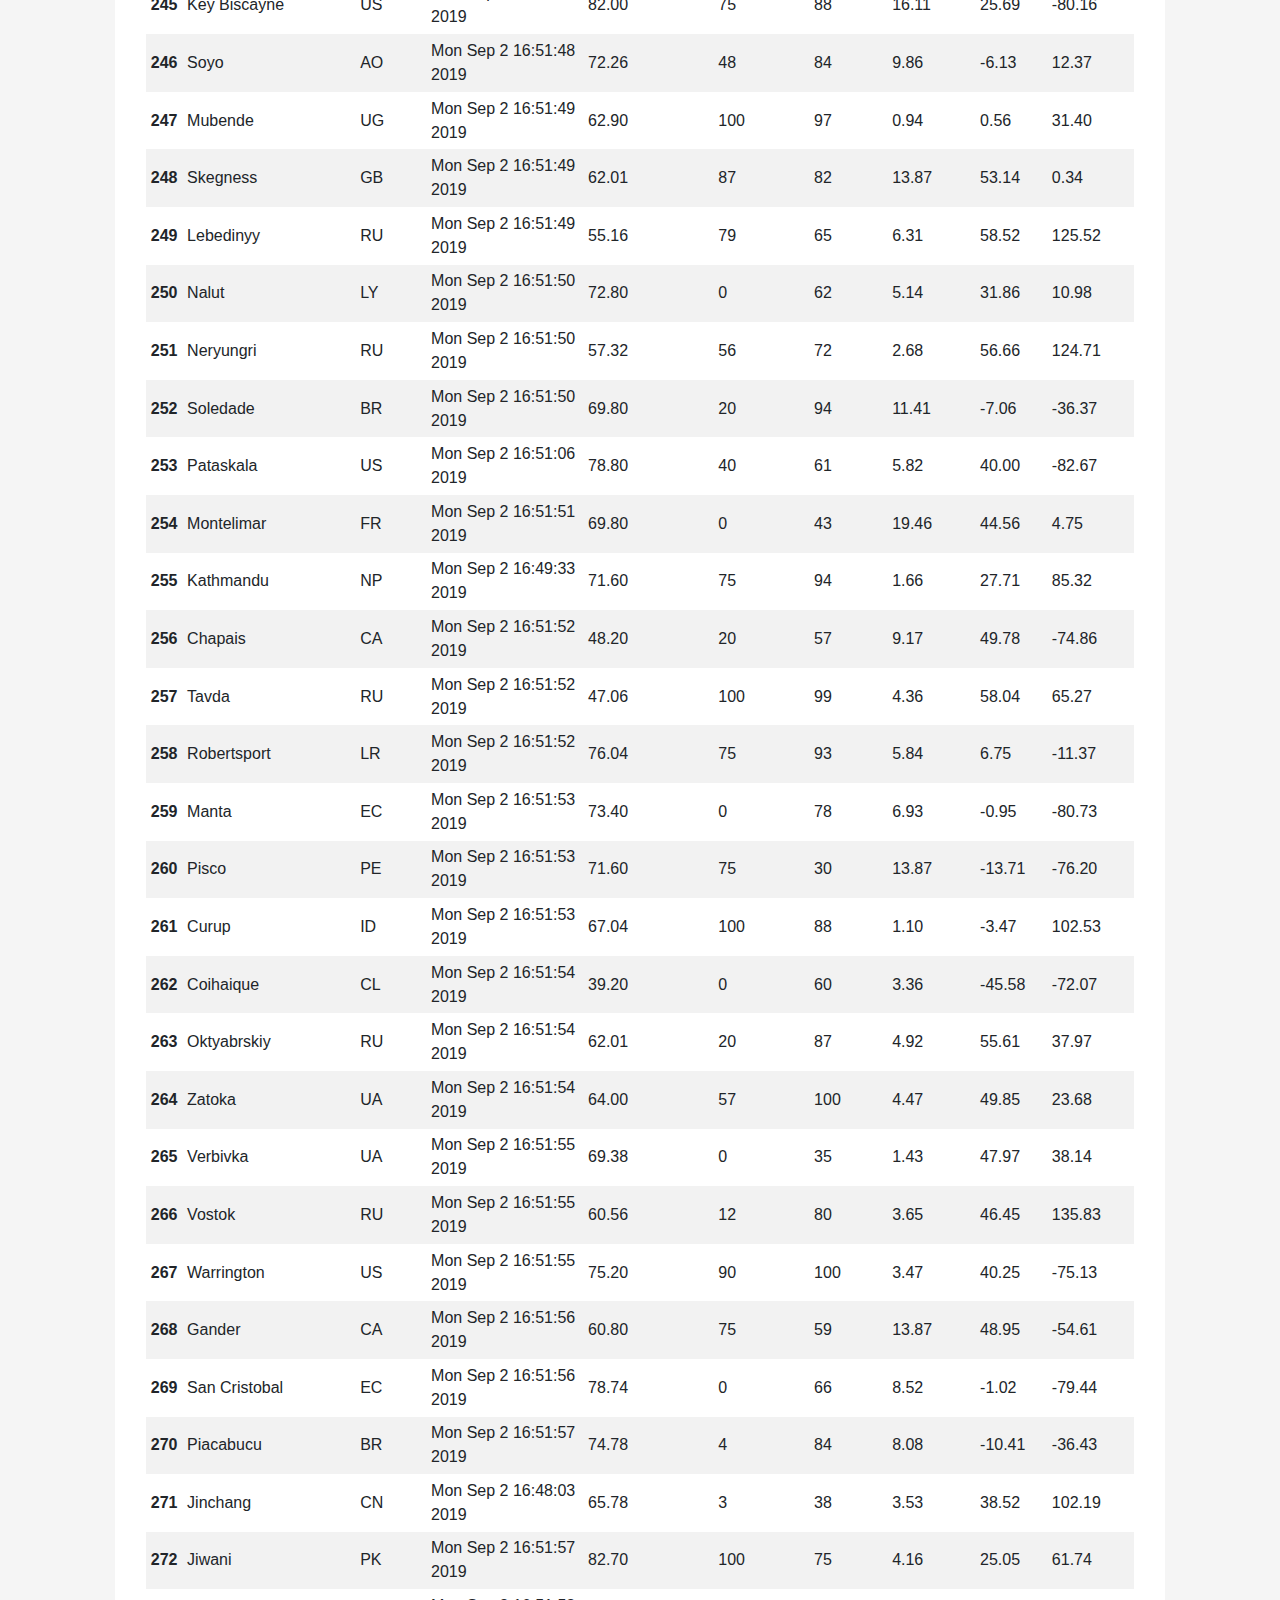
<file: WebVisualizations/data.html>
<!DOCTYPE html>
<html lang="en-us">

<head>
    <meta charset="UTF-8">
    <title>Data</title>

    <!-- Bootstrap CDN -->
    <link rel="stylesheet" href="https://stackpath.bootstrapcdn.com/bootstrap/4.3.1/css/bootstrap.min.css"
        integrity="sha384-ggOyR0iXCbMQv3Xipma34MD+dH/1fQ784/j6cY/iJTQUOhcWr7x9JvoRxT2MZw1T" crossorigin="anonymous">


    <!-- Bootstrap Flatly
    <link rel="stylesheet" href="https://stackpath.bootstrapcdn.com/bootswatch/4.3.1/flatly/bootstrap.min.css"> -->

    <!-- custom CSS -->
    <link rel="stylesheet" href="style.css">

    <!-- JScript for Bootstrap -->
    <script src="https://code.jquery.com/jquery-3.3.1.slim.min.js"
        integrity="sha384-q8i/X+965DzO0rT7abK41JStQIAqVgRVzpbzo5smXKp4YfRvH+8abtTE1Pi6jizo"
        crossorigin="anonymous"></script>
    <script src="https://cdnjs.cloudflare.com/ajax/libs/popper.js/1.14.7/umd/popper.min.js"
        integrity="sha384-UO2eT0CpHqdSJQ6hJty5KVphtPhzWj9WO1clHTMGa3JDZwrnQq4sF86dIHNDz0W1"
        crossorigin="anonymous"></script>
    <script src="https://stackpath.bootstrapcdn.com/bootstrap/4.3.1/js/bootstrap.min.js"
        integrity="sha384-JjSmVgyd0p3pXB1rRibZUAYoIIy6OrQ6VrjIEaFf/nJGzIxFDsf4x0xIM+B07jRM"
        crossorigin="anonymous"></script>
</head>

<body>
    <!-- navigation bar -->
    <nav class="navbar p-3 mx-auto static-top navbar-expand-xl navbar-dark bg-secondary">
        <a class="navbar-brand" href="index.html">Latitude</a>
        <button class="navbar-toggler" type="button" data-toggle="collapse" data-target="#navbarNavDropdown"
            aria-controls="navbarNavDropdown" aria-expanded="false" aria-label="Toggle navigation">
            <span class="navbar-toggler-icon"></span>
        </button>
        <div class="collapse navbar-collapse" id="navbarNavDropdown">
            <ul class="navbar-nav">
                <li class="nav-item">
                    <a class="nav-link" href="comparisons.html">Comparison</a>
                </li>
                <li class="nav-item">
                    <a class="nav-link" href="data.html">Data</a>
                </li>
                <li class="nav-item dropdown">
                    <a class="nav-link dropdown-toggle" href="#" id="navbarDropdownMenuLink" role="button"
                        data-toggle="dropdown" aria-haspopup="true" aria-expanded="true">Plots
                    </a>
                    <div class="dropdown-menu" aria-labelledby="navbarDropdownMenuLink">
                        <a class="dropdown-item" href="visualizations/vis_temp.html">Max Temperature</a>
                        <a class="dropdown-item" href="visualizations/vis_humidity.html">Humidity</a>
                        <a class="dropdown-item" href="visualizations/vis_cloudiness.html">Cloudiness</a>
                        <a class="dropdown-item" href="visualizations/vis_wind.html">Wind Speed</a>
                    </div>
                </li>
            </ul>
        </div>
    </nav>

    <main role="main" class="container">

        <div class="col-12" id='center'>
            <div class="container">
                <div class="box mx-auto">
                    <h3>Data</h3>
                    <hr>
                    <article>The following table contains all the data used for this project:</article>
                    <div class="table-responsive mx-auto p-3">
                        <table class="table-sm table-striped table-hover">
                            <thead>
                                <tr>
                                    <th></th>
                                    <th>City</th>
                                    <th>Country</th>
                                    <th>Date</th>
                                    <th>Max Temperature</th>
                                    <th>Cloudiness</th>
                                    <th>Humidity</th>
                                    <th>Wind Speed</th>
                                    <th>Latitude</th>
                                    <th>Longitude</th>
                                </tr>
                            </thead>
                            <tbody>
                                <tr>
                                    <th>0</th>
                                    <td>Broome</td>
                                    <td>AU</td>
                                    <td>Mon Sep 2 16:50:12 2019</td>
                                    <td>68.00</td>
                                    <td>75</td>
                                    <td>100</td>
                                    <td>2.24</td>
                                    <td>-17.97</td>
                                    <td>122.23</td>
                                </tr>
                                <tr>
                                    <th>1</th>
                                    <td>Arraial do Cabo</td>
                                    <td>BR</td>
                                    <td>Mon Sep 2 16:50:13 2019</td>
                                    <td>69.80</td>
                                    <td>40</td>
                                    <td>94</td>
                                    <td>10.29</td>
                                    <td>-22.97</td>
                                    <td>-42.02</td>
                                </tr>
                                <tr>
                                    <th>2</th>
                                    <td>Bluff</td>
                                    <td>NZ</td>
                                    <td>Mon Sep 2 16:50:13 2019</td>
                                    <td>57.00</td>
                                    <td>51</td>
                                    <td>73</td>
                                    <td>1.01</td>
                                    <td>-46.60</td>
                                    <td>168.33</td>
                                </tr>
                                <tr>
                                    <th>3</th>
                                    <td>Zhaodong</td>
                                    <td>CN</td>
                                    <td>Mon Sep 2 16:50:13 2019</td>
                                    <td>62.60</td>
                                    <td>0</td>
                                    <td>82</td>
                                    <td>4.47</td>
                                    <td>46.07</td>
                                    <td>125.99</td>
                                </tr>
                                <tr>
                                    <th>4</th>
                                    <td>Kyzyl-Suu</td>
                                    <td>KG</td>
                                    <td>Mon Sep 2 16:50:14 2019</td>
                                    <td>61.64</td>
                                    <td>0</td>
                                    <td>58</td>
                                    <td>3.91</td>
                                    <td>42.34</td>
                                    <td>78.00</td>
                                </tr>
                                <tr>
                                    <th>5</th>
                                    <td>Maceio</td>
                                    <td>BR</td>
                                    <td>Mon Sep 2 16:50:14 2019</td>
                                    <td>73.40</td>
                                    <td>75</td>
                                    <td>94</td>
                                    <td>4.70</td>
                                    <td>-9.67</td>
                                    <td>-35.74</td>
                                </tr>
                                <tr>
                                    <th>6</th>
                                    <td>Berlevag</td>
                                    <td>NO</td>
                                    <td>Mon Sep 2 16:50:14 2019</td>
                                    <td>53.90</td>
                                    <td>87</td>
                                    <td>88</td>
                                    <td>10.13</td>
                                    <td>70.86</td>
                                    <td>29.09</td>
                                </tr>
                                <tr>
                                    <th>7</th>
                                    <td>Rensvik</td>
                                    <td>NO</td>
                                    <td>Mon Sep 2 16:50:15 2019</td>
                                    <td>48.20</td>
                                    <td>100</td>
                                    <td>70</td>
                                    <td>11.41</td>
                                    <td>63.10</td>
                                    <td>7.82</td>
                                </tr>
                                <tr>
                                    <th>8</th>
                                    <td>Bardiyah</td>
                                    <td>LY</td>
                                    <td>Mon Sep 2 16:50:15 2019</td>
                                    <td>77.30</td>
                                    <td>0</td>
                                    <td>74</td>
                                    <td>7.78</td>
                                    <td>31.76</td>
                                    <td>25.09</td>
                                </tr>
                                <tr>
                                    <th>9</th>
                                    <td>Deputatskiy</td>
                                    <td>RU</td>
                                    <td>Mon Sep 2 16:50:15 2019</td>
                                    <td>49.40</td>
                                    <td>4</td>
                                    <td>56</td>
                                    <td>4.16</td>
                                    <td>69.30</td>
                                    <td>139.90</td>
                                </tr>
                                <tr>
                                    <th>10</th>
                                    <td>Shimoda</td>
                                    <td>JP</td>
                                    <td>Mon Sep 2 16:50:16 2019</td>
                                    <td>88.00</td>
                                    <td>40</td>
                                    <td>83</td>
                                    <td>4.70</td>
                                    <td>34.70</td>
                                    <td>138.93</td>
                                </tr>
                                <tr>
                                    <th>11</th>
                                    <td>Hermanus</td>
                                    <td>ZA</td>
                                    <td>Mon Sep 2 16:50:16 2019</td>
                                    <td>53.01</td>
                                    <td>0</td>
                                    <td>92</td>
                                    <td>1.01</td>
                                    <td>-34.42</td>
                                    <td>19.24</td>
                                </tr>
                                <tr>
                                    <th>12</th>
                                    <td>Touros</td>
                                    <td>BR</td>
                                    <td>Mon Sep 2 16:50:16 2019</td>
                                    <td>77.00</td>
                                    <td>40</td>
                                    <td>83</td>
                                    <td>8.05</td>
                                    <td>-5.20</td>
                                    <td>-35.46</td>
                                </tr>
                                <tr>
                                    <th>13</th>
                                    <td>Halifax</td>
                                    <td>CA</td>
                                    <td>Mon Sep 2 16:45:21 2019</td>
                                    <td>66.99</td>
                                    <td>90</td>
                                    <td>88</td>
                                    <td>10.29</td>
                                    <td>44.65</td>
                                    <td>-63.58</td>
                                </tr>
                                <tr>
                                    <th>14</th>
                                    <td>Male</td>
                                    <td>MV</td>
                                    <td>Mon Sep 2 16:45:36 2019</td>
                                    <td>84.20</td>
                                    <td>75</td>
                                    <td>79</td>
                                    <td>4.70</td>
                                    <td>4.17</td>
                                    <td>73.51</td>
                                </tr>
                                <tr>
                                    <th>15</th>
                                    <td>Carnarvon</td>
                                    <td>AU</td>
                                    <td>Mon Sep 2 16:50:17 2019</td>
                                    <td>59.00</td>
                                    <td>90</td>
                                    <td>82</td>
                                    <td>5.82</td>
                                    <td>-24.87</td>
                                    <td>113.63</td>
                                </tr>
                                <tr>
                                    <th>16</th>
                                    <td>Quatre Cocos</td>
                                    <td>MU</td>
                                    <td>Mon Sep 2 16:50:18 2019</td>
                                    <td>69.01</td>
                                    <td>75</td>
                                    <td>88</td>
                                    <td>3.36</td>
                                    <td>-20.21</td>
                                    <td>57.76</td>
                                </tr>
                                <tr>
                                    <th>17</th>
                                    <td>Zhanaozen</td>
                                    <td>KZ</td>
                                    <td>Mon Sep 2 16:50:18 2019</td>
                                    <td>62.54</td>
                                    <td>100</td>
                                    <td>52</td>
                                    <td>8.03</td>
                                    <td>43.35</td>
                                    <td>52.85</td>
                                </tr>
                                <tr>
                                    <th>18</th>
                                    <td>Sambava</td>
                                    <td>MG</td>
                                    <td>Mon Sep 2 16:50:18 2019</td>
                                    <td>63.98</td>
                                    <td>2</td>
                                    <td>90</td>
                                    <td>3.33</td>
                                    <td>-14.27</td>
                                    <td>50.17</td>
                                </tr>
                                <tr>
                                    <th>19</th>
                                    <td>Punta Arenas</td>
                                    <td>CL</td>
                                    <td>Mon Sep 2 16:50:19 2019</td>
                                    <td>39.20</td>
                                    <td>20</td>
                                    <td>80</td>
                                    <td>29.97</td>
                                    <td>-53.16</td>
                                    <td>-70.91</td>
                                </tr>
                                <tr>
                                    <th>20</th>
                                    <td>Kalmunai</td>
                                    <td>LK</td>
                                    <td>Mon Sep 2 16:50:19 2019</td>
                                    <td>74.96</td>
                                    <td>100</td>
                                    <td>78</td>
                                    <td>2.35</td>
                                    <td>7.42</td>
                                    <td>81.82</td>
                                </tr>
                                <tr>
                                    <th>21</th>
                                    <td>Ballina</td>
                                    <td>AU</td>
                                    <td>Mon Sep 2 16:50:20 2019</td>
                                    <td>68.00</td>
                                    <td>3</td>
                                    <td>59</td>
                                    <td>9.17</td>
                                    <td>-28.87</td>
                                    <td>153.57</td>
                                </tr>
                                <tr>
                                    <th>22</th>
                                    <td>Portland</td>
                                    <td>AU</td>
                                    <td>Mon Sep 2 16:50:20 2019</td>
                                    <td>64.00</td>
                                    <td>0</td>
                                    <td>25</td>
                                    <td>1.01</td>
                                    <td>-33.35</td>
                                    <td>149.98</td>
                                </tr>
                                <tr>
                                    <th>23</th>
                                    <td>Ushuaia</td>
                                    <td>AR</td>
                                    <td>Mon Sep 2 16:50:20 2019</td>
                                    <td>35.60</td>
                                    <td>75</td>
                                    <td>97</td>
                                    <td>31.09</td>
                                    <td>-54.81</td>
                                    <td>-68.31</td>
                                </tr>
                                <tr>
                                    <th>24</th>
                                    <td>Kontagora</td>
                                    <td>NG</td>
                                    <td>Mon Sep 2 16:50:21 2019</td>
                                    <td>74.06</td>
                                    <td>100</td>
                                    <td>93</td>
                                    <td>2.48</td>
                                    <td>10.40</td>
                                    <td>5.47</td>
                                </tr>
                                <tr>
                                    <th>25</th>
                                    <td>Malaya Purga</td>
                                    <td>RU</td>
                                    <td>Mon Sep 2 16:50:21 2019</td>
                                    <td>48.99</td>
                                    <td>69</td>
                                    <td>94</td>
                                    <td>6.69</td>
                                    <td>56.55</td>
                                    <td>53.01</td>
                                </tr>
                                <tr>
                                    <th>26</th>
                                    <td>Albany</td>
                                    <td>AU</td>
                                    <td>Mon Sep 2 16:50:22 2019</td>
                                    <td>48.20</td>
                                    <td>75</td>
                                    <td>87</td>
                                    <td>12.75</td>
                                    <td>-35.02</td>
                                    <td>117.88</td>
                                </tr>
                                <tr>
                                    <th>27</th>
                                    <td>Mar del Plata</td>
                                    <td>AR</td>
                                    <td>Mon Sep 2 16:50:22 2019</td>
                                    <td>38.78</td>
                                    <td>26</td>
                                    <td>55</td>
                                    <td>11.30</td>
                                    <td>-46.43</td>
                                    <td>-67.52</td>
                                </tr>
                                <tr>
                                    <th>28</th>
                                    <td>Grand Gaube</td>
                                    <td>MU</td>
                                    <td>Mon Sep 2 16:50:23 2019</td>
                                    <td>69.01</td>
                                    <td>75</td>
                                    <td>88</td>
                                    <td>3.36</td>
                                    <td>-20.01</td>
                                    <td>57.66</td>
                                </tr>
                                <tr>
                                    <th>29</th>
                                    <td>Butaritari</td>
                                    <td>KI</td>
                                    <td>Mon Sep 2 16:50:23 2019</td>
                                    <td>83.24</td>
                                    <td>96</td>
                                    <td>72</td>
                                    <td>12.37</td>
                                    <td>3.07</td>
                                    <td>172.79</td>
                                </tr>
                                <tr>
                                    <th>30</th>
                                    <td>Parabel</td>
                                    <td>RU</td>
                                    <td>Mon Sep 2 16:50:23 2019</td>
                                    <td>39.86</td>
                                    <td>51</td>
                                    <td>89</td>
                                    <td>3.71</td>
                                    <td>58.71</td>
                                    <td>81.50</td>
                                </tr>
                                <tr>
                                    <th>31</th>
                                    <td>Meulaboh</td>
                                    <td>ID</td>
                                    <td>Mon Sep 2 16:50:24 2019</td>
                                    <td>80.54</td>
                                    <td>100</td>
                                    <td>81</td>
                                    <td>2.24</td>
                                    <td>4.14</td>
                                    <td>96.13</td>
                                </tr>
                                <tr>
                                    <th>32</th>
                                    <td>Yichun</td>
                                    <td>CN</td>
                                    <td>Mon Sep 2 16:50:24 2019</td>
                                    <td>63.44</td>
                                    <td>77</td>
                                    <td>67</td>
                                    <td>2.53</td>
                                    <td>47.72</td>
                                    <td>128.88</td>
                                </tr>
                                <tr>
                                    <th>33</th>
                                    <td>Port Alfred</td>
                                    <td>ZA</td>
                                    <td>Mon Sep 2 16:50:25 2019</td>
                                    <td>55.99</td>
                                    <td>32</td>
                                    <td>91</td>
                                    <td>3.00</td>
                                    <td>-33.59</td>
                                    <td>26.89</td>
                                </tr>
                                <tr>
                                    <th>34</th>
                                    <td>Hobart</td>
                                    <td>AU</td>
                                    <td>Mon Sep 2 16:48:36 2019</td>
                                    <td>57.99</td>
                                    <td>20</td>
                                    <td>58</td>
                                    <td>8.05</td>
                                    <td>-42.88</td>
                                    <td>147.33</td>
                                </tr>
                                <tr>
                                    <th>35</th>
                                    <td>Kallithea</td>
                                    <td>GR</td>
                                    <td>Mon Sep 2 16:50:25 2019</td>
                                    <td>79.00</td>
                                    <td>20</td>
                                    <td>31</td>
                                    <td>3.36</td>
                                    <td>37.96</td>
                                    <td>23.70</td>
                                </tr>
                                <tr>
                                    <th>36</th>
                                    <td>New Norfolk</td>
                                    <td>AU</td>
                                    <td>Mon Sep 2 16:50:25 2019</td>
                                    <td>57.99</td>
                                    <td>20</td>
                                    <td>58</td>
                                    <td>8.05</td>
                                    <td>-42.78</td>
                                    <td>147.06</td>
                                </tr>
                                <tr>
                                    <th>37</th>
                                    <td>Chokurdakh</td>
                                    <td>RU</td>
                                    <td>Mon Sep 2 16:50:26 2019</td>
                                    <td>45.26</td>
                                    <td>80</td>
                                    <td>59</td>
                                    <td>5.17</td>
                                    <td>70.62</td>
                                    <td>147.90</td>
                                </tr>
                                <tr>
                                    <th>38</th>
                                    <td>Bell Ville</td>
                                    <td>AR</td>
                                    <td>Mon Sep 2 16:49:44 2019</td>
                                    <td>46.99</td>
                                    <td>37</td>
                                    <td>40</td>
                                    <td>11.01</td>
                                    <td>-32.63</td>
                                    <td>-62.69</td>
                                </tr>
                                <tr>
                                    <th>39</th>
                                    <td>Anderson</td>
                                    <td>US</td>
                                    <td>Mon Sep 2 16:50:27 2019</td>
                                    <td>87.80</td>
                                    <td>1</td>
                                    <td>48</td>
                                    <td>3.49</td>
                                    <td>34.51</td>
                                    <td>-82.65</td>
                                </tr>
                                <tr>
                                    <th>40</th>
                                    <td>Puerto Colombia</td>
                                    <td>CO</td>
                                    <td>Mon Sep 2 16:50:27 2019</td>
                                    <td>77.00</td>
                                    <td>40</td>
                                    <td>94</td>
                                    <td>2.24</td>
                                    <td>10.99</td>
                                    <td>-74.96</td>
                                </tr>
                                <tr>
                                    <th>41</th>
                                    <td>Jamestown</td>
                                    <td>SH</td>
                                    <td>Mon Sep 2 16:50:27 2019</td>
                                    <td>67.58</td>
                                    <td>88</td>
                                    <td>71</td>
                                    <td>17.78</td>
                                    <td>-15.94</td>
                                    <td>-5.72</td>
                                </tr>
                                <tr>
                                    <th>42</th>
                                    <td>Dubbo</td>
                                    <td>AU</td>
                                    <td>Mon Sep 2 16:50:28 2019</td>
                                    <td>55.40</td>
                                    <td>0</td>
                                    <td>43</td>
                                    <td>5.82</td>
                                    <td>-32.25</td>
                                    <td>148.60</td>
                                </tr>
                                <tr>
                                    <th>43</th>
                                    <td>Saint-Philippe</td>
                                    <td>RE</td>
                                    <td>Mon Sep 2 16:50:28 2019</td>
                                    <td>68.00</td>
                                    <td>0</td>
                                    <td>60</td>
                                    <td>8.05</td>
                                    <td>-21.36</td>
                                    <td>55.77</td>
                                </tr>
                                <tr>
                                    <th>44</th>
                                    <td>Saldanha</td>
                                    <td>ZA</td>
                                    <td>Mon Sep 2 16:50:32 2019</td>
                                    <td>48.20</td>
                                    <td>0</td>
                                    <td>87</td>
                                    <td>5.82</td>
                                    <td>-33.01</td>
                                    <td>17.94</td>
                                </tr>
                                <tr>
                                    <th>45</th>
                                    <td>Kaitangata</td>
                                    <td>NZ</td>
                                    <td>Mon Sep 2 16:50:33 2019</td>
                                    <td>55.99</td>
                                    <td>18</td>
                                    <td>53</td>
                                    <td>7.00</td>
                                    <td>-46.28</td>
                                    <td>169.85</td>
                                </tr>
                                <tr>
                                    <th>46</th>
                                    <td>Torbay</td>
                                    <td>CA</td>
                                    <td>Mon Sep 2 16:50:33 2019</td>
                                    <td>57.99</td>
                                    <td>75</td>
                                    <td>93</td>
                                    <td>12.75</td>
                                    <td>47.66</td>
                                    <td>-52.73</td>
                                </tr>
                                <tr>
                                    <th>47</th>
                                    <td>Khatanga</td>
                                    <td>RU</td>
                                    <td>Mon Sep 2 16:50:34 2019</td>
                                    <td>45.98</td>
                                    <td>28</td>
                                    <td>63</td>
                                    <td>6.26</td>
                                    <td>71.98</td>
                                    <td>102.47</td>
                                </tr>
                                <tr>
                                    <th>48</th>
                                    <td>Ust-Kuyga</td>
                                    <td>RU</td>
                                    <td>Mon Sep 2 16:50:34 2019</td>
                                    <td>55.16</td>
                                    <td>0</td>
                                    <td>49</td>
                                    <td>4.61</td>
                                    <td>70.00</td>
                                    <td>135.55</td>
                                </tr>
                                <tr>
                                    <th>49</th>
                                    <td>Sosua</td>
                                    <td>DO</td>
                                    <td>Mon Sep 2 16:50:34 2019</td>
                                    <td>87.80</td>
                                    <td>20</td>
                                    <td>70</td>
                                    <td>13.87</td>
                                    <td>19.77</td>
                                    <td>-70.52</td>
                                </tr>
                                <tr>
                                    <th>50</th>
                                    <td>Port Elizabeth</td>
                                    <td>ZA</td>
                                    <td>Mon Sep 2 16:50:35 2019</td>
                                    <td>51.80</td>
                                    <td>0</td>
                                    <td>93</td>
                                    <td>4.70</td>
                                    <td>-33.92</td>
                                    <td>25.57</td>
                                </tr>
                                <tr>
                                    <th>51</th>
                                    <td>Saskylakh</td>
                                    <td>RU</td>
                                    <td>Mon Sep 2 16:50:35 2019</td>
                                    <td>37.88</td>
                                    <td>26</td>
                                    <td>69</td>
                                    <td>11.68</td>
                                    <td>71.97</td>
                                    <td>114.09</td>
                                </tr>
                                <tr>
                                    <th>52</th>
                                    <td>Geraldton</td>
                                    <td>AU</td>
                                    <td>Mon Sep 2 16:50:35 2019</td>
                                    <td>50.00</td>
                                    <td>75</td>
                                    <td>93</td>
                                    <td>8.05</td>
                                    <td>-28.77</td>
                                    <td>114.60</td>
                                </tr>
                                <tr>
                                    <th>53</th>
                                    <td>Hithadhoo</td>
                                    <td>MV</td>
                                    <td>Mon Sep 2 16:50:36 2019</td>
                                    <td>82.88</td>
                                    <td>94</td>
                                    <td>75</td>
                                    <td>9.82</td>
                                    <td>-0.60</td>
                                    <td>73.08</td>
                                </tr>
                                <tr>
                                    <th>54</th>
                                    <td>Comodoro Rivadavia</td>
                                    <td>AR</td>
                                    <td>Mon Sep 2 16:50:36 2019</td>
                                    <td>42.80</td>
                                    <td>75</td>
                                    <td>60</td>
                                    <td>6.93</td>
                                    <td>-45.87</td>
                                    <td>-67.48</td>
                                </tr>
                                <tr>
                                    <th>55</th>
                                    <td>Ilulissat</td>
                                    <td>GL</td>
                                    <td>Mon Sep 2 16:50:37 2019</td>
                                    <td>41.00</td>
                                    <td>75</td>
                                    <td>75</td>
                                    <td>5.82</td>
                                    <td>69.22</td>
                                    <td>-51.10</td>
                                </tr>
                                <tr>
                                    <th>56</th>
                                    <td>Adrar</td>
                                    <td>DZ</td>
                                    <td>Mon Sep 2 16:50:37 2019</td>
                                    <td>87.80</td>
                                    <td>15</td>
                                    <td>33</td>
                                    <td>17.22</td>
                                    <td>27.87</td>
                                    <td>-0.29</td>
                                </tr>
                                <tr>
                                    <th>57</th>
                                    <td>Namatanai</td>
                                    <td>PG</td>
                                    <td>Mon Sep 2 16:50:37 2019</td>
                                    <td>79.82</td>
                                    <td>52</td>
                                    <td>85</td>
                                    <td>12.84</td>
                                    <td>-3.66</td>
                                    <td>152.44</td>
                                </tr>
                                <tr>
                                    <th>58</th>
                                    <td>Narsaq</td>
                                    <td>GL</td>
                                    <td>Mon Sep 2 16:50:38 2019</td>
                                    <td>48.20</td>
                                    <td>69</td>
                                    <td>81</td>
                                    <td>2.24</td>
                                    <td>60.91</td>
                                    <td>-46.05</td>
                                </tr>
                                <tr>
                                    <th>59</th>
                                    <td>Kuito</td>
                                    <td>AO</td>
                                    <td>Mon Sep 2 16:50:38 2019</td>
                                    <td>58.76</td>
                                    <td>8</td>
                                    <td>41</td>
                                    <td>3.27</td>
                                    <td>-12.38</td>
                                    <td>16.94</td>
                                </tr>
                                <tr>
                                    <th>60</th>
                                    <td>Solnechnyy</td>
                                    <td>RU</td>
                                    <td>Mon Sep 2 16:50:39 2019</td>
                                    <td>63.62</td>
                                    <td>51</td>
                                    <td>59</td>
                                    <td>1.59</td>
                                    <td>50.72</td>
                                    <td>136.64</td>
                                </tr>
                                <tr>
                                    <th>61</th>
                                    <td>Busselton</td>
                                    <td>AU</td>
                                    <td>Mon Sep 2 16:47:48 2019</td>
                                    <td>52.00</td>
                                    <td>27</td>
                                    <td>58</td>
                                    <td>19.28</td>
                                    <td>-33.64</td>
                                    <td>115.35</td>
                                </tr>
                                <tr>
                                    <th>62</th>
                                    <td>Uribia</td>
                                    <td>CO</td>
                                    <td>Mon Sep 2 16:50:39 2019</td>
                                    <td>82.16</td>
                                    <td>75</td>
                                    <td>76</td>
                                    <td>3.24</td>
                                    <td>11.71</td>
                                    <td>-72.27</td>
                                </tr>
                                <tr>
                                    <th>63</th>
                                    <td>Tasiilaq</td>
                                    <td>GL</td>
                                    <td>Mon Sep 2 16:50:39 2019</td>
                                    <td>42.80</td>
                                    <td>77</td>
                                    <td>59</td>
                                    <td>6.93</td>
                                    <td>65.61</td>
                                    <td>-37.64</td>
                                </tr>
                                <tr>
                                    <th>64</th>
                                    <td>Gamba</td>
                                    <td>GA</td>
                                    <td>Mon Sep 2 16:50:40 2019</td>
                                    <td>74.06</td>
                                    <td>93</td>
                                    <td>79</td>
                                    <td>6.13</td>
                                    <td>-2.72</td>
                                    <td>10.02</td>
                                </tr>
                                <tr>
                                    <th>65</th>
                                    <td>Bolobo</td>
                                    <td>CD</td>
                                    <td>Mon Sep 2 16:50:40 2019</td>
                                    <td>77.12</td>
                                    <td>18</td>
                                    <td>76</td>
                                    <td>3.74</td>
                                    <td>-2.17</td>
                                    <td>16.23</td>
                                </tr>
                                <tr>
                                    <th>66</th>
                                    <td>Kasongo-Lunda</td>
                                    <td>CD</td>
                                    <td>Mon Sep 2 16:50:41 2019</td>
                                    <td>73.52</td>
                                    <td>44</td>
                                    <td>71</td>
                                    <td>2.15</td>
                                    <td>-6.48</td>
                                    <td>16.82</td>
                                </tr>
                                <tr>
                                    <th>67</th>
                                    <td>Beringovskiy</td>
                                    <td>RU</td>
                                    <td>Mon Sep 2 16:50:41 2019</td>
                                    <td>43.64</td>
                                    <td>100</td>
                                    <td>91</td>
                                    <td>10.65</td>
                                    <td>63.05</td>
                                    <td>179.32</td>
                                </tr>
                                <tr>
                                    <th>68</th>
                                    <td>Griffith</td>
                                    <td>AU</td>
                                    <td>Mon Sep 2 16:50:41 2019</td>
                                    <td>70.00</td>
                                    <td>34</td>
                                    <td>38</td>
                                    <td>14.99</td>
                                    <td>-34.29</td>
                                    <td>146.06</td>
                                </tr>
                                <tr>
                                    <th>69</th>
                                    <td>Kavieng</td>
                                    <td>PG</td>
                                    <td>Mon Sep 2 16:50:41 2019</td>
                                    <td>82.70</td>
                                    <td>61</td>
                                    <td>76</td>
                                    <td>10.04</td>
                                    <td>-2.57</td>
                                    <td>150.80</td>
                                </tr>
                                <tr>
                                    <th>70</th>
                                    <td>Maxixe</td>
                                    <td>MZ</td>
                                    <td>Mon Sep 2 16:50:42 2019</td>
                                    <td>60.56</td>
                                    <td>0</td>
                                    <td>95</td>
                                    <td>3.33</td>
                                    <td>-23.86</td>
                                    <td>35.35</td>
                                </tr>
                                <tr>
                                    <th>71</th>
                                    <td>Shipunovo</td>
                                    <td>RU</td>
                                    <td>Mon Sep 2 16:50:42 2019</td>
                                    <td>51.74</td>
                                    <td>83</td>
                                    <td>69</td>
                                    <td>3.38</td>
                                    <td>52.22</td>
                                    <td>82.26</td>
                                </tr>
                                <tr>
                                    <th>72</th>
                                    <td>East London</td>
                                    <td>ZA</td>
                                    <td>Mon Sep 2 16:50:07 2019</td>
                                    <td>50.12</td>
                                    <td>37</td>
                                    <td>91</td>
                                    <td>4.59</td>
                                    <td>-33.02</td>
                                    <td>27.91</td>
                                </tr>
                                <tr>
                                    <th>73</th>
                                    <td>Kaeo</td>
                                    <td>NZ</td>
                                    <td>Mon Sep 2 16:50:43 2019</td>
                                    <td>60.01</td>
                                    <td>100</td>
                                    <td>100</td>
                                    <td>3.00</td>
                                    <td>-35.10</td>
                                    <td>173.78</td>
                                </tr>
                                <tr>
                                    <th>74</th>
                                    <td>Kromy</td>
                                    <td>RU</td>
                                    <td>Mon Sep 2 16:50:43 2019</td>
                                    <td>59.84</td>
                                    <td>9</td>
                                    <td>84</td>
                                    <td>6.93</td>
                                    <td>52.69</td>
                                    <td>35.77</td>
                                </tr>
                                <tr>
                                    <th>75</th>
                                    <td>Barentu</td>
                                    <td>ER</td>
                                    <td>Mon Sep 2 16:50:44 2019</td>
                                    <td>71.18</td>
                                    <td>25</td>
                                    <td>87</td>
                                    <td>4.47</td>
                                    <td>15.11</td>
                                    <td>37.59</td>
                                </tr>
                                <tr>
                                    <th>76</th>
                                    <td>The Valley</td>
                                    <td>AI</td>
                                    <td>Mon Sep 2 16:50:44 2019</td>
                                    <td>84.20</td>
                                    <td>20</td>
                                    <td>74</td>
                                    <td>9.17</td>
                                    <td>18.22</td>
                                    <td>-63.06</td>
                                </tr>
                                <tr>
                                    <th>77</th>
                                    <td>Gravdal</td>
                                    <td>NO</td>
                                    <td>Mon Sep 2 16:50:44 2019</td>
                                    <td>55.99</td>
                                    <td>90</td>
                                    <td>93</td>
                                    <td>20.80</td>
                                    <td>59.79</td>
                                    <td>5.78</td>
                                </tr>
                                <tr>
                                    <th>78</th>
                                    <td>Pauini</td>
                                    <td>BR</td>
                                    <td>Mon Sep 2 16:50:45 2019</td>
                                    <td>74.96</td>
                                    <td>84</td>
                                    <td>86</td>
                                    <td>4.47</td>
                                    <td>-7.71</td>
                                    <td>-67.00</td>
                                </tr>
                                <tr>
                                    <th>79</th>
                                    <td>Ponta do Sol</td>
                                    <td>CV</td>
                                    <td>Mon Sep 2 16:50:45 2019</td>
                                    <td>80.18</td>
                                    <td>80</td>
                                    <td>87</td>
                                    <td>7.07</td>
                                    <td>17.20</td>
                                    <td>-25.09</td>
                                </tr>
                                <tr>
                                    <th>80</th>
                                    <td>Chuy</td>
                                    <td>UY</td>
                                    <td>Mon Sep 2 16:50:45 2019</td>
                                    <td>49.22</td>
                                    <td>89</td>
                                    <td>66</td>
                                    <td>8.43</td>
                                    <td>-33.69</td>
                                    <td>-53.46</td>
                                </tr>
                                <tr>
                                    <th>81</th>
                                    <td>Vanimo</td>
                                    <td>PG</td>
                                    <td>Mon Sep 2 16:50:46 2019</td>
                                    <td>80.36</td>
                                    <td>34</td>
                                    <td>77</td>
                                    <td>1.34</td>
                                    <td>-2.67</td>
                                    <td>141.30</td>
                                </tr>
                                <tr>
                                    <th>82</th>
                                    <td>Nanortalik</td>
                                    <td>GL</td>
                                    <td>Mon Sep 2 16:50:46 2019</td>
                                    <td>42.20</td>
                                    <td>86</td>
                                    <td>88</td>
                                    <td>4.76</td>
                                    <td>60.14</td>
                                    <td>-45.24</td>
                                </tr>
                                <tr>
                                    <th>83</th>
                                    <td>Clyde River</td>
                                    <td>CA</td>
                                    <td>Mon Sep 2 16:50:46 2019</td>
                                    <td>39.20</td>
                                    <td>90</td>
                                    <td>86</td>
                                    <td>6.42</td>
                                    <td>70.47</td>
                                    <td>-68.59</td>
                                </tr>
                                <tr>
                                    <th>84</th>
                                    <td>Mitsamiouli</td>
                                    <td>KM</td>
                                    <td>Mon Sep 2 16:50:47 2019</td>
                                    <td>77.30</td>
                                    <td>0</td>
                                    <td>78</td>
                                    <td>16.26</td>
                                    <td>-11.38</td>
                                    <td>43.28</td>
                                </tr>
                                <tr>
                                    <th>85</th>
                                    <td>Cape Town</td>
                                    <td>ZA</td>
                                    <td>Mon Sep 2 16:49:08 2019</td>
                                    <td>54.00</td>
                                    <td>0</td>
                                    <td>100</td>
                                    <td>2.24</td>
                                    <td>-33.93</td>
                                    <td>18.42</td>
                                </tr>
                                <tr>
                                    <th>86</th>
                                    <td>Royan</td>
                                    <td>FR</td>
                                    <td>Mon Sep 2 16:50:47 2019</td>
                                    <td>59.00</td>
                                    <td>0</td>
                                    <td>66</td>
                                    <td>16.31</td>
                                    <td>45.62</td>
                                    <td>-1.03</td>
                                </tr>
                                <tr>
                                    <th>87</th>
                                    <td>ChengDe</td>
                                    <td>CN</td>
                                    <td>Mon Sep 2 16:50:48 2019</td>
                                    <td>70.10</td>
                                    <td>0</td>
                                    <td>48</td>
                                    <td>1.43</td>
                                    <td>40.97</td>
                                    <td>117.93</td>
                                </tr>
                                <tr>
                                    <th>88</th>
                                    <td>Bambous Virieux</td>
                                    <td>MU</td>
                                    <td>Mon Sep 2 16:50:48 2019</td>
                                    <td>69.01</td>
                                    <td>75</td>
                                    <td>88</td>
                                    <td>3.36</td>
                                    <td>-20.34</td>
                                    <td>57.76</td>
                                </tr>
                                <tr>
                                    <th>89</th>
                                    <td>Boralday</td>
                                    <td>KZ</td>
                                    <td>Mon Sep 2 16:50:48 2019</td>
                                    <td>57.20</td>
                                    <td>75</td>
                                    <td>71</td>
                                    <td>4.47</td>
                                    <td>43.36</td>
                                    <td>76.86</td>
                                </tr>
                                <tr>
                                    <th>90</th>
                                    <td>Cayenne</td>
                                    <td>GF</td>
                                    <td>Mon Sep 2 16:50:49 2019</td>
                                    <td>78.80</td>
                                    <td>0</td>
                                    <td>88</td>
                                    <td>4.70</td>
                                    <td>4.94</td>
                                    <td>-52.33</td>
                                </tr>
                                <tr>
                                    <th>91</th>
                                    <td>Richards Bay</td>
                                    <td>ZA</td>
                                    <td>Mon Sep 2 16:50:49 2019</td>
                                    <td>71.18</td>
                                    <td>58</td>
                                    <td>70</td>
                                    <td>9.57</td>
                                    <td>-28.77</td>
                                    <td>32.06</td>
                                </tr>
                                <tr>
                                    <th>92</th>
                                    <td>Dahanu</td>
                                    <td>IN</td>
                                    <td>Mon Sep 2 16:50:49 2019</td>
                                    <td>82.52</td>
                                    <td>99</td>
                                    <td>81</td>
                                    <td>13.67</td>
                                    <td>19.97</td>
                                    <td>72.73</td>
                                </tr>
                                <tr>
                                    <th>93</th>
                                    <td>Seymchan</td>
                                    <td>RU</td>
                                    <td>Mon Sep 2 16:50:50 2019</td>
                                    <td>53.54</td>
                                    <td>96</td>
                                    <td>43</td>
                                    <td>4.47</td>
                                    <td>62.93</td>
                                    <td>152.39</td>
                                </tr>
                                <tr>
                                    <th>94</th>
                                    <td>Andenes</td>
                                    <td>NO</td>
                                    <td>Mon Sep 2 16:50:50 2019</td>
                                    <td>46.40</td>
                                    <td>2</td>
                                    <td>81</td>
                                    <td>9.17</td>
                                    <td>69.31</td>
                                    <td>16.12</td>
                                </tr>
                                <tr>
                                    <th>95</th>
                                    <td>Ciudad Bolivar</td>
                                    <td>VE</td>
                                    <td>Mon Sep 2 16:50:51 2019</td>
                                    <td>81.80</td>
                                    <td>60</td>
                                    <td>71</td>
                                    <td>2.59</td>
                                    <td>8.12</td>
                                    <td>-63.55</td>
                                </tr>
                                <tr>
                                    <th>96</th>
                                    <td>Tarakan</td>
                                    <td>ID</td>
                                    <td>Mon Sep 2 16:50:51 2019</td>
                                    <td>78.56</td>
                                    <td>100</td>
                                    <td>84</td>
                                    <td>3.94</td>
                                    <td>3.30</td>
                                    <td>117.63</td>
                                </tr>
                                <tr>
                                    <th>97</th>
                                    <td>Beeskow</td>
                                    <td>DE</td>
                                    <td>Mon Sep 2 16:50:51 2019</td>
                                    <td>61.00</td>
                                    <td>0</td>
                                    <td>71</td>
                                    <td>3.36</td>
                                    <td>52.17</td>
                                    <td>14.25</td>
                                </tr>
                                <tr>
                                    <th>98</th>
                                    <td>BELEN</td>
                                    <td>CO</td>
                                    <td>Mon Sep 2 16:50:52 2019</td>
                                    <td>80.00</td>
                                    <td>94</td>
                                    <td>87</td>
                                    <td>2.57</td>
                                    <td>9.08</td>
                                    <td>-73.91</td>
                                </tr>
                                <tr>
                                    <th>99</th>
                                    <td>Qaanaaq</td>
                                    <td>GL</td>
                                    <td>Mon Sep 2 16:50:52 2019</td>
                                    <td>30.86</td>
                                    <td>15</td>
                                    <td>58</td>
                                    <td>2.53</td>
                                    <td>77.48</td>
                                    <td>-69.36</td>
                                </tr>
                                <tr>
                                    <th>100</th>
                                    <td>Atbasar</td>
                                    <td>KZ</td>
                                    <td>Mon Sep 2 16:50:52 2019</td>
                                    <td>45.26</td>
                                    <td>65</td>
                                    <td>78</td>
                                    <td>7.07</td>
                                    <td>51.81</td>
                                    <td>68.36</td>
                                </tr>
                                <tr>
                                    <th>101</th>
                                    <td>Iqaluit</td>
                                    <td>CA</td>
                                    <td>Mon Sep 2 16:48:41 2019</td>
                                    <td>39.20</td>
                                    <td>40</td>
                                    <td>86</td>
                                    <td>4.70</td>
                                    <td>63.75</td>
                                    <td>-68.52</td>
                                </tr>
                                <tr>
                                    <th>102</th>
                                    <td>Sharqpur</td>
                                    <td>PK</td>
                                    <td>Mon Sep 2 16:50:53 2019</td>
                                    <td>82.40</td>
                                    <td>20</td>
                                    <td>78</td>
                                    <td>2.93</td>
                                    <td>31.46</td>
                                    <td>74.10</td>
                                </tr>
                                <tr>
                                    <th>103</th>
                                    <td>Sao Joao da Barra</td>
                                    <td>BR</td>
                                    <td>Mon Sep 2 16:50:54 2019</td>
                                    <td>71.54</td>
                                    <td>30</td>
                                    <td>83</td>
                                    <td>3.47</td>
                                    <td>-21.64</td>
                                    <td>-41.05</td>
                                </tr>
                                <tr>
                                    <th>104</th>
                                    <td>Svetlogorsk</td>
                                    <td>RU</td>
                                    <td>Mon Sep 2 16:50:54 2019</td>
                                    <td>46.40</td>
                                    <td>75</td>
                                    <td>87</td>
                                    <td>6.71</td>
                                    <td>53.14</td>
                                    <td>59.15</td>
                                </tr>
                                <tr>
                                    <th>105</th>
                                    <td>Victoria</td>
                                    <td>SC</td>
                                    <td>Mon Sep 2 16:50:54 2019</td>
                                    <td>77.00</td>
                                    <td>64</td>
                                    <td>88</td>
                                    <td>13.87</td>
                                    <td>-4.62</td>
                                    <td>55.45</td>
                                </tr>
                                <tr>
                                    <th>106</th>
                                    <td>Georgetown</td>
                                    <td>SH</td>
                                    <td>Mon Sep 2 16:50:55 2019</td>
                                    <td>73.16</td>
                                    <td>78</td>
                                    <td>75</td>
                                    <td>19.22</td>
                                    <td>-7.93</td>
                                    <td>-14.42</td>
                                </tr>
                                <tr>
                                    <th>107</th>
                                    <td>Anadyr</td>
                                    <td>RU</td>
                                    <td>Mon Sep 2 16:50:55 2019</td>
                                    <td>46.40</td>
                                    <td>75</td>
                                    <td>81</td>
                                    <td>15.66</td>
                                    <td>64.73</td>
                                    <td>177.51</td>
                                </tr>
                                <tr>
                                    <th>108</th>
                                    <td>Huanren</td>
                                    <td>CN</td>
                                    <td>Mon Sep 2 16:50:55 2019</td>
                                    <td>68.30</td>
                                    <td>0</td>
                                    <td>68</td>
                                    <td>2.75</td>
                                    <td>41.26</td>
                                    <td>125.37</td>
                                </tr>
                                <tr>
                                    <th>109</th>
                                    <td>Dikson</td>
                                    <td>RU</td>
                                    <td>Mon Sep 2 16:50:56 2019</td>
                                    <td>42.74</td>
                                    <td>91</td>
                                    <td>93</td>
                                    <td>9.51</td>
                                    <td>73.51</td>
                                    <td>80.55</td>
                                </tr>
                                <tr>
                                    <th>110</th>
                                    <td>Tiksi</td>
                                    <td>RU</td>
                                    <td>Mon Sep 2 16:48:26 2019</td>
                                    <td>41.12</td>
                                    <td>100</td>
                                    <td>85</td>
                                    <td>4.34</td>
                                    <td>71.64</td>
                                    <td>128.87</td>
                                </tr>
                                <tr>
                                    <th>111</th>
                                    <td>Wick</td>
                                    <td>GB</td>
                                    <td>Mon Sep 2 16:50:57 2019</td>
                                    <td>61.00</td>
                                    <td>90</td>
                                    <td>77</td>
                                    <td>12.75</td>
                                    <td>51.45</td>
                                    <td>-2.43</td>
                                </tr>
                                <tr>
                                    <th>112</th>
                                    <td>Salalah</td>
                                    <td>OM</td>
                                    <td>Mon Sep 2 16:50:57 2019</td>
                                    <td>78.80</td>
                                    <td>90</td>
                                    <td>94</td>
                                    <td>3.36</td>
                                    <td>17.01</td>
                                    <td>54.10</td>
                                </tr>
                                <tr>
                                    <th>113</th>
                                    <td>Chepareria</td>
                                    <td>KE</td>
                                    <td>Mon Sep 2 16:50:57 2019</td>
                                    <td>65.60</td>
                                    <td>97</td>
                                    <td>89</td>
                                    <td>3.67</td>
                                    <td>1.32</td>
                                    <td>35.20</td>
                                </tr>
                                <tr>
                                    <th>114</th>
                                    <td>Buluang</td>
                                    <td>PH</td>
                                    <td>Mon Sep 2 16:50:58 2019</td>
                                    <td>82.40</td>
                                    <td>75</td>
                                    <td>78</td>
                                    <td>8.05</td>
                                    <td>10.47</td>
                                    <td>123.98</td>
                                </tr>
                                <tr>
                                    <th>115</th>
                                    <td>Puerto del Rosario</td>
                                    <td>ES</td>
                                    <td>Mon Sep 2 16:50:58 2019</td>
                                    <td>71.60</td>
                                    <td>0</td>
                                    <td>83</td>
                                    <td>11.41</td>
                                    <td>28.50</td>
                                    <td>-13.86</td>
                                </tr>
                                <tr>
                                    <th>116</th>
                                    <td>Lishui</td>
                                    <td>CN</td>
                                    <td>Mon Sep 2 16:50:58 2019</td>
                                    <td>71.36</td>
                                    <td>100</td>
                                    <td>95</td>
                                    <td>0.74</td>
                                    <td>28.45</td>
                                    <td>119.91</td>
                                </tr>
                                <tr>
                                    <th>117</th>
                                    <td>Bredasdorp</td>
                                    <td>ZA</td>
                                    <td>Mon Sep 2 16:50:59 2019</td>
                                    <td>44.60</td>
                                    <td>0</td>
                                    <td>93</td>
                                    <td>4.70</td>
                                    <td>-34.53</td>
                                    <td>20.04</td>
                                </tr>
                                <tr>
                                    <th>118</th>
                                    <td>Vila Franca do Campo</td>
                                    <td>PT</td>
                                    <td>Mon Sep 2 16:50:59 2019</td>
                                    <td>71.01</td>
                                    <td>20</td>
                                    <td>77</td>
                                    <td>8.05</td>
                                    <td>37.72</td>
                                    <td>-25.43</td>
                                </tr>
                                <tr>
                                    <th>119</th>
                                    <td>Port Hedland</td>
                                    <td>AU</td>
                                    <td>Mon Sep 2 16:50:59 2019</td>
                                    <td>59.00</td>
                                    <td>50</td>
                                    <td>93</td>
                                    <td>4.70</td>
                                    <td>-20.31</td>
                                    <td>118.58</td>
                                </tr>
                                <tr>
                                    <th>120</th>
                                    <td>Myrtle Beach</td>
                                    <td>US</td>
                                    <td>Mon Sep 2 16:46:26 2019</td>
                                    <td>81.00</td>
                                    <td>40</td>
                                    <td>78</td>
                                    <td>6.93</td>
                                    <td>33.70</td>
                                    <td>-78.89</td>
                                </tr>
                                <tr>
                                    <th>121</th>
                                    <td>Kibre Mengist</td>
                                    <td>ET</td>
                                    <td>Mon Sep 2 16:51:00 2019</td>
                                    <td>52.82</td>
                                    <td>68</td>
                                    <td>97</td>
                                    <td>2.19</td>
                                    <td>5.87</td>
                                    <td>38.99</td>
                                </tr>
                                <tr>
                                    <th>122</th>
                                    <td>Warri</td>
                                    <td>NG</td>
                                    <td>Mon Sep 2 16:51:00 2019</td>
                                    <td>77.30</td>
                                    <td>100</td>
                                    <td>86</td>
                                    <td>3.11</td>
                                    <td>5.52</td>
                                    <td>5.75</td>
                                </tr>
                                <tr>
                                    <th>123</th>
                                    <td>Dalvik</td>
                                    <td>IS</td>
                                    <td>Mon Sep 2 16:51:01 2019</td>
                                    <td>42.80</td>
                                    <td>75</td>
                                    <td>81</td>
                                    <td>11.41</td>
                                    <td>65.97</td>
                                    <td>-18.53</td>
                                </tr>
                                <tr>
                                    <th>124</th>
                                    <td>Wencheng</td>
                                    <td>CN</td>
                                    <td>Mon Sep 2 16:51:01 2019</td>
                                    <td>71.90</td>
                                    <td>100</td>
                                    <td>94</td>
                                    <td>1.30</td>
                                    <td>27.79</td>
                                    <td>120.09</td>
                                </tr>
                                <tr>
                                    <th>125</th>
                                    <td>Husavik</td>
                                    <td>IS</td>
                                    <td>Mon Sep 2 16:51:02 2019</td>
                                    <td>42.80</td>
                                    <td>75</td>
                                    <td>81</td>
                                    <td>11.41</td>
                                    <td>66.04</td>
                                    <td>-17.34</td>
                                </tr>
                                <tr>
                                    <th>126</th>
                                    <td>Macau</td>
                                    <td>BR</td>
                                    <td>Mon Sep 2 16:51:02 2019</td>
                                    <td>76.94</td>
                                    <td>77</td>
                                    <td>72</td>
                                    <td>21.18</td>
                                    <td>-5.11</td>
                                    <td>-36.64</td>
                                </tr>
                                <tr>
                                    <th>127</th>
                                    <td>Saint-Augustin</td>
                                    <td>CA</td>
                                    <td>Mon Sep 2 16:51:02 2019</td>
                                    <td>68.00</td>
                                    <td>75</td>
                                    <td>72</td>
                                    <td>3.36</td>
                                    <td>45.63</td>
                                    <td>-73.98</td>
                                </tr>
                                <tr>
                                    <th>128</th>
                                    <td>Veraval</td>
                                    <td>IN</td>
                                    <td>Mon Sep 2 16:51:03 2019</td>
                                    <td>83.42</td>
                                    <td>93</td>
                                    <td>81</td>
                                    <td>13.49</td>
                                    <td>20.90</td>
                                    <td>70.37</td>
                                </tr>
                                <tr>
                                    <th>129</th>
                                    <td>Tazmalt</td>
                                    <td>DZ</td>
                                    <td>Mon Sep 2 16:51:03 2019</td>
                                    <td>73.40</td>
                                    <td>20</td>
                                    <td>83</td>
                                    <td>5.82</td>
                                    <td>36.39</td>
                                    <td>4.40</td>
                                </tr>
                                <tr>
                                    <th>130</th>
                                    <td>Bonavista</td>
                                    <td>CA</td>
                                    <td>Mon Sep 2 16:51:04 2019</td>
                                    <td>57.00</td>
                                    <td>100</td>
                                    <td>86</td>
                                    <td>1.99</td>
                                    <td>48.65</td>
                                    <td>-53.11</td>
                                </tr>
                                <tr>
                                    <th>131</th>
                                    <td>Evensk</td>
                                    <td>RU</td>
                                    <td>Mon Sep 2 16:51:04 2019</td>
                                    <td>53.18</td>
                                    <td>0</td>
                                    <td>39</td>
                                    <td>3.80</td>
                                    <td>61.92</td>
                                    <td>159.24</td>
                                </tr>
                                <tr>
                                    <th>132</th>
                                    <td>Zhezkazgan</td>
                                    <td>KZ</td>
                                    <td>Mon Sep 2 16:51:04 2019</td>
                                    <td>49.40</td>
                                    <td>3</td>
                                    <td>43</td>
                                    <td>5.84</td>
                                    <td>47.80</td>
                                    <td>67.71</td>
                                </tr>
                                <tr>
                                    <th>133</th>
                                    <td>Timberlake</td>
                                    <td>US</td>
                                    <td>Mon Sep 2 16:51:05 2019</td>
                                    <td>84.20</td>
                                    <td>20</td>
                                    <td>78</td>
                                    <td>5.82</td>
                                    <td>32.26</td>
                                    <td>-81.31</td>
                                </tr>
                                <tr>
                                    <th>134</th>
                                    <td>Villamontes</td>
                                    <td>BO</td>
                                    <td>Mon Sep 2 16:51:05 2019</td>
                                    <td>62.90</td>
                                    <td>17</td>
                                    <td>30</td>
                                    <td>5.10</td>
                                    <td>-21.26</td>
                                    <td>-63.47</td>
                                </tr>
                                <tr>
                                    <th>135</th>
                                    <td>Kita</td>
                                    <td>ML</td>
                                    <td>Mon Sep 2 16:51:05 2019</td>
                                    <td>72.08</td>
                                    <td>100</td>
                                    <td>87</td>
                                    <td>1.16</td>
                                    <td>13.04</td>
                                    <td>-9.49</td>
                                </tr>
                                <tr>
                                    <th>136</th>
                                    <td>Pundaguitan</td>
                                    <td>PH</td>
                                    <td>Mon Sep 2 16:51:06 2019</td>
                                    <td>80.90</td>
                                    <td>42</td>
                                    <td>83</td>
                                    <td>9.93</td>
                                    <td>6.37</td>
                                    <td>126.17</td>
                                </tr>
                                <tr>
                                    <th>137</th>
                                    <td>Ondjiva</td>
                                    <td>AO</td>
                                    <td>Mon Sep 2 16:51:06 2019</td>
                                    <td>64.34</td>
                                    <td>0</td>
                                    <td>17</td>
                                    <td>7.27</td>
                                    <td>-17.07</td>
                                    <td>15.73</td>
                                </tr>
                                <tr>
                                    <th>138</th>
                                    <td>Talnakh</td>
                                    <td>RU</td>
                                    <td>Mon Sep 2 16:51:06 2019</td>
                                    <td>42.80</td>
                                    <td>75</td>
                                    <td>100</td>
                                    <td>8.95</td>
                                    <td>69.49</td>
                                    <td>88.39</td>
                                </tr>
                                <tr>
                                    <th>139</th>
                                    <td>Camopi</td>
                                    <td>GF</td>
                                    <td>Mon Sep 2 16:51:07 2019</td>
                                    <td>79.28</td>
                                    <td>33</td>
                                    <td>72</td>
                                    <td>5.08</td>
                                    <td>3.17</td>
                                    <td>-52.33</td>
                                </tr>
                                <tr>
                                    <th>140</th>
                                    <td>Honningsvag</td>
                                    <td>NO</td>
                                    <td>Mon Sep 2 16:51:07 2019</td>
                                    <td>48.86</td>
                                    <td>100</td>
                                    <td>96</td>
                                    <td>23.02</td>
                                    <td>70.98</td>
                                    <td>25.97</td>
                                </tr>
                                <tr>
                                    <th>141</th>
                                    <td>Pinillos</td>
                                    <td>CO</td>
                                    <td>Mon Sep 2 16:51:08 2019</td>
                                    <td>78.56</td>
                                    <td>94</td>
                                    <td>92</td>
                                    <td>2.28</td>
                                    <td>8.92</td>
                                    <td>-74.46</td>
                                </tr>
                                <tr>
                                    <th>142</th>
                                    <td>Viedma</td>
                                    <td>AR</td>
                                    <td>Mon Sep 2 16:51:08 2019</td>
                                    <td>40.40</td>
                                    <td>86</td>
                                    <td>67</td>
                                    <td>15.88</td>
                                    <td>-40.81</td>
                                    <td>-62.99</td>
                                </tr>
                                <tr>
                                    <th>143</th>
                                    <td>Merauke</td>
                                    <td>ID</td>
                                    <td>Mon Sep 2 16:51:08 2019</td>
                                    <td>75.14</td>
                                    <td>68</td>
                                    <td>77</td>
                                    <td>20.89</td>
                                    <td>-8.49</td>
                                    <td>140.40</td>
                                </tr>
                                <tr>
                                    <th>144</th>
                                    <td>Port Lincoln</td>
                                    <td>AU</td>
                                    <td>Mon Sep 2 16:51:09 2019</td>
                                    <td>56.06</td>
                                    <td>0</td>
                                    <td>70</td>
                                    <td>9.19</td>
                                    <td>-34.72</td>
                                    <td>135.86</td>
                                </tr>
                                <tr>
                                    <th>145</th>
                                    <td>Betanzos</td>
                                    <td>BO</td>
                                    <td>Mon Sep 2 16:51:09 2019</td>
                                    <td>62.60</td>
                                    <td>2</td>
                                    <td>21</td>
                                    <td>8.05</td>
                                    <td>-19.55</td>
                                    <td>-65.45</td>
                                </tr>
                                <tr>
                                    <th>146</th>
                                    <td>Sinnamary</td>
                                    <td>GF</td>
                                    <td>Mon Sep 2 16:51:09 2019</td>
                                    <td>81.80</td>
                                    <td>0</td>
                                    <td>80</td>
                                    <td>14.85</td>
                                    <td>5.38</td>
                                    <td>-52.96</td>
                                </tr>
                                <tr>
                                    <th>147</th>
                                    <td>Qandala</td>
                                    <td>SO</td>
                                    <td>Mon Sep 2 16:51:10 2019</td>
                                    <td>91.88</td>
                                    <td>40</td>
                                    <td>52</td>
                                    <td>17.20</td>
                                    <td>11.47</td>
                                    <td>49.87</td>
                                </tr>
                                <tr>
                                    <th>148</th>
                                    <td>Sassandra</td>
                                    <td>CI</td>
                                    <td>Mon Sep 2 16:51:10 2019</td>
                                    <td>72.62</td>
                                    <td>89</td>
                                    <td>96</td>
                                    <td>1.90</td>
                                    <td>4.95</td>
                                    <td>-6.09</td>
                                </tr>
                                <tr>
                                    <th>149</th>
                                    <td>Umkomaas</td>
                                    <td>ZA</td>
                                    <td>Mon Sep 2 16:51:10 2019</td>
                                    <td>71.01</td>
                                    <td>71</td>
                                    <td>93</td>
                                    <td>4.29</td>
                                    <td>-30.21</td>
                                    <td>30.80</td>
                                </tr>
                                <tr>
                                    <th>150</th>
                                    <td>Wanning</td>
                                    <td>CN</td>
                                    <td>Mon Sep 2 16:51:11 2019</td>
                                    <td>74.60</td>
                                    <td>100</td>
                                    <td>98</td>
                                    <td>4.61</td>
                                    <td>18.80</td>
                                    <td>110.40</td>
                                </tr>
                                <tr>
                                    <th>151</th>
                                    <td>Peleduy</td>
                                    <td>RU</td>
                                    <td>Mon Sep 2 16:51:11 2019</td>
                                    <td>53.18</td>
                                    <td>99</td>
                                    <td>79</td>
                                    <td>3.62</td>
                                    <td>59.63</td>
                                    <td>112.75</td>
                                </tr>
                                <tr>
                                    <th>152</th>
                                    <td>Mus</td>
                                    <td>TR</td>
                                    <td>Mon Sep 2 16:51:11 2019</td>
                                    <td>53.00</td>
                                    <td>0</td>
                                    <td>59</td>
                                    <td>4.05</td>
                                    <td>41.63</td>
                                    <td>33.25</td>
                                </tr>
                                <tr>
                                    <th>153</th>
                                    <td>Shingu</td>
                                    <td>JP</td>
                                    <td>Mon Sep 2 16:47:15 2019</td>
                                    <td>82.40</td>
                                    <td>40</td>
                                    <td>83</td>
                                    <td>2.24</td>
                                    <td>33.72</td>
                                    <td>135.99</td>
                                </tr>
                                <tr>
                                    <th>154</th>
                                    <td>Komsomolskiy</td>
                                    <td>RU</td>
                                    <td>Mon Sep 2 16:51:12 2019</td>
                                    <td>39.50</td>
                                    <td>100</td>
                                    <td>89</td>
                                    <td>3.83</td>
                                    <td>67.55</td>
                                    <td>63.78</td>
                                </tr>
                                <tr>
                                    <th>155</th>
                                    <td>Lethem</td>
                                    <td>GY</td>
                                    <td>Mon Sep 2 16:51:13 2019</td>
                                    <td>80.72</td>
                                    <td>53</td>
                                    <td>73</td>
                                    <td>5.82</td>
                                    <td>3.38</td>
                                    <td>-59.80</td>
                                </tr>
                                <tr>
                                    <th>156</th>
                                    <td>Catalao</td>
                                    <td>BR</td>
                                    <td>Mon Sep 2 16:51:13 2019</td>
                                    <td>74.96</td>
                                    <td>5</td>
                                    <td>32</td>
                                    <td>4.61</td>
                                    <td>-18.17</td>
                                    <td>-47.95</td>
                                </tr>
                                <tr>
                                    <th>157</th>
                                    <td>Souillac</td>
                                    <td>MU</td>
                                    <td>Mon Sep 2 16:51:14 2019</td>
                                    <td>69.01</td>
                                    <td>75</td>
                                    <td>88</td>
                                    <td>3.36</td>
                                    <td>-20.52</td>
                                    <td>57.52</td>
                                </tr>
                                <tr>
                                    <th>158</th>
                                    <td>Jawhar</td>
                                    <td>SO</td>
                                    <td>Mon Sep 2 16:51:14 2019</td>
                                    <td>76.22</td>
                                    <td>65</td>
                                    <td>71</td>
                                    <td>14.63</td>
                                    <td>2.78</td>
                                    <td>45.50</td>
                                </tr>
                                <tr>
                                    <th>159</th>
                                    <td>Dzilam Gonzalez</td>
                                    <td>MX</td>
                                    <td>Mon Sep 2 16:51:15 2019</td>
                                    <td>82.34</td>
                                    <td>42</td>
                                    <td>84</td>
                                    <td>6.60</td>
                                    <td>21.28</td>
                                    <td>-88.93</td>
                                </tr>
                                <tr>
                                    <th>160</th>
                                    <td>Paysandu</td>
                                    <td>UY</td>
                                    <td>Mon Sep 2 16:47:06 2019</td>
                                    <td>44.54</td>
                                    <td>68</td>
                                    <td>88</td>
                                    <td>3.62</td>
                                    <td>-32.32</td>
                                    <td>-58.08</td>
                                </tr>
                                <tr>
                                    <th>161</th>
                                    <td>Vardo</td>
                                    <td>NO</td>
                                    <td>Mon Sep 2 16:51:15 2019</td>
                                    <td>55.40</td>
                                    <td>0</td>
                                    <td>87</td>
                                    <td>4.70</td>
                                    <td>70.37</td>
                                    <td>31.11</td>
                                </tr>
                                <tr>
                                    <th>162</th>
                                    <td>Dingle</td>
                                    <td>IE</td>
                                    <td>Mon Sep 2 16:51:15 2019</td>
                                    <td>59.12</td>
                                    <td>99</td>
                                    <td>91</td>
                                    <td>24.49</td>
                                    <td>52.14</td>
                                    <td>-10.27</td>
                                </tr>
                                <tr>
                                    <th>163</th>
                                    <td>Akdepe</td>
                                    <td>TM</td>
                                    <td>Mon Sep 2 16:51:16 2019</td>
                                    <td>60.80</td>
                                    <td>0</td>
                                    <td>67</td>
                                    <td>4.70</td>
                                    <td>42.05</td>
                                    <td>59.39</td>
                                </tr>
                                <tr>
                                    <th>164</th>
                                    <td>Cherskiy</td>
                                    <td>RU</td>
                                    <td>Mon Sep 2 16:51:16 2019</td>
                                    <td>48.14</td>
                                    <td>9</td>
                                    <td>43</td>
                                    <td>5.41</td>
                                    <td>68.75</td>
                                    <td>161.30</td>
                                </tr>
                                <tr>
                                    <th>165</th>
                                    <td>Coquimbo</td>
                                    <td>CL</td>
                                    <td>Mon Sep 2 16:51:16 2019</td>
                                    <td>53.60</td>
                                    <td>75</td>
                                    <td>81</td>
                                    <td>6.93</td>
                                    <td>-29.95</td>
                                    <td>-71.34</td>
                                </tr>
                                <tr>
                                    <th>166</th>
                                    <td>Sola</td>
                                    <td>VU</td>
                                    <td>Mon Sep 2 16:51:17 2019</td>
                                    <td>81.62</td>
                                    <td>42</td>
                                    <td>74</td>
                                    <td>4.79</td>
                                    <td>-13.88</td>
                                    <td>167.55</td>
                                </tr>
                                <tr>
                                    <th>167</th>
                                    <td>Andros Town</td>
                                    <td>BS</td>
                                    <td>Mon Sep 2 16:51:17 2019</td>
                                    <td>82.99</td>
                                    <td>100</td>
                                    <td>79</td>
                                    <td>4.00</td>
                                    <td>24.73</td>
                                    <td>-77.79</td>
                                </tr>
                                <tr>
                                    <th>168</th>
                                    <td>Itoman</td>
                                    <td>JP</td>
                                    <td>Mon Sep 2 16:51:18 2019</td>
                                    <td>86.00</td>
                                    <td>20</td>
                                    <td>79</td>
                                    <td>6.93</td>
                                    <td>26.12</td>
                                    <td>127.67</td>
                                </tr>
                                <tr>
                                    <th>169</th>
                                    <td>Sokolo</td>
                                    <td>ML</td>
                                    <td>Mon Sep 2 16:51:18 2019</td>
                                    <td>81.44</td>
                                    <td>51</td>
                                    <td>70</td>
                                    <td>8.23</td>
                                    <td>14.74</td>
                                    <td>-6.12</td>
                                </tr>
                                <tr>
                                    <th>170</th>
                                    <td>Suleja</td>
                                    <td>NG</td>
                                    <td>Mon Sep 2 16:51:18 2019</td>
                                    <td>72.98</td>
                                    <td>99</td>
                                    <td>90</td>
                                    <td>3.74</td>
                                    <td>9.18</td>
                                    <td>7.18</td>
                                </tr>
                                <tr>
                                    <th>171</th>
                                    <td>Concordia</td>
                                    <td>AR</td>
                                    <td>Mon Sep 2 16:51:18 2019</td>
                                    <td>46.70</td>
                                    <td>61</td>
                                    <td>90</td>
                                    <td>5.53</td>
                                    <td>-31.40</td>
                                    <td>-58.02</td>
                                </tr>
                                <tr>
                                    <th>172</th>
                                    <td>Avanigadda</td>
                                    <td>IN</td>
                                    <td>Mon Sep 2 16:51:19 2019</td>
                                    <td>75.32</td>
                                    <td>100</td>
                                    <td>92</td>
                                    <td>12.03</td>
                                    <td>16.02</td>
                                    <td>80.92</td>
                                </tr>
                                <tr>
                                    <th>173</th>
                                    <td>Christchurch</td>
                                    <td>NZ</td>
                                    <td>Mon Sep 2 16:51:19 2019</td>
                                    <td>60.01</td>
                                    <td>0</td>
                                    <td>71</td>
                                    <td>2.24</td>
                                    <td>-43.53</td>
                                    <td>172.64</td>
                                </tr>
                                <tr>
                                    <th>174</th>
                                    <td>Hirara</td>
                                    <td>JP</td>
                                    <td>Mon Sep 2 16:51:20 2019</td>
                                    <td>80.60</td>
                                    <td>40</td>
                                    <td>88</td>
                                    <td>3.36</td>
                                    <td>24.80</td>
                                    <td>125.28</td>
                                </tr>
                                <tr>
                                    <th>175</th>
                                    <td>Inhambane</td>
                                    <td>MZ</td>
                                    <td>Mon Sep 2 16:51:20 2019</td>
                                    <td>60.56</td>
                                    <td>0</td>
                                    <td>95</td>
                                    <td>3.33</td>
                                    <td>-23.87</td>
                                    <td>35.38</td>
                                </tr>
                                <tr>
                                    <th>176</th>
                                    <td>Chunoyar</td>
                                    <td>RU</td>
                                    <td>Mon Sep 2 16:51:20 2019</td>
                                    <td>48.86</td>
                                    <td>60</td>
                                    <td>92</td>
                                    <td>1.70</td>
                                    <td>57.45</td>
                                    <td>97.32</td>
                                </tr>
                                <tr>
                                    <th>177</th>
                                    <td>Kokopo</td>
                                    <td>PG</td>
                                    <td>Mon Sep 2 16:51:21 2019</td>
                                    <td>80.72</td>
                                    <td>95</td>
                                    <td>84</td>
                                    <td>1.05</td>
                                    <td>-4.34</td>
                                    <td>152.27</td>
                                </tr>
                                <tr>
                                    <th>178</th>
                                    <td>Severo-Kurilsk</td>
                                    <td>RU</td>
                                    <td>Mon Sep 2 16:51:21 2019</td>
                                    <td>51.02</td>
                                    <td>100</td>
                                    <td>93</td>
                                    <td>14.25</td>
                                    <td>50.68</td>
                                    <td>156.12</td>
                                </tr>
                                <tr>
                                    <th>179</th>
                                    <td>Constantine</td>
                                    <td>DZ</td>
                                    <td>Mon Sep 2 16:51:22 2019</td>
                                    <td>64.40</td>
                                    <td>20</td>
                                    <td>93</td>
                                    <td>3.36</td>
                                    <td>36.36</td>
                                    <td>6.61</td>
                                </tr>
                                <tr>
                                    <th>180</th>
                                    <td>Pyu</td>
                                    <td>MM</td>
                                    <td>Mon Sep 2 16:51:24 2019</td>
                                    <td>72.80</td>
                                    <td>100</td>
                                    <td>99</td>
                                    <td>3.02</td>
                                    <td>18.48</td>
                                    <td>96.43</td>
                                </tr>
                                <tr>
                                    <th>181</th>
                                    <td>Katsuura</td>
                                    <td>JP</td>
                                    <td>Mon Sep 2 16:51:24 2019</td>
                                    <td>82.99</td>
                                    <td>40</td>
                                    <td>78</td>
                                    <td>8.05</td>
                                    <td>33.93</td>
                                    <td>134.50</td>
                                </tr>
                                <tr>
                                    <th>182</th>
                                    <td>Tuatapere</td>
                                    <td>NZ</td>
                                    <td>Mon Sep 2 16:51:24 2019</td>
                                    <td>57.00</td>
                                    <td>62</td>
                                    <td>73</td>
                                    <td>1.01</td>
                                    <td>-46.13</td>
                                    <td>167.69</td>
                                </tr>
                                <tr>
                                    <th>183</th>
                                    <td>Tromso</td>
                                    <td>NO</td>
                                    <td>Mon Sep 2 16:51:25 2019</td>
                                    <td>48.20</td>
                                    <td>75</td>
                                    <td>100</td>
                                    <td>8.05</td>
                                    <td>69.65</td>
                                    <td>18.96</td>
                                </tr>
                                <tr>
                                    <th>184</th>
                                    <td>Castro</td>
                                    <td>CL</td>
                                    <td>Mon Sep 2 16:51:25 2019</td>
                                    <td>42.80</td>
                                    <td>0</td>
                                    <td>81</td>
                                    <td>5.82</td>
                                    <td>-42.48</td>
                                    <td>-73.76</td>
                                </tr>
                                <tr>
                                    <th>185</th>
                                    <td>Caravelas</td>
                                    <td>BR</td>
                                    <td>Mon Sep 2 16:51:25 2019</td>
                                    <td>73.16</td>
                                    <td>91</td>
                                    <td>85</td>
                                    <td>8.66</td>
                                    <td>-17.73</td>
                                    <td>-39.27</td>
                                </tr>
                                <tr>
                                    <th>186</th>
                                    <td>Ribeira Grande</td>
                                    <td>PT</td>
                                    <td>Mon Sep 2 16:51:26 2019</td>
                                    <td>72.80</td>
                                    <td>1</td>
                                    <td>84</td>
                                    <td>13.94</td>
                                    <td>38.52</td>
                                    <td>-28.70</td>
                                </tr>
                                <tr>
                                    <th>187</th>
                                    <td>Mahebourg</td>
                                    <td>MU</td>
                                    <td>Mon Sep 2 16:51:26 2019</td>
                                    <td>69.01</td>
                                    <td>75</td>
                                    <td>88</td>
                                    <td>3.36</td>
                                    <td>-20.41</td>
                                    <td>57.70</td>
                                </tr>
                                <tr>
                                    <th>188</th>
                                    <td>Impfondo</td>
                                    <td>CG</td>
                                    <td>Mon Sep 2 16:51:26 2019</td>
                                    <td>71.00</td>
                                    <td>56</td>
                                    <td>95</td>
                                    <td>2.42</td>
                                    <td>1.64</td>
                                    <td>18.07</td>
                                </tr>
                                <tr>
                                    <th>189</th>
                                    <td>Myitkyina</td>
                                    <td>MM</td>
                                    <td>Mon Sep 2 16:51:27 2019</td>
                                    <td>72.44</td>
                                    <td>95</td>
                                    <td>98</td>
                                    <td>1.74</td>
                                    <td>25.38</td>
                                    <td>97.40</td>
                                </tr>
                                <tr>
                                    <th>190</th>
                                    <td>Ormara</td>
                                    <td>PK</td>
                                    <td>Mon Sep 2 16:51:27 2019</td>
                                    <td>81.44</td>
                                    <td>100</td>
                                    <td>80</td>
                                    <td>9.17</td>
                                    <td>25.21</td>
                                    <td>64.64</td>
                                </tr>
                                <tr>
                                    <th>191</th>
                                    <td>Quzhou</td>
                                    <td>CN</td>
                                    <td>Mon Sep 2 16:51:28 2019</td>
                                    <td>71.54</td>
                                    <td>100</td>
                                    <td>92</td>
                                    <td>1.77</td>
                                    <td>28.97</td>
                                    <td>118.86</td>
                                </tr>
                                <tr>
                                    <th>192</th>
                                    <td>Hami</td>
                                    <td>CN</td>
                                    <td>Mon Sep 2 16:51:28 2019</td>
                                    <td>77.12</td>
                                    <td>21</td>
                                    <td>30</td>
                                    <td>19.48</td>
                                    <td>42.84</td>
                                    <td>93.51</td>
                                </tr>
                                <tr>
                                    <th>193</th>
                                    <td>Kyabram</td>
                                    <td>AU</td>
                                    <td>Mon Sep 2 16:51:29 2019</td>
                                    <td>60.01</td>
                                    <td>17</td>
                                    <td>49</td>
                                    <td>8.01</td>
                                    <td>-36.31</td>
                                    <td>145.05</td>
                                </tr>
                                <tr>
                                    <th>194</th>
                                    <td>Hare Bay</td>
                                    <td>CA</td>
                                    <td>Mon Sep 2 16:51:29 2019</td>
                                    <td>60.80</td>
                                    <td>75</td>
                                    <td>59</td>
                                    <td>13.87</td>
                                    <td>48.86</td>
                                    <td>-53.99</td>
                                </tr>
                                <tr>
                                    <th>195</th>
                                    <td>Ozinki</td>
                                    <td>RU</td>
                                    <td>Mon Sep 2 16:51:29 2019</td>
                                    <td>54.08</td>
                                    <td>83</td>
                                    <td>62</td>
                                    <td>3.40</td>
                                    <td>51.20</td>
                                    <td>49.73</td>
                                </tr>
                                <tr>
                                    <th>196</th>
                                    <td>Beloha</td>
                                    <td>MG</td>
                                    <td>Mon Sep 2 16:51:30 2019</td>
                                    <td>60.56</td>
                                    <td>6</td>
                                    <td>85</td>
                                    <td>6.38</td>
                                    <td>-25.17</td>
                                    <td>45.06</td>
                                </tr>
                                <tr>
                                    <th>197</th>
                                    <td>Heihe</td>
                                    <td>CN</td>
                                    <td>Mon Sep 2 16:51:30 2019</td>
                                    <td>60.38</td>
                                    <td>100</td>
                                    <td>82</td>
                                    <td>1.43</td>
                                    <td>33.22</td>
                                    <td>106.45</td>
                                </tr>
                                <tr>
                                    <th>198</th>
                                    <td>Westport</td>
                                    <td>IE</td>
                                    <td>Mon Sep 2 16:51:31 2019</td>
                                    <td>59.00</td>
                                    <td>100</td>
                                    <td>92</td>
                                    <td>5.99</td>
                                    <td>53.80</td>
                                    <td>-9.52</td>
                                </tr>
                                <tr>
                                    <th>199</th>
                                    <td>Porto Novo</td>
                                    <td>CV</td>
                                    <td>Mon Sep 2 16:51:31 2019</td>
                                    <td>80.00</td>
                                    <td>71</td>
                                    <td>86</td>
                                    <td>16.22</td>
                                    <td>17.02</td>
                                    <td>-25.06</td>
                                </tr>
                                <tr>
                                    <th>200</th>
                                    <td>Puerto Narino</td>
                                    <td>CO</td>
                                    <td>Mon Sep 2 16:51:31 2019</td>
                                    <td>78.80</td>
                                    <td>75</td>
                                    <td>88</td>
                                    <td>2.24</td>
                                    <td>-3.77</td>
                                    <td>-70.38</td>
                                </tr>
                                <tr>
                                    <th>201</th>
                                    <td>Pontianak</td>
                                    <td>ID</td>
                                    <td>Mon Sep 2 16:51:32 2019</td>
                                    <td>79.28</td>
                                    <td>85</td>
                                    <td>85</td>
                                    <td>6.87</td>
                                    <td>-0.02</td>
                                    <td>109.34</td>
                                </tr>
                                <tr>
                                    <th>202</th>
                                    <td>Cacak</td>
                                    <td>RS</td>
                                    <td>Mon Sep 2 16:51:32 2019</td>
                                    <td>62.60</td>
                                    <td>0</td>
                                    <td>77</td>
                                    <td>1.12</td>
                                    <td>43.89</td>
                                    <td>20.34</td>
                                </tr>
                                <tr>
                                    <th>203</th>
                                    <td>Klaksvik</td>
                                    <td>FO</td>
                                    <td>Mon Sep 2 16:51:32 2019</td>
                                    <td>39.20</td>
                                    <td>36</td>
                                    <td>93</td>
                                    <td>11.50</td>
                                    <td>62.23</td>
                                    <td>-6.59</td>
                                </tr>
                                <tr>
                                    <th>204</th>
                                    <td>Cockburn Town</td>
                                    <td>TC</td>
                                    <td>Mon Sep 2 16:51:32 2019</td>
                                    <td>83.42</td>
                                    <td>50</td>
                                    <td>75</td>
                                    <td>9.89</td>
                                    <td>21.46</td>
                                    <td>-71.14</td>
                                </tr>
                                <tr>
                                    <th>205</th>
                                    <td>Sabzevar</td>
                                    <td>IR</td>
                                    <td>Mon Sep 2 16:51:33 2019</td>
                                    <td>59.66</td>
                                    <td>2</td>
                                    <td>37</td>
                                    <td>3.06</td>
                                    <td>36.21</td>
                                    <td>57.68</td>
                                </tr>
                                <tr>
                                    <th>206</th>
                                    <td>Batsfjord</td>
                                    <td>NO</td>
                                    <td>Mon Sep 2 16:51:33 2019</td>
                                    <td>55.40</td>
                                    <td>0</td>
                                    <td>87</td>
                                    <td>4.70</td>
                                    <td>70.63</td>
                                    <td>29.72</td>
                                </tr>
                                <tr>
                                    <th>207</th>
                                    <td>Aykhal</td>
                                    <td>RU</td>
                                    <td>Mon Sep 2 16:51:34 2019</td>
                                    <td>33.80</td>
                                    <td>90</td>
                                    <td>71</td>
                                    <td>4.47</td>
                                    <td>65.95</td>
                                    <td>111.51</td>
                                </tr>
                                <tr>
                                    <th>208</th>
                                    <td>Kulhudhuffushi</td>
                                    <td>MV</td>
                                    <td>Mon Sep 2 16:51:34 2019</td>
                                    <td>81.80</td>
                                    <td>97</td>
                                    <td>77</td>
                                    <td>9.57</td>
                                    <td>6.62</td>
                                    <td>73.07</td>
                                </tr>
                                <tr>
                                    <th>209</th>
                                    <td>Luderitz</td>
                                    <td>NA</td>
                                    <td>Mon Sep 2 16:51:34 2019</td>
                                    <td>57.20</td>
                                    <td>9</td>
                                    <td>67</td>
                                    <td>2.24</td>
                                    <td>-26.65</td>
                                    <td>15.16</td>
                                </tr>
                                <tr>
                                    <th>210</th>
                                    <td>Yulara</td>
                                    <td>AU</td>
                                    <td>Mon Sep 2 16:51:35 2019</td>
                                    <td>64.40</td>
                                    <td>0</td>
                                    <td>13</td>
                                    <td>7.07</td>
                                    <td>-25.24</td>
                                    <td>130.99</td>
                                </tr>
                                <tr>
                                    <th>211</th>
                                    <td>Mezen</td>
                                    <td>RU</td>
                                    <td>Mon Sep 2 16:51:35 2019</td>
                                    <td>53.72</td>
                                    <td>28</td>
                                    <td>93</td>
                                    <td>8.10</td>
                                    <td>65.85</td>
                                    <td>44.24</td>
                                </tr>
                                <tr>
                                    <th>212</th>
                                    <td>Iberia</td>
                                    <td>PE</td>
                                    <td>Mon Sep 2 16:51:35 2019</td>
                                    <td>80.18</td>
                                    <td>58</td>
                                    <td>53</td>
                                    <td>1.21</td>
                                    <td>-11.41</td>
                                    <td>-69.49</td>
                                </tr>
                                <tr>
                                    <th>213</th>
                                    <td>Pingliang</td>
                                    <td>CN</td>
                                    <td>Mon Sep 2 16:51:36 2019</td>
                                    <td>54.80</td>
                                    <td>46</td>
                                    <td>81</td>
                                    <td>5.28</td>
                                    <td>35.54</td>
                                    <td>106.68</td>
                                </tr>
                                <tr>
                                    <th>214</th>
                                    <td>Waipawa</td>
                                    <td>NZ</td>
                                    <td>Mon Sep 2 16:51:36 2019</td>
                                    <td>55.00</td>
                                    <td>73</td>
                                    <td>75</td>
                                    <td>4.00</td>
                                    <td>-39.94</td>
                                    <td>176.59</td>
                                </tr>
                                <tr>
                                    <th>215</th>
                                    <td>Rorvik</td>
                                    <td>NO</td>
                                    <td>Mon Sep 2 16:51:36 2019</td>
                                    <td>48.00</td>
                                    <td>76</td>
                                    <td>91</td>
                                    <td>1.01</td>
                                    <td>64.86</td>
                                    <td>11.24</td>
                                </tr>
                                <tr>
                                    <th>216</th>
                                    <td>Grajewo</td>
                                    <td>PL</td>
                                    <td>Mon Sep 2 16:51:37 2019</td>
                                    <td>59.00</td>
                                    <td>100</td>
                                    <td>94</td>
                                    <td>6.17</td>
                                    <td>53.65</td>
                                    <td>22.46</td>
                                </tr>
                                <tr>
                                    <th>217</th>
                                    <td>Maun</td>
                                    <td>BW</td>
                                    <td>Mon Sep 2 16:51:37 2019</td>
                                    <td>64.40</td>
                                    <td>0</td>
                                    <td>31</td>
                                    <td>8.05</td>
                                    <td>-19.99</td>
                                    <td>23.42</td>
                                </tr>
                                <tr>
                                    <th>218</th>
                                    <td>Kutum</td>
                                    <td>SD</td>
                                    <td>Mon Sep 2 16:51:37 2019</td>
                                    <td>73.88</td>
                                    <td>64</td>
                                    <td>67</td>
                                    <td>4.36</td>
                                    <td>14.20</td>
                                    <td>24.66</td>
                                </tr>
                                <tr>
                                    <th>219</th>
                                    <td>Murindo</td>
                                    <td>CO</td>
                                    <td>Mon Sep 2 16:51:38 2019</td>
                                    <td>76.58</td>
                                    <td>86</td>
                                    <td>94</td>
                                    <td>3.22</td>
                                    <td>6.98</td>
                                    <td>-76.75</td>
                                </tr>
                                <tr>
                                    <th>220</th>
                                    <td>Kungurtug</td>
                                    <td>RU</td>
                                    <td>Mon Sep 2 16:51:39 2019</td>
                                    <td>50.30</td>
                                    <td>100</td>
                                    <td>95</td>
                                    <td>1.68</td>
                                    <td>50.60</td>
                                    <td>97.53</td>
                                </tr>
                                <tr>
                                    <th>221</th>
                                    <td>Mayor Pablo Lagerenza</td>
                                    <td>PY</td>
                                    <td>Mon Sep 2 16:51:39 2019</td>
                                    <td>74.06</td>
                                    <td>30</td>
                                    <td>46</td>
                                    <td>3.91</td>
                                    <td>-19.93</td>
                                    <td>-60.77</td>
                                </tr>
                                <tr>
                                    <th>222</th>
                                    <td>Mecca</td>
                                    <td>SA</td>
                                    <td>Mon Sep 2 16:49:08 2019</td>
                                    <td>83.60</td>
                                    <td>29</td>
                                    <td>57</td>
                                    <td>4.41</td>
                                    <td>21.43</td>
                                    <td>39.83</td>
                                </tr>
                                <tr>
                                    <th>223</th>
                                    <td>Esperance</td>
                                    <td>AU</td>
                                    <td>Mon Sep 2 16:51:39 2019</td>
                                    <td>51.80</td>
                                    <td>5</td>
                                    <td>87</td>
                                    <td>13.87</td>
                                    <td>-33.86</td>
                                    <td>121.89</td>
                                </tr>
                                <tr>
                                    <th>224</th>
                                    <td>Pevek</td>
                                    <td>RU</td>
                                    <td>Mon Sep 2 16:51:40 2019</td>
                                    <td>37.52</td>
                                    <td>59</td>
                                    <td>77</td>
                                    <td>6.29</td>
                                    <td>69.70</td>
                                    <td>170.27</td>
                                </tr>
                                <tr>
                                    <th>225</th>
                                    <td>Belmonte</td>
                                    <td>BR</td>
                                    <td>Mon Sep 2 16:51:40 2019</td>
                                    <td>51.38</td>
                                    <td>0</td>
                                    <td>82</td>
                                    <td>2.30</td>
                                    <td>-26.84</td>
                                    <td>-53.58</td>
                                </tr>
                                <tr>
                                    <th>226</th>
                                    <td>Eyl</td>
                                    <td>SO</td>
                                    <td>Mon Sep 2 16:51:41 2019</td>
                                    <td>73.70</td>
                                    <td>3</td>
                                    <td>76</td>
                                    <td>22.08</td>
                                    <td>7.98</td>
                                    <td>49.82</td>
                                </tr>
                                <tr>
                                    <th>227</th>
                                    <td>Namibe</td>
                                    <td>AO</td>
                                    <td>Mon Sep 2 16:51:41 2019</td>
                                    <td>64.16</td>
                                    <td>57</td>
                                    <td>86</td>
                                    <td>9.66</td>
                                    <td>-15.19</td>
                                    <td>12.15</td>
                                </tr>
                                <tr>
                                    <th>228</th>
                                    <td>Majene</td>
                                    <td>ID</td>
                                    <td>Mon Sep 2 16:51:41 2019</td>
                                    <td>78.02</td>
                                    <td>17</td>
                                    <td>79</td>
                                    <td>21.00</td>
                                    <td>-3.54</td>
                                    <td>118.97</td>
                                </tr>
                                <tr>
                                    <th>229</th>
                                    <td>Goure</td>
                                    <td>NE</td>
                                    <td>Mon Sep 2 16:51:42 2019</td>
                                    <td>86.12</td>
                                    <td>36</td>
                                    <td>41</td>
                                    <td>4.70</td>
                                    <td>13.98</td>
                                    <td>10.27</td>
                                </tr>
                                <tr>
                                    <th>230</th>
                                    <td>Samarinda</td>
                                    <td>ID</td>
                                    <td>Mon Sep 2 16:51:42 2019</td>
                                    <td>76.94</td>
                                    <td>80</td>
                                    <td>80</td>
                                    <td>3.40</td>
                                    <td>-0.50</td>
                                    <td>117.14</td>
                                </tr>
                                <tr>
                                    <th>231</th>
                                    <td>Henties Bay</td>
                                    <td>NA</td>
                                    <td>Mon Sep 2 16:51:42 2019</td>
                                    <td>53.01</td>
                                    <td>0</td>
                                    <td>92</td>
                                    <td>1.99</td>
                                    <td>-22.12</td>
                                    <td>14.28</td>
                                </tr>
                                <tr>
                                    <th>232</th>
                                    <td>Ambanja</td>
                                    <td>MG</td>
                                    <td>Mon Sep 2 16:51:43 2019</td>
                                    <td>78.02</td>
                                    <td>24</td>
                                    <td>72</td>
                                    <td>1.88</td>
                                    <td>-13.68</td>
                                    <td>48.45</td>
                                </tr>
                                <tr>
                                    <th>233</th>
                                    <td>Luganville</td>
                                    <td>VU</td>
                                    <td>Mon Sep 2 16:51:43 2019</td>
                                    <td>80.60</td>
                                    <td>75</td>
                                    <td>88</td>
                                    <td>4.70</td>
                                    <td>-15.51</td>
                                    <td>167.18</td>
                                </tr>
                                <tr>
                                    <th>234</th>
                                    <td>Nikolskoye</td>
                                    <td>RU</td>
                                    <td>Mon Sep 2 16:51:44 2019</td>
                                    <td>64.00</td>
                                    <td>75</td>
                                    <td>87</td>
                                    <td>4.47</td>
                                    <td>59.70</td>
                                    <td>30.79</td>
                                </tr>
                                <tr>
                                    <th>235</th>
                                    <td>Lahij</td>
                                    <td>YE</td>
                                    <td>Mon Sep 2 16:51:44 2019</td>
                                    <td>89.90</td>
                                    <td>40</td>
                                    <td>44</td>
                                    <td>2.17</td>
                                    <td>13.06</td>
                                    <td>44.88</td>
                                </tr>
                                <tr>
                                    <th>236</th>
                                    <td>Jupiter</td>
                                    <td>US</td>
                                    <td>Mon Sep 2 16:51:44 2019</td>
                                    <td>82.00</td>
                                    <td>40</td>
                                    <td>88</td>
                                    <td>12.75</td>
                                    <td>26.93</td>
                                    <td>-80.09</td>
                                </tr>
                                <tr>
                                    <th>237</th>
                                    <td>Kadoma</td>
                                    <td>ZW</td>
                                    <td>Mon Sep 2 16:51:45 2019</td>
                                    <td>61.46</td>
                                    <td>0</td>
                                    <td>74</td>
                                    <td>6.87</td>
                                    <td>-18.34</td>
                                    <td>29.91</td>
                                </tr>
                                <tr>
                                    <th>238</th>
                                    <td>Gribanovskiy</td>
                                    <td>RU</td>
                                    <td>Mon Sep 2 16:51:45 2019</td>
                                    <td>57.99</td>
                                    <td>43</td>
                                    <td>95</td>
                                    <td>4.97</td>
                                    <td>51.46</td>
                                    <td>41.98</td>
                                </tr>
                                <tr>
                                    <th>239</th>
                                    <td>Upernavik</td>
                                    <td>GL</td>
                                    <td>Mon Sep 2 16:51:45 2019</td>
                                    <td>42.56</td>
                                    <td>0</td>
                                    <td>57</td>
                                    <td>4.88</td>
                                    <td>72.79</td>
                                    <td>-56.15</td>
                                </tr>
                                <tr>
                                    <th>240</th>
                                    <td>Bandarbeyla</td>
                                    <td>SO</td>
                                    <td>Mon Sep 2 16:51:46 2019</td>
                                    <td>74.24</td>
                                    <td>0</td>
                                    <td>77</td>
                                    <td>21.34</td>
                                    <td>9.49</td>
                                    <td>50.81</td>
                                </tr>
                                <tr>
                                    <th>241</th>
                                    <td>Boone</td>
                                    <td>US</td>
                                    <td>Mon Sep 2 16:46:58 2019</td>
                                    <td>84.20</td>
                                    <td>1</td>
                                    <td>64</td>
                                    <td>3.36</td>
                                    <td>36.22</td>
                                    <td>-81.67</td>
                                </tr>
                                <tr>
                                    <th>242</th>
                                    <td>Mercedes</td>
                                    <td>AR</td>
                                    <td>Mon Sep 2 16:51:47 2019</td>
                                    <td>55.52</td>
                                    <td>0</td>
                                    <td>72</td>
                                    <td>6.62</td>
                                    <td>-29.18</td>
                                    <td>-58.08</td>
                                </tr>
                                <tr>
                                    <th>243</th>
                                    <td>Aksarka</td>
                                    <td>RU</td>
                                    <td>Mon Sep 2 16:51:47 2019</td>
                                    <td>41.84</td>
                                    <td>100</td>
                                    <td>82</td>
                                    <td>5.55</td>
                                    <td>66.56</td>
                                    <td>67.80</td>
                                </tr>
                                <tr>
                                    <th>244</th>
                                    <td>Ust-Maya</td>
                                    <td>RU</td>
                                    <td>Mon Sep 2 16:51:48 2019</td>
                                    <td>58.04</td>
                                    <td>78</td>
                                    <td>65</td>
                                    <td>3.06</td>
                                    <td>60.42</td>
                                    <td>134.54</td>
                                </tr>
                                <tr>
                                    <th>245</th>
                                    <td>Key Biscayne</td>
                                    <td>US</td>
                                    <td>Mon Sep 2 16:51:48 2019</td>
                                    <td>82.00</td>
                                    <td>75</td>
                                    <td>88</td>
                                    <td>16.11</td>
                                    <td>25.69</td>
                                    <td>-80.16</td>
                                </tr>
                                <tr>
                                    <th>246</th>
                                    <td>Soyo</td>
                                    <td>AO</td>
                                    <td>Mon Sep 2 16:51:48 2019</td>
                                    <td>72.26</td>
                                    <td>48</td>
                                    <td>84</td>
                                    <td>9.86</td>
                                    <td>-6.13</td>
                                    <td>12.37</td>
                                </tr>
                                <tr>
                                    <th>247</th>
                                    <td>Mubende</td>
                                    <td>UG</td>
                                    <td>Mon Sep 2 16:51:49 2019</td>
                                    <td>62.90</td>
                                    <td>100</td>
                                    <td>97</td>
                                    <td>0.94</td>
                                    <td>0.56</td>
                                    <td>31.40</td>
                                </tr>
                                <tr>
                                    <th>248</th>
                                    <td>Skegness</td>
                                    <td>GB</td>
                                    <td>Mon Sep 2 16:51:49 2019</td>
                                    <td>62.01</td>
                                    <td>87</td>
                                    <td>82</td>
                                    <td>13.87</td>
                                    <td>53.14</td>
                                    <td>0.34</td>
                                </tr>
                                <tr>
                                    <th>249</th>
                                    <td>Lebedinyy</td>
                                    <td>RU</td>
                                    <td>Mon Sep 2 16:51:49 2019</td>
                                    <td>55.16</td>
                                    <td>79</td>
                                    <td>65</td>
                                    <td>6.31</td>
                                    <td>58.52</td>
                                    <td>125.52</td>
                                </tr>
                                <tr>
                                    <th>250</th>
                                    <td>Nalut</td>
                                    <td>LY</td>
                                    <td>Mon Sep 2 16:51:50 2019</td>
                                    <td>72.80</td>
                                    <td>0</td>
                                    <td>62</td>
                                    <td>5.14</td>
                                    <td>31.86</td>
                                    <td>10.98</td>
                                </tr>
                                <tr>
                                    <th>251</th>
                                    <td>Neryungri</td>
                                    <td>RU</td>
                                    <td>Mon Sep 2 16:51:50 2019</td>
                                    <td>57.32</td>
                                    <td>56</td>
                                    <td>72</td>
                                    <td>2.68</td>
                                    <td>56.66</td>
                                    <td>124.71</td>
                                </tr>
                                <tr>
                                    <th>252</th>
                                    <td>Soledade</td>
                                    <td>BR</td>
                                    <td>Mon Sep 2 16:51:50 2019</td>
                                    <td>69.80</td>
                                    <td>20</td>
                                    <td>94</td>
                                    <td>11.41</td>
                                    <td>-7.06</td>
                                    <td>-36.37</td>
                                </tr>
                                <tr>
                                    <th>253</th>
                                    <td>Pataskala</td>
                                    <td>US</td>
                                    <td>Mon Sep 2 16:51:06 2019</td>
                                    <td>78.80</td>
                                    <td>40</td>
                                    <td>61</td>
                                    <td>5.82</td>
                                    <td>40.00</td>
                                    <td>-82.67</td>
                                </tr>
                                <tr>
                                    <th>254</th>
                                    <td>Montelimar</td>
                                    <td>FR</td>
                                    <td>Mon Sep 2 16:51:51 2019</td>
                                    <td>69.80</td>
                                    <td>0</td>
                                    <td>43</td>
                                    <td>19.46</td>
                                    <td>44.56</td>
                                    <td>4.75</td>
                                </tr>
                                <tr>
                                    <th>255</th>
                                    <td>Kathmandu</td>
                                    <td>NP</td>
                                    <td>Mon Sep 2 16:49:33 2019</td>
                                    <td>71.60</td>
                                    <td>75</td>
                                    <td>94</td>
                                    <td>1.66</td>
                                    <td>27.71</td>
                                    <td>85.32</td>
                                </tr>
                                <tr>
                                    <th>256</th>
                                    <td>Chapais</td>
                                    <td>CA</td>
                                    <td>Mon Sep 2 16:51:52 2019</td>
                                    <td>48.20</td>
                                    <td>20</td>
                                    <td>57</td>
                                    <td>9.17</td>
                                    <td>49.78</td>
                                    <td>-74.86</td>
                                </tr>
                                <tr>
                                    <th>257</th>
                                    <td>Tavda</td>
                                    <td>RU</td>
                                    <td>Mon Sep 2 16:51:52 2019</td>
                                    <td>47.06</td>
                                    <td>100</td>
                                    <td>99</td>
                                    <td>4.36</td>
                                    <td>58.04</td>
                                    <td>65.27</td>
                                </tr>
                                <tr>
                                    <th>258</th>
                                    <td>Robertsport</td>
                                    <td>LR</td>
                                    <td>Mon Sep 2 16:51:52 2019</td>
                                    <td>76.04</td>
                                    <td>75</td>
                                    <td>93</td>
                                    <td>5.84</td>
                                    <td>6.75</td>
                                    <td>-11.37</td>
                                </tr>
                                <tr>
                                    <th>259</th>
                                    <td>Manta</td>
                                    <td>EC</td>
                                    <td>Mon Sep 2 16:51:53 2019</td>
                                    <td>73.40</td>
                                    <td>0</td>
                                    <td>78</td>
                                    <td>6.93</td>
                                    <td>-0.95</td>
                                    <td>-80.73</td>
                                </tr>
                                <tr>
                                    <th>260</th>
                                    <td>Pisco</td>
                                    <td>PE</td>
                                    <td>Mon Sep 2 16:51:53 2019</td>
                                    <td>71.60</td>
                                    <td>75</td>
                                    <td>30</td>
                                    <td>13.87</td>
                                    <td>-13.71</td>
                                    <td>-76.20</td>
                                </tr>
                                <tr>
                                    <th>261</th>
                                    <td>Curup</td>
                                    <td>ID</td>
                                    <td>Mon Sep 2 16:51:53 2019</td>
                                    <td>67.04</td>
                                    <td>100</td>
                                    <td>88</td>
                                    <td>1.10</td>
                                    <td>-3.47</td>
                                    <td>102.53</td>
                                </tr>
                                <tr>
                                    <th>262</th>
                                    <td>Coihaique</td>
                                    <td>CL</td>
                                    <td>Mon Sep 2 16:51:54 2019</td>
                                    <td>39.20</td>
                                    <td>0</td>
                                    <td>60</td>
                                    <td>3.36</td>
                                    <td>-45.58</td>
                                    <td>-72.07</td>
                                </tr>
                                <tr>
                                    <th>263</th>
                                    <td>Oktyabrskiy</td>
                                    <td>RU</td>
                                    <td>Mon Sep 2 16:51:54 2019</td>
                                    <td>62.01</td>
                                    <td>20</td>
                                    <td>87</td>
                                    <td>4.92</td>
                                    <td>55.61</td>
                                    <td>37.97</td>
                                </tr>
                                <tr>
                                    <th>264</th>
                                    <td>Zatoka</td>
                                    <td>UA</td>
                                    <td>Mon Sep 2 16:51:54 2019</td>
                                    <td>64.00</td>
                                    <td>57</td>
                                    <td>100</td>
                                    <td>4.47</td>
                                    <td>49.85</td>
                                    <td>23.68</td>
                                </tr>
                                <tr>
                                    <th>265</th>
                                    <td>Verbivka</td>
                                    <td>UA</td>
                                    <td>Mon Sep 2 16:51:55 2019</td>
                                    <td>69.38</td>
                                    <td>0</td>
                                    <td>35</td>
                                    <td>1.43</td>
                                    <td>47.97</td>
                                    <td>38.14</td>
                                </tr>
                                <tr>
                                    <th>266</th>
                                    <td>Vostok</td>
                                    <td>RU</td>
                                    <td>Mon Sep 2 16:51:55 2019</td>
                                    <td>60.56</td>
                                    <td>12</td>
                                    <td>80</td>
                                    <td>3.65</td>
                                    <td>46.45</td>
                                    <td>135.83</td>
                                </tr>
                                <tr>
                                    <th>267</th>
                                    <td>Warrington</td>
                                    <td>US</td>
                                    <td>Mon Sep 2 16:51:55 2019</td>
                                    <td>75.20</td>
                                    <td>90</td>
                                    <td>100</td>
                                    <td>3.47</td>
                                    <td>40.25</td>
                                    <td>-75.13</td>
                                </tr>
                                <tr>
                                    <th>268</th>
                                    <td>Gander</td>
                                    <td>CA</td>
                                    <td>Mon Sep 2 16:51:56 2019</td>
                                    <td>60.80</td>
                                    <td>75</td>
                                    <td>59</td>
                                    <td>13.87</td>
                                    <td>48.95</td>
                                    <td>-54.61</td>
                                </tr>
                                <tr>
                                    <th>269</th>
                                    <td>San Cristobal</td>
                                    <td>EC</td>
                                    <td>Mon Sep 2 16:51:56 2019</td>
                                    <td>78.74</td>
                                    <td>0</td>
                                    <td>66</td>
                                    <td>8.52</td>
                                    <td>-1.02</td>
                                    <td>-79.44</td>
                                </tr>
                                <tr>
                                    <th>270</th>
                                    <td>Piacabucu</td>
                                    <td>BR</td>
                                    <td>Mon Sep 2 16:51:57 2019</td>
                                    <td>74.78</td>
                                    <td>4</td>
                                    <td>84</td>
                                    <td>8.08</td>
                                    <td>-10.41</td>
                                    <td>-36.43</td>
                                </tr>
                                <tr>
                                    <th>271</th>
                                    <td>Jinchang</td>
                                    <td>CN</td>
                                    <td>Mon Sep 2 16:48:03 2019</td>
                                    <td>65.78</td>
                                    <td>3</td>
                                    <td>38</td>
                                    <td>3.53</td>
                                    <td>38.52</td>
                                    <td>102.19</td>
                                </tr>
                                <tr>
                                    <th>272</th>
                                    <td>Jiwani</td>
                                    <td>PK</td>
                                    <td>Mon Sep 2 16:51:57 2019</td>
                                    <td>82.70</td>
                                    <td>100</td>
                                    <td>75</td>
                                    <td>4.16</td>
                                    <td>25.05</td>
                                    <td>61.74</td>
                                </tr>
                                <tr>
                                    <th>273</th>
                                    <td>Kaoma</td>
                                    <td>ZM</td>
                                    <td>Mon Sep 2 16:51:58 2019</td>
                                    <td>63.98</td>
                                    <td>0</td>
                                    <td>53</td>
                                    <td>5.59</td>
                                    <td>-14.80</td>
                                    <td>24.80</td>
                                </tr>
                                <tr>
                                    <th>274</th>
                                    <td>Yachimata</td>
                                    <td>JP</td>
                                    <td>Mon Sep 2 16:51:58 2019</td>
                                    <td>82.00</td>
                                    <td>75</td>
                                    <td>88</td>
                                    <td>6.93</td>
                                    <td>35.64</td>
                                    <td>140.30</td>
                                </tr>
                                <tr>
                                    <th>275</th>
                                    <td>Port Macquarie</td>
                                    <td>AU</td>
                                    <td>Mon Sep 2 16:51:58 2019</td>
                                    <td>70.00</td>
                                    <td>0</td>
                                    <td>62</td>
                                    <td>4.70</td>
                                    <td>-31.43</td>
                                    <td>152.91</td>
                                </tr>
                                <tr>
                                    <th>276</th>
                                    <td>Toora-Khem</td>
                                    <td>RU</td>
                                    <td>Mon Sep 2 16:51:58 2019</td>
                                    <td>47.96</td>
                                    <td>7</td>
                                    <td>97</td>
                                    <td>1.43</td>
                                    <td>52.47</td>
                                    <td>96.11</td>
                                </tr>
                                <tr>
                                    <th>277</th>
                                    <td>Wewak</td>
                                    <td>PG</td>
                                    <td>Mon Sep 2 16:51:59 2019</td>
                                    <td>82.16</td>
                                    <td>90</td>
                                    <td>73</td>
                                    <td>6.02</td>
                                    <td>-3.55</td>
                                    <td>143.63</td>
                                </tr>
                                <tr>
                                    <th>278</th>
                                    <td>Seoul</td>
                                    <td>KR</td>
                                    <td>Mon Sep 2 16:52:00 2019</td>
                                    <td>75.20</td>
                                    <td>75</td>
                                    <td>88</td>
                                    <td>2.24</td>
                                    <td>37.57</td>
                                    <td>126.98</td>
                                </tr>
                                <tr>
                                    <th>279</th>
                                    <td>Mehamn</td>
                                    <td>NO</td>
                                    <td>Mon Sep 2 16:52:01 2019</td>
                                    <td>51.02</td>
                                    <td>100</td>
                                    <td>94</td>
                                    <td>5.10</td>
                                    <td>71.03</td>
                                    <td>27.85</td>
                                </tr>
                                <tr>
                                    <th>280</th>
                                    <td>San Ramon</td>
                                    <td>BO</td>
                                    <td>Mon Sep 2 16:52:01 2019</td>
                                    <td>86.00</td>
                                    <td>9</td>
                                    <td>66</td>
                                    <td>3.83</td>
                                    <td>-13.27</td>
                                    <td>-64.62</td>
                                </tr>
                                <tr>
                                    <th>281</th>
                                    <td>Labuan</td>
                                    <td>MY</td>
                                    <td>Mon Sep 2 16:52:01 2019</td>
                                    <td>78.80</td>
                                    <td>75</td>
                                    <td>83</td>
                                    <td>5.01</td>
                                    <td>5.33</td>
                                    <td>115.20</td>
                                </tr>
                                <tr>
                                    <th>282</th>
                                    <td>Chirongui</td>
                                    <td>YT</td>
                                    <td>Mon Sep 2 16:52:02 2019</td>
                                    <td>77.00</td>
                                    <td>0</td>
                                    <td>83</td>
                                    <td>13.87</td>
                                    <td>-12.93</td>
                                    <td>45.15</td>
                                </tr>
                                <tr>
                                    <th>283</th>
                                    <td>Anori</td>
                                    <td>BR</td>
                                    <td>Mon Sep 2 16:52:02 2019</td>
                                    <td>82.70</td>
                                    <td>81</td>
                                    <td>60</td>
                                    <td>1.72</td>
                                    <td>-3.74</td>
                                    <td>-61.66</td>
                                </tr>
                                <tr>
                                    <th>284</th>
                                    <td>Dombarovskiy</td>
                                    <td>RU</td>
                                    <td>Mon Sep 2 16:52:02 2019</td>
                                    <td>44.36</td>
                                    <td>0</td>
                                    <td>82</td>
                                    <td>6.73</td>
                                    <td>50.76</td>
                                    <td>59.54</td>
                                </tr>
                                <tr>
                                    <th>285</th>
                                    <td>Banjar</td>
                                    <td>ID</td>
                                    <td>Mon Sep 2 16:52:03 2019</td>
                                    <td>71.18</td>
                                    <td>100</td>
                                    <td>84</td>
                                    <td>1.05</td>
                                    <td>-7.37</td>
                                    <td>108.54</td>
                                </tr>
                                <tr>
                                    <th>286</th>
                                    <td>Berdigestyakh</td>
                                    <td>RU</td>
                                    <td>Mon Sep 2 16:47:35 2019</td>
                                    <td>53.36</td>
                                    <td>100</td>
                                    <td>89</td>
                                    <td>2.06</td>
                                    <td>62.10</td>
                                    <td>126.70</td>
                                </tr>
                                <tr>
                                    <th>287</th>
                                    <td>Santa Marinella</td>
                                    <td>IT</td>
                                    <td>Mon Sep 2 16:52:03 2019</td>
                                    <td>70.00</td>
                                    <td>0</td>
                                    <td>94</td>
                                    <td>5.82</td>
                                    <td>42.04</td>
                                    <td>11.87</td>
                                </tr>
                                <tr>
                                    <th>288</th>
                                    <td>Saint-Pierre</td>
                                    <td>PM</td>
                                    <td>Mon Sep 2 16:49:21 2019</td>
                                    <td>60.02</td>
                                    <td>20</td>
                                    <td>79</td>
                                    <td>16.15</td>
                                    <td>46.77</td>
                                    <td>-56.17</td>
                                </tr>
                                <tr>
                                    <th>289</th>
                                    <td>Kostomuksha</td>
                                    <td>RU</td>
                                    <td>Mon Sep 2 16:52:04 2019</td>
                                    <td>55.52</td>
                                    <td>0</td>
                                    <td>89</td>
                                    <td>7.43</td>
                                    <td>64.59</td>
                                    <td>30.60</td>
                                </tr>
                                <tr>
                                    <th>290</th>
                                    <td>Alta Floresta</td>
                                    <td>BR</td>
                                    <td>Mon Sep 2 16:52:04 2019</td>
                                    <td>86.48</td>
                                    <td>85</td>
                                    <td>27</td>
                                    <td>2.55</td>
                                    <td>-9.87</td>
                                    <td>-56.08</td>
                                </tr>
                                <tr>
                                    <th>291</th>
                                    <td>Morehead</td>
                                    <td>PG</td>
                                    <td>Mon Sep 2 16:52:05 2019</td>
                                    <td>79.64</td>
                                    <td>70</td>
                                    <td>58</td>
                                    <td>9.13</td>
                                    <td>-8.71</td>
                                    <td>141.64</td>
                                </tr>
                                <tr>
                                    <th>292</th>
                                    <td>Margate</td>
                                    <td>ZA</td>
                                    <td>Mon Sep 2 16:52:05 2019</td>
                                    <td>54.08</td>
                                    <td>49</td>
                                    <td>90</td>
                                    <td>5.41</td>
                                    <td>-30.86</td>
                                    <td>30.37</td>
                                </tr>
                                <tr>
                                    <th>293</th>
                                    <td>Nizwa</td>
                                    <td>OM</td>
                                    <td>Mon Sep 2 16:52:05 2019</td>
                                    <td>80.72</td>
                                    <td>25</td>
                                    <td>42</td>
                                    <td>0.56</td>
                                    <td>22.93</td>
                                    <td>57.53</td>
                                </tr>
                                <tr>
                                    <th>294</th>
                                    <td>Bonthe</td>
                                    <td>SL</td>
                                    <td>Mon Sep 2 16:52:05 2019</td>
                                    <td>76.40</td>
                                    <td>88</td>
                                    <td>91</td>
                                    <td>5.32</td>
                                    <td>7.53</td>
                                    <td>-12.50</td>
                                </tr>
                                <tr>
                                    <th>295</th>
                                    <td>Aripuana</td>
                                    <td>BR</td>
                                    <td>Mon Sep 2 16:52:06 2019</td>
                                    <td>83.42</td>
                                    <td>37</td>
                                    <td>40</td>
                                    <td>1.12</td>
                                    <td>-9.17</td>
                                    <td>-60.63</td>
                                </tr>
                                <tr>
                                    <th>296</th>
                                    <td>Uray</td>
                                    <td>RU</td>
                                    <td>Mon Sep 2 16:52:06 2019</td>
                                    <td>47.24</td>
                                    <td>86</td>
                                    <td>97</td>
                                    <td>6.93</td>
                                    <td>60.13</td>
                                    <td>64.80</td>
                                </tr>
                                <tr>
                                    <th>297</th>
                                    <td>Palu</td>
                                    <td>ID</td>
                                    <td>Mon Sep 2 16:52:07 2019</td>
                                    <td>77.30</td>
                                    <td>83</td>
                                    <td>84</td>
                                    <td>3.56</td>
                                    <td>-0.90</td>
                                    <td>119.87</td>
                                </tr>
                                <tr>
                                    <th>298</th>
                                    <td>Surin</td>
                                    <td>TH</td>
                                    <td>Mon Sep 2 16:50:36 2019</td>
                                    <td>80.01</td>
                                    <td>75</td>
                                    <td>100</td>
                                    <td>4.70</td>
                                    <td>14.88</td>
                                    <td>103.49</td>
                                </tr>
                                <tr>
                                    <th>299</th>
                                    <td>Te Anau</td>
                                    <td>NZ</td>
                                    <td>Mon Sep 2 16:52:07 2019</td>
                                    <td>42.74</td>
                                    <td>0</td>
                                    <td>82</td>
                                    <td>0.20</td>
                                    <td>-45.41</td>
                                    <td>167.72</td>
                                </tr>
                                <tr>
                                    <th>300</th>
                                    <td>Amberieu-en-Bugey</td>
                                    <td>FR</td>
                                    <td>Mon Sep 2 16:52:08 2019</td>
                                    <td>64.99</td>
                                    <td>0</td>
                                    <td>62</td>
                                    <td>2.24</td>
                                    <td>45.96</td>
                                    <td>5.34</td>
                                </tr>
                                <tr>
                                    <th>301</th>
                                    <td>Naifaru</td>
                                    <td>MV</td>
                                    <td>Mon Sep 2 16:52:08 2019</td>
                                    <td>82.16</td>
                                    <td>100</td>
                                    <td>75</td>
                                    <td>8.39</td>
                                    <td>5.44</td>
                                    <td>73.37</td>
                                </tr>
                                <tr>
                                    <th>302</th>
                                    <td>Onega</td>
                                    <td>RU</td>
                                    <td>Mon Sep 2 16:52:08 2019</td>
                                    <td>56.78</td>
                                    <td>52</td>
                                    <td>88</td>
                                    <td>10.74</td>
                                    <td>63.91</td>
                                    <td>38.09</td>
                                </tr>
                                <tr>
                                    <th>303</th>
                                    <td>Emerald</td>
                                    <td>AU</td>
                                    <td>Mon Sep 2 16:52:09 2019</td>
                                    <td>75.00</td>
                                    <td>6</td>
                                    <td>19</td>
                                    <td>10.29</td>
                                    <td>-23.53</td>
                                    <td>148.16</td>
                                </tr>
                                <tr>
                                    <th>304</th>
                                    <td>Bo</td>
                                    <td>NO</td>
                                    <td>Mon Sep 2 16:52:09 2019</td>
                                    <td>50.00</td>
                                    <td>92</td>
                                    <td>90</td>
                                    <td>3.76</td>
                                    <td>59.41</td>
                                    <td>9.07</td>
                                </tr>
                                <tr>
                                    <th>305</th>
                                    <td>Zhaotong</td>
                                    <td>CN</td>
                                    <td>Mon Sep 2 16:52:09 2019</td>
                                    <td>55.16</td>
                                    <td>70</td>
                                    <td>92</td>
                                    <td>1.30</td>
                                    <td>27.34</td>
                                    <td>103.71</td>
                                </tr>
                                <tr>
                                    <th>306</th>
                                    <td>Bilma</td>
                                    <td>NE</td>
                                    <td>Mon Sep 2 16:52:10 2019</td>
                                    <td>93.86</td>
                                    <td>49</td>
                                    <td>19</td>
                                    <td>5.46</td>
                                    <td>18.69</td>
                                    <td>12.92</td>
                                </tr>
                                <tr>
                                    <th>307</th>
                                    <td>Nishihara</td>
                                    <td>JP</td>
                                    <td>Mon Sep 2 16:52:10 2019</td>
                                    <td>84.99</td>
                                    <td>90</td>
                                    <td>83</td>
                                    <td>5.82</td>
                                    <td>35.74</td>
                                    <td>139.53</td>
                                </tr>
                                <tr>
                                    <th>308</th>
                                    <td>Hamilton</td>
                                    <td>BM</td>
                                    <td>Mon Sep 2 16:52:10 2019</td>
                                    <td>84.20</td>
                                    <td>40</td>
                                    <td>74</td>
                                    <td>16.11</td>
                                    <td>32.30</td>
                                    <td>-64.78</td>
                                </tr>
                                <tr>
                                    <th>309</th>
                                    <td>Ust-Katav</td>
                                    <td>RU</td>
                                    <td>Mon Sep 2 16:52:11 2019</td>
                                    <td>45.44</td>
                                    <td>100</td>
                                    <td>98</td>
                                    <td>7.87</td>
                                    <td>54.94</td>
                                    <td>58.17</td>
                                </tr>
                                <tr>
                                    <th>310</th>
                                    <td>Plouzane</td>
                                    <td>FR</td>
                                    <td>Mon Sep 2 16:52:11 2019</td>
                                    <td>55.99</td>
                                    <td>0</td>
                                    <td>93</td>
                                    <td>3.36</td>
                                    <td>48.38</td>
                                    <td>-4.62</td>
                                </tr>
                                <tr>
                                    <th>311</th>
                                    <td>Takoradi</td>
                                    <td>GH</td>
                                    <td>Mon Sep 2 16:52:11 2019</td>
                                    <td>73.16</td>
                                    <td>56</td>
                                    <td>96</td>
                                    <td>3.29</td>
                                    <td>4.89</td>
                                    <td>-1.75</td>
                                </tr>
                                <tr>
                                    <th>312</th>
                                    <td>San Juan de Uraba</td>
                                    <td>CO</td>
                                    <td>Mon Sep 2 16:52:12 2019</td>
                                    <td>83.06</td>
                                    <td>100</td>
                                    <td>74</td>
                                    <td>13.18</td>
                                    <td>8.76</td>
                                    <td>-76.53</td>
                                </tr>
                                <tr>
                                    <th>313</th>
                                    <td>Ishigaki</td>
                                    <td>JP</td>
                                    <td>Mon Sep 2 16:52:12 2019</td>
                                    <td>82.40</td>
                                    <td>75</td>
                                    <td>94</td>
                                    <td>13.87</td>
                                    <td>24.34</td>
                                    <td>124.16</td>
                                </tr>
                                <tr>
                                    <th>314</th>
                                    <td>Sangar</td>
                                    <td>RU</td>
                                    <td>Mon Sep 2 16:52:14 2019</td>
                                    <td>47.60</td>
                                    <td>99</td>
                                    <td>88</td>
                                    <td>6.62</td>
                                    <td>63.92</td>
                                    <td>127.47</td>
                                </tr>
                                <tr>
                                    <th>315</th>
                                    <td>Laurel</td>
                                    <td>US</td>
                                    <td>Mon Sep 2 16:52:14 2019</td>
                                    <td>89.60</td>
                                    <td>1</td>
                                    <td>52</td>
                                    <td>6.93</td>
                                    <td>31.69</td>
                                    <td>-89.13</td>
                                </tr>
                                <tr>
                                    <th>316</th>
                                    <td>Baruun-Urt</td>
                                    <td>MN</td>
                                    <td>Mon Sep 2 16:52:15 2019</td>
                                    <td>66.14</td>
                                    <td>100</td>
                                    <td>41</td>
                                    <td>8.77</td>
                                    <td>46.68</td>
                                    <td>113.28</td>
                                </tr>
                                <tr>
                                    <th>317</th>
                                    <td>Sunbury</td>
                                    <td>AU</td>
                                    <td>Mon Sep 2 16:52:15 2019</td>
                                    <td>62.01</td>
                                    <td>0</td>
                                    <td>59</td>
                                    <td>11.41</td>
                                    <td>-37.58</td>
                                    <td>144.73</td>
                                </tr>
                                <tr>
                                    <th>318</th>
                                    <td>Muisne</td>
                                    <td>EC</td>
                                    <td>Mon Sep 2 16:52:15 2019</td>
                                    <td>78.80</td>
                                    <td>40</td>
                                    <td>78</td>
                                    <td>8.05</td>
                                    <td>0.61</td>
                                    <td>-80.02</td>
                                </tr>
                                <tr>
                                    <th>319</th>
                                    <td>Longyearbyen</td>
                                    <td>SJ</td>
                                    <td>Mon Sep 2 16:52:15 2019</td>
                                    <td>37.40</td>
                                    <td>75</td>
                                    <td>74</td>
                                    <td>24.16</td>
                                    <td>78.22</td>
                                    <td>15.64</td>
                                </tr>
                                <tr>
                                    <th>320</th>
                                    <td>Mangan</td>
                                    <td>IN</td>
                                    <td>Mon Sep 2 16:52:16 2019</td>
                                    <td>60.92</td>
                                    <td>100</td>
                                    <td>82</td>
                                    <td>2.33</td>
                                    <td>27.50</td>
                                    <td>88.54</td>
                                </tr>
                                <tr>
                                    <th>321</th>
                                    <td>Gilgit</td>
                                    <td>PK</td>
                                    <td>Mon Sep 2 16:52:16 2019</td>
                                    <td>49.76</td>
                                    <td>0</td>
                                    <td>57</td>
                                    <td>5.17</td>
                                    <td>35.92</td>
                                    <td>74.31</td>
                                </tr>
                                <tr>
                                    <th>322</th>
                                    <td>Noyabrsk</td>
                                    <td>RU</td>
                                    <td>Mon Sep 2 16:52:16 2019</td>
                                    <td>45.80</td>
                                    <td>89</td>
                                    <td>91</td>
                                    <td>3.85</td>
                                    <td>63.20</td>
                                    <td>75.45</td>
                                </tr>
                                <tr>
                                    <th>323</th>
                                    <td>Saint-Francois</td>
                                    <td>GP</td>
                                    <td>Mon Sep 2 16:52:17 2019</td>
                                    <td>78.80</td>
                                    <td>33</td>
                                    <td>88</td>
                                    <td>1.12</td>
                                    <td>16.25</td>
                                    <td>-61.27</td>
                                </tr>
                                <tr>
                                    <th>324</th>
                                    <td>San Carlos</td>
                                    <td>BO</td>
                                    <td>Mon Sep 2 16:52:17 2019</td>
                                    <td>77.00</td>
                                    <td>44</td>
                                    <td>50</td>
                                    <td>9.17</td>
                                    <td>-17.40</td>
                                    <td>-63.73</td>
                                </tr>
                                <tr>
                                    <th>325</th>
                                    <td>Udachnyy</td>
                                    <td>RU</td>
                                    <td>Mon Sep 2 16:52:17 2019</td>
                                    <td>33.80</td>
                                    <td>90</td>
                                    <td>67</td>
                                    <td>4.47</td>
                                    <td>66.42</td>
                                    <td>112.40</td>
                                </tr>
                                <tr>
                                    <th>326</th>
                                    <td>Garut</td>
                                    <td>ID</td>
                                    <td>Mon Sep 2 16:52:18 2019</td>
                                    <td>68.48</td>
                                    <td>99</td>
                                    <td>78</td>
                                    <td>1.68</td>
                                    <td>-7.22</td>
                                    <td>107.90</td>
                                </tr>
                                <tr>
                                    <th>327</th>
                                    <td>Road Town</td>
                                    <td>VG</td>
                                    <td>Mon Sep 2 16:52:18 2019</td>
                                    <td>84.20</td>
                                    <td>40</td>
                                    <td>74</td>
                                    <td>4.70</td>
                                    <td>18.42</td>
                                    <td>-64.62</td>
                                </tr>
                                <tr>
                                    <th>328</th>
                                    <td>Carutapera</td>
                                    <td>BR</td>
                                    <td>Mon Sep 2 16:52:18 2019</td>
                                    <td>78.56</td>
                                    <td>27</td>
                                    <td>82</td>
                                    <td>7.20</td>
                                    <td>-1.20</td>
                                    <td>-46.02</td>
                                </tr>
                                <tr>
                                    <th>329</th>
                                    <td>Granadilla de Abona</td>
                                    <td>ES</td>
                                    <td>Mon Sep 2 16:52:19 2019</td>
                                    <td>72.00</td>
                                    <td>90</td>
                                    <td>88</td>
                                    <td>13.87</td>
                                    <td>28.12</td>
                                    <td>-16.58</td>
                                </tr>
                                <tr>
                                    <th>330</th>
                                    <td>Boyarka</td>
                                    <td>UA</td>
                                    <td>Mon Sep 2 16:52:19 2019</td>
                                    <td>64.99</td>
                                    <td>0</td>
                                    <td>77</td>
                                    <td>2.24</td>
                                    <td>50.32</td>
                                    <td>30.30</td>
                                </tr>
                                <tr>
                                    <th>331</th>
                                    <td>Tocopilla</td>
                                    <td>CL</td>
                                    <td>Mon Sep 2 16:52:20 2019</td>
                                    <td>56.60</td>
                                    <td>90</td>
                                    <td>86</td>
                                    <td>10.67</td>
                                    <td>-22.09</td>
                                    <td>-70.20</td>
                                </tr>
                                <tr>
                                    <th>332</th>
                                    <td>San Andres</td>
                                    <td>CO</td>
                                    <td>Mon Sep 2 16:52:20 2019</td>
                                    <td>79.64</td>
                                    <td>99</td>
                                    <td>88</td>
                                    <td>0.18</td>
                                    <td>8.22</td>
                                    <td>-76.58</td>
                                </tr>
                                <tr>
                                    <th>333</th>
                                    <td>Birao</td>
                                    <td>CF</td>
                                    <td>Mon Sep 2 16:52:20 2019</td>
                                    <td>72.98</td>
                                    <td>95</td>
                                    <td>89</td>
                                    <td>3.29</td>
                                    <td>10.30</td>
                                    <td>22.78</td>
                                </tr>
                                <tr>
                                    <th>334</th>
                                    <td>Edd</td>
                                    <td>ER</td>
                                    <td>Mon Sep 2 16:52:21 2019</td>
                                    <td>90.80</td>
                                    <td>43</td>
                                    <td>46</td>
                                    <td>8.46</td>
                                    <td>13.93</td>
                                    <td>41.69</td>
                                </tr>
                                <tr>
                                    <th>335</th>
                                    <td>Atambua</td>
                                    <td>ID</td>
                                    <td>Mon Sep 2 16:52:21 2019</td>
                                    <td>74.06</td>
                                    <td>66</td>
                                    <td>70</td>
                                    <td>9.22</td>
                                    <td>-9.11</td>
                                    <td>124.89</td>
                                </tr>
                                <tr>
                                    <th>336</th>
                                    <td>Pangnirtung</td>
                                    <td>CA</td>
                                    <td>Mon Sep 2 16:52:22 2019</td>
                                    <td>40.58</td>
                                    <td>100</td>
                                    <td>90</td>
                                    <td>1.21</td>
                                    <td>66.15</td>
                                    <td>-65.72</td>
                                </tr>
                                <tr>
                                    <th>337</th>
                                    <td>Saint George</td>
                                    <td>BM</td>
                                    <td>Mon Sep 2 16:52:22 2019</td>
                                    <td>84.20</td>
                                    <td>40</td>
                                    <td>74</td>
                                    <td>16.11</td>
                                    <td>32.38</td>
                                    <td>-64.68</td>
                                </tr>
                                <tr>
                                    <th>338</th>
                                    <td>Yulin</td>
                                    <td>CN</td>
                                    <td>Mon Sep 2 16:52:23 2019</td>
                                    <td>65.78</td>
                                    <td>33</td>
                                    <td>45</td>
                                    <td>6.08</td>
                                    <td>38.30</td>
                                    <td>109.75</td>
                                </tr>
                                <tr>
                                    <th>339</th>
                                    <td>Khorramshahr</td>
                                    <td>IR</td>
                                    <td>Mon Sep 2 16:52:23 2019</td>
                                    <td>95.00</td>
                                    <td>0</td>
                                    <td>28</td>
                                    <td>11.41</td>
                                    <td>30.43</td>
                                    <td>48.18</td>
                                </tr>
                                <tr>
                                    <th>340</th>
                                    <td>Cidreira</td>
                                    <td>BR</td>
                                    <td>Mon Sep 2 16:52:24 2019</td>
                                    <td>53.90</td>
                                    <td>0</td>
                                    <td>74</td>
                                    <td>4.76</td>
                                    <td>-30.17</td>
                                    <td>-50.22</td>
                                </tr>
                                <tr>
                                    <th>341</th>
                                    <td>Northam</td>
                                    <td>AU</td>
                                    <td>Mon Sep 2 16:52:24 2019</td>
                                    <td>53.60</td>
                                    <td>75</td>
                                    <td>100</td>
                                    <td>4.70</td>
                                    <td>-31.65</td>
                                    <td>116.67</td>
                                </tr>
                                <tr>
                                    <th>342</th>
                                    <td>Charyshskoye</td>
                                    <td>RU</td>
                                    <td>Mon Sep 2 16:52:24 2019</td>
                                    <td>43.28</td>
                                    <td>57</td>
                                    <td>54</td>
                                    <td>4.25</td>
                                    <td>51.40</td>
                                    <td>83.56</td>
                                </tr>
                                <tr>
                                    <th>343</th>
                                    <td>Kruisfontein</td>
                                    <td>ZA</td>
                                    <td>Mon Sep 2 16:52:25 2019</td>
                                    <td>50.30</td>
                                    <td>0</td>
                                    <td>86</td>
                                    <td>6.31</td>
                                    <td>-34.00</td>
                                    <td>24.73</td>
                                </tr>
                                <tr>
                                    <th>344</th>
                                    <td>Zunyi</td>
                                    <td>CN</td>
                                    <td>Mon Sep 2 16:52:25 2019</td>
                                    <td>65.60</td>
                                    <td>4</td>
                                    <td>84</td>
                                    <td>3.20</td>
                                    <td>27.73</td>
                                    <td>106.92</td>
                                </tr>
                                <tr>
                                    <th>345</th>
                                    <td>Never</td>
                                    <td>RU</td>
                                    <td>Mon Sep 2 16:52:25 2019</td>
                                    <td>58.22</td>
                                    <td>11</td>
                                    <td>84</td>
                                    <td>2.17</td>
                                    <td>53.98</td>
                                    <td>124.16</td>
                                </tr>
                                <tr>
                                    <th>346</th>
                                    <td>Tilichiki</td>
                                    <td>RU</td>
                                    <td>Mon Sep 2 16:52:25 2019</td>
                                    <td>54.62</td>
                                    <td>0</td>
                                    <td>51</td>
                                    <td>10.98</td>
                                    <td>60.47</td>
                                    <td>166.10</td>
                                </tr>
                                <tr>
                                    <th>347</th>
                                    <td>Dakar</td>
                                    <td>SN</td>
                                    <td>Mon Sep 2 16:51:39 2019</td>
                                    <td>77.00</td>
                                    <td>20</td>
                                    <td>94</td>
                                    <td>4.70</td>
                                    <td>14.69</td>
                                    <td>-17.45</td>
                                </tr>
                                <tr>
                                    <th>348</th>
                                    <td>Hasaki</td>
                                    <td>JP</td>
                                    <td>Mon Sep 2 16:52:26 2019</td>
                                    <td>78.80</td>
                                    <td>75</td>
                                    <td>88</td>
                                    <td>6.93</td>
                                    <td>35.73</td>
                                    <td>140.83</td>
                                </tr>
                                <tr>
                                    <th>349</th>
                                    <td>Kashirskoye</td>
                                    <td>RU</td>
                                    <td>Mon Sep 2 16:52:26 2019</td>
                                    <td>64.40</td>
                                    <td>0</td>
                                    <td>68</td>
                                    <td>4.47</td>
                                    <td>51.42</td>
                                    <td>39.61</td>
                                </tr>
                                <tr>
                                    <th>350</th>
                                    <td>Voyvozh</td>
                                    <td>RU</td>
                                    <td>Mon Sep 2 16:52:27 2019</td>
                                    <td>40.22</td>
                                    <td>81</td>
                                    <td>96</td>
                                    <td>3.49</td>
                                    <td>62.89</td>
                                    <td>54.96</td>
                                </tr>
                                <tr>
                                    <th>351</th>
                                    <td>Port Blair</td>
                                    <td>IN</td>
                                    <td>Mon Sep 2 16:52:27 2019</td>
                                    <td>81.98</td>
                                    <td>100</td>
                                    <td>82</td>
                                    <td>21.70</td>
                                    <td>11.67</td>
                                    <td>92.75</td>
                                </tr>
                                <tr>
                                    <th>352</th>
                                    <td>Agucadoura</td>
                                    <td>PT</td>
                                    <td>Mon Sep 2 16:52:27 2019</td>
                                    <td>73.99</td>
                                    <td>0</td>
                                    <td>78</td>
                                    <td>2.24</td>
                                    <td>41.43</td>
                                    <td>-8.78</td>
                                </tr>
                                <tr>
                                    <th>353</th>
                                    <td>Inirida</td>
                                    <td>CO</td>
                                    <td>Mon Sep 2 16:52:28 2019</td>
                                    <td>76.22</td>
                                    <td>83</td>
                                    <td>85</td>
                                    <td>1.36</td>
                                    <td>3.87</td>
                                    <td>-67.92</td>
                                </tr>
                                <tr>
                                    <th>354</th>
                                    <td>Ostrovnoy</td>
                                    <td>RU</td>
                                    <td>Mon Sep 2 16:52:28 2019</td>
                                    <td>57.14</td>
                                    <td>40</td>
                                    <td>82</td>
                                    <td>17.83</td>
                                    <td>68.05</td>
                                    <td>39.51</td>
                                </tr>
                                <tr>
                                    <th>355</th>
                                    <td>Dabwali</td>
                                    <td>IN</td>
                                    <td>Mon Sep 2 16:52:28 2019</td>
                                    <td>84.86</td>
                                    <td>69</td>
                                    <td>64</td>
                                    <td>5.12</td>
                                    <td>29.95</td>
                                    <td>74.74</td>
                                </tr>
                                <tr>
                                    <th>356</th>
                                    <td>Angoche</td>
                                    <td>MZ</td>
                                    <td>Mon Sep 2 16:52:29 2019</td>
                                    <td>69.74</td>
                                    <td>9</td>
                                    <td>95</td>
                                    <td>4.61</td>
                                    <td>-16.23</td>
                                    <td>39.91</td>
                                </tr>
                                <tr>
                                    <th>357</th>
                                    <td>Sao Filipe</td>
                                    <td>CV</td>
                                    <td>Mon Sep 2 16:52:29 2019</td>
                                    <td>80.72</td>
                                    <td>100</td>
                                    <td>86</td>
                                    <td>12.71</td>
                                    <td>14.90</td>
                                    <td>-24.50</td>
                                </tr>
                                <tr>
                                    <th>358</th>
                                    <td>Lorengau</td>
                                    <td>PG</td>
                                    <td>Mon Sep 2 16:52:29 2019</td>
                                    <td>80.90</td>
                                    <td>57</td>
                                    <td>84</td>
                                    <td>10.92</td>
                                    <td>-2.02</td>
                                    <td>147.27</td>
                                </tr>
                                <tr>
                                    <th>359</th>
                                    <td>Flinders</td>
                                    <td>AU</td>
                                    <td>Mon Sep 2 16:52:30 2019</td>
                                    <td>66.99</td>
                                    <td>0</td>
                                    <td>36</td>
                                    <td>12.75</td>
                                    <td>-34.58</td>
                                    <td>150.85</td>
                                </tr>
                                <tr>
                                    <th>360</th>
                                    <td>Cabra</td>
                                    <td>PH</td>
                                    <td>Mon Sep 2 16:52:30 2019</td>
                                    <td>81.62</td>
                                    <td>100</td>
                                    <td>82</td>
                                    <td>21.39</td>
                                    <td>13.89</td>
                                    <td>120.05</td>
                                </tr>
                                <tr>
                                    <th>361</th>
                                    <td>Sebeta</td>
                                    <td>ET</td>
                                    <td>Mon Sep 2 16:52:30 2019</td>
                                    <td>57.20</td>
                                    <td>75</td>
                                    <td>93</td>
                                    <td>4.70</td>
                                    <td>8.91</td>
                                    <td>38.62</td>
                                </tr>
                                <tr>
                                    <th>362</th>
                                    <td>Buchanan</td>
                                    <td>LR</td>
                                    <td>Mon Sep 2 16:52:31 2019</td>
                                    <td>77.00</td>
                                    <td>75</td>
                                    <td>94</td>
                                    <td>12.95</td>
                                    <td>5.88</td>
                                    <td>-10.05</td>
                                </tr>
                                <tr>
                                    <th>363</th>
                                    <td>Black River</td>
                                    <td>JM</td>
                                    <td>Mon Sep 2 16:52:31 2019</td>
                                    <td>86.00</td>
                                    <td>40</td>
                                    <td>70</td>
                                    <td>6.93</td>
                                    <td>18.03</td>
                                    <td>-77.85</td>
                                </tr>
                                <tr>
                                    <th>364</th>
                                    <td>Ganzhou</td>
                                    <td>CN</td>
                                    <td>Mon Sep 2 16:52:32 2019</td>
                                    <td>71.00</td>
                                    <td>100</td>
                                    <td>85</td>
                                    <td>6.24</td>
                                    <td>25.86</td>
                                    <td>114.93</td>
                                </tr>
                                <tr>
                                    <th>365</th>
                                    <td>Ust-Tsilma</td>
                                    <td>RU</td>
                                    <td>Mon Sep 2 16:52:32 2019</td>
                                    <td>42.20</td>
                                    <td>40</td>
                                    <td>95</td>
                                    <td>2.75</td>
                                    <td>65.44</td>
                                    <td>52.15</td>
                                </tr>
                                <tr>
                                    <th>366</th>
                                    <td>Nueva Loja</td>
                                    <td>EC</td>
                                    <td>Mon Sep 2 16:52:32 2019</td>
                                    <td>89.60</td>
                                    <td>20</td>
                                    <td>58</td>
                                    <td>4.70</td>
                                    <td>0.08</td>
                                    <td>-76.88</td>
                                </tr>
                                <tr>
                                    <th>367</th>
                                    <td>Lakhdenpokhya</td>
                                    <td>RU</td>
                                    <td>Mon Sep 2 16:52:33 2019</td>
                                    <td>62.01</td>
                                    <td>0</td>
                                    <td>97</td>
                                    <td>5.48</td>
                                    <td>61.52</td>
                                    <td>30.20</td>
                                </tr>
                                <tr>
                                    <th>368</th>
                                    <td>Turangi</td>
                                    <td>NZ</td>
                                    <td>Mon Sep 2 16:52:33 2019</td>
                                    <td>57.99</td>
                                    <td>96</td>
                                    <td>59</td>
                                    <td>8.01</td>
                                    <td>-39.00</td>
                                    <td>175.93</td>
                                </tr>
                                <tr>
                                    <th>369</th>
                                    <td>Dalbandin</td>
                                    <td>PK</td>
                                    <td>Mon Sep 2 16:52:33 2019</td>
                                    <td>76.40</td>
                                    <td>0</td>
                                    <td>16</td>
                                    <td>6.67</td>
                                    <td>28.90</td>
                                    <td>64.41</td>
                                </tr>
                                <tr>
                                    <th>370</th>
                                    <td>Ngaglik</td>
                                    <td>ID</td>
                                    <td>Mon Sep 2 16:52:34 2019</td>
                                    <td>72.44</td>
                                    <td>68</td>
                                    <td>74</td>
                                    <td>5.66</td>
                                    <td>-7.11</td>
                                    <td>111.62</td>
                                </tr>
                                <tr>
                                    <th>371</th>
                                    <td>San Rafael del Sur</td>
                                    <td>NI</td>
                                    <td>Mon Sep 2 16:52:34 2019</td>
                                    <td>91.40</td>
                                    <td>20</td>
                                    <td>52</td>
                                    <td>13.87</td>
                                    <td>11.85</td>
                                    <td>-86.44</td>
                                </tr>
                                <tr>
                                    <th>372</th>
                                    <td>Resplendor</td>
                                    <td>BR</td>
                                    <td>Mon Sep 2 16:52:35 2019</td>
                                    <td>72.26</td>
                                    <td>22</td>
                                    <td>65</td>
                                    <td>4.27</td>
                                    <td>-19.33</td>
                                    <td>-41.26</td>
                                </tr>
                                <tr>
                                    <th>373</th>
                                    <td>Quemado de Guines</td>
                                    <td>CU</td>
                                    <td>Mon Sep 2 16:52:35 2019</td>
                                    <td>80.60</td>
                                    <td>75</td>
                                    <td>78</td>
                                    <td>6.93</td>
                                    <td>22.79</td>
                                    <td>-80.25</td>
                                </tr>
                                <tr>
                                    <th>374</th>
                                    <td>Concarneau</td>
                                    <td>FR</td>
                                    <td>Mon Sep 2 16:52:35 2019</td>
                                    <td>55.40</td>
                                    <td>0</td>
                                    <td>100</td>
                                    <td>3.36</td>
                                    <td>47.88</td>
                                    <td>-3.92</td>
                                </tr>
                                <tr>
                                    <th>375</th>
                                    <td>Auseu</td>
                                    <td>RO</td>
                                    <td>Mon Sep 2 16:52:36 2019</td>
                                    <td>66.20</td>
                                    <td>0</td>
                                    <td>72</td>
                                    <td>6.93</td>
                                    <td>47.03</td>
                                    <td>22.50</td>
                                </tr>
                                <tr>
                                    <th>376</th>
                                    <td>Taltal</td>
                                    <td>CL</td>
                                    <td>Mon Sep 2 16:52:36 2019</td>
                                    <td>50.12</td>
                                    <td>70</td>
                                    <td>87</td>
                                    <td>4.38</td>
                                    <td>-25.41</td>
                                    <td>-70.49</td>
                                </tr>
                                <tr>
                                    <th>377</th>
                                    <td>Bathsheba</td>
                                    <td>BB</td>
                                    <td>Mon Sep 2 16:52:37 2019</td>
                                    <td>84.20</td>
                                    <td>40</td>
                                    <td>70</td>
                                    <td>16.11</td>
                                    <td>13.22</td>
                                    <td>-59.52</td>
                                </tr>
                                <tr>
                                    <th>378</th>
                                    <td>Isangel</td>
                                    <td>VU</td>
                                    <td>Mon Sep 2 16:52:37 2019</td>
                                    <td>73.40</td>
                                    <td>90</td>
                                    <td>94</td>
                                    <td>9.17</td>
                                    <td>-19.55</td>
                                    <td>169.27</td>
                                </tr>
                                <tr>
                                    <th>379</th>
                                    <td>Kargasok</td>
                                    <td>RU</td>
                                    <td>Mon Sep 2 16:52:38 2019</td>
                                    <td>41.30</td>
                                    <td>32</td>
                                    <td>93</td>
                                    <td>2.04</td>
                                    <td>59.06</td>
                                    <td>80.87</td>
                                </tr>
                                <tr>
                                    <th>380</th>
                                    <td>Gabu</td>
                                    <td>GW</td>
                                    <td>Mon Sep 2 16:52:38 2019</td>
                                    <td>75.68</td>
                                    <td>94</td>
                                    <td>97</td>
                                    <td>4.38</td>
                                    <td>12.28</td>
                                    <td>-14.22</td>
                                </tr>
                                <tr>
                                    <th>381</th>
                                    <td>Esfarayen</td>
                                    <td>IR</td>
                                    <td>Mon Sep 2 16:52:39 2019</td>
                                    <td>62.60</td>
                                    <td>20</td>
                                    <td>72</td>
                                    <td>2.24</td>
                                    <td>37.08</td>
                                    <td>57.51</td>
                                </tr>
                                <tr>
                                    <th>382</th>
                                    <td>Vangaindrano</td>
                                    <td>MG</td>
                                    <td>Mon Sep 2 16:52:39 2019</td>
                                    <td>64.16</td>
                                    <td>35</td>
                                    <td>93</td>
                                    <td>1.16</td>
                                    <td>-23.35</td>
                                    <td>47.60</td>
                                </tr>
                                <tr>
                                    <th>383</th>
                                    <td>Vestmannaeyjar</td>
                                    <td>IS</td>
                                    <td>Mon Sep 2 16:52:39 2019</td>
                                    <td>48.14</td>
                                    <td>0</td>
                                    <td>64</td>
                                    <td>11.72</td>
                                    <td>63.44</td>
                                    <td>-20.27</td>
                                </tr>
                                <tr>
                                    <th>384</th>
                                    <td>Mezdra</td>
                                    <td>BG</td>
                                    <td>Mon Sep 2 16:52:40 2019</td>
                                    <td>57.20</td>
                                    <td>0</td>
                                    <td>54</td>
                                    <td>8.05</td>
                                    <td>43.14</td>
                                    <td>23.71</td>
                                </tr>
                                <tr>
                                    <th>385</th>
                                    <td>Cesis</td>
                                    <td>LV</td>
                                    <td>Mon Sep 2 16:52:40 2019</td>
                                    <td>55.00</td>
                                    <td>83</td>
                                    <td>96</td>
                                    <td>3.58</td>
                                    <td>57.31</td>
                                    <td>25.27</td>
                                </tr>
                                <tr>
                                    <th>386</th>
                                    <td>Ust-Ilimsk</td>
                                    <td>RU</td>
                                    <td>Mon Sep 2 16:52:40 2019</td>
                                    <td>52.28</td>
                                    <td>100</td>
                                    <td>82</td>
                                    <td>2.91</td>
                                    <td>57.96</td>
                                    <td>102.73</td>
                                </tr>
                                <tr>
                                    <th>387</th>
                                    <td>Omboue</td>
                                    <td>GA</td>
                                    <td>Mon Sep 2 16:52:41 2019</td>
                                    <td>74.78</td>
                                    <td>99</td>
                                    <td>83</td>
                                    <td>10.83</td>
                                    <td>-1.57</td>
                                    <td>9.26</td>
                                </tr>
                                <tr>
                                    <th>388</th>
                                    <td>Sozimskiy</td>
                                    <td>RU</td>
                                    <td>Mon Sep 2 16:52:41 2019</td>
                                    <td>40.58</td>
                                    <td>0</td>
                                    <td>97</td>
                                    <td>4.72</td>
                                    <td>59.74</td>
                                    <td>52.25</td>
                                </tr>
                                <tr>
                                    <th>389</th>
                                    <td>Nador</td>
                                    <td>MA</td>
                                    <td>Mon Sep 2 16:49:23 2019</td>
                                    <td>77.00</td>
                                    <td>0</td>
                                    <td>88</td>
                                    <td>3.36</td>
                                    <td>35.17</td>
                                    <td>-2.93</td>
                                </tr>
                                <tr>
                                    <th>390</th>
                                    <td>Opuwo</td>
                                    <td>NA</td>
                                    <td>Mon Sep 2 16:52:42 2019</td>
                                    <td>54.98</td>
                                    <td>22</td>
                                    <td>68</td>
                                    <td>2.06</td>
                                    <td>-18.06</td>
                                    <td>13.84</td>
                                </tr>
                                <tr>
                                    <th>391</th>
                                    <td>Gisborne</td>
                                    <td>NZ</td>
                                    <td>Mon Sep 2 16:52:42 2019</td>
                                    <td>57.99</td>
                                    <td>78</td>
                                    <td>66</td>
                                    <td>5.01</td>
                                    <td>-38.66</td>
                                    <td>178.02</td>
                                </tr>
                                <tr>
                                    <th>392</th>
                                    <td>Rio Gallegos</td>
                                    <td>AR</td>
                                    <td>Mon Sep 2 16:52:43 2019</td>
                                    <td>42.80</td>
                                    <td>0</td>
                                    <td>48</td>
                                    <td>27.51</td>
                                    <td>-51.62</td>
                                    <td>-69.22</td>
                                </tr>
                                <tr>
                                    <th>393</th>
                                    <td>Wajima</td>
                                    <td>JP</td>
                                    <td>Mon Sep 2 16:52:44 2019</td>
                                    <td>66.20</td>
                                    <td>75</td>
                                    <td>93</td>
                                    <td>5.82</td>
                                    <td>37.40</td>
                                    <td>136.90</td>
                                </tr>
                                <tr>
                                    <th>394</th>
                                    <td>Lagos</td>
                                    <td>NG</td>
                                    <td>Mon Sep 2 16:50:48 2019</td>
                                    <td>77.00</td>
                                    <td>20</td>
                                    <td>94</td>
                                    <td>4.70</td>
                                    <td>6.46</td>
                                    <td>3.39</td>
                                </tr>
                                <tr>
                                    <th>395</th>
                                    <td>Sobolevo</td>
                                    <td>RU</td>
                                    <td>Mon Sep 2 16:52:44 2019</td>
                                    <td>59.48</td>
                                    <td>0</td>
                                    <td>91</td>
                                    <td>2.89</td>
                                    <td>54.43</td>
                                    <td>31.90</td>
                                </tr>
                                <tr>
                                    <th>396</th>
                                    <td>Wangaratta</td>
                                    <td>AU</td>
                                    <td>Mon Sep 2 16:52:45 2019</td>
                                    <td>62.01</td>
                                    <td>24</td>
                                    <td>76</td>
                                    <td>5.82</td>
                                    <td>-36.36</td>
                                    <td>146.32</td>
                                </tr>
                                <tr>
                                    <th>397</th>
                                    <td>Mount Gambier</td>
                                    <td>AU</td>
                                    <td>Mon Sep 2 16:52:45 2019</td>
                                    <td>53.60</td>
                                    <td>90</td>
                                    <td>81</td>
                                    <td>8.05</td>
                                    <td>-37.83</td>
                                    <td>140.78</td>
                                </tr>
                                <tr>
                                    <th>398</th>
                                    <td>Maracaju</td>
                                    <td>BR</td>
                                    <td>Mon Sep 2 16:52:45 2019</td>
                                    <td>73.34</td>
                                    <td>4</td>
                                    <td>59</td>
                                    <td>4.07</td>
                                    <td>-21.61</td>
                                    <td>-55.17</td>
                                </tr>
                                <tr>
                                    <th>399</th>
                                    <td>Pinerovka</td>
                                    <td>RU</td>
                                    <td>Mon Sep 2 16:52:46 2019</td>
                                    <td>55.00</td>
                                    <td>18</td>
                                    <td>95</td>
                                    <td>5.26</td>
                                    <td>51.56</td>
                                    <td>43.06</td>
                                </tr>
                                <tr>
                                    <th>400</th>
                                    <td>Nizhniy Odes</td>
                                    <td>RU</td>
                                    <td>Mon Sep 2 16:52:46 2019</td>
                                    <td>39.68</td>
                                    <td>55</td>
                                    <td>95</td>
                                    <td>2.46</td>
                                    <td>63.64</td>
                                    <td>54.86</td>
                                </tr>
                                <tr>
                                    <th>401</th>
                                    <td>Xingyi</td>
                                    <td>CN</td>
                                    <td>Mon Sep 2 16:52:47 2019</td>
                                    <td>57.86</td>
                                    <td>58</td>
                                    <td>95</td>
                                    <td>3.53</td>
                                    <td>24.19</td>
                                    <td>102.82</td>
                                </tr>
                                <tr>
                                    <th>402</th>
                                    <td>Chupa</td>
                                    <td>RU</td>
                                    <td>Mon Sep 2 16:52:47 2019</td>
                                    <td>56.96</td>
                                    <td>33</td>
                                    <td>87</td>
                                    <td>10.76</td>
                                    <td>66.27</td>
                                    <td>33.05</td>
                                </tr>
                                <tr>
                                    <th>403</th>
                                    <td>Vysokogornyy</td>
                                    <td>RU</td>
                                    <td>Mon Sep 2 16:52:48 2019</td>
                                    <td>50.12</td>
                                    <td>100</td>
                                    <td>89</td>
                                    <td>4.70</td>
                                    <td>50.10</td>
                                    <td>139.13</td>
                                </tr>
                                <tr>
                                    <th>404</th>
                                    <td>Kaitong</td>
                                    <td>CN</td>
                                    <td>Mon Sep 2 16:52:48 2019</td>
                                    <td>67.58</td>
                                    <td>0</td>
                                    <td>74</td>
                                    <td>5.97</td>
                                    <td>44.81</td>
                                    <td>123.15</td>
                                </tr>
                                <tr>
                                    <th>405</th>
                                    <td>Balbalan</td>
                                    <td>PH</td>
                                    <td>Mon Sep 2 16:52:48 2019</td>
                                    <td>64.70</td>
                                    <td>100</td>
                                    <td>97</td>
                                    <td>3.78</td>
                                    <td>17.44</td>
                                    <td>121.20</td>
                                </tr>
                                <tr>
                                    <th>406</th>
                                    <td>Phillaur</td>
                                    <td>IN</td>
                                    <td>Mon Sep 2 16:52:49 2019</td>
                                    <td>79.64</td>
                                    <td>0</td>
                                    <td>79</td>
                                    <td>3.47</td>
                                    <td>31.02</td>
                                    <td>75.78</td>
                                </tr>
                                <tr>
                                    <th>407</th>
                                    <td>Maltahohe</td>
                                    <td>NA</td>
                                    <td>Mon Sep 2 16:52:49 2019</td>
                                    <td>51.02</td>
                                    <td>0</td>
                                    <td>7</td>
                                    <td>8.46</td>
                                    <td>-24.83</td>
                                    <td>16.98</td>
                                </tr>
                                <tr>
                                    <th>408</th>
                                    <td>Iracoubo</td>
                                    <td>GF</td>
                                    <td>Mon Sep 2 16:52:50 2019</td>
                                    <td>77.84</td>
                                    <td>8</td>
                                    <td>86</td>
                                    <td>6.06</td>
                                    <td>5.48</td>
                                    <td>-53.21</td>
                                </tr>
                                <tr>
                                    <th>409</th>
                                    <td>Poum</td>
                                    <td>NC</td>
                                    <td>Mon Sep 2 16:52:50 2019</td>
                                    <td>70.46</td>
                                    <td>9</td>
                                    <td>71</td>
                                    <td>18.43</td>
                                    <td>-20.23</td>
                                    <td>164.02</td>
                                </tr>
                                <tr>
                                    <th>410</th>
                                    <td>Cap Malheureux</td>
                                    <td>MU</td>
                                    <td>Mon Sep 2 16:52:50 2019</td>
                                    <td>69.01</td>
                                    <td>75</td>
                                    <td>88</td>
                                    <td>3.36</td>
                                    <td>-19.98</td>
                                    <td>57.61</td>
                                </tr>
                                <tr>
                                    <th>411</th>
                                    <td>Kiruna</td>
                                    <td>SE</td>
                                    <td>Mon Sep 2 16:52:51 2019</td>
                                    <td>44.60</td>
                                    <td>100</td>
                                    <td>93</td>
                                    <td>5.82</td>
                                    <td>67.86</td>
                                    <td>20.23</td>
                                </tr>
                                <tr>
                                    <th>412</th>
                                    <td>Muli</td>
                                    <td>MV</td>
                                    <td>Mon Sep 2 16:52:51 2019</td>
                                    <td>82.70</td>
                                    <td>100</td>
                                    <td>71</td>
                                    <td>6.33</td>
                                    <td>2.92</td>
                                    <td>73.57</td>
                                </tr>
                                <tr>
                                    <th>413</th>
                                    <td>Colon</td>
                                    <td>PA</td>
                                    <td>Mon Sep 2 16:52:51 2019</td>
                                    <td>77.00</td>
                                    <td>75</td>
                                    <td>94</td>
                                    <td>5.82</td>
                                    <td>9.36</td>
                                    <td>-79.90</td>
                                </tr>
                                <tr>
                                    <th>414</th>
                                    <td>Harper</td>
                                    <td>LR</td>
                                    <td>Mon Sep 2 16:52:52 2019</td>
                                    <td>76.22</td>
                                    <td>100</td>
                                    <td>87</td>
                                    <td>11.63</td>
                                    <td>4.38</td>
                                    <td>-7.71</td>
                                </tr>
                                <tr>
                                    <th>415</th>
                                    <td>Tvoroyri</td>
                                    <td>FO</td>
                                    <td>Mon Sep 2 16:52:52 2019</td>
                                    <td>39.20</td>
                                    <td>5</td>
                                    <td>93</td>
                                    <td>7.52</td>
                                    <td>61.56</td>
                                    <td>-6.81</td>
                                </tr>
                                <tr>
                                    <th>416</th>
                                    <td>Mahmudabad</td>
                                    <td>IN</td>
                                    <td>Mon Sep 2 16:52:53 2019</td>
                                    <td>84.20</td>
                                    <td>40</td>
                                    <td>94</td>
                                    <td>1.41</td>
                                    <td>27.30</td>
                                    <td>81.13</td>
                                </tr>
                                <tr>
                                    <th>417</th>
                                    <td>Nantucket</td>
                                    <td>US</td>
                                    <td>Mon Sep 2 16:48:35 2019</td>
                                    <td>73.40</td>
                                    <td>75</td>
                                    <td>78</td>
                                    <td>6.93</td>
                                    <td>41.28</td>
                                    <td>-70.10</td>
                                </tr>
                                <tr>
                                    <th>418</th>
                                    <td>Xinmin</td>
                                    <td>CN</td>
                                    <td>Mon Sep 2 16:52:53 2019</td>
                                    <td>69.80</td>
                                    <td>0</td>
                                    <td>88</td>
                                    <td>4.47</td>
                                    <td>42.00</td>
                                    <td>122.83</td>
                                </tr>
                                <tr>
                                    <th>419</th>
                                    <td>Paducah</td>
                                    <td>US</td>
                                    <td>Mon Sep 2 16:52:53 2019</td>
                                    <td>84.20</td>
                                    <td>1</td>
                                    <td>65</td>
                                    <td>3.36</td>
                                    <td>37.08</td>
                                    <td>-88.60</td>
                                </tr>
                                <tr>
                                    <th>420</th>
                                    <td>Tessalit</td>
                                    <td>ML</td>
                                    <td>Mon Sep 2 16:52:54 2019</td>
                                    <td>92.96</td>
                                    <td>3</td>
                                    <td>31</td>
                                    <td>9.71</td>
                                    <td>20.20</td>
                                    <td>1.01</td>
                                </tr>
                                <tr>
                                    <th>421</th>
                                    <td>Buinsk</td>
                                    <td>RU</td>
                                    <td>Mon Sep 2 16:52:54 2019</td>
                                    <td>46.34</td>
                                    <td>1</td>
                                    <td>84</td>
                                    <td>5.10</td>
                                    <td>54.97</td>
                                    <td>48.29</td>
                                </tr>
                                <tr>
                                    <th>422</th>
                                    <td>Tambovka</td>
                                    <td>RU</td>
                                    <td>Mon Sep 2 16:52:55 2019</td>
                                    <td>60.74</td>
                                    <td>89</td>
                                    <td>86</td>
                                    <td>8.66</td>
                                    <td>47.32</td>
                                    <td>47.38</td>
                                </tr>
                                <tr>
                                    <th>423</th>
                                    <td>Yatou</td>
                                    <td>CN</td>
                                    <td>Mon Sep 2 16:52:55 2019</td>
                                    <td>50.66</td>
                                    <td>97</td>
                                    <td>92</td>
                                    <td>1.21</td>
                                    <td>33.81</td>
                                    <td>104.32</td>
                                </tr>
                                <tr>
                                    <th>424</th>
                                    <td>Ivanishchi</td>
                                    <td>RU</td>
                                    <td>Mon Sep 2 16:52:55 2019</td>
                                    <td>50.84</td>
                                    <td>0</td>
                                    <td>89</td>
                                    <td>4.03</td>
                                    <td>55.77</td>
                                    <td>40.43</td>
                                </tr>
                                <tr>
                                    <th>425</th>
                                    <td>Igarka</td>
                                    <td>RU</td>
                                    <td>Mon Sep 2 16:52:56 2019</td>
                                    <td>42.56</td>
                                    <td>91</td>
                                    <td>88</td>
                                    <td>7.61</td>
                                    <td>67.47</td>
                                    <td>86.57</td>
                                </tr>
                                <tr>
                                    <th>426</th>
                                    <td>Lebu</td>
                                    <td>CL</td>
                                    <td>Mon Sep 2 16:52:56 2019</td>
                                    <td>52.46</td>
                                    <td>0</td>
                                    <td>63</td>
                                    <td>32.12</td>
                                    <td>-37.62</td>
                                    <td>-73.65</td>
                                </tr>
                                <tr>
                                    <th>427</th>
                                    <td>Bilibino</td>
                                    <td>RU</td>
                                    <td>Mon Sep 2 16:52:56 2019</td>
                                    <td>41.30</td>
                                    <td>79</td>
                                    <td>46</td>
                                    <td>4.47</td>
                                    <td>68.06</td>
                                    <td>166.44</td>
                                </tr>
                                <tr>
                                    <th>428</th>
                                    <td>Vila Velha</td>
                                    <td>BR</td>
                                    <td>Mon Sep 2 16:52:57 2019</td>
                                    <td>80.60</td>
                                    <td>0</td>
                                    <td>69</td>
                                    <td>13.87</td>
                                    <td>-3.71</td>
                                    <td>-38.60</td>
                                </tr>
                                <tr>
                                    <th>429</th>
                                    <td>Uruzgan</td>
                                    <td>AF</td>
                                    <td>Mon Sep 2 16:52:57 2019</td>
                                    <td>50.66</td>
                                    <td>0</td>
                                    <td>27</td>
                                    <td>4.74</td>
                                    <td>32.93</td>
                                    <td>66.63</td>
                                </tr>
                                <tr>
                                    <th>430</th>
                                    <td>Mookane</td>
                                    <td>BW</td>
                                    <td>Mon Sep 2 16:52:58 2019</td>
                                    <td>55.34</td>
                                    <td>0</td>
                                    <td>40</td>
                                    <td>3.67</td>
                                    <td>-23.68</td>
                                    <td>26.66</td>
                                </tr>
                                <tr>
                                    <th>431</th>
                                    <td>Yumen</td>
                                    <td>CN</td>
                                    <td>Mon Sep 2 16:52:58 2019</td>
                                    <td>68.66</td>
                                    <td>0</td>
                                    <td>29</td>
                                    <td>11.27</td>
                                    <td>40.29</td>
                                    <td>97.04</td>
                                </tr>
                                <tr>
                                    <th>432</th>
                                    <td>Tandil</td>
                                    <td>AR</td>
                                    <td>Mon Sep 2 16:52:58 2019</td>
                                    <td>39.00</td>
                                    <td>22</td>
                                    <td>75</td>
                                    <td>3.00</td>
                                    <td>-37.33</td>
                                    <td>-59.14</td>
                                </tr>
                                <tr>
                                    <th>433</th>
                                    <td>Nampula</td>
                                    <td>MZ</td>
                                    <td>Mon Sep 2 16:52:59 2019</td>
                                    <td>69.80</td>
                                    <td>20</td>
                                    <td>94</td>
                                    <td>4.70</td>
                                    <td>-15.12</td>
                                    <td>39.26</td>
                                </tr>
                                <tr>
                                    <th>434</th>
                                    <td>Garowe</td>
                                    <td>SO</td>
                                    <td>Mon Sep 2 16:52:59 2019</td>
                                    <td>74.06</td>
                                    <td>7</td>
                                    <td>70</td>
                                    <td>21.36</td>
                                    <td>8.41</td>
                                    <td>48.48</td>
                                </tr>
                                <tr>
                                    <th>435</th>
                                    <td>Polunochnoye</td>
                                    <td>RU</td>
                                    <td>Mon Sep 2 16:52:59 2019</td>
                                    <td>47.24</td>
                                    <td>99</td>
                                    <td>97</td>
                                    <td>8.59</td>
                                    <td>60.87</td>
                                    <td>60.43</td>
                                </tr>
                                <tr>
                                    <th>436</th>
                                    <td>Erzin</td>
                                    <td>RU</td>
                                    <td>Mon Sep 2 16:52:59 2019</td>
                                    <td>53.36</td>
                                    <td>44</td>
                                    <td>77</td>
                                    <td>10.20</td>
                                    <td>50.26</td>
                                    <td>95.16</td>
                                </tr>
                                <tr>
                                    <th>437</th>
                                    <td>Caucaia</td>
                                    <td>BR</td>
                                    <td>Mon Sep 2 16:53:00 2019</td>
                                    <td>80.60</td>
                                    <td>0</td>
                                    <td>69</td>
                                    <td>13.87</td>
                                    <td>-3.73</td>
                                    <td>-38.66</td>
                                </tr>
                                <tr>
                                    <th>438</th>
                                    <td>Balclutha</td>
                                    <td>NZ</td>
                                    <td>Mon Sep 2 16:53:00 2019</td>
                                    <td>55.99</td>
                                    <td>18</td>
                                    <td>54</td>
                                    <td>7.00</td>
                                    <td>-46.24</td>
                                    <td>169.74</td>
                                </tr>
                                <tr>
                                    <th>439</th>
                                    <td>Valdivia</td>
                                    <td>CL</td>
                                    <td>Mon Sep 2 16:52:14 2019</td>
                                    <td>48.20</td>
                                    <td>0</td>
                                    <td>42</td>
                                    <td>5.82</td>
                                    <td>-39.81</td>
                                    <td>-73.25</td>
                                </tr>
                                <tr>
                                    <th>440</th>
                                    <td>Cabedelo</td>
                                    <td>BR</td>
                                    <td>Mon Sep 2 16:53:01 2019</td>
                                    <td>75.20</td>
                                    <td>40</td>
                                    <td>88</td>
                                    <td>4.70</td>
                                    <td>-6.97</td>
                                    <td>-34.84</td>
                                </tr>
                                <tr>
                                    <th>441</th>
                                    <td>Yongchang</td>
                                    <td>CN</td>
                                    <td>Mon Sep 2 16:53:01 2019</td>
                                    <td>69.38</td>
                                    <td>0</td>
                                    <td>38</td>
                                    <td>2.53</td>
                                    <td>38.06</td>
                                    <td>102.59</td>
                                </tr>
                                <tr>
                                    <th>442</th>
                                    <td>Ossora</td>
                                    <td>RU</td>
                                    <td>Mon Sep 2 16:53:02 2019</td>
                                    <td>55.34</td>
                                    <td>0</td>
                                    <td>49</td>
                                    <td>5.12</td>
                                    <td>59.24</td>
                                    <td>163.07</td>
                                </tr>
                                <tr>
                                    <th>443</th>
                                    <td>Grindavik</td>
                                    <td>IS</td>
                                    <td>Mon Sep 2 16:53:02 2019</td>
                                    <td>44.60</td>
                                    <td>0</td>
                                    <td>75</td>
                                    <td>9.17</td>
                                    <td>63.84</td>
                                    <td>-22.43</td>
                                </tr>
                                <tr>
                                    <th>444</th>
                                    <td>Hervey Bay</td>
                                    <td>AU</td>
                                    <td>Mon Sep 2 16:53:02 2019</td>
                                    <td>79.00</td>
                                    <td>0</td>
                                    <td>13</td>
                                    <td>10.29</td>
                                    <td>-25.30</td>
                                    <td>152.85</td>
                                </tr>
                                <tr>
                                    <th>445</th>
                                    <td>Quelimane</td>
                                    <td>MZ</td>
                                    <td>Mon Sep 2 16:53:03 2019</td>
                                    <td>73.40</td>
                                    <td>0</td>
                                    <td>88</td>
                                    <td>2.93</td>
                                    <td>-17.88</td>
                                    <td>36.89</td>
                                </tr>
                                <tr>
                                    <th>446</th>
                                    <td>Verkhnyaya Inta</td>
                                    <td>RU</td>
                                    <td>Mon Sep 2 16:53:03 2019</td>
                                    <td>40.58</td>
                                    <td>100</td>
                                    <td>90</td>
                                    <td>1.41</td>
                                    <td>65.99</td>
                                    <td>60.32</td>
                                </tr>
                                <tr>
                                    <th>447</th>
                                    <td>Murmansk</td>
                                    <td>RU</td>
                                    <td>Mon Sep 2 16:53:04 2019</td>
                                    <td>57.20</td>
                                    <td>0</td>
                                    <td>82</td>
                                    <td>4.47</td>
                                    <td>68.97</td>
                                    <td>33.08</td>
                                </tr>
                                <tr>
                                    <th>448</th>
                                    <td>Ngunguru</td>
                                    <td>NZ</td>
                                    <td>Mon Sep 2 16:53:04 2019</td>
                                    <td>59.00</td>
                                    <td>100</td>
                                    <td>96</td>
                                    <td>11.99</td>
                                    <td>-35.62</td>
                                    <td>174.50</td>
                                </tr>
                                <tr>
                                    <th>449</th>
                                    <td>Bam</td>
                                    <td>IR</td>
                                    <td>Mon Sep 2 16:53:04 2019</td>
                                    <td>62.90</td>
                                    <td>22</td>
                                    <td>31</td>
                                    <td>5.97</td>
                                    <td>29.11</td>
                                    <td>58.36</td>
                                </tr>
                                <tr>
                                    <th>450</th>
                                    <td>Bud</td>
                                    <td>NO</td>
                                    <td>Mon Sep 2 16:53:04 2019</td>
                                    <td>53.60</td>
                                    <td>100</td>
                                    <td>75</td>
                                    <td>9.17</td>
                                    <td>62.91</td>
                                    <td>6.91</td>
                                </tr>
                                <tr>
                                    <th>451</th>
                                    <td>Macusani</td>
                                    <td>PE</td>
                                    <td>Mon Sep 2 16:53:05 2019</td>
                                    <td>37.16</td>
                                    <td>26</td>
                                    <td>88</td>
                                    <td>8.19</td>
                                    <td>-14.07</td>
                                    <td>-70.43</td>
                                </tr>
                                <tr>
                                    <th>452</th>
                                    <td>Turbat</td>
                                    <td>PK</td>
                                    <td>Mon Sep 2 16:53:05 2019</td>
                                    <td>85.04</td>
                                    <td>98</td>
                                    <td>65</td>
                                    <td>6.35</td>
                                    <td>26.00</td>
                                    <td>63.05</td>
                                </tr>
                                <tr>
                                    <th>453</th>
                                    <td>Padang</td>
                                    <td>ID</td>
                                    <td>Mon Sep 2 16:53:05 2019</td>
                                    <td>80.90</td>
                                    <td>89</td>
                                    <td>85</td>
                                    <td>16.82</td>
                                    <td>-0.92</td>
                                    <td>100.36</td>
                                </tr>
                                <tr>
                                    <th>454</th>
                                    <td>Lere</td>
                                    <td>NG</td>
                                    <td>Mon Sep 2 16:53:06 2019</td>
                                    <td>68.48</td>
                                    <td>98</td>
                                    <td>97</td>
                                    <td>1.36</td>
                                    <td>10.39</td>
                                    <td>8.57</td>
                                </tr>
                                <tr>
                                    <th>455</th>
                                    <td>Jurmala</td>
                                    <td>LV</td>
                                    <td>Mon Sep 2 16:53:06 2019</td>
                                    <td>55.00</td>
                                    <td>0</td>
                                    <td>100</td>
                                    <td>3.36</td>
                                    <td>56.97</td>
                                    <td>23.77</td>
                                </tr>
                                <tr>
                                    <th>456</th>
                                    <td>Bone</td>
                                    <td>ID</td>
                                    <td>Mon Sep 2 16:53:07 2019</td>
                                    <td>74.78</td>
                                    <td>17</td>
                                    <td>52</td>
                                    <td>6.42</td>
                                    <td>-9.83</td>
                                    <td>124.45</td>
                                </tr>
                                <tr>
                                    <th>457</th>
                                    <td>Diffa</td>
                                    <td>NE</td>
                                    <td>Mon Sep 2 16:53:07 2019</td>
                                    <td>81.98</td>
                                    <td>38</td>
                                    <td>59</td>
                                    <td>7.45</td>
                                    <td>13.32</td>
                                    <td>12.61</td>
                                </tr>
                                <tr>
                                    <th>458</th>
                                    <td>Novooleksiyivka</td>
                                    <td>UA</td>
                                    <td>Mon Sep 2 16:53:08 2019</td>
                                    <td>69.56</td>
                                    <td>13</td>
                                    <td>46</td>
                                    <td>1.95</td>
                                    <td>48.49</td>
                                    <td>32.24</td>
                                </tr>
                                <tr>
                                    <th>459</th>
                                    <td>Lodja</td>
                                    <td>CD</td>
                                    <td>Mon Sep 2 16:53:08 2019</td>
                                    <td>71.00</td>
                                    <td>90</td>
                                    <td>89</td>
                                    <td>2.15</td>
                                    <td>-3.52</td>
                                    <td>23.60</td>
                                </tr>
                                <tr>
                                    <th>460</th>
                                    <td>Santa Vitoria do Palmar</td>
                                    <td>BR</td>
                                    <td>Mon Sep 2 16:51:52 2019</td>
                                    <td>48.14</td>
                                    <td>77</td>
                                    <td>73</td>
                                    <td>6.89</td>
                                    <td>-33.52</td>
                                    <td>-53.37</td>
                                </tr>
                                <tr>
                                    <th>461</th>
                                    <td>Tanabe</td>
                                    <td>JP</td>
                                    <td>Mon Sep 2 16:53:09 2019</td>
                                    <td>82.40</td>
                                    <td>40</td>
                                    <td>83</td>
                                    <td>2.24</td>
                                    <td>33.73</td>
                                    <td>135.39</td>
                                </tr>
                                <tr>
                                    <th>462</th>
                                    <td>Rocha</td>
                                    <td>UY</td>
                                    <td>Mon Sep 2 16:53:09 2019</td>
                                    <td>42.74</td>
                                    <td>74</td>
                                    <td>82</td>
                                    <td>8.55</td>
                                    <td>-34.48</td>
                                    <td>-54.34</td>
                                </tr>
                                <tr>
                                    <th>463</th>
                                    <td>Villaviciosa</td>
                                    <td>ES</td>
                                    <td>Mon Sep 2 16:53:10 2019</td>
                                    <td>71.01</td>
                                    <td>20</td>
                                    <td>82</td>
                                    <td>8.05</td>
                                    <td>43.48</td>
                                    <td>-5.43</td>
                                </tr>
                                <tr>
                                    <th>464</th>
                                    <td>Havoysund</td>
                                    <td>NO</td>
                                    <td>Mon Sep 2 16:53:10 2019</td>
                                    <td>50.00</td>
                                    <td>75</td>
                                    <td>93</td>
                                    <td>23.04</td>
                                    <td>71.00</td>
                                    <td>24.66</td>
                                </tr>
                                <tr>
                                    <th>465</th>
                                    <td>Santa Cruz del Sur</td>
                                    <td>CU</td>
                                    <td>Mon Sep 2 16:53:10 2019</td>
                                    <td>79.10</td>
                                    <td>84</td>
                                    <td>79</td>
                                    <td>5.08</td>
                                    <td>20.71</td>
                                    <td>-78.00</td>
                                </tr>
                                <tr>
                                    <th>466</th>
                                    <td>New Glasgow</td>
                                    <td>CA</td>
                                    <td>Mon Sep 2 16:53:11 2019</td>
                                    <td>66.99</td>
                                    <td>100</td>
                                    <td>88</td>
                                    <td>18.01</td>
                                    <td>45.59</td>
                                    <td>-62.65</td>
                                </tr>
                                <tr>
                                    <th>467</th>
                                    <td>Vokhma</td>
                                    <td>RU</td>
                                    <td>Mon Sep 2 16:53:11 2019</td>
                                    <td>43.10</td>
                                    <td>33</td>
                                    <td>94</td>
                                    <td>3.44</td>
                                    <td>58.93</td>
                                    <td>46.76</td>
                                </tr>
                                <tr>
                                    <th>468</th>
                                    <td>Paita</td>
                                    <td>PE</td>
                                    <td>Mon Sep 2 16:53:11 2019</td>
                                    <td>62.18</td>
                                    <td>4</td>
                                    <td>94</td>
                                    <td>11.95</td>
                                    <td>-5.09</td>
                                    <td>-81.11</td>
                                </tr>
                                <tr>
                                    <th>469</th>
                                    <td>Maicao</td>
                                    <td>CO</td>
                                    <td>Mon Sep 2 16:53:12 2019</td>
                                    <td>82.16</td>
                                    <td>75</td>
                                    <td>76</td>
                                    <td>3.24</td>
                                    <td>11.38</td>
                                    <td>-72.24</td>
                                </tr>
                                <tr>
                                    <th>470</th>
                                    <td>Turukhansk</td>
                                    <td>RU</td>
                                    <td>Mon Sep 2 16:53:12 2019</td>
                                    <td>51.20</td>
                                    <td>100</td>
                                    <td>95</td>
                                    <td>7.52</td>
                                    <td>65.80</td>
                                    <td>87.96</td>
                                </tr>
                                <tr>
                                    <th>471</th>
                                    <td>Salinas</td>
                                    <td>BR</td>
                                    <td>Mon Sep 2 16:53:12 2019</td>
                                    <td>67.40</td>
                                    <td>24</td>
                                    <td>53</td>
                                    <td>4.12</td>
                                    <td>-16.17</td>
                                    <td>-42.29</td>
                                </tr>
                                <tr>
                                    <th>472</th>
                                    <td>Lima</td>
                                    <td>PE</td>
                                    <td>Mon Sep 2 16:53:13 2019</td>
                                    <td>62.60</td>
                                    <td>90</td>
                                    <td>77</td>
                                    <td>9.17</td>
                                    <td>-12.06</td>
                                    <td>-77.04</td>
                                </tr>
                                <tr>
                                    <th>473</th>
                                    <td>Semnan</td>
                                    <td>IR</td>
                                    <td>Mon Sep 2 16:53:13 2019</td>
                                    <td>75.20</td>
                                    <td>0</td>
                                    <td>29</td>
                                    <td>2.10</td>
                                    <td>35.58</td>
                                    <td>53.39</td>
                                </tr>
                                <tr>
                                    <th>474</th>
                                    <td>Sciacca</td>
                                    <td>IT</td>
                                    <td>Mon Sep 2 16:53:13 2019</td>
                                    <td>73.40</td>
                                    <td>40</td>
                                    <td>88</td>
                                    <td>2.24</td>
                                    <td>37.51</td>
                                    <td>13.08</td>
                                </tr>
                                <tr>
                                    <th>475</th>
                                    <td>Culpeper</td>
                                    <td>US</td>
                                    <td>Mon Sep 2 16:53:13 2019</td>
                                    <td>81.00</td>
                                    <td>75</td>
                                    <td>61</td>
                                    <td>5.19</td>
                                    <td>38.47</td>
                                    <td>-78.00</td>
                                </tr>
                                <tr>
                                    <th>476</th>
                                    <td>Loa Janan</td>
                                    <td>ID</td>
                                    <td>Mon Sep 2 16:53:14 2019</td>
                                    <td>76.94</td>
                                    <td>80</td>
                                    <td>80</td>
                                    <td>3.40</td>
                                    <td>-0.58</td>
                                    <td>117.09</td>
                                </tr>
                                <tr>
                                    <th>477</th>
                                    <td>Ambatofinandrahana</td>
                                    <td>MG</td>
                                    <td>Mon Sep 2 16:53:14 2019</td>
                                    <td>53.90</td>
                                    <td>0</td>
                                    <td>81</td>
                                    <td>5.21</td>
                                    <td>-20.55</td>
                                    <td>46.80</td>
                                </tr>
                                <tr>
                                    <th>478</th>
                                    <td>Boca do Acre</td>
                                    <td>BR</td>
                                    <td>Mon Sep 2 16:53:14 2019</td>
                                    <td>83.42</td>
                                    <td>74</td>
                                    <td>52</td>
                                    <td>1.81</td>
                                    <td>-8.76</td>
                                    <td>-67.39</td>
                                </tr>
                                <tr>
                                    <th>479</th>
                                    <td>Kushima</td>
                                    <td>JP</td>
                                    <td>Mon Sep 2 16:53:15 2019</td>
                                    <td>80.60</td>
                                    <td>75</td>
                                    <td>88</td>
                                    <td>4.70</td>
                                    <td>31.50</td>
                                    <td>131.29</td>
                                </tr>
                                <tr>
                                    <th>480</th>
                                    <td>Mundwa</td>
                                    <td>IN</td>
                                    <td>Mon Sep 2 16:53:15 2019</td>
                                    <td>85.04</td>
                                    <td>34</td>
                                    <td>70</td>
                                    <td>5.70</td>
                                    <td>27.06</td>
                                    <td>73.82</td>
                                </tr>
                                <tr>
                                    <th>481</th>
                                    <td>Zhigansk</td>
                                    <td>RU</td>
                                    <td>Mon Sep 2 16:53:15 2019</td>
                                    <td>41.84</td>
                                    <td>93</td>
                                    <td>78</td>
                                    <td>10.54</td>
                                    <td>66.77</td>
                                    <td>123.37</td>
                                </tr>
                                <tr>
                                    <th>482</th>
                                    <td>Bosaso</td>
                                    <td>SO</td>
                                    <td>Mon Sep 2 16:53:16 2019</td>
                                    <td>89.18</td>
                                    <td>3</td>
                                    <td>64</td>
                                    <td>7.25</td>
                                    <td>11.28</td>
                                    <td>49.18</td>
                                </tr>
                                <tr>
                                    <th>483</th>
                                    <td>Virovitica</td>
                                    <td>HR</td>
                                    <td>Mon Sep 2 16:53:16 2019</td>
                                    <td>63.00</td>
                                    <td>100</td>
                                    <td>87</td>
                                    <td>1.01</td>
                                    <td>45.83</td>
                                    <td>17.39</td>
                                </tr>
                                <tr>
                                    <th>484</th>
                                    <td>Chongwe</td>
                                    <td>ZM</td>
                                    <td>Mon Sep 2 16:53:16 2019</td>
                                    <td>58.76</td>
                                    <td>0</td>
                                    <td>89</td>
                                    <td>5.97</td>
                                    <td>-15.33</td>
                                    <td>28.68</td>
                                </tr>
                                <tr>
                                    <th>485</th>
                                    <td>Arrifes</td>
                                    <td>PT</td>
                                    <td>Mon Sep 2 16:51:40 2019</td>
                                    <td>71.01</td>
                                    <td>20</td>
                                    <td>77</td>
                                    <td>8.05</td>
                                    <td>37.77</td>
                                    <td>-25.70</td>
                                </tr>
                                <tr>
                                    <th>486</th>
                                    <td>Bochov</td>
                                    <td>CZ</td>
                                    <td>Mon Sep 2 16:53:17 2019</td>
                                    <td>50.00</td>
                                    <td>0</td>
                                    <td>81</td>
                                    <td>2.24</td>
                                    <td>50.15</td>
                                    <td>13.05</td>
                                </tr>
                                <tr>
                                    <th>487</th>
                                    <td>Biak</td>
                                    <td>ID</td>
                                    <td>Mon Sep 2 16:53:17 2019</td>
                                    <td>66.68</td>
                                    <td>53</td>
                                    <td>70</td>
                                    <td>4.72</td>
                                    <td>-0.91</td>
                                    <td>122.88</td>
                                </tr>
                                <tr>
                                    <th>488</th>
                                    <td>Alenquer</td>
                                    <td>BR</td>
                                    <td>Mon Sep 2 16:53:18 2019</td>
                                    <td>82.40</td>
                                    <td>20</td>
                                    <td>78</td>
                                    <td>4.70</td>
                                    <td>-1.95</td>
                                    <td>-54.74</td>
                                </tr>
                                <tr>
                                    <th>489</th>
                                    <td>Vilhena</td>
                                    <td>BR</td>
                                    <td>Mon Sep 2 16:53:18 2019</td>
                                    <td>82.40</td>
                                    <td>0</td>
                                    <td>58</td>
                                    <td>3.36</td>
                                    <td>-12.74</td>
                                    <td>-60.15</td>
                                </tr>
                                <tr>
                                    <th>490</th>
                                    <td>Sangin</td>
                                    <td>AF</td>
                                    <td>Mon Sep 2 16:53:18 2019</td>
                                    <td>69.56</td>
                                    <td>0</td>
                                    <td>15</td>
                                    <td>3.58</td>
                                    <td>32.07</td>
                                    <td>64.85</td>
                                </tr>
                                <tr>
                                    <th>491</th>
                                    <td>Ajdabiya</td>
                                    <td>LY</td>
                                    <td>Mon Sep 2 16:53:19 2019</td>
                                    <td>79.82</td>
                                    <td>0</td>
                                    <td>63</td>
                                    <td>12.80</td>
                                    <td>30.75</td>
                                    <td>20.22</td>
                                </tr>
                                <tr>
                                    <th>492</th>
                                    <td>Azul</td>
                                    <td>AR</td>
                                    <td>Mon Sep 2 16:50:40 2019</td>
                                    <td>39.00</td>
                                    <td>39</td>
                                    <td>71</td>
                                    <td>1.99</td>
                                    <td>-36.78</td>
                                    <td>-59.86</td>
                                </tr>
                                <tr>
                                    <th>493</th>
                                    <td>Tenenkou</td>
                                    <td>ML</td>
                                    <td>Mon Sep 2 16:53:19 2019</td>
                                    <td>84.50</td>
                                    <td>90</td>
                                    <td>63</td>
                                    <td>6.51</td>
                                    <td>14.46</td>
                                    <td>-4.91</td>
                                </tr>
                                <tr>
                                    <th>494</th>
                                    <td>Kampot</td>
                                    <td>KH</td>
                                    <td>Mon Sep 2 16:53:20 2019</td>
                                    <td>78.80</td>
                                    <td>75</td>
                                    <td>88</td>
                                    <td>10.29</td>
                                    <td>10.62</td>
                                    <td>104.18</td>
                                </tr>
                                <tr>
                                    <th>495</th>
                                    <td>San Policarpo</td>
                                    <td>PH</td>
                                    <td>Mon Sep 2 16:53:20 2019</td>
                                    <td>80.00</td>
                                    <td>99</td>
                                    <td>80</td>
                                    <td>4.03</td>
                                    <td>12.18</td>
                                    <td>125.51</td>
                                </tr>
                                <tr>
                                    <th>496</th>
                                    <td>Swan Hill</td>
                                    <td>AU</td>
                                    <td>Mon Sep 2 16:53:21 2019</td>
                                    <td>59.30</td>
                                    <td>5</td>
                                    <td>49</td>
                                    <td>5.41</td>
                                    <td>-35.34</td>
                                    <td>143.56</td>
                                </tr>
                                <tr>
                                    <th>497</th>
                                    <td>Aswan</td>
                                    <td>EG</td>
                                    <td>Mon Sep 2 16:53:21 2019</td>
                                    <td>87.80</td>
                                    <td>0</td>
                                    <td>22</td>
                                    <td>10.29</td>
                                    <td>24.09</td>
                                    <td>32.90</td>
                                </tr>
                                <tr>
                                    <th>498</th>
                                    <td>Rio Grande</td>
                                    <td>BR</td>
                                    <td>Mon Sep 2 16:53:21 2019</td>
                                    <td>48.99</td>
                                    <td>11</td>
                                    <td>93</td>
                                    <td>2.71</td>
                                    <td>-32.03</td>
                                    <td>-52.10</td>
                                </tr>
                                <tr>
                                    <th>499</th>
                                    <td>Jakar</td>
                                    <td>BT</td>
                                    <td>Mon Sep 2 16:53:22 2019</td>
                                    <td>53.18</td>
                                    <td>99</td>
                                    <td>96</td>
                                    <td>1.61</td>
                                    <td>27.55</td>
                                    <td>90.75</td>
                                </tr>
                                <tr>
                                    <th>500</th>
                                    <td>Paragominas</td>
                                    <td>BR</td>
                                    <td>Mon Sep 2 16:53:22 2019</td>
                                    <td>78.38</td>
                                    <td>38</td>
                                    <td>75</td>
                                    <td>5.14</td>
                                    <td>-3.00</td>
                                    <td>-47.35</td>
                                </tr>
                                <tr>
                                    <th>501</th>
                                    <td>Mattru</td>
                                    <td>SL</td>
                                    <td>Mon Sep 2 16:53:22 2019</td>
                                    <td>73.88</td>
                                    <td>71</td>
                                    <td>97</td>
                                    <td>2.37</td>
                                    <td>7.62</td>
                                    <td>-11.83</td>
                                </tr>
                                <tr>
                                    <th>502</th>
                                    <td>Ola</td>
                                    <td>RU</td>
                                    <td>Mon Sep 2 16:53:23 2019</td>
                                    <td>51.74</td>
                                    <td>99</td>
                                    <td>88</td>
                                    <td>6.26</td>
                                    <td>59.58</td>
                                    <td>151.30</td>
                                </tr>
                                <tr>
                                    <th>503</th>
                                    <td>Korla</td>
                                    <td>CN</td>
                                    <td>Mon Sep 2 16:53:23 2019</td>
                                    <td>77.00</td>
                                    <td>80</td>
                                    <td>64</td>
                                    <td>5.21</td>
                                    <td>41.76</td>
                                    <td>86.15</td>
                                </tr>
                                <tr>
                                    <th>504</th>
                                    <td>Izmalkovo</td>
                                    <td>RU</td>
                                    <td>Mon Sep 2 16:53:23 2019</td>
                                    <td>58.58</td>
                                    <td>0</td>
                                    <td>85</td>
                                    <td>5.17</td>
                                    <td>52.69</td>
                                    <td>37.97</td>
                                </tr>
                                <tr>
                                    <th>505</th>
                                    <td>Ovsyanka</td>
                                    <td>RU</td>
                                    <td>Mon Sep 2 16:53:23 2019</td>
                                    <td>58.76</td>
                                    <td>69</td>
                                    <td>74</td>
                                    <td>5.32</td>
                                    <td>53.58</td>
                                    <td>126.91</td>
                                </tr>
                                <tr>
                                    <th>506</th>
                                    <td>Sabrum</td>
                                    <td>IN</td>
                                    <td>Mon Sep 2 16:53:24 2019</td>
                                    <td>77.84</td>
                                    <td>64</td>
                                    <td>95</td>
                                    <td>4.23</td>
                                    <td>23.00</td>
                                    <td>91.73</td>
                                </tr>
                                <tr>
                                    <th>507</th>
                                    <td>Mayumba</td>
                                    <td>GA</td>
                                    <td>Mon Sep 2 16:53:24 2019</td>
                                    <td>72.44</td>
                                    <td>98</td>
                                    <td>88</td>
                                    <td>9.37</td>
                                    <td>-3.44</td>
                                    <td>10.65</td>
                                </tr>
                                <tr>
                                    <th>508</th>
                                    <td>Eirunepe</td>
                                    <td>BR</td>
                                    <td>Mon Sep 2 16:53:24 2019</td>
                                    <td>79.28</td>
                                    <td>48</td>
                                    <td>74</td>
                                    <td>1.57</td>
                                    <td>-6.66</td>
                                    <td>-69.87</td>
                                </tr>
                                <tr>
                                    <th>509</th>
                                    <td>Maloy</td>
                                    <td>NO</td>
                                    <td>Mon Sep 2 16:53:25 2019</td>
                                    <td>48.99</td>
                                    <td>99</td>
                                    <td>87</td>
                                    <td>14.99</td>
                                    <td>61.94</td>
                                    <td>5.11</td>
                                </tr>
                                <tr>
                                    <th>510</th>
                                    <td>Amahai</td>
                                    <td>ID</td>
                                    <td>Mon Sep 2 16:53:26 2019</td>
                                    <td>75.68</td>
                                    <td>79</td>
                                    <td>82</td>
                                    <td>6.93</td>
                                    <td>-3.31</td>
                                    <td>129.00</td>
                                </tr>
                                <tr>
                                    <th>511</th>
                                    <td>Rio Branco</td>
                                    <td>UY</td>
                                    <td>Mon Sep 2 16:53:26 2019</td>
                                    <td>50.00</td>
                                    <td>37</td>
                                    <td>73</td>
                                    <td>4.00</td>
                                    <td>-32.57</td>
                                    <td>-53.42</td>
                                </tr>
                                <tr>
                                    <th>512</th>
                                    <td>Teguise</td>
                                    <td>ES</td>
                                    <td>Mon Sep 2 16:53:26 2019</td>
                                    <td>71.60</td>
                                    <td>20</td>
                                    <td>78</td>
                                    <td>9.17</td>
                                    <td>29.06</td>
                                    <td>-13.56</td>
                                </tr>
                                <tr>
                                    <th>513</th>
                                    <td>Gombong</td>
                                    <td>ID</td>
                                    <td>Mon Sep 2 16:53:27 2019</td>
                                    <td>75.32</td>
                                    <td>87</td>
                                    <td>69</td>
                                    <td>11.14</td>
                                    <td>-7.19</td>
                                    <td>109.31</td>
                                </tr>
                                <tr>
                                    <th>514</th>
                                    <td>Shabrovskiy</td>
                                    <td>RU</td>
                                    <td>Mon Sep 2 16:53:27 2019</td>
                                    <td>48.20</td>
                                    <td>90</td>
                                    <td>100</td>
                                    <td>6.71</td>
                                    <td>56.64</td>
                                    <td>60.58</td>
                                </tr>
                                <tr>
                                    <th>515</th>
                                    <td>Kokomo</td>
                                    <td>US</td>
                                    <td>Mon Sep 2 16:53:27 2019</td>
                                    <td>78.80</td>
                                    <td>1</td>
                                    <td>64</td>
                                    <td>3.36</td>
                                    <td>40.49</td>
                                    <td>-86.13</td>
                                </tr>
                                <tr>
                                    <th>516</th>
                                    <td>Mujiayingzi</td>
                                    <td>CN</td>
                                    <td>Mon Sep 2 16:53:30 2019</td>
                                    <td>66.14</td>
                                    <td>0</td>
                                    <td>53</td>
                                    <td>2.10</td>
                                    <td>42.12</td>
                                    <td>118.78</td>
                                </tr>
                                <tr>
                                    <th>517</th>
                                    <td>Chimore</td>
                                    <td>BO</td>
                                    <td>Mon Sep 2 16:53:31 2019</td>
                                    <td>69.38</td>
                                    <td>1</td>
                                    <td>43</td>
                                    <td>4.07</td>
                                    <td>-16.98</td>
                                    <td>-65.13</td>
                                </tr>
                                <tr>
                                    <th>518</th>
                                    <td>Dubai</td>
                                    <td>AE</td>
                                    <td>Mon Sep 2 16:51:20 2019</td>
                                    <td>95.00</td>
                                    <td>0</td>
                                    <td>30</td>
                                    <td>3.36</td>
                                    <td>25.27</td>
                                    <td>55.30</td>
                                </tr>
                                <tr>
                                    <th>519</th>
                                    <td>Doka</td>
                                    <td>SD</td>
                                    <td>Mon Sep 2 16:53:31 2019</td>
                                    <td>74.60</td>
                                    <td>68</td>
                                    <td>91</td>
                                    <td>8.59</td>
                                    <td>13.52</td>
                                    <td>35.76</td>
                                </tr>
                                <tr>
                                    <th>520</th>
                                    <td>Mwanza</td>
                                    <td>TZ</td>
                                    <td>Mon Sep 2 16:53:32 2019</td>
                                    <td>70.64</td>
                                    <td>73</td>
                                    <td>76</td>
                                    <td>1.72</td>
                                    <td>-2.52</td>
                                    <td>32.90</td>
                                </tr>
                                <tr>
                                    <th>521</th>
                                    <td>Hambantota</td>
                                    <td>LK</td>
                                    <td>Mon Sep 2 16:53:32 2019</td>
                                    <td>79.82</td>
                                    <td>100</td>
                                    <td>85</td>
                                    <td>14.12</td>
                                    <td>6.12</td>
                                    <td>81.12</td>
                                </tr>
                                <tr>
                                    <th>522</th>
                                    <td>Tra Vinh</td>
                                    <td>VN</td>
                                    <td>Mon Sep 2 16:53:32 2019</td>
                                    <td>76.40</td>
                                    <td>100</td>
                                    <td>89</td>
                                    <td>11.86</td>
                                    <td>9.93</td>
                                    <td>106.35</td>
                                </tr>
                                <tr>
                                    <th>523</th>
                                    <td>Visp</td>
                                    <td>CH</td>
                                    <td>Mon Sep 2 16:53:33 2019</td>
                                    <td>60.80</td>
                                    <td>0</td>
                                    <td>77</td>
                                    <td>2.24</td>
                                    <td>46.29</td>
                                    <td>7.88</td>
                                </tr>
                                <tr>
                                    <th>524</th>
                                    <td>Puerto Cabezas</td>
                                    <td>NI</td>
                                    <td>Mon Sep 2 16:53:33 2019</td>
                                    <td>86.00</td>
                                    <td>20</td>
                                    <td>74</td>
                                    <td>4.70</td>
                                    <td>14.04</td>
                                    <td>-83.39</td>
                                </tr>
                                <tr>
                                    <th>525</th>
                                    <td>Tezu</td>
                                    <td>IN</td>
                                    <td>Mon Sep 2 16:53:33 2019</td>
                                    <td>76.58</td>
                                    <td>98</td>
                                    <td>76</td>
                                    <td>0.87</td>
                                    <td>27.93</td>
                                    <td>96.16</td>
                                </tr>
                                <tr>
                                    <th>526</th>
                                    <td>Lahijan</td>
                                    <td>IR</td>
                                    <td>Mon Sep 2 16:53:33 2019</td>
                                    <td>71.60</td>
                                    <td>75</td>
                                    <td>88</td>
                                    <td>8.39</td>
                                    <td>37.21</td>
                                    <td>50.00</td>
                                </tr>
                                <tr>
                                    <th>527</th>
                                    <td>Nong Bua</td>
                                    <td>TH</td>
                                    <td>Mon Sep 2 16:53:34 2019</td>
                                    <td>74.96</td>
                                    <td>98</td>
                                    <td>95</td>
                                    <td>3.00</td>
                                    <td>15.87</td>
                                    <td>100.58</td>
                                </tr>
                                <tr>
                                    <th>528</th>
                                    <td>Ust-Nera</td>
                                    <td>RU</td>
                                    <td>Mon Sep 2 16:53:34 2019</td>
                                    <td>51.92</td>
                                    <td>80</td>
                                    <td>46</td>
                                    <td>5.84</td>
                                    <td>64.57</td>
                                    <td>143.24</td>
                                </tr>
                                <tr>
                                    <th>529</th>
                                    <td>Russell</td>
                                    <td>NZ</td>
                                    <td>Mon Sep 2 16:53:34 2019</td>
                                    <td>60.01</td>
                                    <td>100</td>
                                    <td>96</td>
                                    <td>11.99</td>
                                    <td>-35.26</td>
                                    <td>174.12</td>
                                </tr>
                                <tr>
                                    <th>530</th>
                                    <td>Saint-Pierre</td>
                                    <td>RE</td>
                                    <td>Mon Sep 2 16:53:35 2019</td>
                                    <td>68.00</td>
                                    <td>0</td>
                                    <td>60</td>
                                    <td>8.05</td>
                                    <td>-21.34</td>
                                    <td>55.48</td>
                                </tr>
                                <tr>
                                    <th>531</th>
                                    <td>Diapaga</td>
                                    <td>BF</td>
                                    <td>Mon Sep 2 16:53:35 2019</td>
                                    <td>77.12</td>
                                    <td>55</td>
                                    <td>83</td>
                                    <td>3.51</td>
                                    <td>12.07</td>
                                    <td>1.79</td>
                                </tr>
                                <tr>
                                    <th>532</th>
                                    <td>Valparaiso</td>
                                    <td>CL</td>
                                    <td>Mon Sep 2 16:53:36 2019</td>
                                    <td>53.60</td>
                                    <td>0</td>
                                    <td>66</td>
                                    <td>11.41</td>
                                    <td>-33.04</td>
                                    <td>-71.63</td>
                                </tr>
                                <tr>
                                    <th>533</th>
                                    <td>Dawlatabad</td>
                                    <td>AF</td>
                                    <td>Mon Sep 2 16:53:36 2019</td>
                                    <td>57.68</td>
                                    <td>0</td>
                                    <td>22</td>
                                    <td>3.76</td>
                                    <td>36.41</td>
                                    <td>64.91</td>
                                </tr>
                                <tr>
                                    <th>534</th>
                                    <td>Kharp</td>
                                    <td>RU</td>
                                    <td>Mon Sep 2 16:53:36 2019</td>
                                    <td>39.68</td>
                                    <td>100</td>
                                    <td>93</td>
                                    <td>6.06</td>
                                    <td>66.82</td>
                                    <td>65.80</td>
                                </tr>
                                <tr>
                                    <th>535</th>
                                    <td>Miraflores</td>
                                    <td>CO</td>
                                    <td>Mon Sep 2 16:53:37 2019</td>
                                    <td>53.00</td>
                                    <td>98</td>
                                    <td>98</td>
                                    <td>2.19</td>
                                    <td>5.20</td>
                                    <td>-73.14</td>
                                </tr>
                                <tr>
                                    <th>536</th>
                                    <td>Abnub</td>
                                    <td>EG</td>
                                    <td>Mon Sep 2 16:53:37 2019</td>
                                    <td>80.60</td>
                                    <td>0</td>
                                    <td>47</td>
                                    <td>3.36</td>
                                    <td>27.27</td>
                                    <td>31.15</td>
                                </tr>
                                <tr>
                                    <th>537</th>
                                    <td>Ishurdi</td>
                                    <td>BD</td>
                                    <td>Mon Sep 2 16:53:38 2019</td>
                                    <td>80.36</td>
                                    <td>99</td>
                                    <td>86</td>
                                    <td>4.97</td>
                                    <td>24.13</td>
                                    <td>89.07</td>
                                </tr>
                                <tr>
                                    <th>538</th>
                                    <td>Moron</td>
                                    <td>MN</td>
                                    <td>Mon Sep 2 16:53:38 2019</td>
                                    <td>65.42</td>
                                    <td>100</td>
                                    <td>43</td>
                                    <td>14.67</td>
                                    <td>47.38</td>
                                    <td>110.32</td>
                                </tr>
                                <tr>
                                    <th>539</th>
                                    <td>Kasempa</td>
                                    <td>ZM</td>
                                    <td>Mon Sep 2 16:53:38 2019</td>
                                    <td>63.08</td>
                                    <td>0</td>
                                    <td>47</td>
                                    <td>5.12</td>
                                    <td>-13.46</td>
                                    <td>25.83</td>
                                </tr>
                                <tr>
                                    <th>540</th>
                                    <td>Katherine</td>
                                    <td>AU</td>
                                    <td>Mon Sep 2 16:53:39 2019</td>
                                    <td>73.40</td>
                                    <td>50</td>
                                    <td>46</td>
                                    <td>4.70</td>
                                    <td>-14.47</td>
                                    <td>132.26</td>
                                </tr>
                                <tr>
                                    <th>541</th>
                                    <td>Yar-Sale</td>
                                    <td>RU</td>
                                    <td>Mon Sep 2 16:53:39 2019</td>
                                    <td>43.82</td>
                                    <td>100</td>
                                    <td>72</td>
                                    <td>8.75</td>
                                    <td>66.83</td>
                                    <td>70.83</td>
                                </tr>
                                <tr>
                                    <th>542</th>
                                    <td>Nabire</td>
                                    <td>ID</td>
                                    <td>Mon Sep 2 16:53:39 2019</td>
                                    <td>72.08</td>
                                    <td>99</td>
                                    <td>92</td>
                                    <td>4.23</td>
                                    <td>-3.36</td>
                                    <td>135.50</td>
                                </tr>
                                <tr>
                                    <th>543</th>
                                    <td>Mao</td>
                                    <td>TD</td>
                                    <td>Mon Sep 2 16:53:40 2019</td>
                                    <td>84.14</td>
                                    <td>0</td>
                                    <td>50</td>
                                    <td>8.39</td>
                                    <td>14.12</td>
                                    <td>15.31</td>
                                </tr>
                                <tr>
                                    <th>544</th>
                                    <td>Bako</td>
                                    <td>ET</td>
                                    <td>Mon Sep 2 16:53:40 2019</td>
                                    <td>65.96</td>
                                    <td>53</td>
                                    <td>75</td>
                                    <td>4.03</td>
                                    <td>5.83</td>
                                    <td>36.63</td>
                                </tr>
                                <tr>
                                    <th>545</th>
                                    <td>Beihai</td>
                                    <td>CN</td>
                                    <td>Mon Sep 2 16:53:40 2019</td>
                                    <td>77.00</td>
                                    <td>0</td>
                                    <td>61</td>
                                    <td>7.52</td>
                                    <td>38.95</td>
                                    <td>121.19</td>
                                </tr>
                                <tr>
                                    <th>546</th>
                                    <td>Xacmaz</td>
                                    <td>AZ</td>
                                    <td>Mon Sep 2 16:53:41 2019</td>
                                    <td>62.18</td>
                                    <td>100</td>
                                    <td>68</td>
                                    <td>7.65</td>
                                    <td>41.46</td>
                                    <td>48.81</td>
                                </tr>
                                <tr>
                                    <th>547</th>
                                    <td>Shirokiy</td>
                                    <td>RU</td>
                                    <td>Mon Sep 2 16:53:41 2019</td>
                                    <td>50.00</td>
                                    <td>5</td>
                                    <td>92</td>
                                    <td>4.83</td>
                                    <td>53.87</td>
                                    <td>39.17</td>
                                </tr>
                                <tr>
                                    <th>548</th>
                                    <td>Nacala</td>
                                    <td>MZ</td>
                                    <td>Mon Sep 2 16:53:41 2019</td>
                                    <td>68.30</td>
                                    <td>12</td>
                                    <td>95</td>
                                    <td>7.31</td>
                                    <td>-14.56</td>
                                    <td>40.69</td>
                                </tr>
                                <tr>
                                    <th>549</th>
                                    <td>Los Llanos de Aridane</td>
                                    <td>ES</td>
                                    <td>Mon Sep 2 16:53:42 2019</td>
                                    <td>71.60</td>
                                    <td>22</td>
                                    <td>64</td>
                                    <td>8.05</td>
                                    <td>28.66</td>
                                    <td>-17.92</td>
                                </tr>
                                <tr>
                                    <th>550</th>
                                    <td>Morondava</td>
                                    <td>MG</td>
                                    <td>Mon Sep 2 16:53:42 2019</td>
                                    <td>76.94</td>
                                    <td>0</td>
                                    <td>63</td>
                                    <td>18.32</td>
                                    <td>-20.30</td>
                                    <td>44.28</td>
                                </tr>
                                <tr>
                                    <th>551</th>
                                    <td>Alice Springs</td>
                                    <td>AU</td>
                                    <td>Mon Sep 2 16:52:52 2019</td>
                                    <td>64.40</td>
                                    <td>0</td>
                                    <td>12</td>
                                    <td>14.07</td>
                                    <td>-23.70</td>
                                    <td>133.88</td>
                                </tr>
                                <tr>
                                    <th>552</th>
                                    <td>Okhotsk</td>
                                    <td>RU</td>
                                    <td>Mon Sep 2 16:53:43 2019</td>
                                    <td>58.94</td>
                                    <td>80</td>
                                    <td>60</td>
                                    <td>1.83</td>
                                    <td>59.36</td>
                                    <td>143.24</td>
                                </tr>
                                <tr>
                                    <th>553</th>
                                    <td>Gerardmer</td>
                                    <td>FR</td>
                                    <td>Mon Sep 2 16:53:43 2019</td>
                                    <td>55.99</td>
                                    <td>0</td>
                                    <td>62</td>
                                    <td>8.05</td>
                                    <td>48.07</td>
                                    <td>6.88</td>
                                </tr>
                                <tr>
                                    <th>554</th>
                                    <td>Great Yarmouth</td>
                                    <td>GB</td>
                                    <td>Mon Sep 2 16:53:43 2019</td>
                                    <td>62.01</td>
                                    <td>94</td>
                                    <td>72</td>
                                    <td>12.75</td>
                                    <td>52.61</td>
                                    <td>1.73</td>
                                </tr>
                                <tr>
                                    <th>555</th>
                                    <td>Kieta</td>
                                    <td>PG</td>
                                    <td>Mon Sep 2 16:53:44 2019</td>
                                    <td>83.60</td>
                                    <td>37</td>
                                    <td>68</td>
                                    <td>5.86</td>
                                    <td>-6.22</td>
                                    <td>155.63</td>
                                </tr>
                                <tr>
                                    <th>556</th>
                                    <td>Tazovskiy</td>
                                    <td>RU</td>
                                    <td>Mon Sep 2 16:53:44 2019</td>
                                    <td>42.38</td>
                                    <td>41</td>
                                    <td>92</td>
                                    <td>8.86</td>
                                    <td>67.47</td>
                                    <td>78.70</td>
                                </tr>
                                <tr>
                                    <th>557</th>
                                    <td>Arman</td>
                                    <td>RU</td>
                                    <td>Mon Sep 2 16:53:44 2019</td>
                                    <td>51.74</td>
                                    <td>100</td>
                                    <td>79</td>
                                    <td>3.60</td>
                                    <td>59.70</td>
                                    <td>150.17</td>
                                </tr>
                                <tr>
                                    <th>558</th>
                                    <td>Chaykovskaya</td>
                                    <td>RU</td>
                                    <td>Mon Sep 2 16:53:45 2019</td>
                                    <td>50.00</td>
                                    <td>90</td>
                                    <td>87</td>
                                    <td>6.71</td>
                                    <td>58.13</td>
                                    <td>55.54</td>
                                </tr>
                                <tr>
                                    <th>559</th>
                                    <td>Zhangye</td>
                                    <td>CN</td>
                                    <td>Mon Sep 2 16:53:45 2019</td>
                                    <td>67.94</td>
                                    <td>20</td>
                                    <td>35</td>
                                    <td>2.21</td>
                                    <td>38.94</td>
                                    <td>100.46</td>
                                </tr>
                                <tr>
                                    <th>560</th>
                                    <td>Itacarambi</td>
                                    <td>BR</td>
                                    <td>Mon Sep 2 16:53:45 2019</td>
                                    <td>71.18</td>
                                    <td>43</td>
                                    <td>39</td>
                                    <td>2.93</td>
                                    <td>-15.10</td>
                                    <td>-44.09</td>
                                </tr>
                                <tr>
                                    <th>561</th>
                                    <td>Bontang</td>
                                    <td>ID</td>
                                    <td>Mon Sep 2 16:53:46 2019</td>
                                    <td>76.40</td>
                                    <td>90</td>
                                    <td>87</td>
                                    <td>3.40</td>
                                    <td>0.12</td>
                                    <td>117.47</td>
                                </tr>
                                <tr>
                                    <th>562</th>
                                    <td>Inongo</td>
                                    <td>CD</td>
                                    <td>Mon Sep 2 16:53:46 2019</td>
                                    <td>74.06</td>
                                    <td>72</td>
                                    <td>85</td>
                                    <td>2.51</td>
                                    <td>-1.93</td>
                                    <td>18.29</td>
                                </tr>
                                <tr>
                                    <th>563</th>
                                    <td>Tanete</td>
                                    <td>ID</td>
                                    <td>Mon Sep 2 16:53:46 2019</td>
                                    <td>79.10</td>
                                    <td>18</td>
                                    <td>61</td>
                                    <td>19.80</td>
                                    <td>-3.94</td>
                                    <td>119.78</td>
                                </tr>
                                <tr>
                                    <th>564</th>
                                    <td>Iida</td>
                                    <td>JP</td>
                                    <td>Mon Sep 2 16:53:47 2019</td>
                                    <td>86.00</td>
                                    <td>88</td>
                                    <td>94</td>
                                    <td>1.01</td>
                                    <td>35.45</td>
                                    <td>137.90</td>
                                </tr>
                                <tr>
                                    <th>565</th>
                                    <td>Goya</td>
                                    <td>AR</td>
                                    <td>Mon Sep 2 16:53:48 2019</td>
                                    <td>57.86</td>
                                    <td>0</td>
                                    <td>64</td>
                                    <td>5.46</td>
                                    <td>-29.14</td>
                                    <td>-59.27</td>
                                </tr>
                                <tr>
                                    <th>566</th>
                                    <td>Praya</td>
                                    <td>ID</td>
                                    <td>Mon Sep 2 16:53:48 2019</td>
                                    <td>71.60</td>
                                    <td>20</td>
                                    <td>88</td>
                                    <td>5.95</td>
                                    <td>-8.71</td>
                                    <td>116.27</td>
                                </tr>
                                <tr>
                                    <th>567</th>
                                    <td>Willowmore</td>
                                    <td>ZA</td>
                                    <td>Mon Sep 2 16:53:48 2019</td>
                                    <td>47.60</td>
                                    <td>0</td>
                                    <td>72</td>
                                    <td>3.04</td>
                                    <td>-33.30</td>
                                    <td>23.49</td>
                                </tr>
                                <tr>
                                    <th>568</th>
                                    <td>Pimentel</td>
                                    <td>PE</td>
                                    <td>Mon Sep 2 16:53:48 2019</td>
                                    <td>66.20</td>
                                    <td>40</td>
                                    <td>29</td>
                                    <td>16.11</td>
                                    <td>-6.84</td>
                                    <td>-79.94</td>
                                </tr>
                                <tr>
                                    <th>569</th>
                                    <td>Itarema</td>
                                    <td>BR</td>
                                    <td>Mon Sep 2 16:53:49 2019</td>
                                    <td>77.48</td>
                                    <td>96</td>
                                    <td>76</td>
                                    <td>12.24</td>
                                    <td>-2.92</td>
                                    <td>-39.92</td>
                                </tr>
                                <tr>
                                    <th>570</th>
                                    <td>Apatity</td>
                                    <td>RU</td>
                                    <td>Mon Sep 2 16:53:49 2019</td>
                                    <td>54.44</td>
                                    <td>81</td>
                                    <td>88</td>
                                    <td>10.09</td>
                                    <td>67.57</td>
                                    <td>33.40</td>
                                </tr>
                                <tr>
                                    <th>571</th>
                                    <td>Bouna</td>
                                    <td>CI</td>
                                    <td>Mon Sep 2 16:53:49 2019</td>
                                    <td>71.72</td>
                                    <td>100</td>
                                    <td>96</td>
                                    <td>5.48</td>
                                    <td>9.27</td>
                                    <td>-3.00</td>
                                </tr>
                                <tr>
                                    <th>572</th>
                                    <td>Namuac</td>
                                    <td>PH</td>
                                    <td>Mon Sep 2 16:53:50 2019</td>
                                    <td>72.08</td>
                                    <td>100</td>
                                    <td>95</td>
                                    <td>5.61</td>
                                    <td>18.61</td>
                                    <td>121.17</td>
                                </tr>
                                <tr>
                                    <th>573</th>
                                    <td>Vao</td>
                                    <td>NC</td>
                                    <td>Mon Sep 2 16:53:50 2019</td>
                                    <td>69.92</td>
                                    <td>0</td>
                                    <td>72</td>
                                    <td>22.08</td>
                                    <td>-22.67</td>
                                    <td>167.48</td>
                                </tr>
                            </tbody>
                        </table>
                    </div>
                </div>
            </div>
        </div>
    </main>

    <!-- footer container -->
    <div class="d-flex flex-column sticky-footer-wrapper">
        <nav class="navbar fixed-bottom navbar-light bg-light p-0">
            <a class="navbar-text text-muted mx-auto">© A. Morrison 2019</a>
        </nav>
    </div>

</body>

</html>
</file>
<file: style.css>
@import url('https://fonts.googleapis.com/css?family=Open+Sans&display=swap');

/*navbar*/

.navbar{
    background-color: #028090;
    padding:5px;
    border-radius: 1px;
    color: #028090;
}
.collapse ul{
    color: #028090;
}

.dropdown-item{
    color: #028090;
}

.navbar-brand{
    padding: 7px;
    background-color: #028090;
    border-radius: 10px;
    color: #fff;
}

.navbar-brand:hover{
    opacity: .75;
}

.dropdown-menu{
    opacity:.75;
}

.navbar-toggler{
    background-color: #028090;
    color: #028090;
}
.navbar-toggler:hover{
    opacity: .75;
}

.navbar-toggler-icon{
    color: #00a896;
}

.nav-border {
    border-radius: 30px;    
    }

/*end navbar*/

/*needs different font specifically for sort arrows in table*/
body{
    background-color:#028090;
    padding-bottom:25px;
    /*font-family: "Helvetica Neue", HelveticaNeue, Helvetica, Arial, sans-serif;*/
    font-family: 'Open Sans', sans-serif;
}

main{
    background-color:#028090;
    /*background-color: #F6F7F4;*/
    border-radius: 5px;
    padding: 15px;
    padding-bottom: 15px;
}

table{
    padding-top: 15px;
    padding-bottom: 15px;
    border-radius:5px;
}

.box{
    padding:15px;
    padding-bottom: 25px;
    margin:15px;
    margin-right:5px;
    border-radius: 5px;
    background-color: white;
}

h3, h4, h5, h6{
    color: #028090;
}

.h3, .h4, .h5, .h6{
    color: #028090;
}

p{
    padding:10px;
}

.lead{
    font-size:1rem;
}

.thumbnail{
    padding:5px;
}

img{
    padding:5px;
}

footer {
    position: fixed;
    bottom: 0;
    width: 100%;
    height: 60px;
    line-height: 60px; 
}

.flex-fill {
flex:1 1 auto;
}

img:hover {
background-color: #00a896;
opacity: 0.75;
border-radius: 5px;
}

/*table pagination*/

.page-link {
  position: relative;
  display: block;
  padding: 0.5rem 0.75rem;
  margin-left: -1px;
  line-height: 1.25;
  color: #00a896;
  background-color: #fff;
  border: 1px solid #00a896;
}

.page-link:hover {
  z-index: 2;
  color: #00a896;
  text-decoration: none;
  background-color: #e9ecef;
  border-color: #00a896;
}

.page-item:first-child .page-link {
  margin-left: 0;
  border-top-left-radius: 0.25rem;
  border-bottom-left-radius: 0.25rem;
  color: #00a896;
  background-color: #fff;
  border-color: #00a896;
}

.page-item:last-child .page-link {
  border-top-right-radius: 0.25rem;
  border-bottom-right-radius: 0.25rem;
  color: #00a896;
  background-color: #fff;
  border-color: #00a896;
}

.page-item.active .page-link {
  z-index: 1;
  color: #fff;
  background-color: #00a896;
  border-color: #00a896;
}

.page-item.disabled .page-link {
  color: #00a896;
  pointer-events: none;
  cursor: auto;
  background-color: #e9ecef;
  border-color: #00a896;
}

/* pagination for mobile */
@media screen and (max-width: 767px) {
    li.paginate_button.previous {
        display: inline;
    }
 
    li.paginate_button.next {
        display: inline;
    }
 
    li.paginate_button {
        display: none;
    }
}
</file>
<file: WebVisualizations/style.css>
/* .container {
    width: auto;
    max-width: 1024px;
    padding: 0 15px;
    background-color: whitesmoke;
} */
  
/* .fnavbar fixed-bottom {
background-color: #6c757d;
} */

.navbar{
    padding:5px;
}

/* .navbar text{
} */

body{
    background-color:whitesmoke;
}

main{
    background-color: whitesmoke;
}

table{
    padding-top: 15px;
    padding-bottom: 15px;
}

.box{
    padding:15px;
    background-color: white;
    margin:15px;
    padding-bottom: 25px;
}

h3{
    color: #17a2b8;
}

p{
    padding:10px;
}

.thumbnail{
    padding:5px;
}
img{
    padding:5px;
}

footer {
    position: fixed;
    bottom: 0;
    width: 100%;
    height: 60px;
    line-height: 60px; 
    /* background-color: #f5f5f5; */
}

body, .sticky-footer-wrapper {
min-height:auto;
}

.flex-fill {
flex:1 1 auto;
}
</file>
